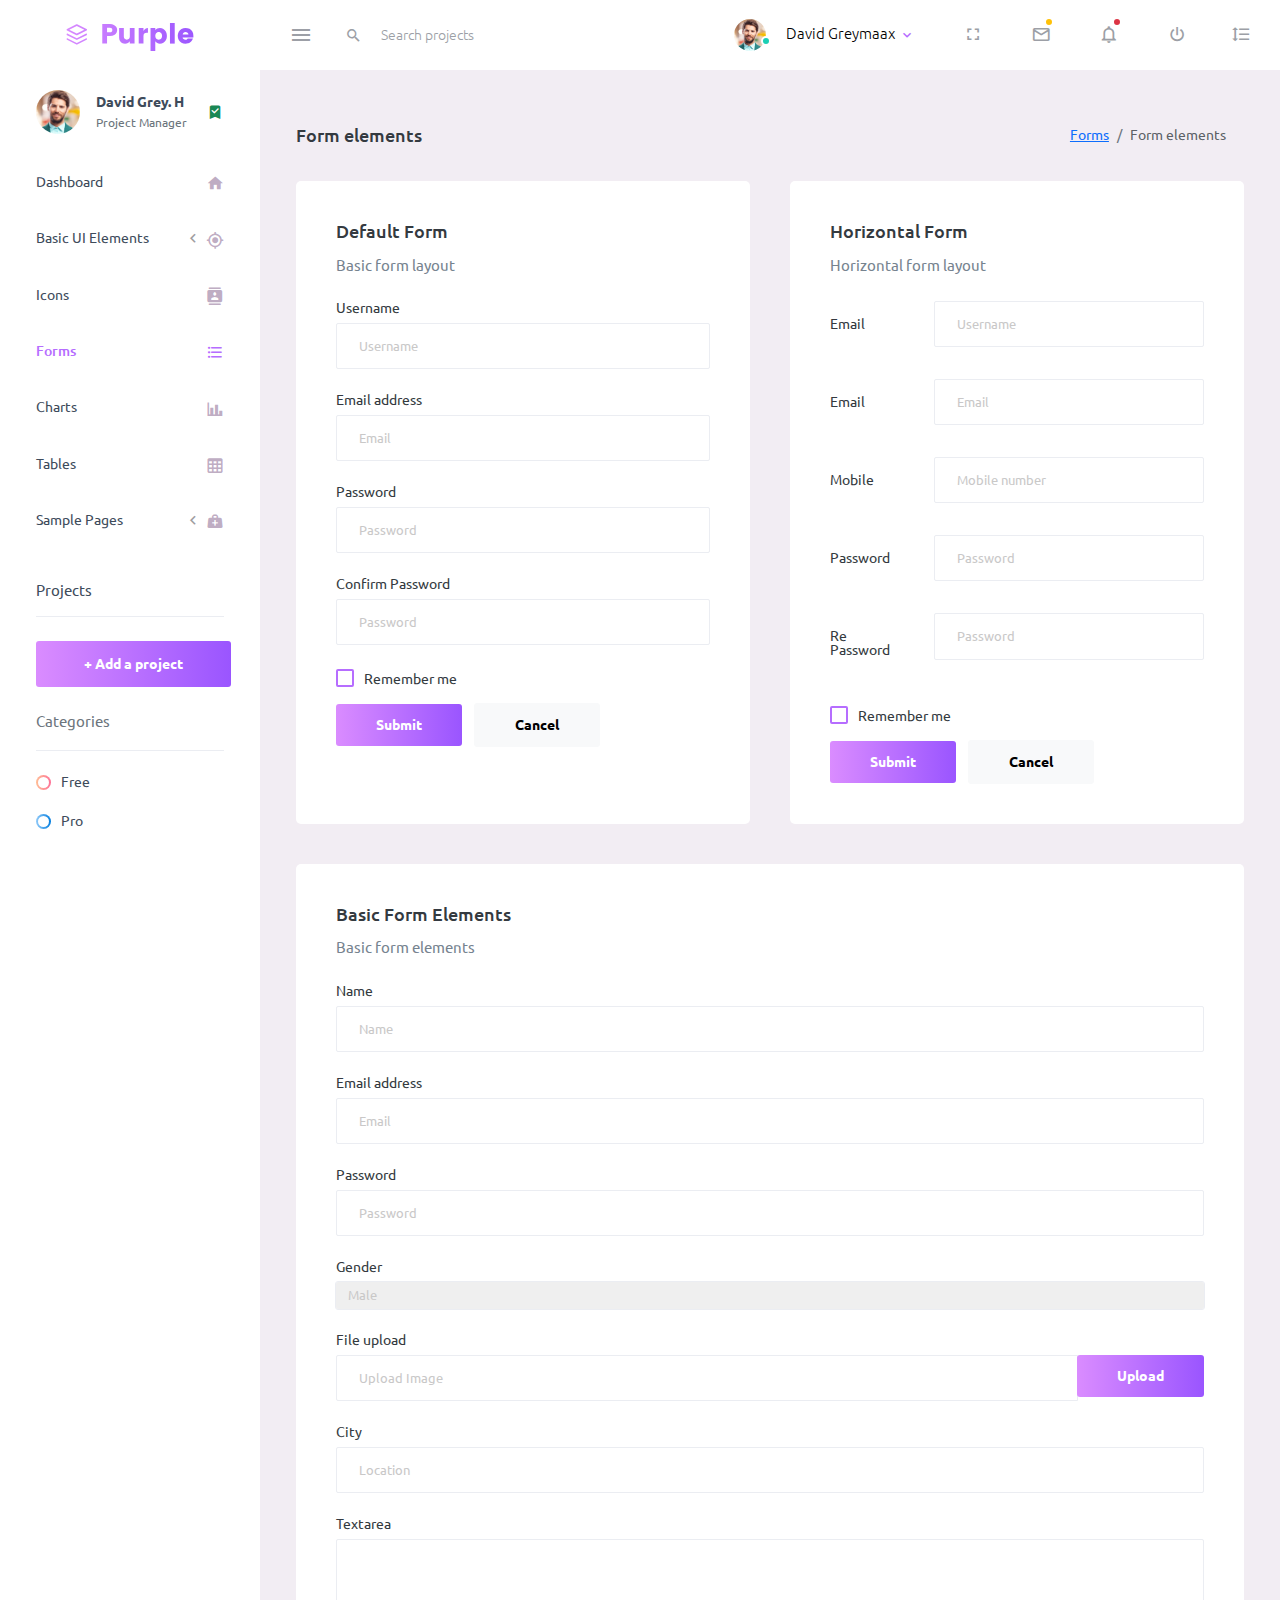
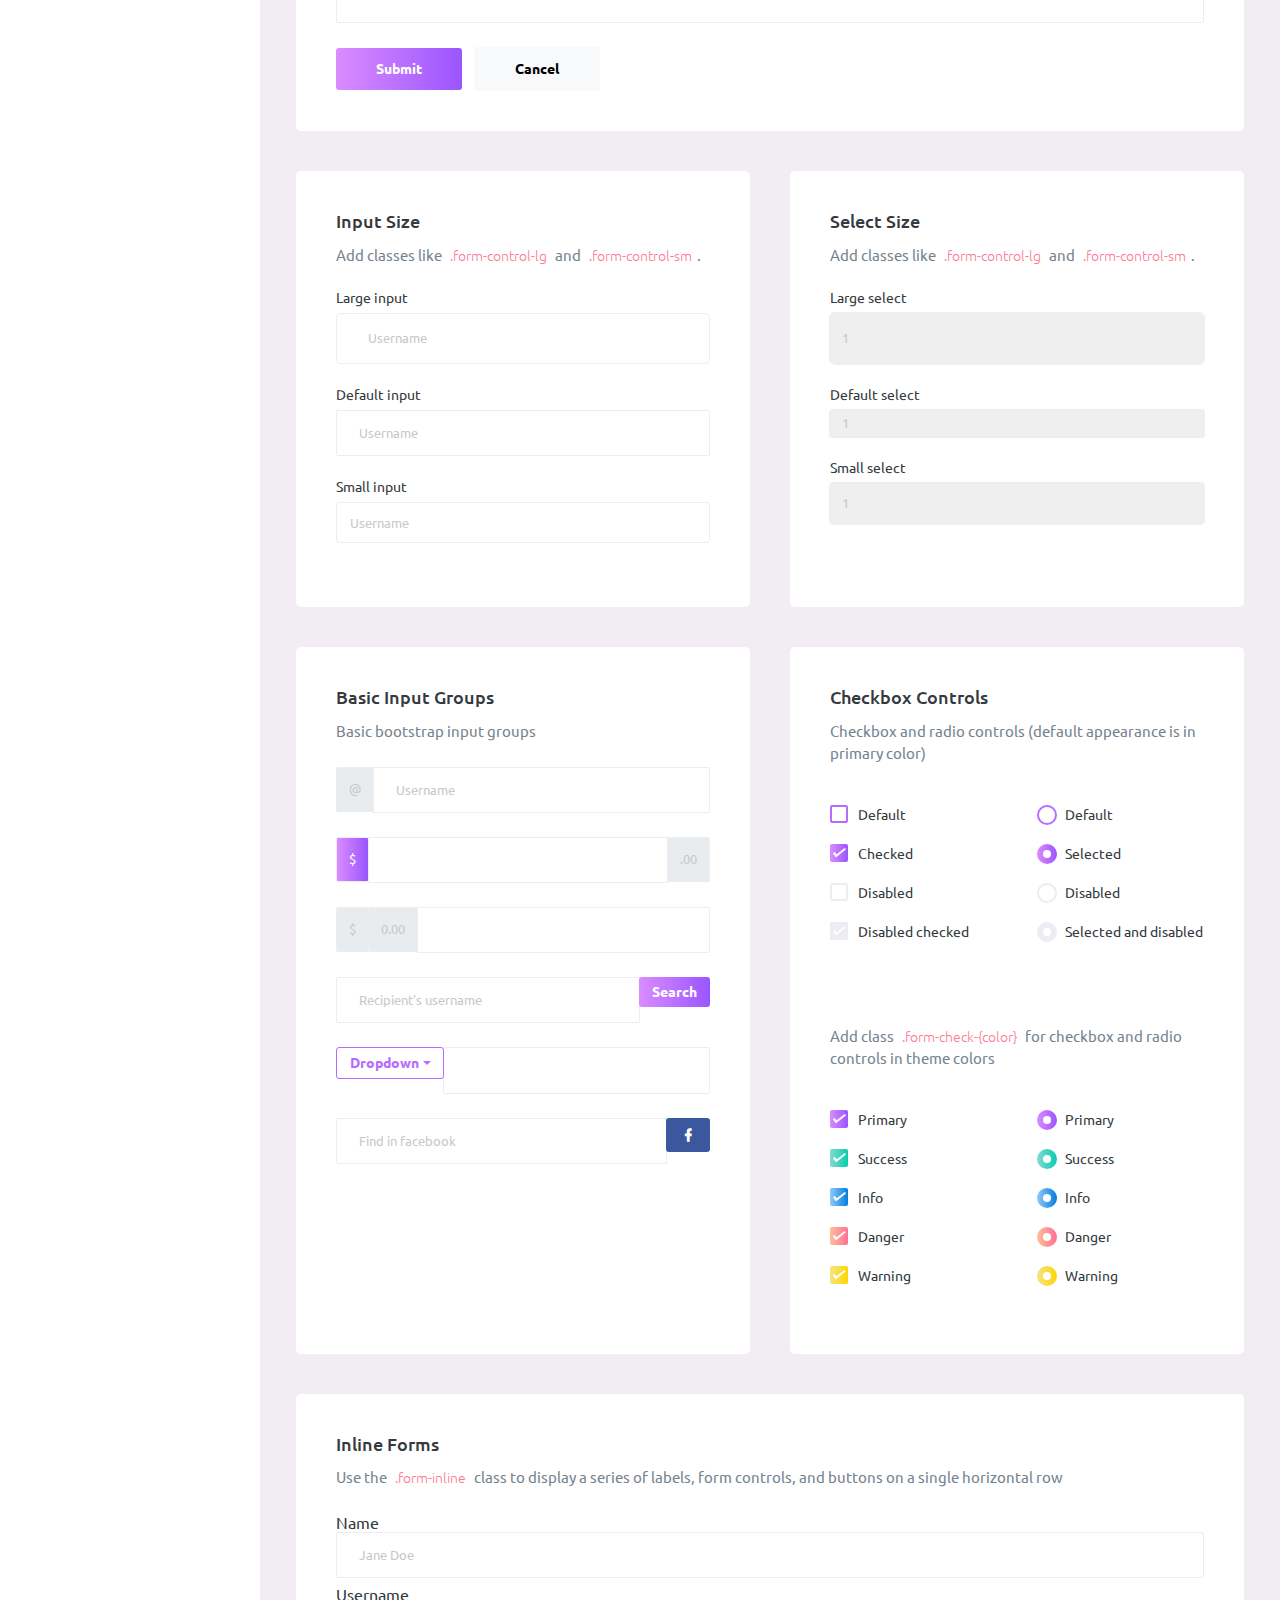
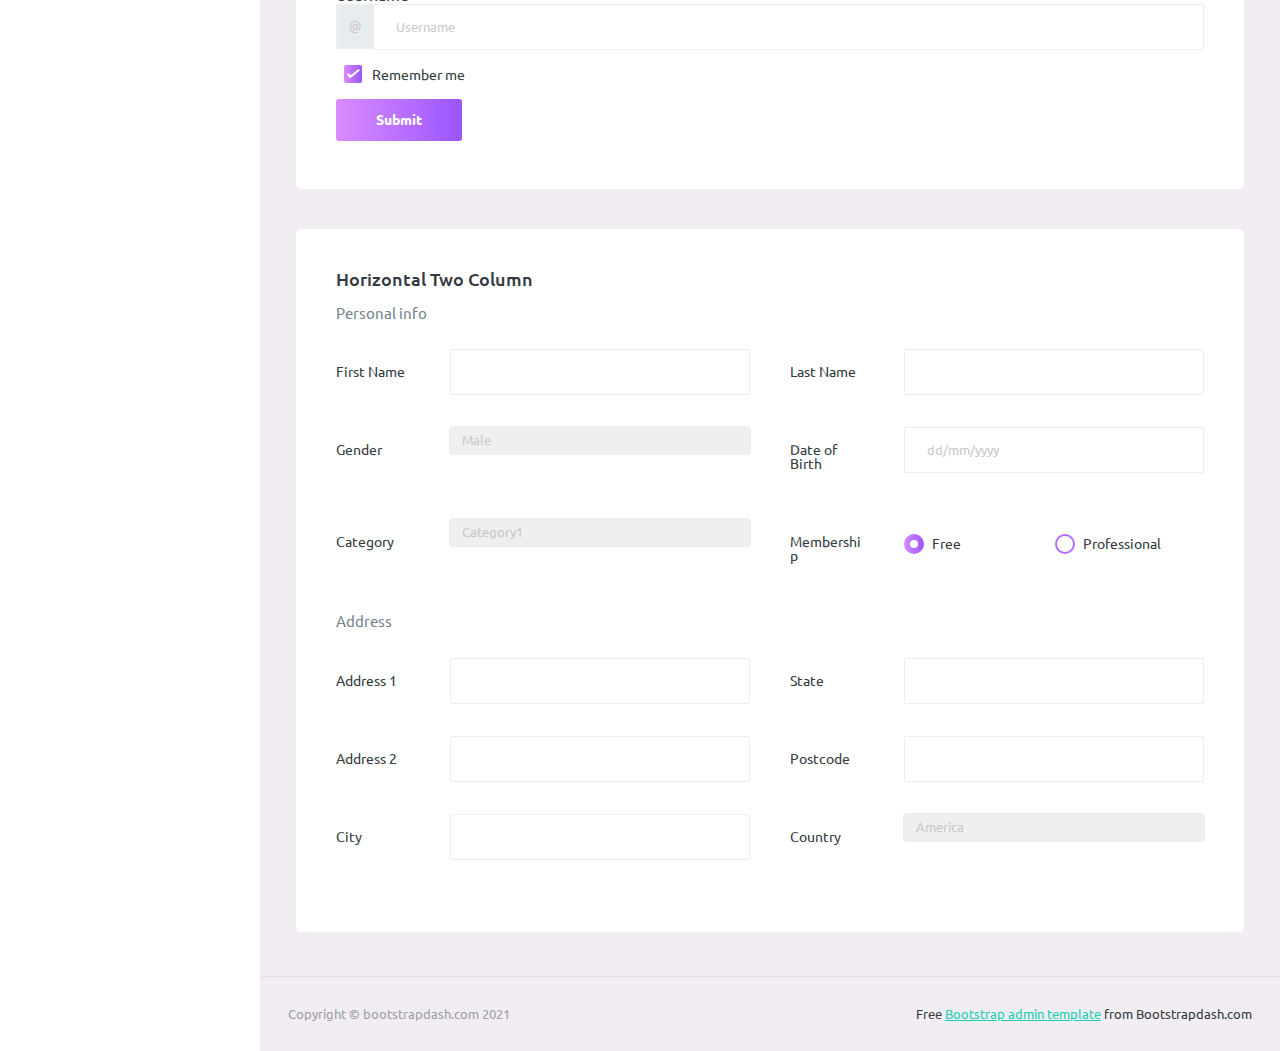
<file: pages/forms/basic_elements.html>
<!DOCTYPE html>
<html lang="en">
  <head>
    <!-- Required meta tags -->
    <meta charset="utf-8">
    <meta name="viewport" content="width=device-width, initial-scale=1, shrink-to-fit=no">
    <title>Purple Admin</title>
    <!-- plugins:css -->
    <link rel="stylesheet" href="../../assets/vendors/mdi/css/materialdesignicons.min.css">
    <link rel="stylesheet" href="../../assets/vendors/css/vendor.bundle.base.css">
    <!-- endinject -->
    <!-- Plugin css for this page -->
    <!-- End plugin css for this page -->
    <!-- inject:css -->
    <!-- endinject -->
    <!-- Layout styles -->
    <link rel="stylesheet" href="../../assets/css/style.css">
    <!-- End layout styles -->
    <link rel="shortcut icon" href="../../assets/images/favicon.ico" />
  </head>
  <body>
    <div class="container-scroller">
      <!-- partial:../../partials/_navbar.html -->
      <nav class="navbar default-layout-navbar col-lg-12 col-12 p-0 fixed-top d-flex flex-row">
        <div class="text-center navbar-brand-wrapper d-flex align-items-center justify-content-center">
          <a class="navbar-brand brand-logo" href="../../index.html"><img src="../../assets/images/logo.svg" alt="logo" /></a>
          <a class="navbar-brand brand-logo-mini" href="../../index.html"><img src="../../assets/images/logo-mini.svg" alt="logo" /></a>
        </div>
        <div class="navbar-menu-wrapper d-flex align-items-stretch">
          <button class="navbar-toggler navbar-toggler align-self-center" type="button" data-toggle="minimize">
            <span class="mdi mdi-menu"></span>
          </button>
          <div class="search-field d-none d-md-block">
            <form class="d-flex align-items-center h-100" action="#">
              <div class="input-group">
                <div class="input-group-prepend bg-transparent">
                  <i class="input-group-text border-0 mdi mdi-magnify"></i>
                </div>
                <input type="text" class="form-control bg-transparent border-0" placeholder="Search projects">
              </div>
            </form>
          </div>
          <ul class="navbar-nav navbar-nav-right">
            <li class="nav-item nav-profile dropdown">
              <a class="nav-link dropdown-toggle" id="profileDropdown" href="#" data-bs-toggle="dropdown" aria-expanded="false">
                <div class="nav-profile-img">
                  <img src="../../assets/images/faces/face1.jpg" alt="image">
                  <span class="availability-status online"></span>
                </div>
                <div class="nav-profile-text">
                  <p class="mb-1 text-black">David Greymaax</p>
                </div>
              </a>
              <div class="dropdown-menu navbar-dropdown" aria-labelledby="profileDropdown">
                <a class="dropdown-item" href="#">
                  <i class="mdi mdi-cached me-2 text-success"></i> Activity Log </a>
                <div class="dropdown-divider"></div>
                <a class="dropdown-item" href="#">
                  <i class="mdi mdi-logout me-2 text-primary"></i> Signout </a>
              </div>
            </li>
            <li class="nav-item d-none d-lg-block full-screen-link">
              <a class="nav-link">
                <i class="mdi mdi-fullscreen" id="fullscreen-button"></i>
              </a>
            </li>
            <li class="nav-item dropdown">
              <a class="nav-link count-indicator dropdown-toggle" id="messageDropdown" href="#" data-bs-toggle="dropdown" aria-expanded="false">
                <i class="mdi mdi-email-outline"></i>
                <span class="count-symbol bg-warning"></span>
              </a>
              <div class="dropdown-menu dropdown-menu-right navbar-dropdown preview-list" aria-labelledby="messageDropdown">
                <h6 class="p-3 mb-0">Messages</h6>
                <div class="dropdown-divider"></div>
                <a class="dropdown-item preview-item">
                  <div class="preview-thumbnail">
                    <img src="../../assets/images/faces/face4.jpg" alt="image" class="profile-pic">
                  </div>
                  <div class="preview-item-content d-flex align-items-start flex-column justify-content-center">
                    <h6 class="preview-subject ellipsis mb-1 font-weight-normal">Mark send you a message</h6>
                    <p class="text-gray mb-0"> 1 Minutes ago </p>
                  </div>
                </a>
                <div class="dropdown-divider"></div>
                <a class="dropdown-item preview-item">
                  <div class="preview-thumbnail">
                    <img src="../../assets/images/faces/face2.jpg" alt="image" class="profile-pic">
                  </div>
                  <div class="preview-item-content d-flex align-items-start flex-column justify-content-center">
                    <h6 class="preview-subject ellipsis mb-1 font-weight-normal">Cregh send you a message</h6>
                    <p class="text-gray mb-0"> 15 Minutes ago </p>
                  </div>
                </a>
                <div class="dropdown-divider"></div>
                <a class="dropdown-item preview-item">
                  <div class="preview-thumbnail">
                    <img src="../../assets/images/faces/face3.jpg" alt="image" class="profile-pic">
                  </div>
                  <div class="preview-item-content d-flex align-items-start flex-column justify-content-center">
                    <h6 class="preview-subject ellipsis mb-1 font-weight-normal">Profile picture updated</h6>
                    <p class="text-gray mb-0"> 18 Minutes ago </p>
                  </div>
                </a>
                <div class="dropdown-divider"></div>
                <h6 class="p-3 mb-0 text-center">4 new messages</h6>
              </div>
            </li>
            <li class="nav-item dropdown">
              <a class="nav-link count-indicator dropdown-toggle" id="notificationDropdown" href="#" data-bs-toggle="dropdown">
                <i class="mdi mdi-bell-outline"></i>
                <span class="count-symbol bg-danger"></span>
              </a>
              <div class="dropdown-menu dropdown-menu-right navbar-dropdown preview-list" aria-labelledby="notificationDropdown">
                <h6 class="p-3 mb-0">Notifications</h6>
                <div class="dropdown-divider"></div>
                <a class="dropdown-item preview-item">
                  <div class="preview-thumbnail">
                    <div class="preview-icon bg-success">
                      <i class="mdi mdi-calendar"></i>
                    </div>
                  </div>
                  <div class="preview-item-content d-flex align-items-start flex-column justify-content-center">
                    <h6 class="preview-subject font-weight-normal mb-1">Event today</h6>
                    <p class="text-gray ellipsis mb-0"> Just a reminder that you have an event today </p>
                  </div>
                </a>
                <div class="dropdown-divider"></div>
                <a class="dropdown-item preview-item">
                  <div class="preview-thumbnail">
                    <div class="preview-icon bg-warning">
                      <i class="mdi mdi-settings"></i>
                    </div>
                  </div>
                  <div class="preview-item-content d-flex align-items-start flex-column justify-content-center">
                    <h6 class="preview-subject font-weight-normal mb-1">Settings</h6>
                    <p class="text-gray ellipsis mb-0"> Update dashboard </p>
                  </div>
                </a>
                <div class="dropdown-divider"></div>
                <a class="dropdown-item preview-item">
                  <div class="preview-thumbnail">
                    <div class="preview-icon bg-info">
                      <i class="mdi mdi-link-variant"></i>
                    </div>
                  </div>
                  <div class="preview-item-content d-flex align-items-start flex-column justify-content-center">
                    <h6 class="preview-subject font-weight-normal mb-1">Launch Admin</h6>
                    <p class="text-gray ellipsis mb-0"> New admin wow! </p>
                  </div>
                </a>
                <div class="dropdown-divider"></div>
                <h6 class="p-3 mb-0 text-center">See all notifications</h6>
              </div>
            </li>
            <li class="nav-item nav-logout d-none d-lg-block">
              <a class="nav-link" href="#">
                <i class="mdi mdi-power"></i>
              </a>
            </li>
            <li class="nav-item nav-settings d-none d-lg-block">
              <a class="nav-link" href="#">
                <i class="mdi mdi-format-line-spacing"></i>
              </a>
            </li>
          </ul>
          <button class="navbar-toggler navbar-toggler-right d-lg-none align-self-center" type="button" data-toggle="offcanvas">
            <span class="mdi mdi-menu"></span>
          </button>
        </div>
      </nav>
      <!-- partial -->
      <div class="container-fluid page-body-wrapper">
        <!-- partial:../../partials/_sidebar.html -->
        <nav class="sidebar sidebar-offcanvas" id="sidebar">
          <ul class="nav">
            <li class="nav-item nav-profile">
              <a href="#" class="nav-link">
                <div class="nav-profile-image">
                  <img src="../../assets/images/faces/face1.jpg" alt="profile">
                  <span class="login-status online"></span>
                  <!--change to offline or busy as needed-->
                </div>
                <div class="nav-profile-text d-flex flex-column">
                  <span class="font-weight-bold mb-2">David Grey. H</span>
                  <span class="text-secondary text-small">Project Manager</span>
                </div>
                <i class="mdi mdi-bookmark-check text-success nav-profile-badge"></i>
              </a>
            </li>
            <li class="nav-item">
              <a class="nav-link" href="../../index.html">
                <span class="menu-title">Dashboard</span>
                <i class="mdi mdi-home menu-icon"></i>
              </a>
            </li>
            <li class="nav-item">
              <a class="nav-link" data-bs-toggle="collapse" href="#ui-basic" aria-expanded="false" aria-controls="ui-basic">
                <span class="menu-title">Basic UI Elements</span>
                <i class="menu-arrow"></i>
                <i class="mdi mdi-crosshairs-gps menu-icon"></i>
              </a>
              <div class="collapse" id="ui-basic">
                <ul class="nav flex-column sub-menu">
                  <li class="nav-item"> <a class="nav-link" href="../../pages/ui-features/buttons.html">Buttons</a></li>
                  <li class="nav-item"> <a class="nav-link" href="../../pages/ui-features/typography.html">Typography</a></li>
                </ul>
              </div>
            </li>
            <li class="nav-item">
              <a class="nav-link" href="../../pages/icons/mdi.html">
                <span class="menu-title">Icons</span>
                <i class="mdi mdi-contacts menu-icon"></i>
              </a>
            </li>
            <li class="nav-item">
              <a class="nav-link" href="../../pages/forms/basic_elements.html">
                <span class="menu-title">Forms</span>
                <i class="mdi mdi-format-list-bulleted menu-icon"></i>
              </a>
            </li>
            <li class="nav-item">
              <a class="nav-link" href="../../pages/charts/chartjs.html">
                <span class="menu-title">Charts</span>
                <i class="mdi mdi-chart-bar menu-icon"></i>
              </a>
            </li>
            <li class="nav-item">
              <a class="nav-link" href="../../pages/tables/basic-table.html">
                <span class="menu-title">Tables</span>
                <i class="mdi mdi-table-large menu-icon"></i>
              </a>
            </li>
            <li class="nav-item">
              <a class="nav-link" data-bs-toggle="collapse" href="#general-pages" aria-expanded="false" aria-controls="general-pages">
                <span class="menu-title">Sample Pages</span>
                <i class="menu-arrow"></i>
                <i class="mdi mdi-medical-bag menu-icon"></i>
              </a>
              <div class="collapse" id="general-pages">
                <ul class="nav flex-column sub-menu">
                  <li class="nav-item"> <a class="nav-link" href="../../pages/samples/blank-page.html"> Blank Page </a></li>
                  <li class="nav-item"> <a class="nav-link" href="../../pages/samples/login.html"> Login </a></li>
                  <li class="nav-item"> <a class="nav-link" href="../../pages/samples/register.html"> Register </a></li>
                  <li class="nav-item"> <a class="nav-link" href="../../pages/samples/error-404.html"> 404 </a></li>
                  <li class="nav-item"> <a class="nav-link" href="../../pages/samples/error-500.html"> 500 </a></li>
                </ul>
              </div>
            </li>
            <li class="nav-item sidebar-actions">
              <span class="nav-link">
                <div class="border-bottom">
                  <h6 class="font-weight-normal mb-3">Projects</h6>
                </div>
                <button class="btn btn-block btn-lg btn-gradient-primary mt-4">+ Add a project</button>
                <div class="mt-4">
                  <div class="border-bottom">
                    <p class="text-secondary">Categories</p>
                  </div>
                  <ul class="gradient-bullet-list mt-4">
                    <li>Free</li>
                    <li>Pro</li>
                  </ul>
                </div>
              </span>
            </li>
          </ul>
        </nav>
        <!-- partial -->
        <div class="main-panel">
          <div class="content-wrapper">
            <div class="page-header">
              <h3 class="page-title"> Form elements </h3>
              <nav aria-label="breadcrumb">
                <ol class="breadcrumb">
                  <li class="breadcrumb-item"><a href="#">Forms</a></li>
                  <li class="breadcrumb-item active" aria-current="page">Form elements</li>
                </ol>
              </nav>
            </div>
            <div class="row">
              <div class="col-md-6 grid-margin stretch-card">
                <div class="card">
                  <div class="card-body">
                    <h4 class="card-title">Default form</h4>
                    <p class="card-description"> Basic form layout </p>
                    <form class="forms-sample">
                      <div class="form-group">
                        <label for="exampleInputUsername1">Username</label>
                        <input type="text" class="form-control" id="exampleInputUsername1" placeholder="Username">
                      </div>
                      <div class="form-group">
                        <label for="exampleInputEmail1">Email address</label>
                        <input type="email" class="form-control" id="exampleInputEmail1" placeholder="Email">
                      </div>
                      <div class="form-group">
                        <label for="exampleInputPassword1">Password</label>
                        <input type="password" class="form-control" id="exampleInputPassword1" placeholder="Password">
                      </div>
                      <div class="form-group">
                        <label for="exampleInputConfirmPassword1">Confirm Password</label>
                        <input type="password" class="form-control" id="exampleInputConfirmPassword1" placeholder="Password">
                      </div>
                      <div class="form-check form-check-flat form-check-primary">
                        <label class="form-check-label">
                          <input type="checkbox" class="form-check-input"> Remember me </label>
                      </div>
                      <button type="submit" class="btn btn-gradient-primary me-2">Submit</button>
                      <button class="btn btn-light">Cancel</button>
                    </form>
                  </div>
                </div>
              </div>
              <div class="col-md-6 grid-margin stretch-card">
                <div class="card">
                  <div class="card-body">
                    <h4 class="card-title">Horizontal Form</h4>
                    <p class="card-description"> Horizontal form layout </p>
                    <form class="forms-sample">
                      <div class="form-group row">
                        <label for="exampleInputUsername2" class="col-sm-3 col-form-label">Email</label>
                        <div class="col-sm-9">
                          <input type="text" class="form-control" id="exampleInputUsername2" placeholder="Username">
                        </div>
                      </div>
                      <div class="form-group row">
                        <label for="exampleInputEmail2" class="col-sm-3 col-form-label">Email</label>
                        <div class="col-sm-9">
                          <input type="email" class="form-control" id="exampleInputEmail2" placeholder="Email">
                        </div>
                      </div>
                      <div class="form-group row">
                        <label for="exampleInputMobile" class="col-sm-3 col-form-label">Mobile</label>
                        <div class="col-sm-9">
                          <input type="text" class="form-control" id="exampleInputMobile" placeholder="Mobile number">
                        </div>
                      </div>
                      <div class="form-group row">
                        <label for="exampleInputPassword2" class="col-sm-3 col-form-label">Password</label>
                        <div class="col-sm-9">
                          <input type="password" class="form-control" id="exampleInputPassword2" placeholder="Password">
                        </div>
                      </div>
                      <div class="form-group row">
                        <label for="exampleInputConfirmPassword2" class="col-sm-3 col-form-label">Re Password</label>
                        <div class="col-sm-9">
                          <input type="password" class="form-control" id="exampleInputConfirmPassword2" placeholder="Password">
                        </div>
                      </div>
                      <div class="form-check form-check-flat form-check-primary">
                        <label class="form-check-label">
                          <input type="checkbox" class="form-check-input"> Remember me </label>
                      </div>
                      <button type="submit" class="btn btn-gradient-primary me-2">Submit</button>
                      <button class="btn btn-light">Cancel</button>
                    </form>
                  </div>
                </div>
              </div>
              <div class="col-12 grid-margin stretch-card">
                <div class="card">
                  <div class="card-body">
                    <h4 class="card-title">Basic form elements</h4>
                    <p class="card-description"> Basic form elements </p>
                    <form class="forms-sample">
                      <div class="form-group">
                        <label for="exampleInputName1">Name</label>
                        <input type="text" class="form-control" id="exampleInputName1" placeholder="Name">
                      </div>
                      <div class="form-group">
                        <label for="exampleInputEmail3">Email address</label>
                        <input type="email" class="form-control" id="exampleInputEmail3" placeholder="Email">
                      </div>
                      <div class="form-group">
                        <label for="exampleInputPassword4">Password</label>
                        <input type="password" class="form-control" id="exampleInputPassword4" placeholder="Password">
                      </div>
                      <div class="form-group">
                        <label for="exampleSelectGender">Gender</label>
                        <select class="form-control" id="exampleSelectGender">
                          <option>Male</option>
                          <option>Female</option>
                        </select>
                      </div>
                      <div class="form-group">
                        <label>File upload</label>
                        <input type="file" name="img[]" class="file-upload-default">
                        <div class="input-group col-xs-12">
                          <input type="text" class="form-control file-upload-info" disabled placeholder="Upload Image">
                          <span class="input-group-append">
                            <button class="file-upload-browse btn btn-gradient-primary" type="button">Upload</button>
                          </span>
                        </div>
                      </div>
                      <div class="form-group">
                        <label for="exampleInputCity1">City</label>
                        <input type="text" class="form-control" id="exampleInputCity1" placeholder="Location">
                      </div>
                      <div class="form-group">
                        <label for="exampleTextarea1">Textarea</label>
                        <textarea class="form-control" id="exampleTextarea1" rows="4"></textarea>
                      </div>
                      <button type="submit" class="btn btn-gradient-primary me-2">Submit</button>
                      <button class="btn btn-light">Cancel</button>
                    </form>
                  </div>
                </div>
              </div>
              <div class="col-md-6 grid-margin stretch-card">
                <div class="card">
                  <div class="card-body">
                    <h4 class="card-title">Input size</h4>
                    <p class="card-description"> Add classes like <code>.form-control-lg</code> and <code>.form-control-sm</code>. </p>
                    <div class="form-group">
                      <label>Large input</label>
                      <input type="text" class="form-control form-control-lg" placeholder="Username" aria-label="Username">
                    </div>
                    <div class="form-group">
                      <label>Default input</label>
                      <input type="text" class="form-control" placeholder="Username" aria-label="Username">
                    </div>
                    <div class="form-group">
                      <label>Small input</label>
                      <input type="text" class="form-control form-control-sm" placeholder="Username" aria-label="Username">
                    </div>
                  </div>
                </div>
              </div>
              <div class="col-md-6 grid-margin stretch-card">
                <div class="card">
                  <div class="card-body">
                    <h4 class="card-title">Select size</h4>
                    <p class="card-description"> Add classes like <code>.form-control-lg</code> and <code>.form-control-sm</code>. </p>
                    <div class="form-group">
                      <label for="exampleFormControlSelect1">Large select</label>
                      <select class="form-control form-control-lg" id="exampleFormControlSelect1">
                        <option>1</option>
                        <option>2</option>
                        <option>3</option>
                        <option>4</option>
                        <option>5</option>
                      </select>
                    </div>
                    <div class="form-group">
                      <label for="exampleFormControlSelect2">Default select</label>
                      <select class="form-control" id="exampleFormControlSelect2">
                        <option>1</option>
                        <option>2</option>
                        <option>3</option>
                        <option>4</option>
                        <option>5</option>
                      </select>
                    </div>
                    <div class="form-group">
                      <label for="exampleFormControlSelect3">Small select</label>
                      <select class="form-control form-control-sm" id="exampleFormControlSelect3">
                        <option>1</option>
                        <option>2</option>
                        <option>3</option>
                        <option>4</option>
                        <option>5</option>
                      </select>
                    </div>
                  </div>
                </div>
              </div>
              <div class="col-md-6 grid-margin stretch-card">
                <div class="card">
                  <div class="card-body">
                    <h4 class="card-title">Basic input groups</h4>
                    <p class="card-description"> Basic bootstrap input groups </p>
                    <div class="form-group">
                      <div class="input-group">
                        <div class="input-group-prepend">
                          <span class="input-group-text">@</span>
                        </div>
                        <input type="text" class="form-control" placeholder="Username" aria-label="Username" aria-describedby="basic-addon1">
                      </div>
                    </div>
                    <div class="form-group">
                      <div class="input-group">
                        <div class="input-group-prepend">
                          <span class="input-group-text bg-gradient-primary text-white">$</span>
                        </div>
                        <input type="text" class="form-control" aria-label="Amount (to the nearest dollar)">
                        <div class="input-group-append">
                          <span class="input-group-text">.00</span>
                        </div>
                      </div>
                    </div>
                    <div class="form-group">
                      <div class="input-group">
                        <div class="input-group-prepend">
                          <span class="input-group-text">$</span>
                        </div>
                        <div class="input-group-prepend">
                          <span class="input-group-text">0.00</span>
                        </div>
                        <input type="text" class="form-control" aria-label="Amount (to the nearest dollar)">
                      </div>
                    </div>
                    <div class="form-group">
                      <div class="input-group">
                        <input type="text" class="form-control" placeholder="Recipient's username" aria-label="Recipient's username" aria-describedby="basic-addon2">
                        <div class="input-group-append">
                          <button class="btn btn-sm btn-gradient-primary" type="button">Search</button>
                        </div>
                      </div>
                    </div>
                    <div class="form-group">
                      <div class="input-group">
                        <div class="input-group-prepend">
                          <button class="btn btn-sm btn-outline-primary dropdown-toggle" type="button" data-bs-toggle="dropdown" aria-haspopup="true" aria-expanded="false">Dropdown</button>
                          <div class="dropdown-menu">
                            <a class="dropdown-item" href="#">Action</a>
                            <a class="dropdown-item" href="#">Another action</a>
                            <a class="dropdown-item" href="#">Something else here</a>
                            <div role="separator" class="dropdown-divider"></div>
                            <a class="dropdown-item" href="#">Separated link</a>
                          </div>
                        </div>
                        <input type="text" class="form-control" aria-label="Text input with dropdown button">
                      </div>
                    </div>
                    <div class="form-group">
                      <div class="input-group">
                        <input type="text" class="form-control" placeholder="Find in facebook" aria-label="Recipient's username" aria-describedby="basic-addon2">
                        <div class="input-group-append">
                          <button class="btn btn-sm btn-facebook" type="button">
                            <i class="mdi mdi-facebook"></i>
                          </button>
                        </div>
                      </div>
                    </div>
                  </div>
                </div>
              </div>
              <div class="col-md-6 grid-margin stretch-card">
                <div class="card">
                  <div class="card-body">
                    <h4 class="card-title">Checkbox Controls</h4>
                    <p class="card-description">Checkbox and radio controls (default appearance is in primary color)</p>
                    <form>
                      <div class="row">
                        <div class="col-md-6">
                          <div class="form-group">
                            <div class="form-check">
                              <label class="form-check-label">
                                <input type="checkbox" class="form-check-input"> Default </label>
                            </div>
                            <div class="form-check">
                              <label class="form-check-label">
                                <input type="checkbox" class="form-check-input" checked> Checked </label>
                            </div>
                            <div class="form-check">
                              <label class="form-check-label">
                                <input type="checkbox" class="form-check-input" disabled> Disabled </label>
                            </div>
                            <div class="form-check">
                              <label class="form-check-label">
                                <input type="checkbox" class="form-check-input" disabled checked> Disabled checked </label>
                            </div>
                          </div>
                        </div>
                        <div class="col-md-6">
                          <div class="form-group">
                            <div class="form-check">
                              <label class="form-check-label">
                                <input type="radio" class="form-check-input" name="optionsRadios" id="optionsRadios1" value=""> Default </label>
                            </div>
                            <div class="form-check">
                              <label class="form-check-label">
                                <input type="radio" class="form-check-input" name="optionsRadios" id="optionsRadios2" value="option2" checked> Selected </label>
                            </div>
                            <div class="form-check">
                              <label class="form-check-label">
                                <input type="radio" class="form-check-input" name="optionsRadios2" id="optionsRadios3" value="option3" disabled> Disabled </label>
                            </div>
                            <div class="form-check">
                              <label class="form-check-label">
                                <input type="radio" class="form-check-input" name="optionsRadio2" id="optionsRadios4" value="option4" disabled checked> Selected and disabled </label>
                            </div>
                          </div>
                        </div>
                      </div>
                    </form>
                  </div>
                  <div class="card-body">
                    <p class="card-description">Add class <code>.form-check-{color}</code> for checkbox and radio controls in theme colors</p>
                    <form>
                      <div class="row">
                        <div class="col-md-6">
                          <div class="form-group">
                            <div class="form-check form-check-primary">
                              <label class="form-check-label">
                                <input type="checkbox" class="form-check-input" checked> Primary </label>
                            </div>
                            <div class="form-check form-check-success">
                              <label class="form-check-label">
                                <input type="checkbox" class="form-check-input" checked> Success </label>
                            </div>
                            <div class="form-check form-check-info">
                              <label class="form-check-label">
                                <input type="checkbox" class="form-check-input" checked> Info </label>
                            </div>
                            <div class="form-check form-check-danger">
                              <label class="form-check-label">
                                <input type="checkbox" class="form-check-input" checked> Danger </label>
                            </div>
                            <div class="form-check form-check-warning">
                              <label class="form-check-label">
                                <input type="checkbox" class="form-check-input" checked> Warning </label>
                            </div>
                          </div>
                        </div>
                        <div class="col-md-6">
                          <div class="form-group">
                            <div class="form-check form-check-primary">
                              <label class="form-check-label">
                                <input type="radio" class="form-check-input" name="ExampleRadio1" id="ExampleRadio1" checked> Primary </label>
                            </div>
                            <div class="form-check form-check-success">
                              <label class="form-check-label">
                                <input type="radio" class="form-check-input" name="ExampleRadio2" id="ExampleRadio2" checked> Success </label>
                            </div>
                            <div class="form-check form-check-info">
                              <label class="form-check-label">
                                <input type="radio" class="form-check-input" name="ExampleRadio3" id="ExampleRadio3" checked> Info </label>
                            </div>
                            <div class="form-check form-check-danger">
                              <label class="form-check-label">
                                <input type="radio" class="form-check-input" name="ExampleRadio4" id="ExampleRadio4" checked> Danger </label>
                            </div>
                            <div class="form-check form-check-warning">
                              <label class="form-check-label">
                                <input type="radio" class="form-check-input" name="ExampleRadio5" id="ExampleRadio5" checked> Warning </label>
                            </div>
                          </div>
                        </div>
                      </div>
                    </form>
                  </div>
                </div>
              </div>
              <div class="col-12 grid-margin stretch-card">
                <div class="card">
                  <div class="card-body">
                    <h4 class="card-title">Inline forms</h4>
                    <p class="card-description"> Use the <code>.form-inline</code> class to display a series of labels, form controls, and buttons on a single horizontal row </p>
                    <form class="form-inline">
                      <label class="sr-only" for="inlineFormInputName2">Name</label>
                      <input type="text" class="form-control mb-2 mr-sm-2" id="inlineFormInputName2" placeholder="Jane Doe">
                      <label class="sr-only" for="inlineFormInputGroupUsername2">Username</label>
                      <div class="input-group mb-2 mr-sm-2">
                        <div class="input-group-prepend">
                          <div class="input-group-text">@</div>
                        </div>
                        <input type="text" class="form-control" id="inlineFormInputGroupUsername2" placeholder="Username">
                      </div>
                      <div class="form-check mx-sm-2">
                        <label class="form-check-label">
                          <input type="checkbox" class="form-check-input" checked> Remember me </label>
                      </div>
                      <button type="submit" class="btn btn-gradient-primary mb-2">Submit</button>
                    </form>
                  </div>
                </div>
              </div>
              <div class="col-12">
                <div class="card">
                  <div class="card-body">
                    <h4 class="card-title">Horizontal Two column</h4>
                    <form class="form-sample">
                      <p class="card-description"> Personal info </p>
                      <div class="row">
                        <div class="col-md-6">
                          <div class="form-group row">
                            <label class="col-sm-3 col-form-label">First Name</label>
                            <div class="col-sm-9">
                              <input type="text" class="form-control" />
                            </div>
                          </div>
                        </div>
                        <div class="col-md-6">
                          <div class="form-group row">
                            <label class="col-sm-3 col-form-label">Last Name</label>
                            <div class="col-sm-9">
                              <input type="text" class="form-control" />
                            </div>
                          </div>
                        </div>
                      </div>
                      <div class="row">
                        <div class="col-md-6">
                          <div class="form-group row">
                            <label class="col-sm-3 col-form-label">Gender</label>
                            <div class="col-sm-9">
                              <select class="form-control">
                                <option>Male</option>
                                <option>Female</option>
                              </select>
                            </div>
                          </div>
                        </div>
                        <div class="col-md-6">
                          <div class="form-group row">
                            <label class="col-sm-3 col-form-label">Date of Birth</label>
                            <div class="col-sm-9">
                              <input class="form-control" placeholder="dd/mm/yyyy" />
                            </div>
                          </div>
                        </div>
                      </div>
                      <div class="row">
                        <div class="col-md-6">
                          <div class="form-group row">
                            <label class="col-sm-3 col-form-label">Category</label>
                            <div class="col-sm-9">
                              <select class="form-control">
                                <option>Category1</option>
                                <option>Category2</option>
                                <option>Category3</option>
                                <option>Category4</option>
                              </select>
                            </div>
                          </div>
                        </div>
                        <div class="col-md-6">
                          <div class="form-group row">
                            <label class="col-sm-3 col-form-label">Membership</label>
                            <div class="col-sm-4">
                              <div class="form-check">
                                <label class="form-check-label">
                                  <input type="radio" class="form-check-input" name="membershipRadios" id="membershipRadios1" value="" checked> Free </label>
                              </div>
                            </div>
                            <div class="col-sm-5">
                              <div class="form-check">
                                <label class="form-check-label">
                                  <input type="radio" class="form-check-input" name="membershipRadios" id="membershipRadios2" value="option2"> Professional </label>
                              </div>
                            </div>
                          </div>
                        </div>
                      </div>
                      <p class="card-description"> Address </p>
                      <div class="row">
                        <div class="col-md-6">
                          <div class="form-group row">
                            <label class="col-sm-3 col-form-label">Address 1</label>
                            <div class="col-sm-9">
                              <input type="text" class="form-control" />
                            </div>
                          </div>
                        </div>
                        <div class="col-md-6">
                          <div class="form-group row">
                            <label class="col-sm-3 col-form-label">State</label>
                            <div class="col-sm-9">
                              <input type="text" class="form-control" />
                            </div>
                          </div>
                        </div>
                      </div>
                      <div class="row">
                        <div class="col-md-6">
                          <div class="form-group row">
                            <label class="col-sm-3 col-form-label">Address 2</label>
                            <div class="col-sm-9">
                              <input type="text" class="form-control" />
                            </div>
                          </div>
                        </div>
                        <div class="col-md-6">
                          <div class="form-group row">
                            <label class="col-sm-3 col-form-label">Postcode</label>
                            <div class="col-sm-9">
                              <input type="text" class="form-control" />
                            </div>
                          </div>
                        </div>
                      </div>
                      <div class="row">
                        <div class="col-md-6">
                          <div class="form-group row">
                            <label class="col-sm-3 col-form-label">City</label>
                            <div class="col-sm-9">
                              <input type="text" class="form-control" />
                            </div>
                          </div>
                        </div>
                        <div class="col-md-6">
                          <div class="form-group row">
                            <label class="col-sm-3 col-form-label">Country</label>
                            <div class="col-sm-9">
                              <select class="form-control">
                                <option>America</option>
                                <option>Italy</option>
                                <option>Russia</option>
                                <option>Britain</option>
                              </select>
                            </div>
                          </div>
                        </div>
                      </div>
                    </form>
                  </div>
                </div>
              </div>
            </div>
          </div>
          <!-- content-wrapper ends -->
          <!-- partial:../../partials/_footer.html -->
          <footer class="footer">
            <div class="container-fluid d-flex justify-content-between">
              <span class="text-muted d-block text-center text-sm-start d-sm-inline-block">Copyright © bootstrapdash.com 2021</span>
              <span class="float-none float-sm-end mt-1 mt-sm-0 text-end"> Free <a href="https://www.bootstrapdash.com/bootstrap-admin-template/" target="_blank">Bootstrap admin template</a> from Bootstrapdash.com</span>
            </div>
          </footer>
          <!-- partial -->
        </div>
        <!-- main-panel ends -->
      </div>
      <!-- page-body-wrapper ends -->
    </div>
    <!-- container-scroller -->
    <!-- plugins:js -->
    <script src="../../assets/vendors/js/vendor.bundle.base.js"></script>
    <!-- endinject -->
    <!-- Plugin js for this page -->
    <!-- End plugin js for this page -->
    <!-- inject:js -->
    <script src="../../assets/js/off-canvas.js"></script>
    <script src="../../assets/js/hoverable-collapse.js"></script>
    <script src="../../assets/js/misc.js"></script>
    <!-- endinject -->
    <!-- Custom js for this page -->
    <script src="../../assets/js/file-upload.js"></script>
    <!-- End custom js for this page -->
  </body>
</html>
</file>
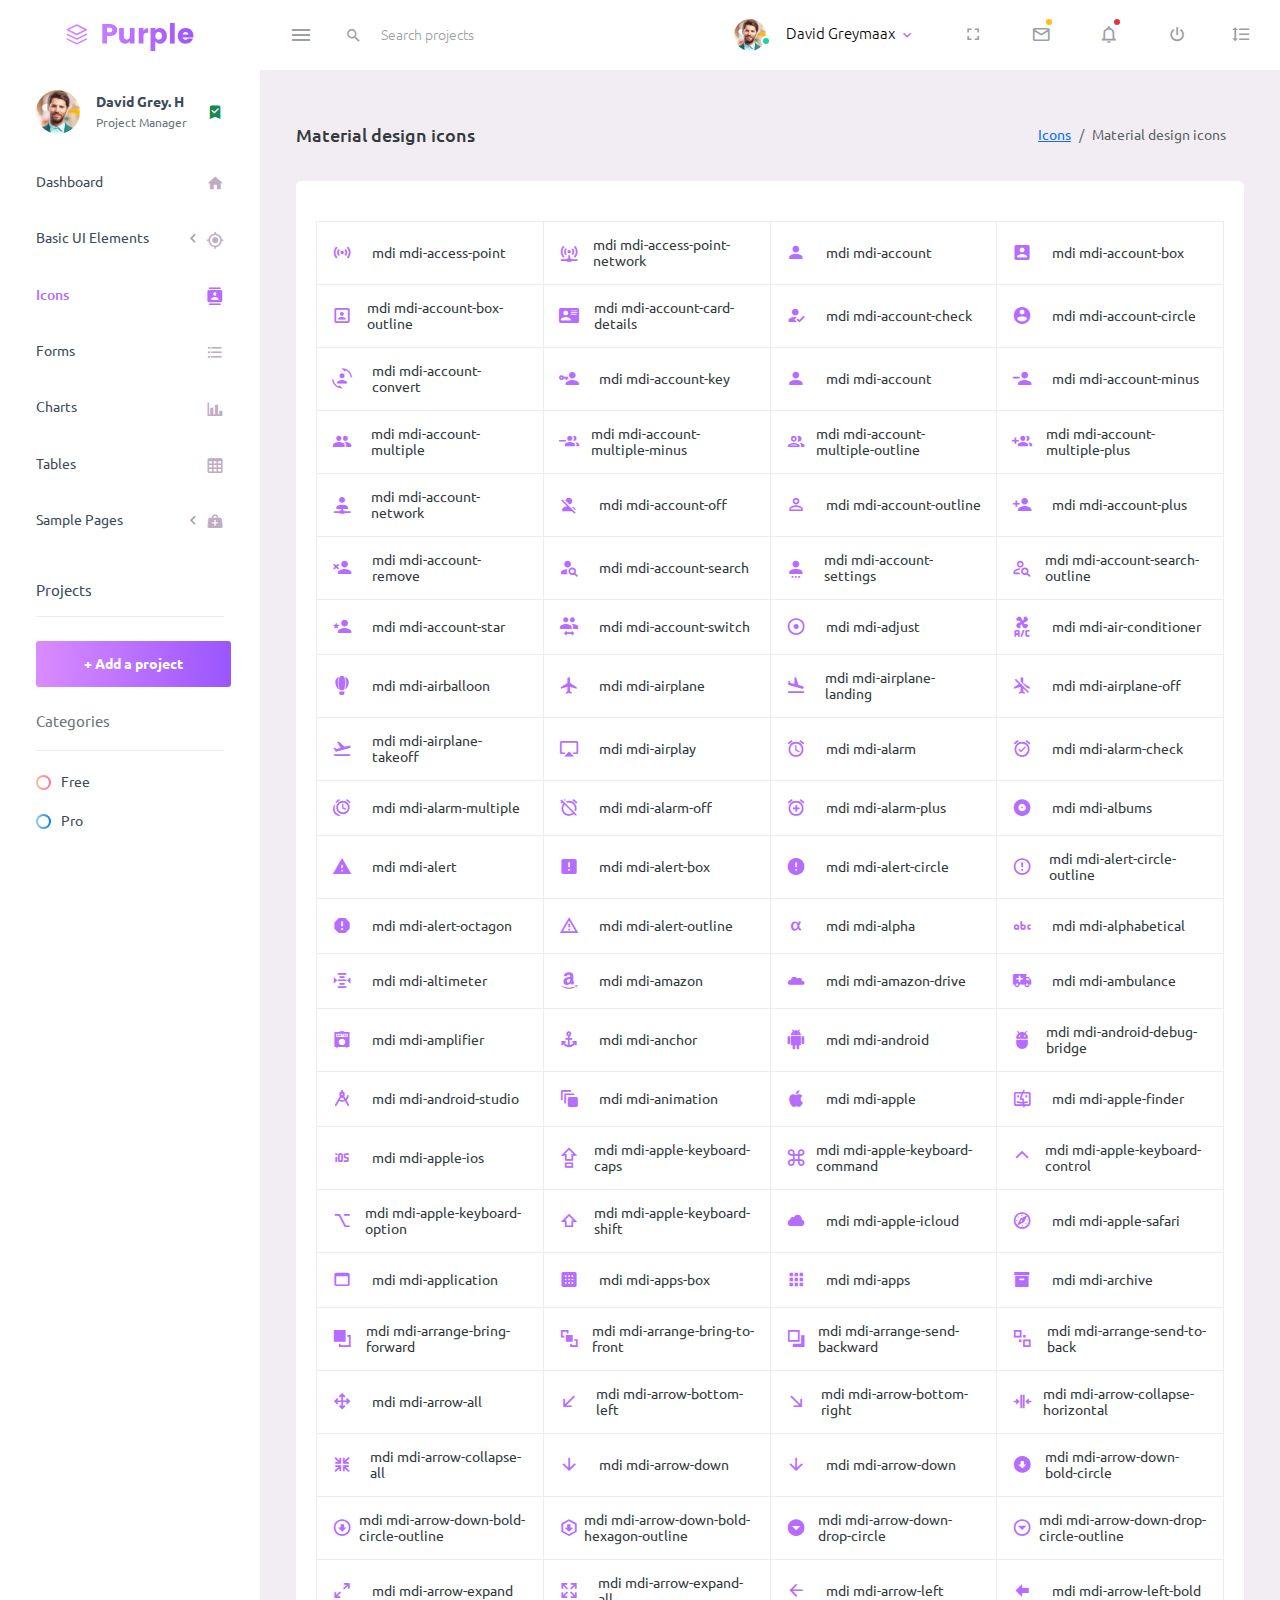
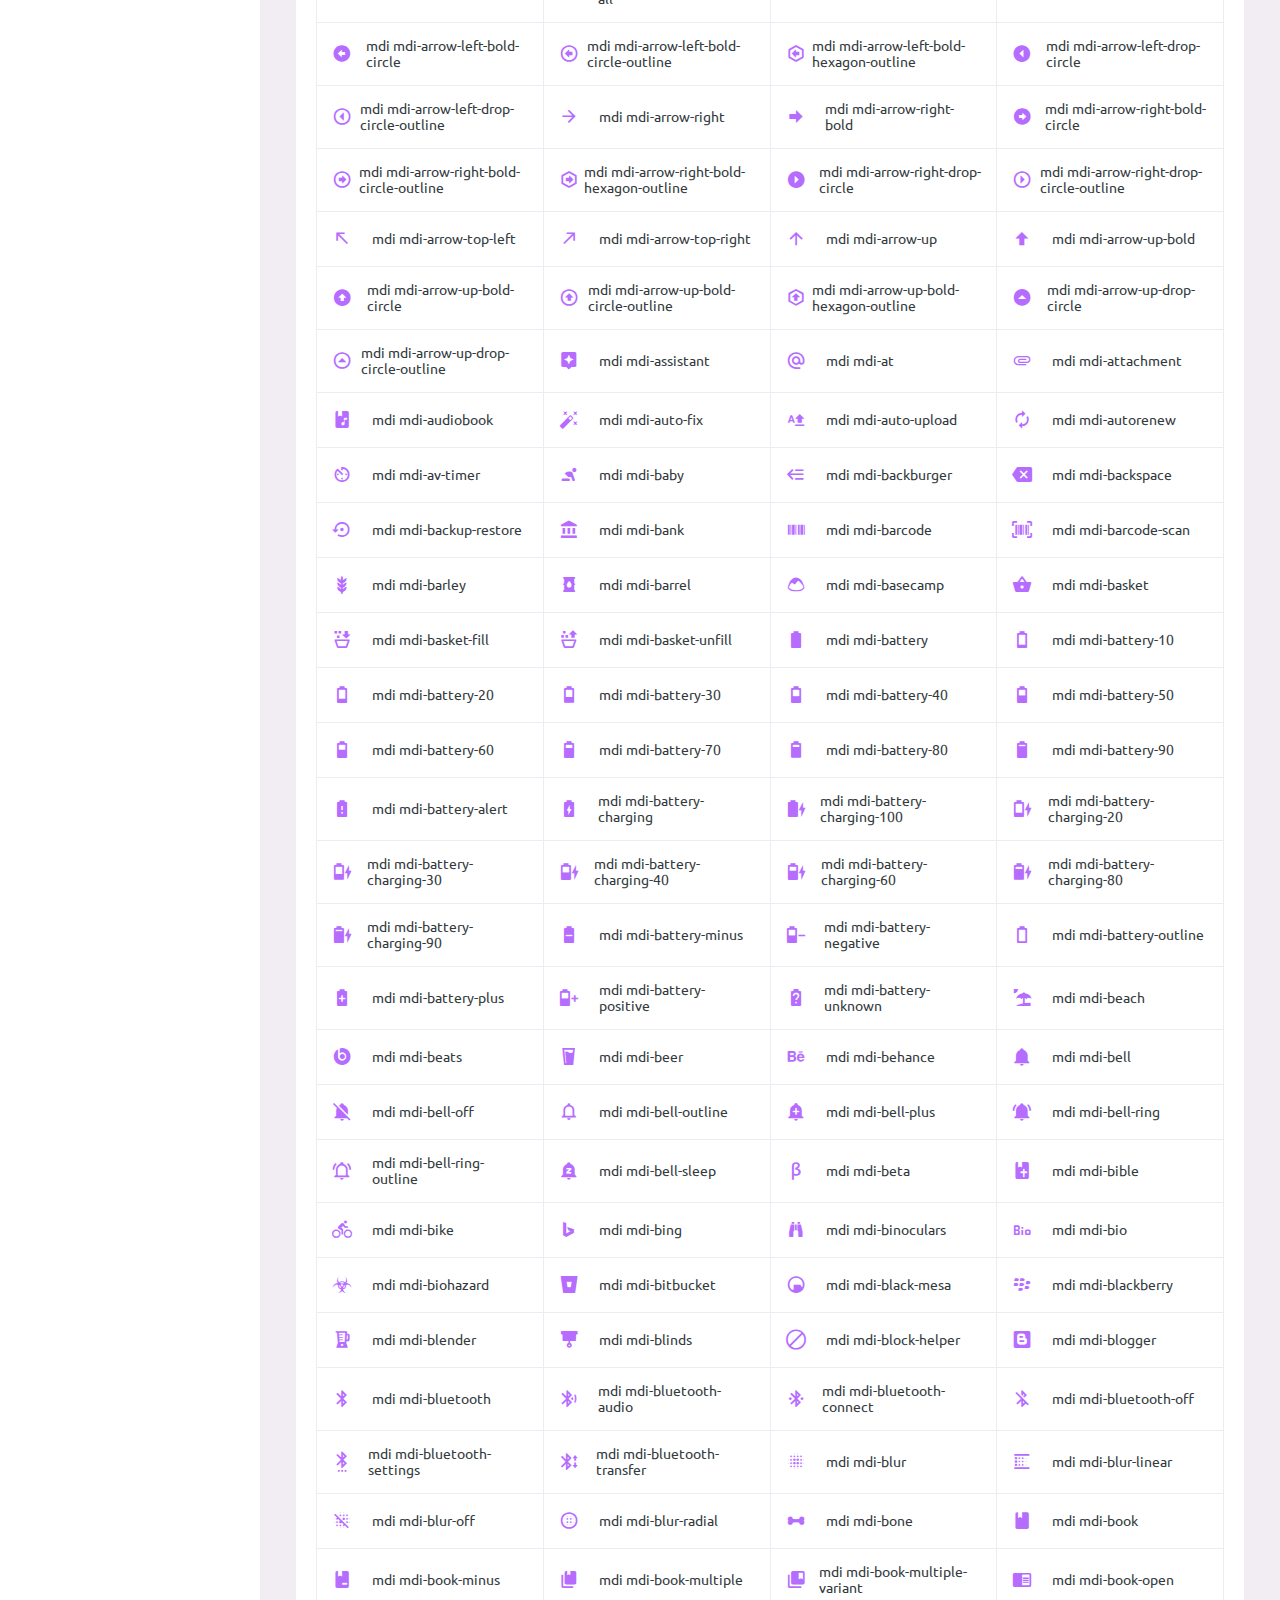
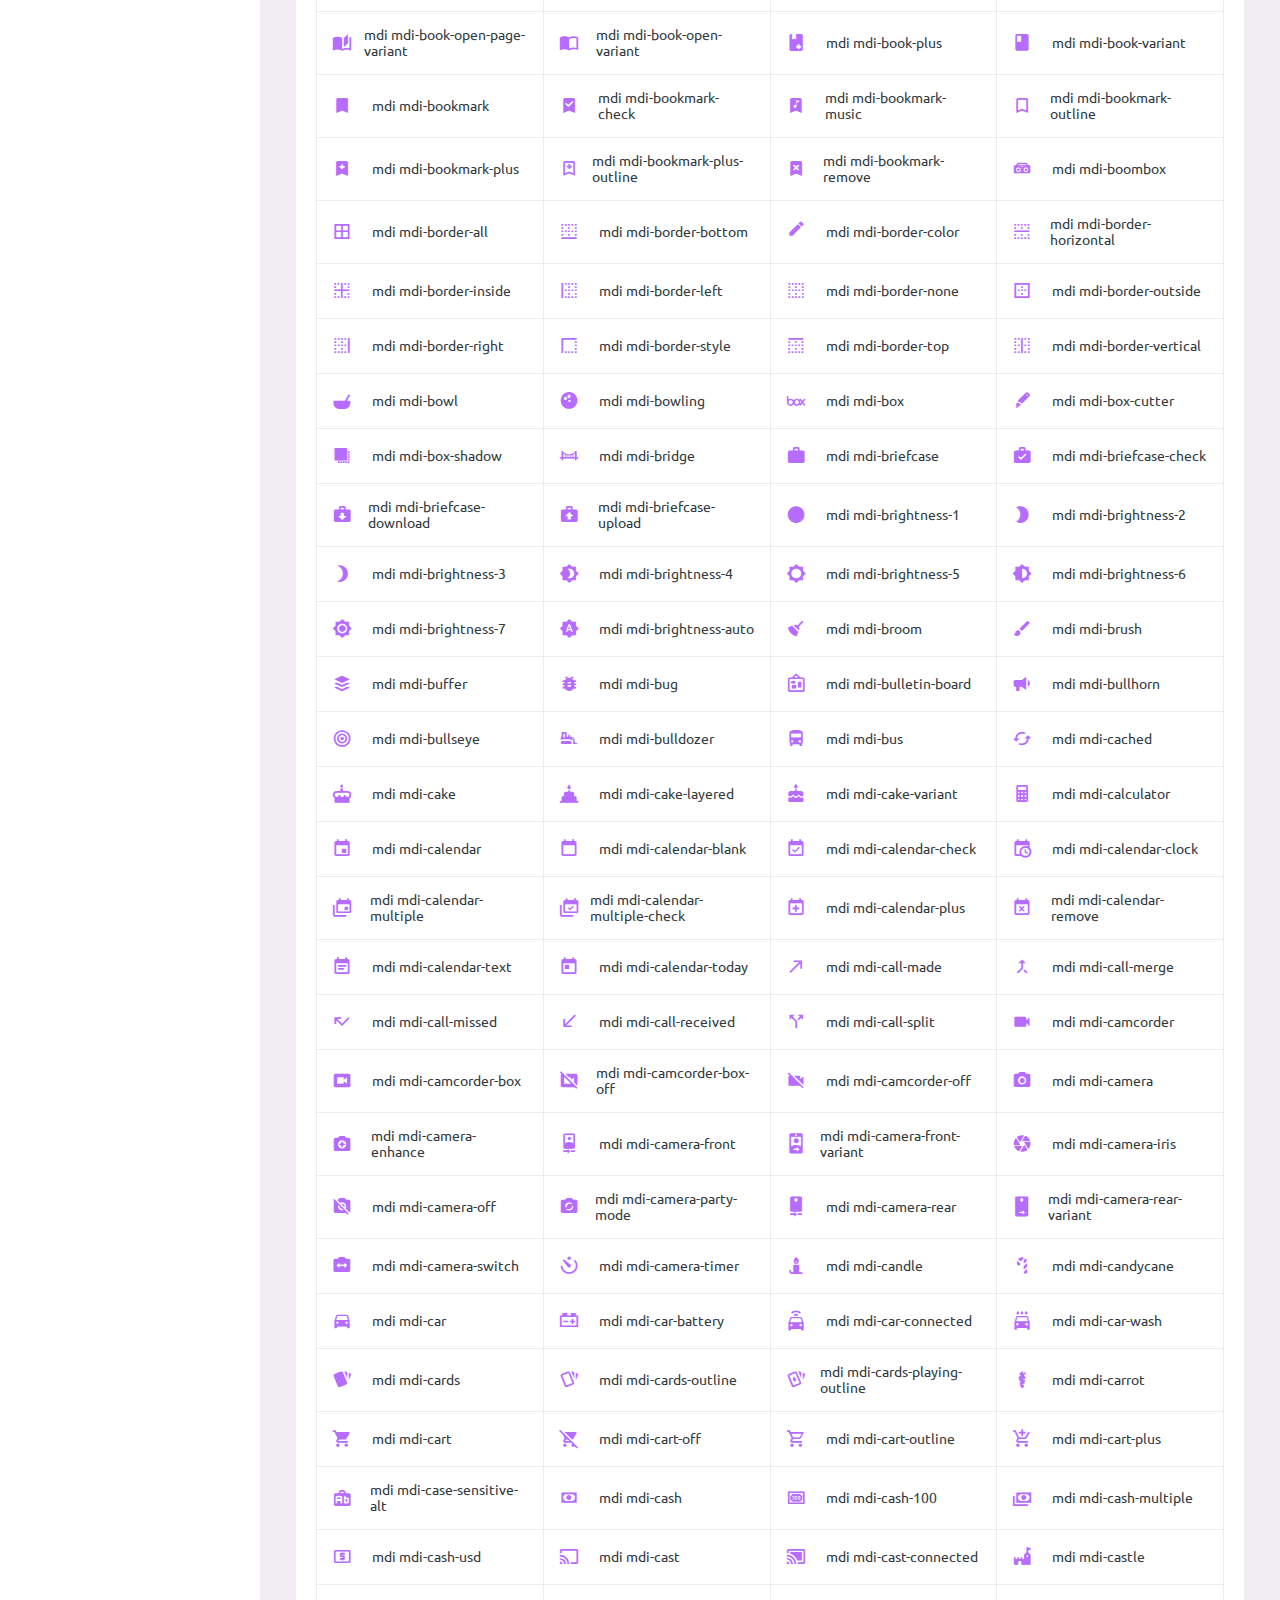
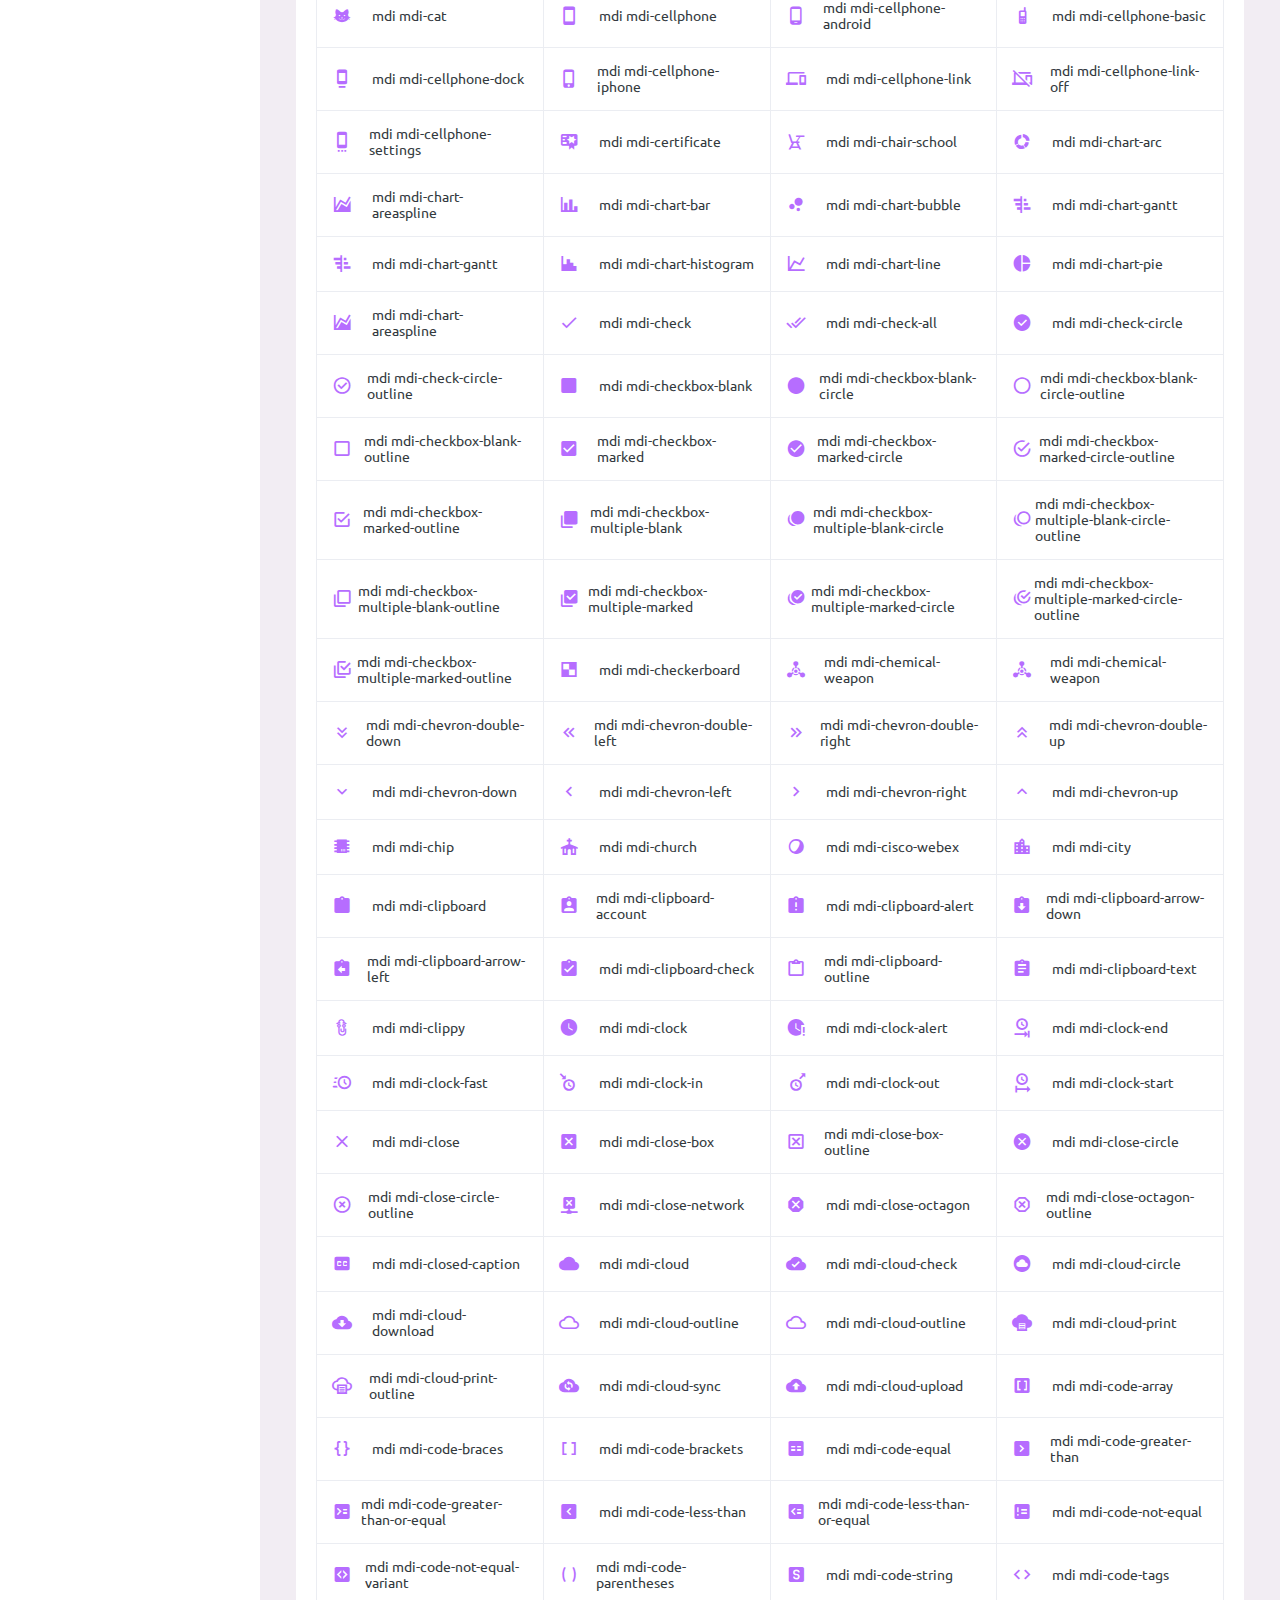
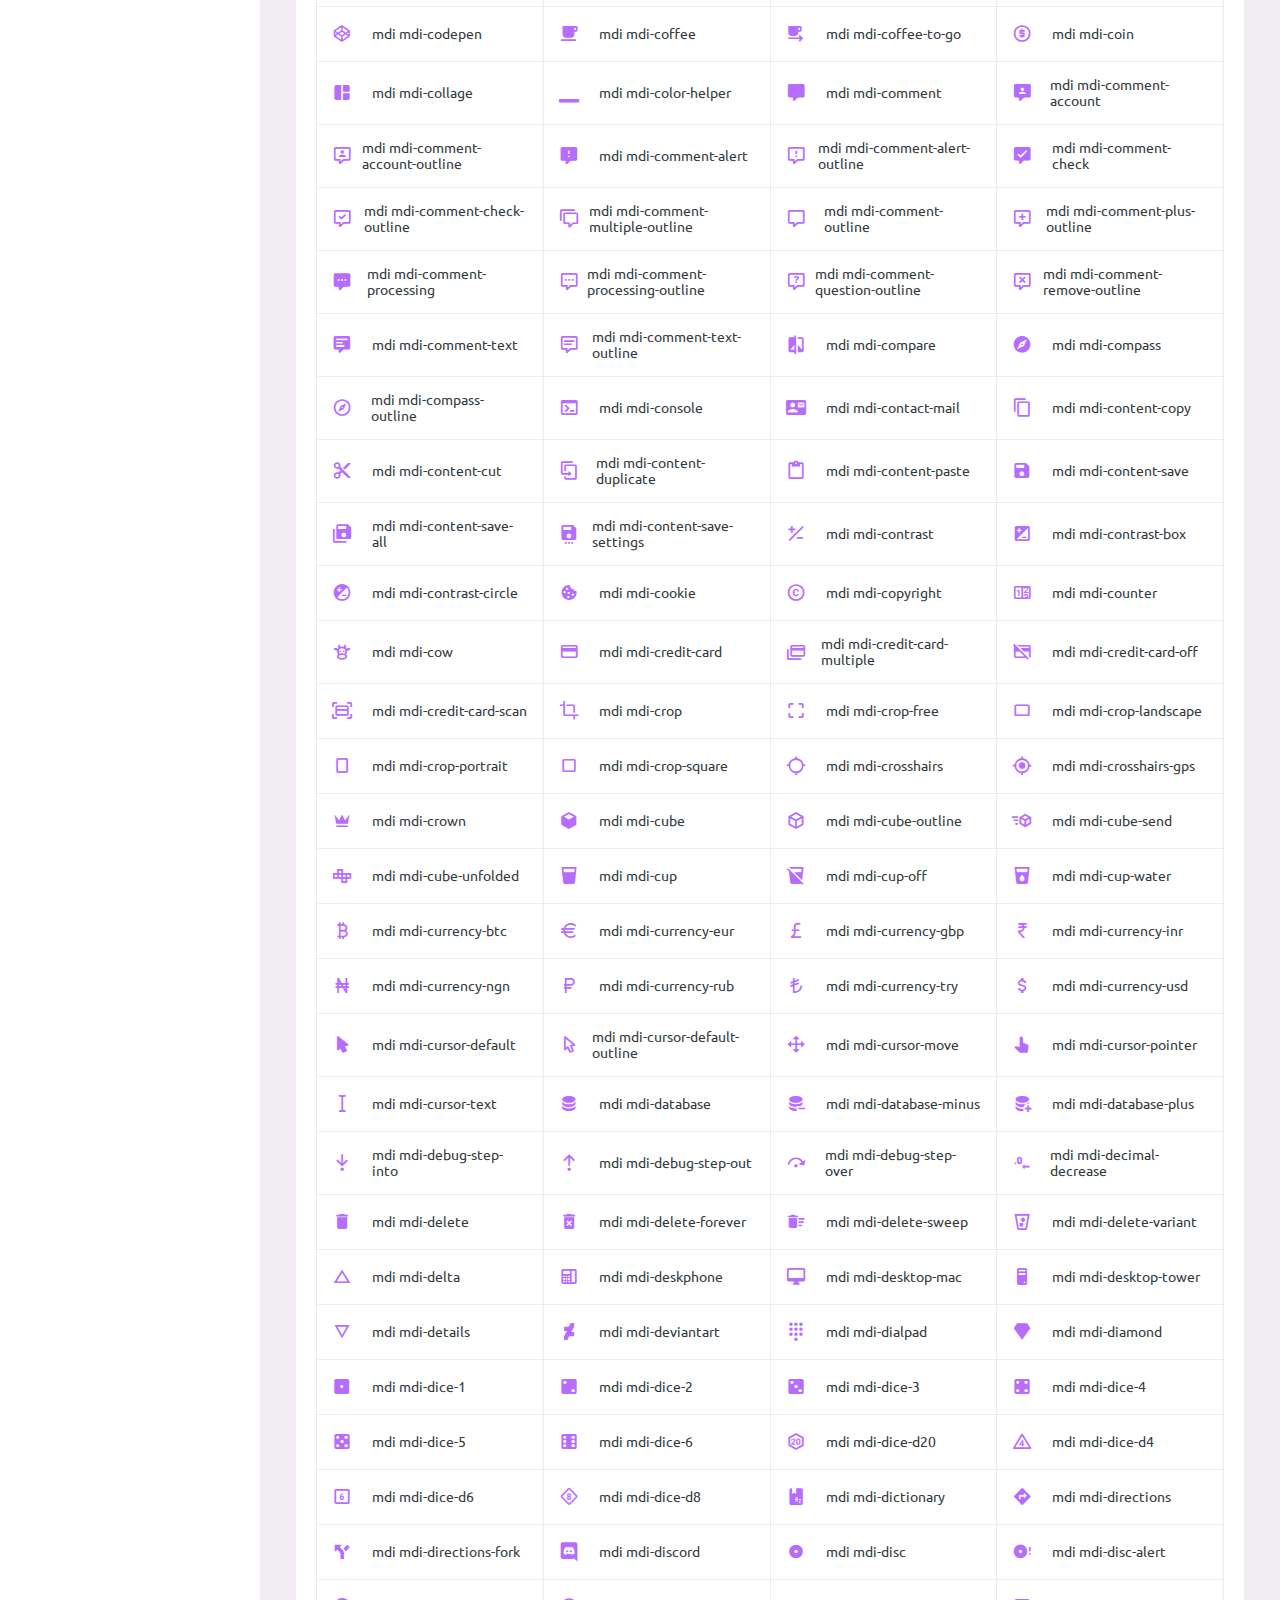
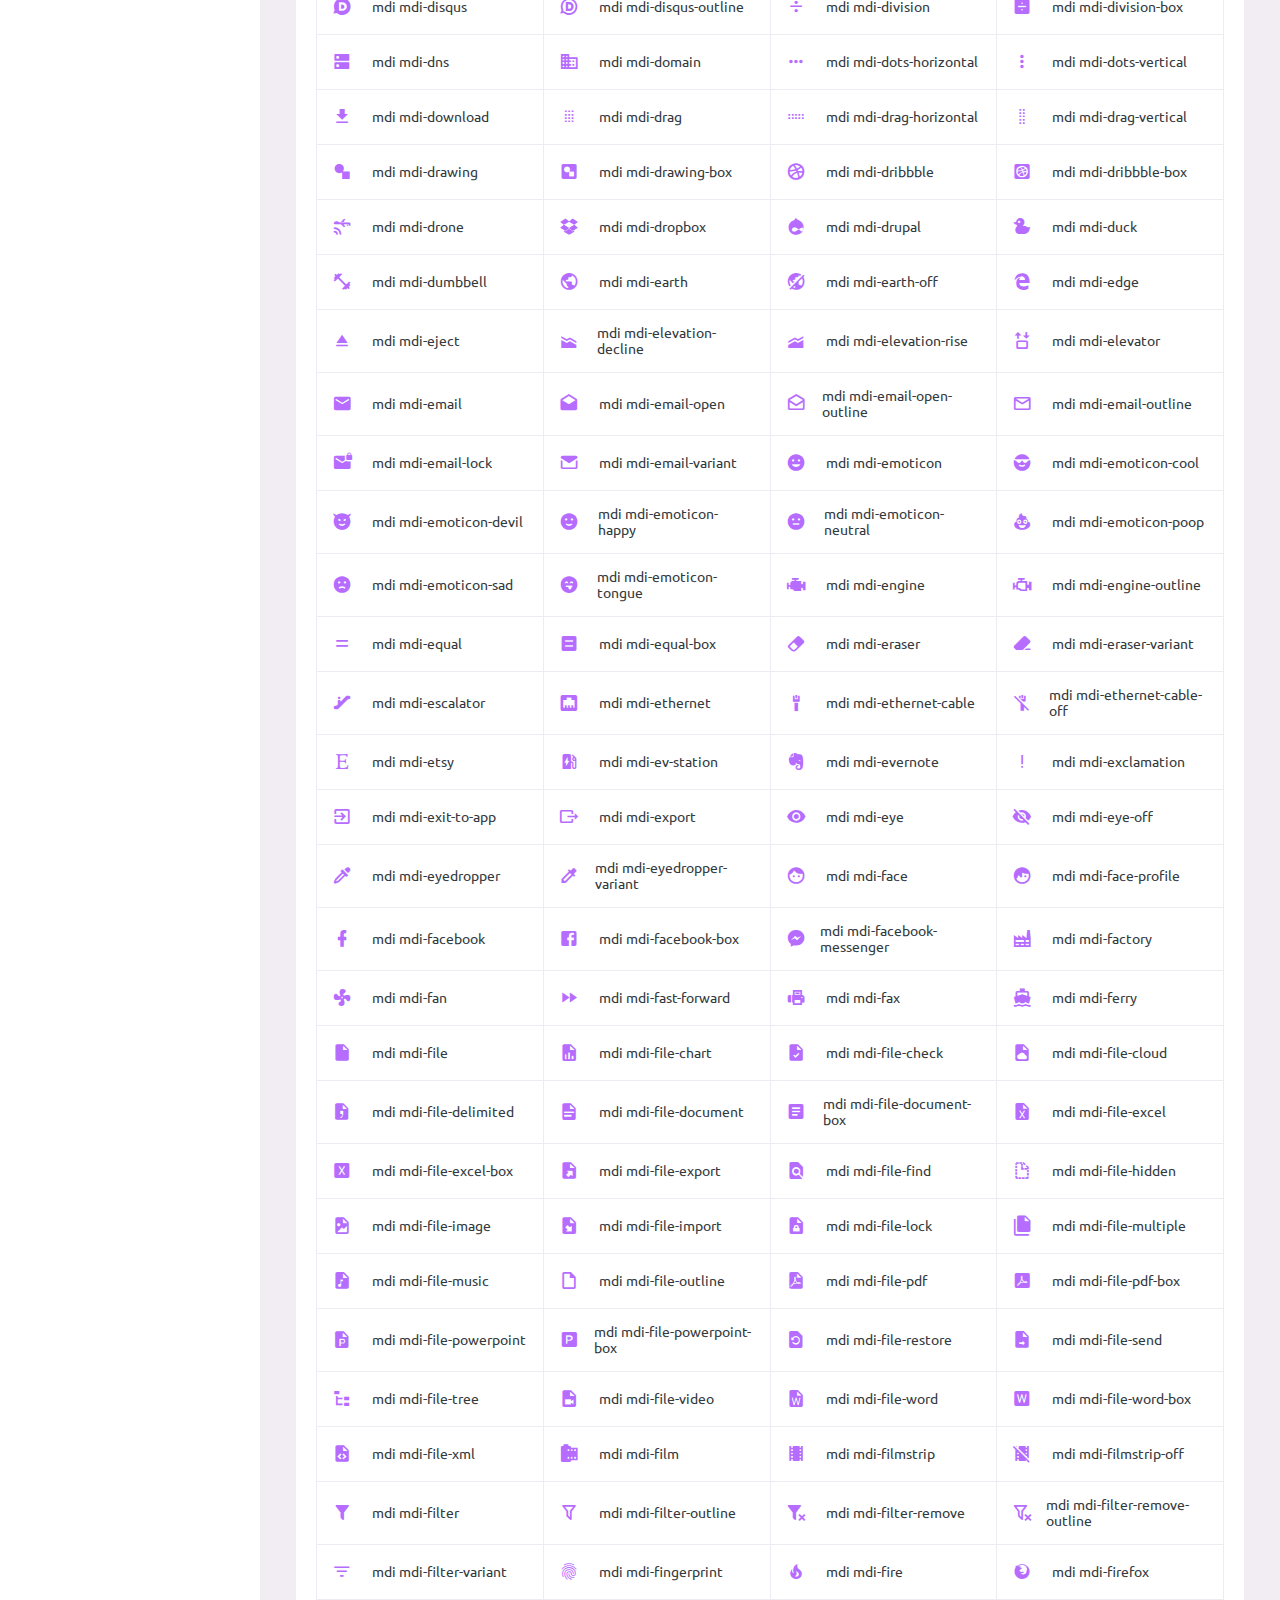
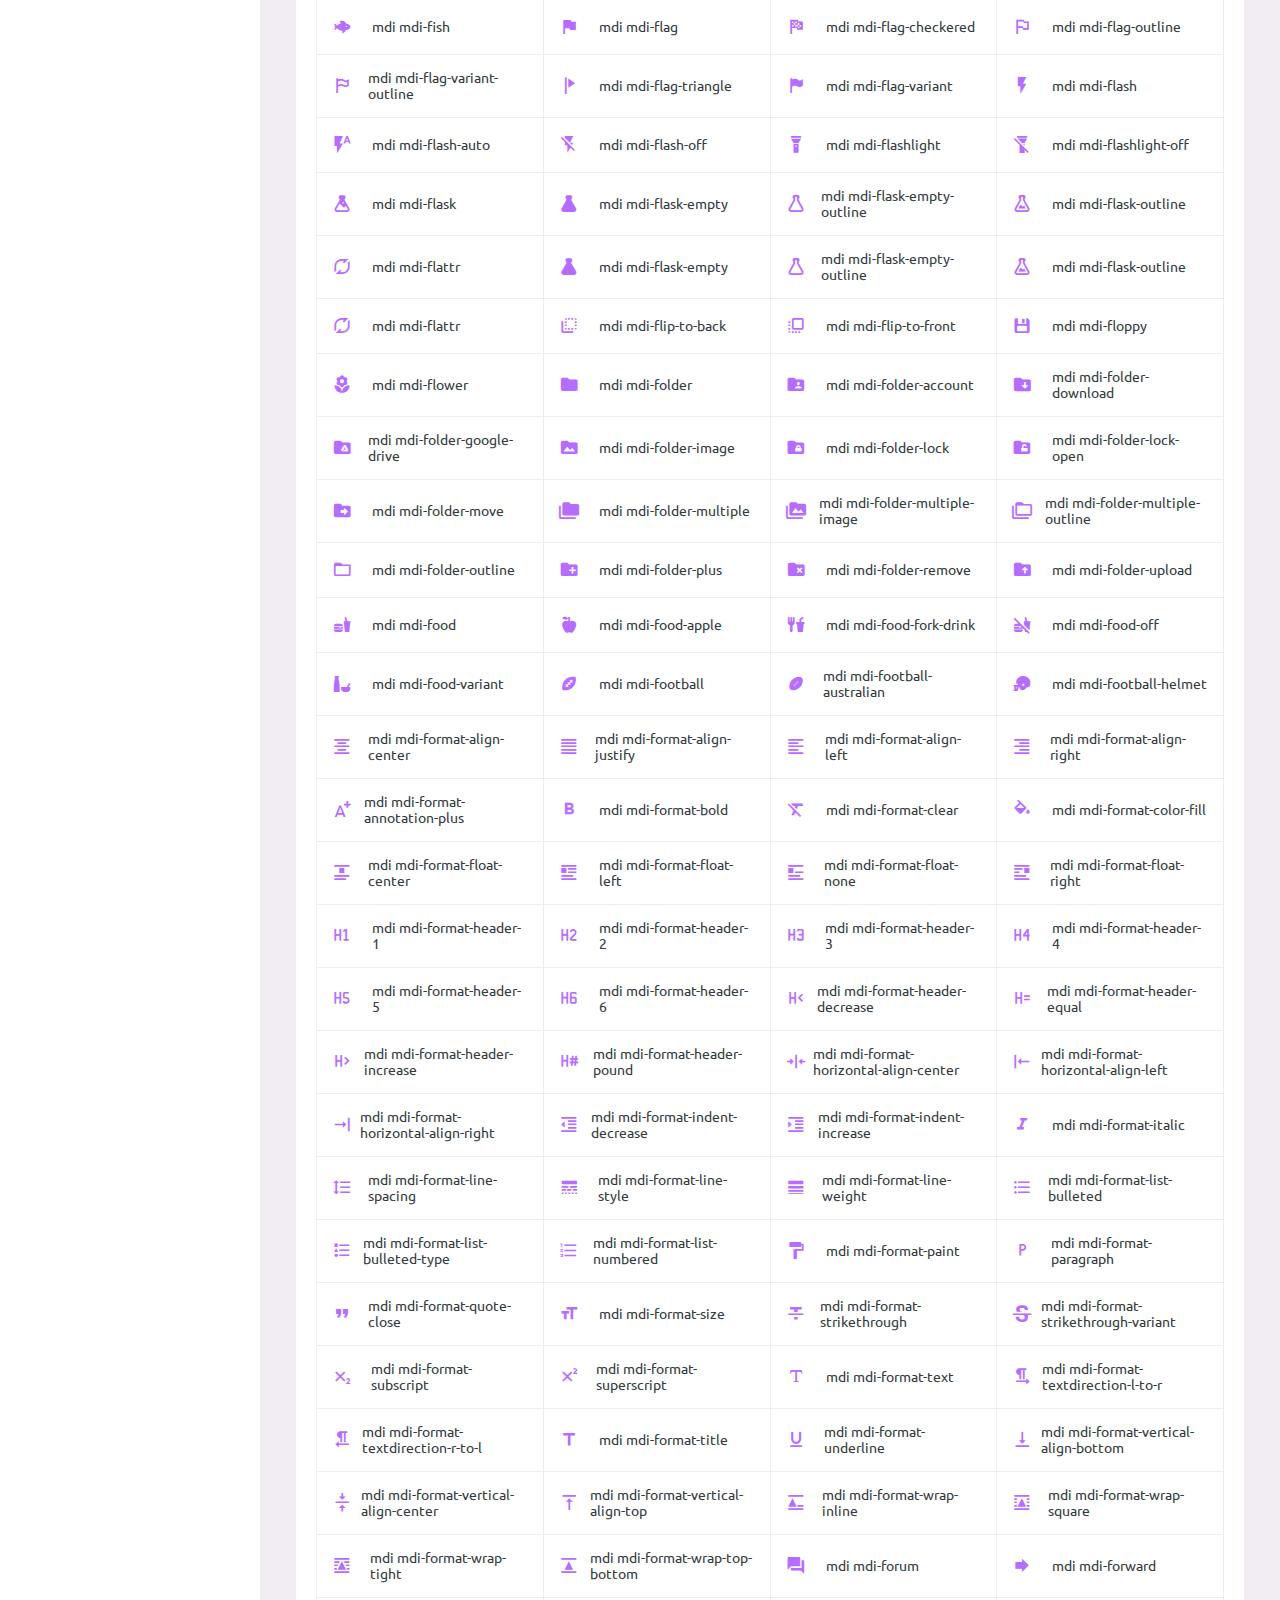
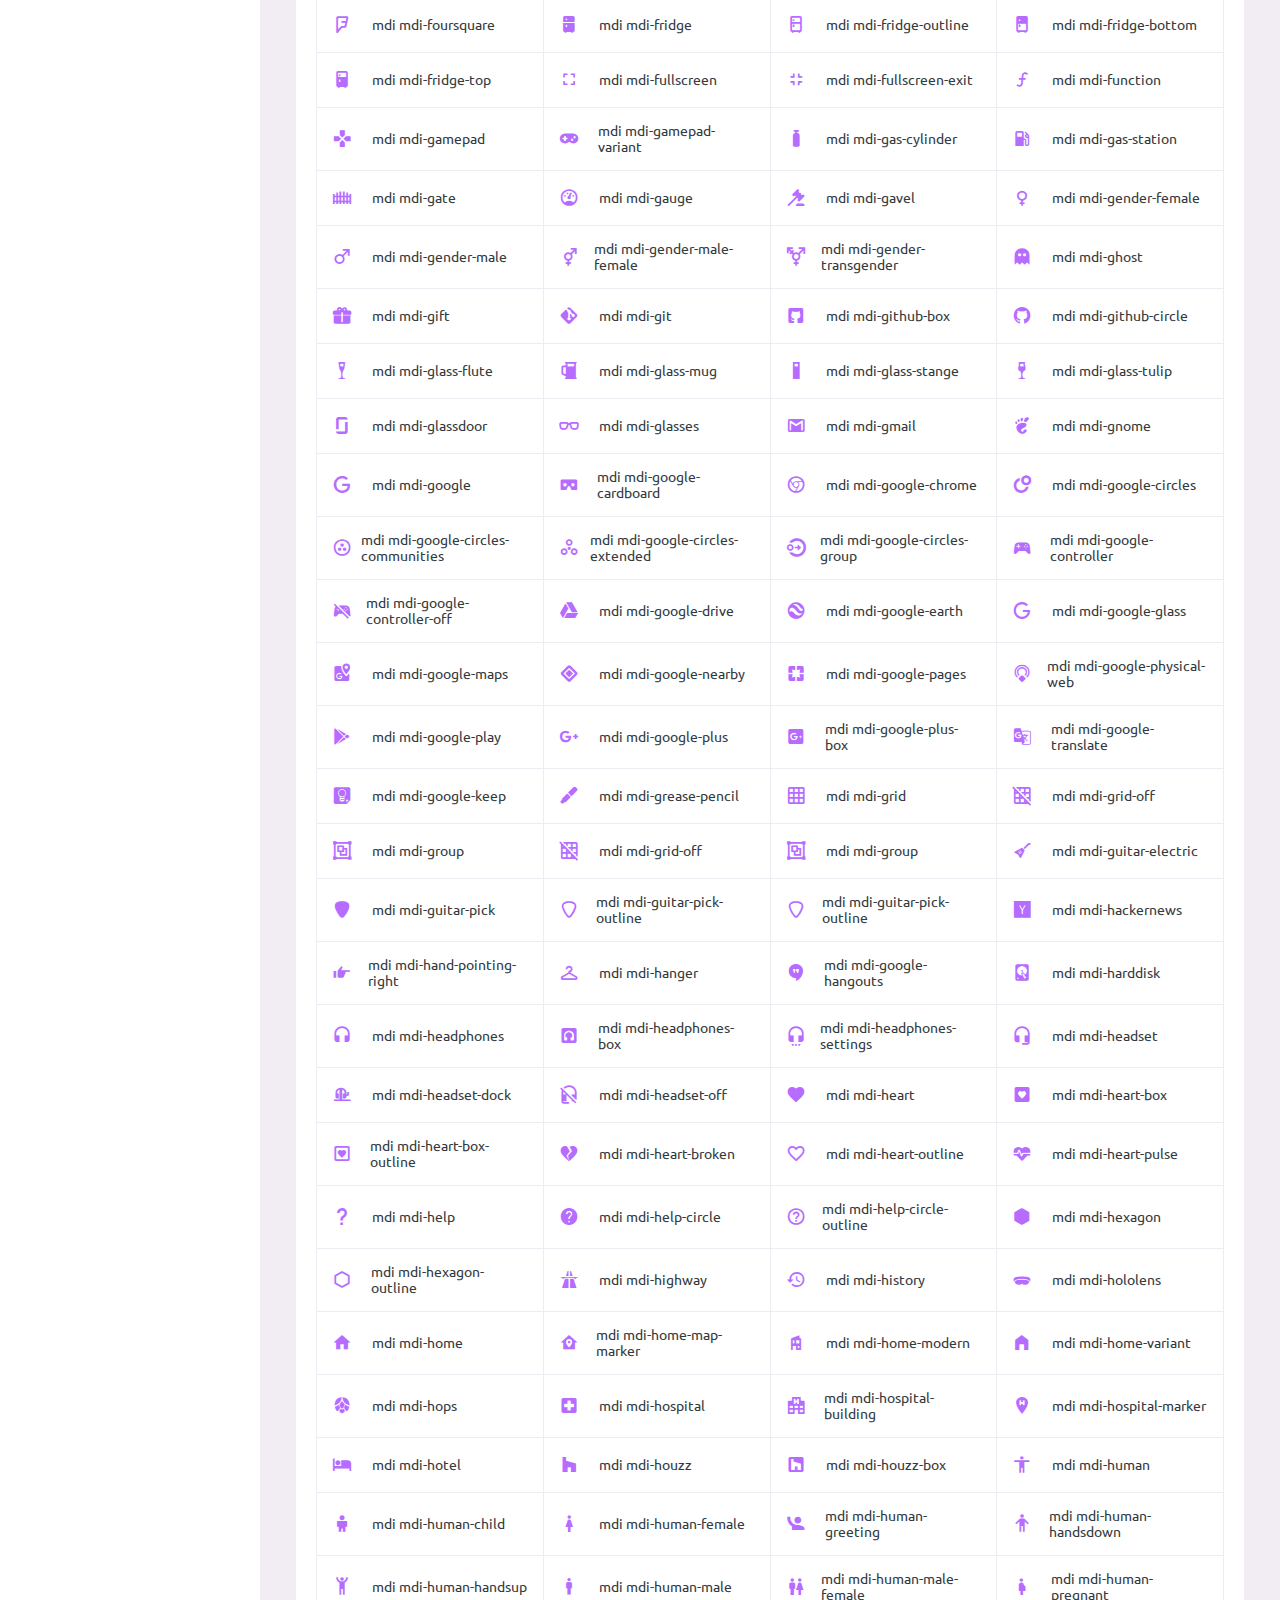
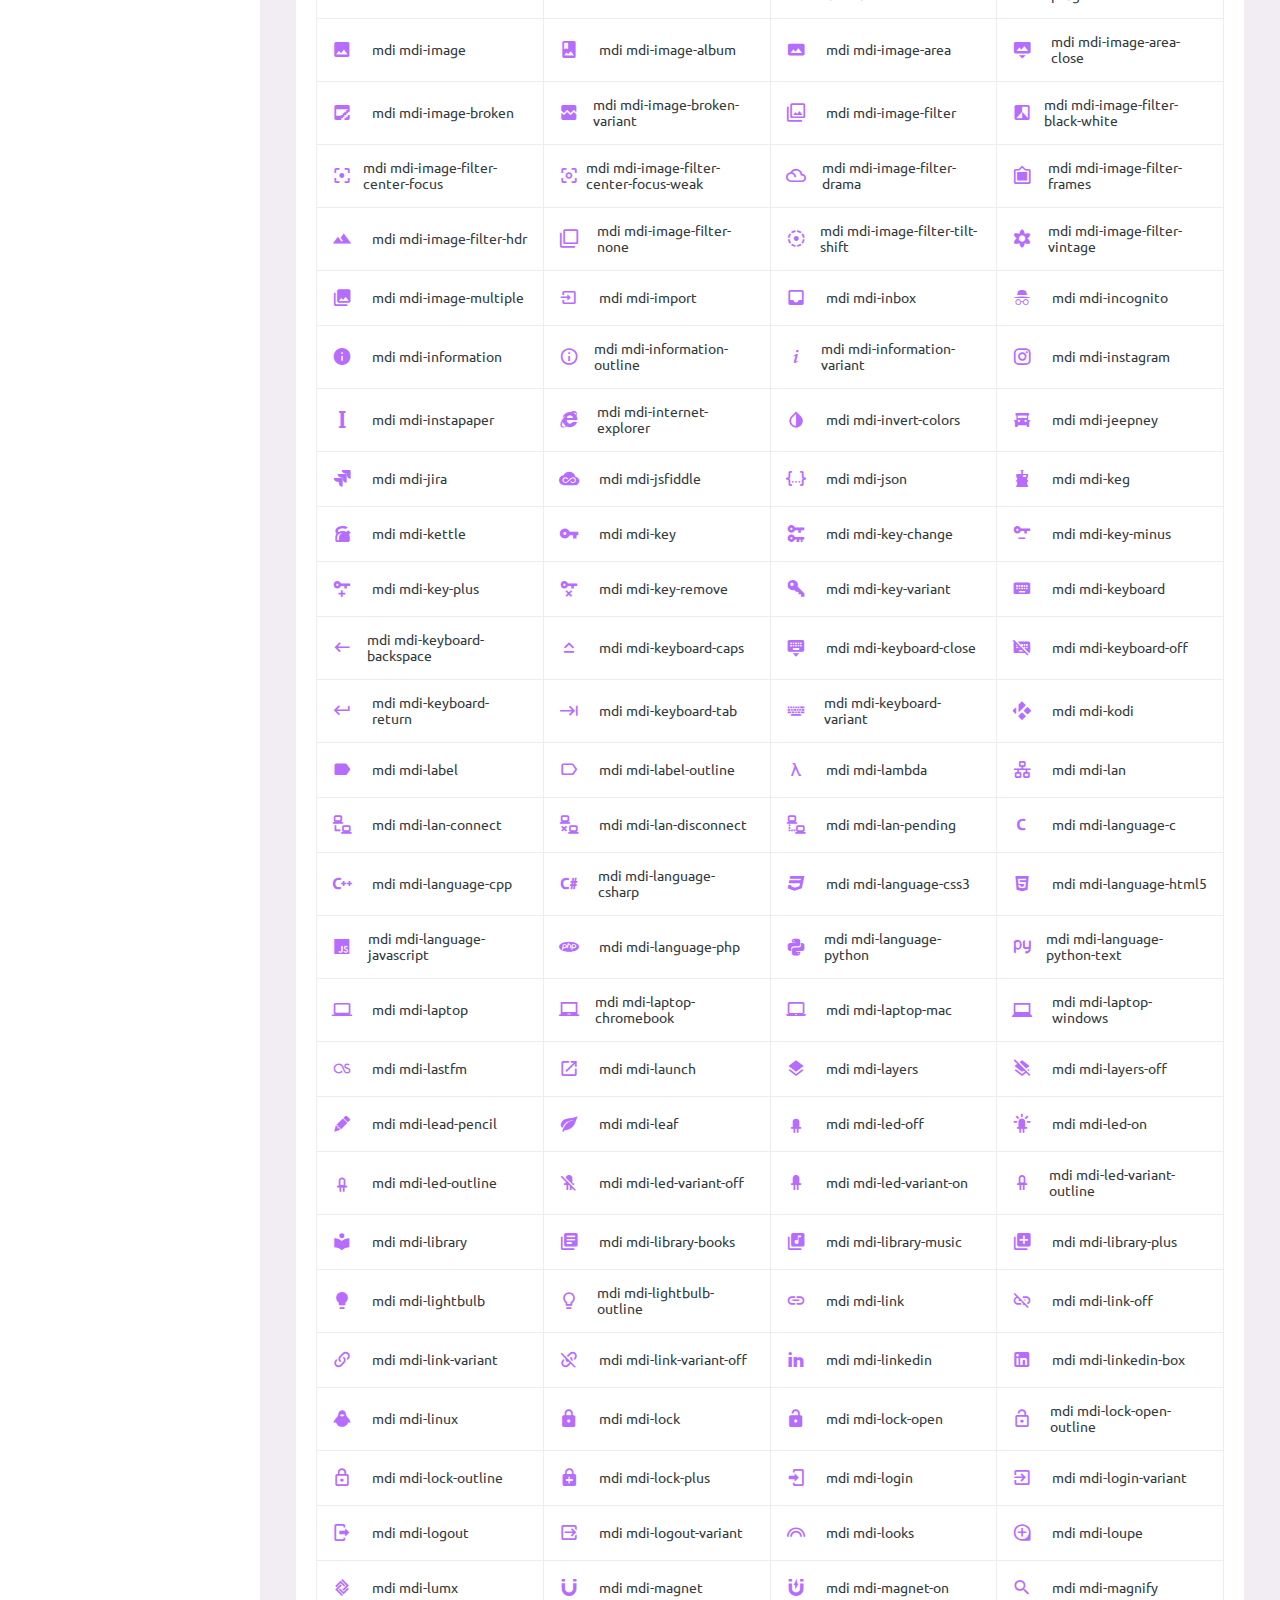
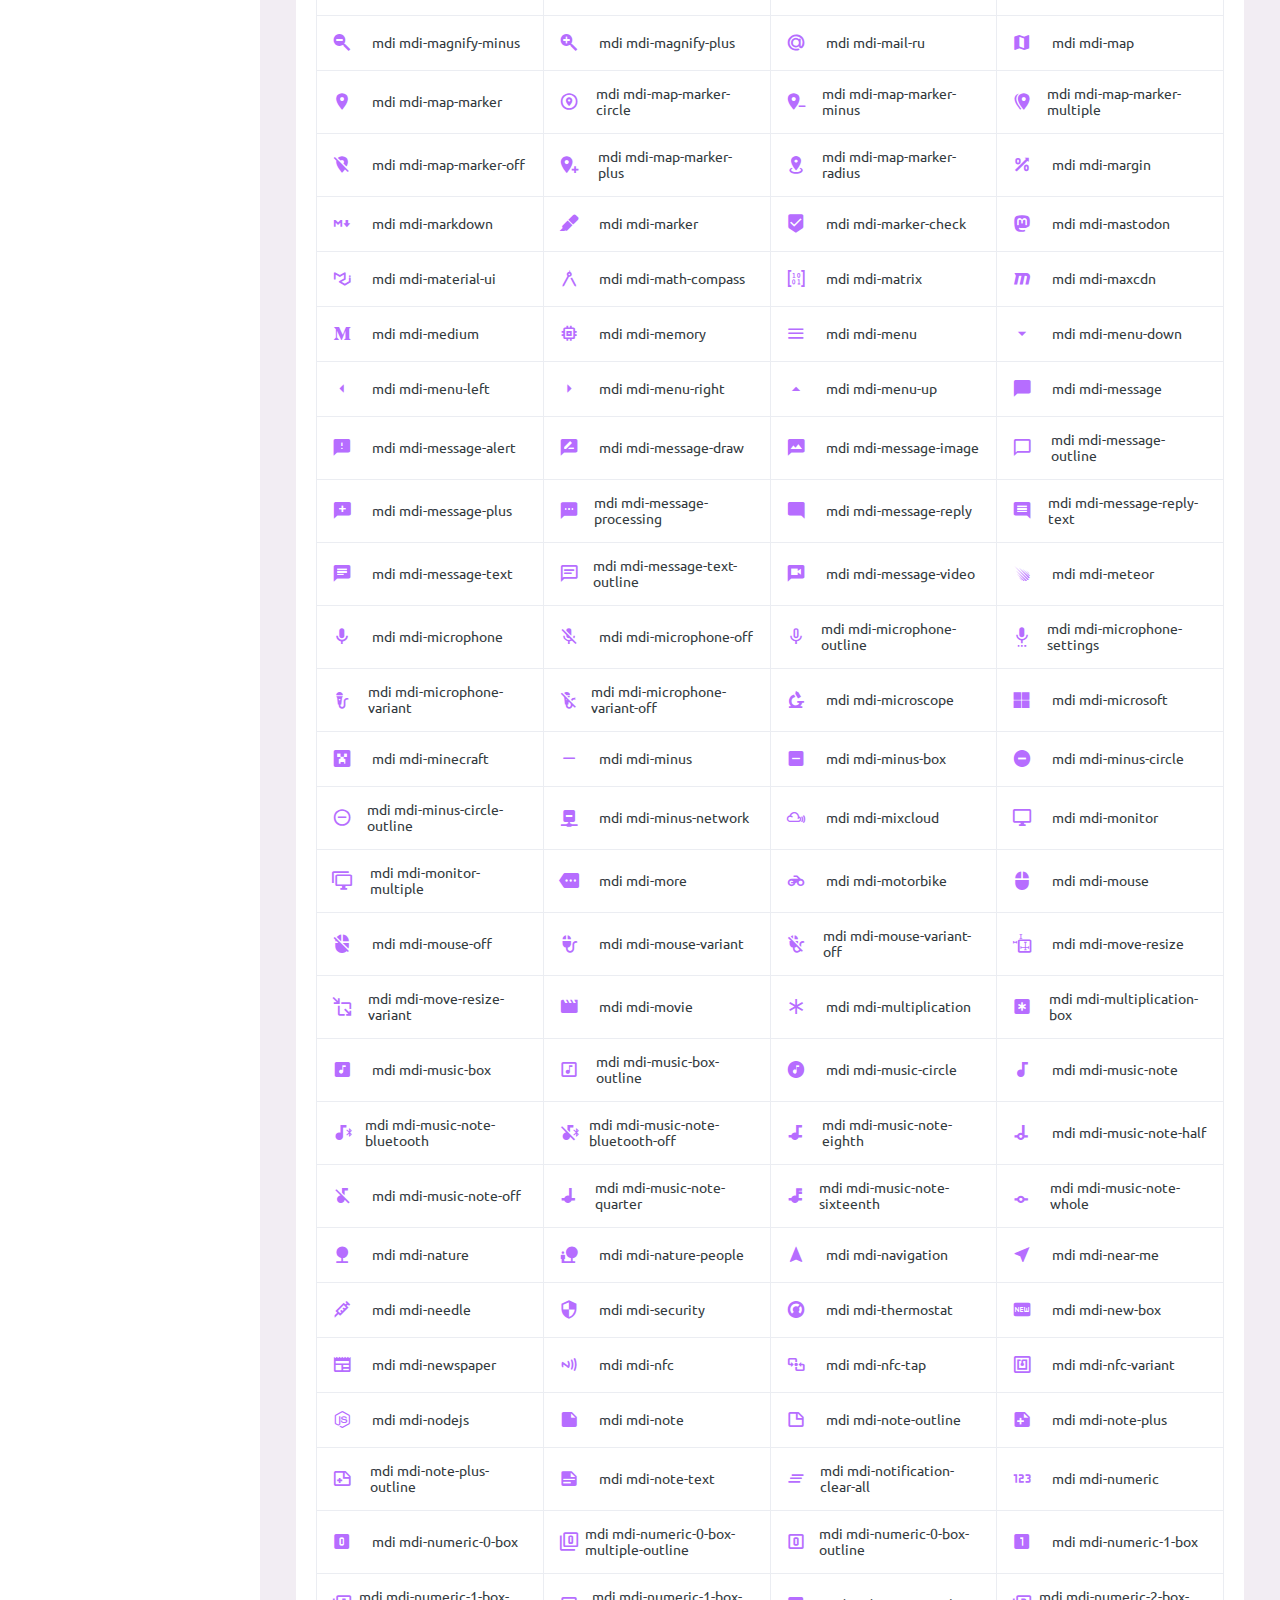
<file: pages/icons/mdi.html>
<!DOCTYPE html>
<html lang="en">
  <head>
    <!-- Required meta tags -->
    <meta charset="utf-8">
    <meta name="viewport" content="width=device-width, initial-scale=1, shrink-to-fit=no">
    <title>Purple Admin</title>
    <!-- plugins:css -->
    <link rel="stylesheet" href="../../assets/vendors/mdi/css/materialdesignicons.min.css">
    <link rel="stylesheet" href="../../assets/vendors/css/vendor.bundle.base.css">
    <!-- endinject -->
    <!-- Plugin css for this page -->
    <!-- End Plugin css for this page -->
    <!-- inject:css -->
    <!-- endinject -->
    <!-- Layout styles -->
    <link rel="stylesheet" href="../../assets/css/style.css">
    <!-- End layout styles -->
    <link rel="shortcut icon" href="../../assets/images/favicon.ico" />
  </head>
  <body>
    <div class=" container-scroller">
      <!-- partial:../../partials/_navbar.html -->
      <nav class="navbar default-layout-navbar col-lg-12 col-12 p-0 fixed-top d-flex flex-row">
        <div class="text-center navbar-brand-wrapper d-flex align-items-center justify-content-center">
          <a class="navbar-brand brand-logo" href="../../index.html"><img src="../../assets/images/logo.svg" alt="logo" /></a>
          <a class="navbar-brand brand-logo-mini" href="../../index.html"><img src="../../assets/images/logo-mini.svg" alt="logo" /></a>
        </div>
        <div class="navbar-menu-wrapper d-flex align-items-stretch">
          <button class="navbar-toggler navbar-toggler align-self-center" type="button" data-toggle="minimize">
            <span class="mdi mdi-menu"></span>
          </button>
          <div class="search-field d-none d-md-block">
            <form class="d-flex align-items-center h-100" action="#">
              <div class="input-group">
                <div class="input-group-prepend bg-transparent">
                  <i class="input-group-text border-0 mdi mdi-magnify"></i>
                </div>
                <input type="text" class="form-control bg-transparent border-0" placeholder="Search projects">
              </div>
            </form>
          </div>
          <ul class="navbar-nav navbar-nav-right">
            <li class="nav-item nav-profile dropdown">
              <a class="nav-link dropdown-toggle" id="profileDropdown" href="#" data-bs-toggle="dropdown" aria-expanded="false">
                <div class="nav-profile-img">
                  <img src="../../assets/images/faces/face1.jpg" alt="image">
                  <span class="availability-status online"></span>
                </div>
                <div class="nav-profile-text">
                  <p class="mb-1 text-black">David Greymaax</p>
                </div>
              </a>
              <div class="dropdown-menu navbar-dropdown" aria-labelledby="profileDropdown">
                <a class="dropdown-item" href="#">
                  <i class="mdi mdi-cached me-2 text-success"></i> Activity Log </a>
                <div class="dropdown-divider"></div>
                <a class="dropdown-item" href="#">
                  <i class="mdi mdi-logout me-2 text-primary"></i> Signout </a>
              </div>
            </li>
            <li class="nav-item d-none d-lg-block full-screen-link">
              <a class="nav-link">
                <i class="mdi mdi-fullscreen" id="fullscreen-button"></i>
              </a>
            </li>
            <li class="nav-item dropdown">
              <a class="nav-link count-indicator dropdown-toggle" id="messageDropdown" href="#" data-bs-toggle="dropdown" aria-expanded="false">
                <i class="mdi mdi-email-outline"></i>
                <span class="count-symbol bg-warning"></span>
              </a>
              <div class="dropdown-menu dropdown-menu-right navbar-dropdown preview-list" aria-labelledby="messageDropdown">
                <h6 class="p-3 mb-0">Messages</h6>
                <div class="dropdown-divider"></div>
                <a class="dropdown-item preview-item">
                  <div class="preview-thumbnail">
                    <img src="../../assets/images/faces/face4.jpg" alt="image" class="profile-pic">
                  </div>
                  <div class="preview-item-content d-flex align-items-start flex-column justify-content-center">
                    <h6 class="preview-subject ellipsis mb-1 font-weight-normal">Mark send you a message</h6>
                    <p class="text-gray mb-0"> 1 Minutes ago </p>
                  </div>
                </a>
                <div class="dropdown-divider"></div>
                <a class="dropdown-item preview-item">
                  <div class="preview-thumbnail">
                    <img src="../../assets/images/faces/face2.jpg" alt="image" class="profile-pic">
                  </div>
                  <div class="preview-item-content d-flex align-items-start flex-column justify-content-center">
                    <h6 class="preview-subject ellipsis mb-1 font-weight-normal">Cregh send you a message</h6>
                    <p class="text-gray mb-0"> 15 Minutes ago </p>
                  </div>
                </a>
                <div class="dropdown-divider"></div>
                <a class="dropdown-item preview-item">
                  <div class="preview-thumbnail">
                    <img src="../../assets/images/faces/face3.jpg" alt="image" class="profile-pic">
                  </div>
                  <div class="preview-item-content d-flex align-items-start flex-column justify-content-center">
                    <h6 class="preview-subject ellipsis mb-1 font-weight-normal">Profile picture updated</h6>
                    <p class="text-gray mb-0"> 18 Minutes ago </p>
                  </div>
                </a>
                <div class="dropdown-divider"></div>
                <h6 class="p-3 mb-0 text-center">4 new messages</h6>
              </div>
            </li>
            <li class="nav-item dropdown">
              <a class="nav-link count-indicator dropdown-toggle" id="notificationDropdown" href="#" data-bs-toggle="dropdown">
                <i class="mdi mdi-bell-outline"></i>
                <span class="count-symbol bg-danger"></span>
              </a>
              <div class="dropdown-menu dropdown-menu-right navbar-dropdown preview-list" aria-labelledby="notificationDropdown">
                <h6 class="p-3 mb-0">Notifications</h6>
                <div class="dropdown-divider"></div>
                <a class="dropdown-item preview-item">
                  <div class="preview-thumbnail">
                    <div class="preview-icon bg-success">
                      <i class="mdi mdi-calendar"></i>
                    </div>
                  </div>
                  <div class="preview-item-content d-flex align-items-start flex-column justify-content-center">
                    <h6 class="preview-subject font-weight-normal mb-1">Event today</h6>
                    <p class="text-gray ellipsis mb-0"> Just a reminder that you have an event today </p>
                  </div>
                </a>
                <div class="dropdown-divider"></div>
                <a class="dropdown-item preview-item">
                  <div class="preview-thumbnail">
                    <div class="preview-icon bg-warning">
                      <i class="mdi mdi-settings"></i>
                    </div>
                  </div>
                  <div class="preview-item-content d-flex align-items-start flex-column justify-content-center">
                    <h6 class="preview-subject font-weight-normal mb-1">Settings</h6>
                    <p class="text-gray ellipsis mb-0"> Update dashboard </p>
                  </div>
                </a>
                <div class="dropdown-divider"></div>
                <a class="dropdown-item preview-item">
                  <div class="preview-thumbnail">
                    <div class="preview-icon bg-info">
                      <i class="mdi mdi-link-variant"></i>
                    </div>
                  </div>
                  <div class="preview-item-content d-flex align-items-start flex-column justify-content-center">
                    <h6 class="preview-subject font-weight-normal mb-1">Launch Admin</h6>
                    <p class="text-gray ellipsis mb-0"> New admin wow! </p>
                  </div>
                </a>
                <div class="dropdown-divider"></div>
                <h6 class="p-3 mb-0 text-center">See all notifications</h6>
              </div>
            </li>
            <li class="nav-item nav-logout d-none d-lg-block">
              <a class="nav-link" href="#">
                <i class="mdi mdi-power"></i>
              </a>
            </li>
            <li class="nav-item nav-settings d-none d-lg-block">
              <a class="nav-link" href="#">
                <i class="mdi mdi-format-line-spacing"></i>
              </a>
            </li>
          </ul>
          <button class="navbar-toggler navbar-toggler-right d-lg-none align-self-center" type="button" data-toggle="offcanvas">
            <span class="mdi mdi-menu"></span>
          </button>
        </div>
      </nav>
      <!-- partial -->
      <div class="container-fluid page-body-wrapper">
        <!-- partial:../../partials/_sidebar.html -->
        <nav class="sidebar sidebar-offcanvas" id="sidebar">
          <ul class="nav">
            <li class="nav-item nav-profile">
              <a href="#" class="nav-link">
                <div class="nav-profile-image">
                  <img src="../../assets/images/faces/face1.jpg" alt="profile">
                  <span class="login-status online"></span>
                  <!--change to offline or busy as needed-->
                </div>
                <div class="nav-profile-text d-flex flex-column">
                  <span class="font-weight-bold mb-2">David Grey. H</span>
                  <span class="text-secondary text-small">Project Manager</span>
                </div>
                <i class="mdi mdi-bookmark-check text-success nav-profile-badge"></i>
              </a>
            </li>
            <li class="nav-item">
              <a class="nav-link" href="../../index.html">
                <span class="menu-title">Dashboard</span>
                <i class="mdi mdi-home menu-icon"></i>
              </a>
            </li>
            <li class="nav-item">
              <a class="nav-link" data-bs-toggle="collapse" href="#ui-basic" aria-expanded="false" aria-controls="ui-basic">
                <span class="menu-title">Basic UI Elements</span>
                <i class="menu-arrow"></i>
                <i class="mdi mdi-crosshairs-gps menu-icon"></i>
              </a>
              <div class="collapse" id="ui-basic">
                <ul class="nav flex-column sub-menu">
                  <li class="nav-item"> <a class="nav-link" href="../../pages/ui-features/buttons.html">Buttons</a></li>
                  <li class="nav-item"> <a class="nav-link" href="../../pages/ui-features/typography.html">Typography</a></li>
                </ul>
              </div>
            </li>
            <li class="nav-item">
              <a class="nav-link" href="../../pages/icons/mdi.html">
                <span class="menu-title">Icons</span>
                <i class="mdi mdi-contacts menu-icon"></i>
              </a>
            </li>
            <li class="nav-item">
              <a class="nav-link" href="../../pages/forms/basic_elements.html">
                <span class="menu-title">Forms</span>
                <i class="mdi mdi-format-list-bulleted menu-icon"></i>
              </a>
            </li>
            <li class="nav-item">
              <a class="nav-link" href="../../pages/charts/chartjs.html">
                <span class="menu-title">Charts</span>
                <i class="mdi mdi-chart-bar menu-icon"></i>
              </a>
            </li>
            <li class="nav-item">
              <a class="nav-link" href="../../pages/tables/basic-table.html">
                <span class="menu-title">Tables</span>
                <i class="mdi mdi-table-large menu-icon"></i>
              </a>
            </li>
            <li class="nav-item">
              <a class="nav-link" data-bs-toggle="collapse" href="#general-pages" aria-expanded="false" aria-controls="general-pages">
                <span class="menu-title">Sample Pages</span>
                <i class="menu-arrow"></i>
                <i class="mdi mdi-medical-bag menu-icon"></i>
              </a>
              <div class="collapse" id="general-pages">
                <ul class="nav flex-column sub-menu">
                  <li class="nav-item"> <a class="nav-link" href="../../pages/samples/blank-page.html"> Blank Page </a></li>
                  <li class="nav-item"> <a class="nav-link" href="../../pages/samples/login.html"> Login </a></li>
                  <li class="nav-item"> <a class="nav-link" href="../../pages/samples/register.html"> Register </a></li>
                  <li class="nav-item"> <a class="nav-link" href="../../pages/samples/error-404.html"> 404 </a></li>
                  <li class="nav-item"> <a class="nav-link" href="../../pages/samples/error-500.html"> 500 </a></li>
                </ul>
              </div>
            </li>
            <li class="nav-item sidebar-actions">
              <span class="nav-link">
                <div class="border-bottom">
                  <h6 class="font-weight-normal mb-3">Projects</h6>
                </div>
                <button class="btn btn-block btn-lg btn-gradient-primary mt-4">+ Add a project</button>
                <div class="mt-4">
                  <div class="border-bottom">
                    <p class="text-secondary">Categories</p>
                  </div>
                  <ul class="gradient-bullet-list mt-4">
                    <li>Free</li>
                    <li>Pro</li>
                  </ul>
                </div>
              </span>
            </li>
          </ul>
        </nav>
        <!-- partial -->
        <div class="main-panel">
          <div class="content-wrapper">
            <div class="page-header">
              <h3 class="page-title"> Material design icons </h3>
              <nav aria-label="breadcrumb">
                <ol class="breadcrumb">
                  <li class="breadcrumb-item"><a href="#">Icons</a></li>
                  <li class="breadcrumb-item active" aria-current="page">Material design icons</li>
                </ol>
              </nav>
            </div>
            <div class="row">
              <div class="col-lg-12 grid-margin">
                <div class="card">
                  <div class="card-body">
                    <div class="row icons-list">
                      <div class="col-sm-6 col-md-4 col-lg-3">
                        <i class="mdi mdi-access-point"></i> mdi mdi-access-point
                      </div>
                      <div class="col-sm-6 col-md-4 col-lg-3">
                        <i class="mdi mdi-access-point-network"></i> mdi mdi-access-point-network
                      </div>
                      <div class="col-sm-6 col-md-4 col-lg-3">
                        <i class="mdi mdi-account"></i> mdi mdi-account
                      </div>
                      <div class="col-sm-6 col-md-4 col-lg-3">
                        <i class="mdi mdi-account-box"></i> mdi mdi-account-box
                      </div>
                      <div class="col-sm-6 col-md-4 col-lg-3">
                        <i class="mdi mdi-account-box-outline"></i> mdi mdi-account-box-outline
                      </div>
                      <div class="col-sm-6 col-md-4 col-lg-3">
                        <i class="mdi mdi-account-card-details"></i> mdi mdi-account-card-details
                      </div>
                      <div class="col-sm-6 col-md-4 col-lg-3">
                        <i class="mdi mdi-account-check"></i> mdi mdi-account-check
                      </div>
                      <div class="col-sm-6 col-md-4 col-lg-3">
                        <i class="mdi mdi-account-circle"></i> mdi mdi-account-circle
                      </div>
                      <div class="col-sm-6 col-md-4 col-lg-3">
                        <i class="mdi mdi-account-convert"></i> mdi mdi-account-convert
                      </div>
                      <div class="col-sm-6 col-md-4 col-lg-3">
                        <i class="mdi mdi-account-key"></i> mdi mdi-account-key
                      </div>
                      <div class="col-sm-6 col-md-4 col-lg-3">
                        <i class="mdi mdi-account"></i> mdi mdi-account
                      </div>
                      <div class="col-sm-6 col-md-4 col-lg-3">
                        <i class="mdi mdi-account-minus"></i> mdi mdi-account-minus
                      </div>
                      <div class="col-sm-6 col-md-4 col-lg-3">
                        <i class="mdi mdi-account-multiple"></i> mdi mdi-account-multiple
                      </div>
                      <div class="col-sm-6 col-md-4 col-lg-3">
                        <i class="mdi mdi-account-multiple-minus"></i> mdi mdi-account-multiple-minus
                      </div>
                      <div class="col-sm-6 col-md-4 col-lg-3">
                        <i class="mdi mdi-account-multiple-outline"></i> mdi mdi-account-multiple-outline
                      </div>
                      <div class="col-sm-6 col-md-4 col-lg-3">
                        <i class="mdi mdi-account-multiple-plus"></i> mdi mdi-account-multiple-plus
                      </div>
                      <div class="col-sm-6 col-md-4 col-lg-3">
                        <i class="mdi mdi-account-network"></i> mdi mdi-account-network
                      </div>
                      <div class="col-sm-6 col-md-4 col-lg-3">
                        <i class="mdi mdi-account-off"></i> mdi mdi-account-off
                      </div>
                      <div class="col-sm-6 col-md-4 col-lg-3">
                        <i class="mdi mdi-account-outline"></i> mdi mdi-account-outline
                      </div>
                      <div class="col-sm-6 col-md-4 col-lg-3">
                        <i class="mdi mdi-account-plus"></i> mdi mdi-account-plus
                      </div>
                      <div class="col-sm-6 col-md-4 col-lg-3">
                        <i class="mdi mdi-account-remove"></i> mdi mdi-account-remove
                      </div>
                      <div class="col-sm-6 col-md-4 col-lg-3">
                        <i class="mdi mdi-account-search"></i> mdi mdi-account-search
                      </div>
                      <div class="col-sm-6 col-md-4 col-lg-3">
                        <i class="mdi mdi-account-settings"></i> mdi mdi-account-settings
                      </div>
                      <div class="col-sm-6 col-md-4 col-lg-3">
                        <i class="mdi mdi-account-search-outline"></i> mdi mdi-account-search-outline
                      </div>
                      <div class="col-sm-6 col-md-4 col-lg-3">
                        <i class="mdi mdi-account-star"></i> mdi mdi-account-star
                      </div>
                      <div class="col-sm-6 col-md-4 col-lg-3">
                        <i class="mdi mdi-account-switch"></i> mdi mdi-account-switch
                      </div>
                      <div class="col-sm-6 col-md-4 col-lg-3">
                        <i class="mdi mdi-adjust"></i> mdi mdi-adjust
                      </div>
                      <div class="col-sm-6 col-md-4 col-lg-3">
                        <i class="mdi mdi-air-conditioner"></i> mdi mdi-air-conditioner
                      </div>
                      <div class="col-sm-6 col-md-4 col-lg-3">
                        <i class="mdi mdi-airballoon"></i> mdi mdi-airballoon
                      </div>
                      <div class="col-sm-6 col-md-4 col-lg-3">
                        <i class="mdi mdi-airplane"></i> mdi mdi-airplane
                      </div>
                      <div class="col-sm-6 col-md-4 col-lg-3">
                        <i class="mdi mdi-airplane-landing"></i> mdi mdi-airplane-landing
                      </div>
                      <div class="col-sm-6 col-md-4 col-lg-3">
                        <i class="mdi mdi-airplane-off"></i> mdi mdi-airplane-off
                      </div>
                      <div class="col-sm-6 col-md-4 col-lg-3">
                        <i class="mdi mdi-airplane-takeoff"></i> mdi mdi-airplane-takeoff
                      </div>
                      <div class="col-sm-6 col-md-4 col-lg-3">
                        <i class="mdi mdi-airplay"></i> mdi mdi-airplay
                      </div>
                      <div class="col-sm-6 col-md-4 col-lg-3">
                        <i class="mdi mdi-alarm"></i> mdi mdi-alarm
                      </div>
                      <div class="col-sm-6 col-md-4 col-lg-3">
                        <i class="mdi mdi-alarm-check"></i> mdi mdi-alarm-check
                      </div>
                      <div class="col-sm-6 col-md-4 col-lg-3">
                        <i class="mdi mdi-alarm-multiple"></i> mdi mdi-alarm-multiple
                      </div>
                      <div class="col-sm-6 col-md-4 col-lg-3">
                        <i class="mdi mdi-alarm-off"></i> mdi mdi-alarm-off
                      </div>
                      <div class="col-sm-6 col-md-4 col-lg-3">
                        <i class="mdi mdi-alarm-plus"></i> mdi mdi-alarm-plus
                      </div>
                      <div class="col-sm-6 col-md-4 col-lg-3">
                        <i class="mdi mdi-album"></i> mdi mdi-albums
                      </div>
                      <div class="col-sm-6 col-md-4 col-lg-3">
                        <i class="mdi mdi-alert"></i> mdi mdi-alert
                      </div>
                      <div class="col-sm-6 col-md-4 col-lg-3">
                        <i class="mdi mdi-alert-box"></i> mdi mdi-alert-box
                      </div>
                      <div class="col-sm-6 col-md-4 col-lg-3">
                        <i class="mdi mdi-alert-circle"></i> mdi mdi-alert-circle
                      </div>
                      <div class="col-sm-6 col-md-4 col-lg-3">
                        <i class="mdi mdi-alert-circle-outline"></i> mdi mdi-alert-circle-outline
                      </div>
                      <div class="col-sm-6 col-md-4 col-lg-3">
                        <i class="mdi mdi-alert-octagon"></i> mdi mdi-alert-octagon
                      </div>
                      <div class="col-sm-6 col-md-4 col-lg-3">
                        <i class="mdi mdi-alert-outline"></i> mdi mdi-alert-outline
                      </div>
                      <div class="col-sm-6 col-md-4 col-lg-3">
                        <i class="mdi mdi-alpha"></i> mdi mdi-alpha
                      </div>
                      <div class="col-sm-6 col-md-4 col-lg-3">
                        <i class="mdi mdi-alphabetical"></i> mdi mdi-alphabetical
                      </div>
                      <div class="col-sm-6 col-md-4 col-lg-3">
                        <i class="mdi mdi-altimeter"></i> mdi mdi-altimeter
                      </div>
                      <div class="col-sm-6 col-md-4 col-lg-3">
                        <i class="mdi mdi-amazon"></i> mdi mdi-amazon
                      </div>
                      <div class="col-sm-6 col-md-4 col-lg-3">
                        <i class="mdi mdi-amazon-drive"></i> mdi mdi-amazon-drive
                      </div>
                      <div class="col-sm-6 col-md-4 col-lg-3">
                        <i class="mdi mdi-ambulance"></i> mdi mdi-ambulance
                      </div>
                      <div class="col-sm-6 col-md-4 col-lg-3">
                        <i class="mdi mdi-amplifier"></i> mdi mdi-amplifier
                      </div>
                      <div class="col-sm-6 col-md-4 col-lg-3">
                        <i class="mdi mdi-anchor"></i> mdi mdi-anchor
                      </div>
                      <div class="col-sm-6 col-md-4 col-lg-3">
                        <i class="mdi mdi-android"></i> mdi mdi-android
                      </div>
                      <div class="col-sm-6 col-md-4 col-lg-3">
                        <i class="mdi mdi-android-debug-bridge"></i> mdi mdi-android-debug-bridge
                      </div>
                      <div class="col-sm-6 col-md-4 col-lg-3">
                        <i class="mdi mdi-android-studio"></i> mdi mdi-android-studio
                      </div>
                      <div class="col-sm-6 col-md-4 col-lg-3">
                        <i class="mdi mdi-animation"></i> mdi mdi-animation
                      </div>
                      <div class="col-sm-6 col-md-4 col-lg-3">
                        <i class="mdi mdi-apple"></i> mdi mdi-apple
                      </div>
                      <div class="col-sm-6 col-md-4 col-lg-3">
                        <i class="mdi mdi-apple-finder"></i> mdi mdi-apple-finder
                      </div>
                      <div class="col-sm-6 col-md-4 col-lg-3">
                        <i class="mdi mdi-apple-ios"></i> mdi mdi-apple-ios
                      </div>
                      <div class="col-sm-6 col-md-4 col-lg-3">
                        <i class="mdi mdi-apple-keyboard-caps"></i> mdi mdi-apple-keyboard-caps
                      </div>
                      <div class="col-sm-6 col-md-4 col-lg-3">
                        <i class="mdi mdi-apple-keyboard-command"></i> mdi mdi-apple-keyboard-command
                      </div>
                      <div class="col-sm-6 col-md-4 col-lg-3">
                        <i class="mdi mdi-apple-keyboard-control"></i> mdi mdi-apple-keyboard-control
                      </div>
                      <div class="col-sm-6 col-md-4 col-lg-3">
                        <i class="mdi mdi-apple-keyboard-option"></i> mdi mdi-apple-keyboard-option
                      </div>
                      <div class="col-sm-6 col-md-4 col-lg-3">
                        <i class="mdi mdi-apple-keyboard-shift"></i> mdi mdi-apple-keyboard-shift
                      </div>
                      <div class="col-sm-6 col-md-4 col-lg-3">
                        <i class="mdi mdi-apple-icloud "></i> mdi mdi-apple-icloud
                      </div>
                      <div class="col-sm-6 col-md-4 col-lg-3">
                        <i class="mdi mdi-apple-safari"></i> mdi mdi-apple-safari
                      </div>
                      <div class="col-sm-6 col-md-4 col-lg-3">
                        <i class="mdi mdi-application"></i> mdi mdi-application
                      </div>
                      <div class="col-sm-6 col-md-4 col-lg-3">
                        <i class="mdi mdi-apps-box"></i> mdi mdi-apps-box
                      </div>
                      <div class="col-sm-6 col-md-4 col-lg-3">
                        <i class="mdi mdi-apps"></i> mdi mdi-apps
                      </div>
                      <div class="col-sm-6 col-md-4 col-lg-3">
                        <i class="mdi mdi-archive"></i> mdi mdi-archive
                      </div>
                      <div class="col-sm-6 col-md-4 col-lg-3">
                        <i class="mdi mdi-arrange-bring-forward"></i> mdi mdi-arrange-bring-forward
                      </div>
                      <div class="col-sm-6 col-md-4 col-lg-3">
                        <i class="mdi mdi-arrange-bring-to-front"></i> mdi mdi-arrange-bring-to-front
                      </div>
                      <div class="col-sm-6 col-md-4 col-lg-3">
                        <i class="mdi mdi-arrange-send-backward"></i> mdi mdi-arrange-send-backward
                      </div>
                      <div class="col-sm-6 col-md-4 col-lg-3">
                        <i class="mdi mdi-arrange-send-to-back"></i> mdi mdi-arrange-send-to-back
                      </div>
                      <div class="col-sm-6 col-md-4 col-lg-3">
                        <i class="mdi mdi-arrow-all"></i> mdi mdi-arrow-all
                      </div>
                      <div class="col-sm-6 col-md-4 col-lg-3">
                        <i class="mdi mdi-arrow-bottom-left"></i> mdi mdi-arrow-bottom-left
                      </div>
                      <div class="col-sm-6 col-md-4 col-lg-3">
                        <i class="mdi mdi-arrow-bottom-right"></i> mdi mdi-arrow-bottom-right
                      </div>
                      <div class="col-sm-6 col-md-4 col-lg-3">
                        <i class="mdi mdi-arrow-collapse-horizontal"></i> mdi mdi-arrow-collapse-horizontal
                      </div>
                      <div class="col-sm-6 col-md-4 col-lg-3">
                        <i class="mdi mdi-arrow-collapse-all"></i> mdi mdi-arrow-collapse-all
                      </div>
                      <div class="col-sm-6 col-md-4 col-lg-3">
                        <i class="mdi mdi-arrow-down"></i> mdi mdi-arrow-down
                      </div>
                      <div class="col-sm-6 col-md-4 col-lg-3">
                        <i class="mdi mdi-arrow-down"></i> mdi mdi-arrow-down
                      </div>
                      <div class="col-sm-6 col-md-4 col-lg-3">
                        <i class="mdi mdi-arrow-down-bold-circle"></i> mdi mdi-arrow-down-bold-circle
                      </div>
                      <div class="col-sm-6 col-md-4 col-lg-3">
                        <i class="mdi mdi-arrow-down-bold-circle-outline"></i> mdi mdi-arrow-down-bold-circle-outline
                      </div>
                      <div class="col-sm-6 col-md-4 col-lg-3">
                        <i class="mdi mdi-arrow-down-bold-hexagon-outline"></i> mdi mdi-arrow-down-bold-hexagon-outline
                      </div>
                      <div class="col-sm-6 col-md-4 col-lg-3">
                        <i class="mdi mdi-arrow-down-drop-circle"></i> mdi mdi-arrow-down-drop-circle
                      </div>
                      <div class="col-sm-6 col-md-4 col-lg-3">
                        <i class="mdi mdi-arrow-down-drop-circle-outline"></i> mdi mdi-arrow-down-drop-circle-outline
                      </div>
                      <div class="col-sm-6 col-md-4 col-lg-3">
                        <i class="mdi mdi-arrow-expand"></i> mdi mdi-arrow-expand
                      </div>
                      <div class="col-sm-6 col-md-4 col-lg-3">
                        <i class="mdi mdi-arrow-expand-all"></i> mdi mdi-arrow-expand-all
                      </div>
                      <div class="col-sm-6 col-md-4 col-lg-3">
                        <i class="mdi mdi-arrow-left"></i> mdi mdi-arrow-left
                      </div>
                      <div class="col-sm-6 col-md-4 col-lg-3">
                        <i class="mdi mdi-arrow-left-bold"></i> mdi mdi-arrow-left-bold
                      </div>
                      <div class="col-sm-6 col-md-4 col-lg-3">
                        <i class="mdi mdi-arrow-left-bold-circle"></i> mdi mdi-arrow-left-bold-circle
                      </div>
                      <div class="col-sm-6 col-md-4 col-lg-3">
                        <i class="mdi mdi-arrow-left-bold-circle-outline"></i> mdi mdi-arrow-left-bold-circle-outline
                      </div>
                      <div class="col-sm-6 col-md-4 col-lg-3">
                        <i class="mdi mdi-arrow-left-bold-hexagon-outline"></i> mdi mdi-arrow-left-bold-hexagon-outline
                      </div>
                      <div class="col-sm-6 col-md-4 col-lg-3">
                        <i class="mdi mdi-arrow-left-drop-circle"></i> mdi mdi-arrow-left-drop-circle
                      </div>
                      <div class="col-sm-6 col-md-4 col-lg-3">
                        <i class="mdi mdi-arrow-left-drop-circle-outline"></i> mdi mdi-arrow-left-drop-circle-outline
                      </div>
                      <div class="col-sm-6 col-md-4 col-lg-3">
                        <i class="mdi mdi-arrow-right"></i> mdi mdi-arrow-right
                      </div>
                      <div class="col-sm-6 col-md-4 col-lg-3">
                        <i class="mdi mdi-arrow-right-bold"></i> mdi mdi-arrow-right-bold
                      </div>
                      <div class="col-sm-6 col-md-4 col-lg-3">
                        <i class="mdi mdi-arrow-right-bold-circle"></i> mdi mdi-arrow-right-bold-circle
                      </div>
                      <div class="col-sm-6 col-md-4 col-lg-3">
                        <i class="mdi mdi-arrow-right-bold-circle-outline"></i> mdi mdi-arrow-right-bold-circle-outline
                      </div>
                      <div class="col-sm-6 col-md-4 col-lg-3">
                        <i class="mdi mdi-arrow-right-bold-hexagon-outline"></i> mdi mdi-arrow-right-bold-hexagon-outline
                      </div>
                      <div class="col-sm-6 col-md-4 col-lg-3">
                        <i class="mdi mdi-arrow-right-drop-circle"></i> mdi mdi-arrow-right-drop-circle
                      </div>
                      <div class="col-sm-6 col-md-4 col-lg-3">
                        <i class="mdi mdi-arrow-right-drop-circle-outline"></i> mdi mdi-arrow-right-drop-circle-outline
                      </div>
                      <div class="col-sm-6 col-md-4 col-lg-3">
                        <i class="mdi mdi-arrow-top-left"></i> mdi mdi-arrow-top-left
                      </div>
                      <div class="col-sm-6 col-md-4 col-lg-3">
                        <i class="mdi mdi-arrow-top-right"></i> mdi mdi-arrow-top-right
                      </div>
                      <div class="col-sm-6 col-md-4 col-lg-3">
                        <i class="mdi mdi-arrow-up"></i> mdi mdi-arrow-up
                      </div>
                      <div class="col-sm-6 col-md-4 col-lg-3">
                        <i class="mdi mdi-arrow-up-bold"></i> mdi mdi-arrow-up-bold
                      </div>
                      <div class="col-sm-6 col-md-4 col-lg-3">
                        <i class="mdi mdi-arrow-up-bold-circle"></i> mdi mdi-arrow-up-bold-circle
                      </div>
                      <div class="col-sm-6 col-md-4 col-lg-3">
                        <i class="mdi mdi-arrow-up-bold-circle-outline"></i> mdi mdi-arrow-up-bold-circle-outline
                      </div>
                      <div class="col-sm-6 col-md-4 col-lg-3">
                        <i class="mdi mdi-arrow-up-bold-hexagon-outline"></i> mdi mdi-arrow-up-bold-hexagon-outline
                      </div>
                      <div class="col-sm-6 col-md-4 col-lg-3">
                        <i class="mdi mdi-arrow-up-drop-circle"></i> mdi mdi-arrow-up-drop-circle
                      </div>
                      <div class="col-sm-6 col-md-4 col-lg-3">
                        <i class="mdi mdi-arrow-up-drop-circle-outline"></i> mdi mdi-arrow-up-drop-circle-outline
                      </div>
                      <div class="col-sm-6 col-md-4 col-lg-3">
                        <i class="mdi mdi-assistant"></i> mdi mdi-assistant
                      </div>
                      <div class="col-sm-6 col-md-4 col-lg-3">
                        <i class="mdi mdi-at"></i> mdi mdi-at
                      </div>
                      <div class="col-sm-6 col-md-4 col-lg-3">
                        <i class="mdi mdi-attachment"></i> mdi mdi-attachment
                      </div>
                      <div class="col-sm-6 col-md-4 col-lg-3">
                        <i class="mdi mdi-audiobook"></i> mdi mdi-audiobook
                      </div>
                      <div class="col-sm-6 col-md-4 col-lg-3">
                        <i class="mdi mdi-auto-fix"></i> mdi mdi-auto-fix
                      </div>
                      <div class="col-sm-6 col-md-4 col-lg-3">
                        <i class="mdi mdi-auto-upload"></i> mdi mdi-auto-upload
                      </div>
                      <div class="col-sm-6 col-md-4 col-lg-3">
                        <i class="mdi mdi-autorenew"></i> mdi mdi-autorenew
                      </div>
                      <div class="col-sm-6 col-md-4 col-lg-3">
                        <i class="mdi mdi-av-timer"></i> mdi mdi-av-timer
                      </div>
                      <div class="col-sm-6 col-md-4 col-lg-3">
                        <i class="mdi mdi-baby"></i> mdi mdi-baby
                      </div>
                      <div class="col-sm-6 col-md-4 col-lg-3">
                        <i class="mdi mdi-backburger"></i> mdi mdi-backburger
                      </div>
                      <div class="col-sm-6 col-md-4 col-lg-3">
                        <i class="mdi mdi-backspace"></i> mdi mdi-backspace
                      </div>
                      <div class="col-sm-6 col-md-4 col-lg-3">
                        <i class="mdi mdi-backup-restore"></i> mdi mdi-backup-restore
                      </div>
                      <div class="col-sm-6 col-md-4 col-lg-3">
                        <i class="mdi mdi-bank"></i> mdi mdi-bank
                      </div>
                      <div class="col-sm-6 col-md-4 col-lg-3">
                        <i class="mdi mdi-barcode"></i> mdi mdi-barcode
                      </div>
                      <div class="col-sm-6 col-md-4 col-lg-3">
                        <i class="mdi mdi-barcode-scan"></i> mdi mdi-barcode-scan
                      </div>
                      <div class="col-sm-6 col-md-4 col-lg-3">
                        <i class="mdi mdi-barley"></i> mdi mdi-barley
                      </div>
                      <div class="col-sm-6 col-md-4 col-lg-3">
                        <i class="mdi mdi-barrel"></i> mdi mdi-barrel
                      </div>
                      <div class="col-sm-6 col-md-4 col-lg-3">
                        <i class="mdi mdi-basecamp"></i> mdi mdi-basecamp
                      </div>
                      <div class="col-sm-6 col-md-4 col-lg-3">
                        <i class="mdi mdi-basket"></i> mdi mdi-basket
                      </div>
                      <div class="col-sm-6 col-md-4 col-lg-3">
                        <i class="mdi mdi-basket-fill"></i> mdi mdi-basket-fill
                      </div>
                      <div class="col-sm-6 col-md-4 col-lg-3">
                        <i class="mdi mdi-basket-unfill"></i> mdi mdi-basket-unfill
                      </div>
                      <div class="col-sm-6 col-md-4 col-lg-3">
                        <i class="mdi mdi-battery"></i> mdi mdi-battery
                      </div>
                      <div class="col-sm-6 col-md-4 col-lg-3">
                        <i class="mdi mdi-battery-10"></i> mdi mdi-battery-10
                      </div>
                      <div class="col-sm-6 col-md-4 col-lg-3">
                        <i class="mdi mdi-battery-20"></i> mdi mdi-battery-20
                      </div>
                      <div class="col-sm-6 col-md-4 col-lg-3">
                        <i class="mdi mdi-battery-30"></i> mdi mdi-battery-30
                      </div>
                      <div class="col-sm-6 col-md-4 col-lg-3">
                        <i class="mdi mdi-battery-40"></i> mdi mdi-battery-40
                      </div>
                      <div class="col-sm-6 col-md-4 col-lg-3">
                        <i class="mdi mdi-battery-50"></i> mdi mdi-battery-50
                      </div>
                      <div class="col-sm-6 col-md-4 col-lg-3">
                        <i class="mdi mdi-battery-60"></i> mdi mdi-battery-60
                      </div>
                      <div class="col-sm-6 col-md-4 col-lg-3">
                        <i class="mdi mdi-battery-70"></i> mdi mdi-battery-70
                      </div>
                      <div class="col-sm-6 col-md-4 col-lg-3">
                        <i class="mdi mdi-battery-80"></i> mdi mdi-battery-80
                      </div>
                      <div class="col-sm-6 col-md-4 col-lg-3">
                        <i class="mdi mdi-battery-90"></i> mdi mdi-battery-90
                      </div>
                      <div class="col-sm-6 col-md-4 col-lg-3">
                        <i class="mdi mdi-battery-alert"></i> mdi mdi-battery-alert
                      </div>
                      <div class="col-sm-6 col-md-4 col-lg-3">
                        <i class="mdi mdi-battery-charging"></i> mdi mdi-battery-charging
                      </div>
                      <div class="col-sm-6 col-md-4 col-lg-3">
                        <i class="mdi mdi-battery-charging-100"></i> mdi mdi-battery-charging-100
                      </div>
                      <div class="col-sm-6 col-md-4 col-lg-3">
                        <i class="mdi mdi-battery-charging-20"></i> mdi mdi-battery-charging-20
                      </div>
                      <div class="col-sm-6 col-md-4 col-lg-3">
                        <i class="mdi mdi-battery-charging-30"></i> mdi mdi-battery-charging-30
                      </div>
                      <div class="col-sm-6 col-md-4 col-lg-3">
                        <i class="mdi mdi-battery-charging-40"></i> mdi mdi-battery-charging-40
                      </div>
                      <div class="col-sm-6 col-md-4 col-lg-3">
                        <i class="mdi mdi-battery-charging-60"></i> mdi mdi-battery-charging-60
                      </div>
                      <div class="col-sm-6 col-md-4 col-lg-3">
                        <i class="mdi mdi-battery-charging-80"></i> mdi mdi-battery-charging-80
                      </div>
                      <div class="col-sm-6 col-md-4 col-lg-3">
                        <i class="mdi mdi-battery-charging-90"></i> mdi mdi-battery-charging-90
                      </div>
                      <div class="col-sm-6 col-md-4 col-lg-3">
                        <i class="mdi mdi-battery-minus"></i> mdi mdi-battery-minus
                      </div>
                      <div class="col-sm-6 col-md-4 col-lg-3">
                        <i class="mdi mdi-battery-negative"></i> mdi mdi-battery-negative
                      </div>
                      <div class="col-sm-6 col-md-4 col-lg-3">
                        <i class="mdi mdi-battery-outline"></i> mdi mdi-battery-outline
                      </div>
                      <div class="col-sm-6 col-md-4 col-lg-3">
                        <i class="mdi mdi-battery-plus"></i> mdi mdi-battery-plus
                      </div>
                      <div class="col-sm-6 col-md-4 col-lg-3">
                        <i class="mdi mdi-battery-positive"></i> mdi mdi-battery-positive
                      </div>
                      <div class="col-sm-6 col-md-4 col-lg-3">
                        <i class="mdi mdi-battery-unknown"></i> mdi mdi-battery-unknown
                      </div>
                      <div class="col-sm-6 col-md-4 col-lg-3">
                        <i class="mdi mdi-beach"></i> mdi mdi-beach
                      </div>
                      <div class="col-sm-6 col-md-4 col-lg-3">
                        <i class="mdi mdi-beats"></i> mdi mdi-beats
                      </div>
                      <div class="col-sm-6 col-md-4 col-lg-3">
                        <i class="mdi mdi-beer"></i> mdi mdi-beer
                      </div>
                      <div class="col-sm-6 col-md-4 col-lg-3">
                        <i class="mdi mdi-behance"></i> mdi mdi-behance
                      </div>
                      <div class="col-sm-6 col-md-4 col-lg-3">
                        <i class="mdi mdi-bell"></i> mdi mdi-bell
                      </div>
                      <div class="col-sm-6 col-md-4 col-lg-3">
                        <i class="mdi mdi-bell-off"></i> mdi mdi-bell-off
                      </div>
                      <div class="col-sm-6 col-md-4 col-lg-3">
                        <i class="mdi mdi-bell-outline"></i> mdi mdi-bell-outline
                      </div>
                      <div class="col-sm-6 col-md-4 col-lg-3">
                        <i class="mdi mdi-bell-plus"></i> mdi mdi-bell-plus
                      </div>
                      <div class="col-sm-6 col-md-4 col-lg-3">
                        <i class="mdi mdi-bell-ring"></i> mdi mdi-bell-ring
                      </div>
                      <div class="col-sm-6 col-md-4 col-lg-3">
                        <i class="mdi mdi-bell-ring-outline"></i> mdi mdi-bell-ring-outline
                      </div>
                      <div class="col-sm-6 col-md-4 col-lg-3">
                        <i class="mdi mdi-bell-sleep"></i> mdi mdi-bell-sleep
                      </div>
                      <div class="col-sm-6 col-md-4 col-lg-3">
                        <i class="mdi mdi-beta"></i> mdi mdi-beta
                      </div>
                      <div class="col-sm-6 col-md-4 col-lg-3">
                        <i class="mdi mdi-bible"></i> mdi mdi-bible
                      </div>
                      <div class="col-sm-6 col-md-4 col-lg-3">
                        <i class="mdi mdi-bike"></i> mdi mdi-bike
                      </div>
                      <div class="col-sm-6 col-md-4 col-lg-3">
                        <i class="mdi mdi-bing"></i> mdi mdi-bing
                      </div>
                      <div class="col-sm-6 col-md-4 col-lg-3">
                        <i class="mdi mdi-binoculars"></i> mdi mdi-binoculars
                      </div>
                      <div class="col-sm-6 col-md-4 col-lg-3">
                        <i class="mdi mdi-bio"></i> mdi mdi-bio
                      </div>
                      <div class="col-sm-6 col-md-4 col-lg-3">
                        <i class="mdi mdi-biohazard"></i> mdi mdi-biohazard
                      </div>
                      <div class="col-sm-6 col-md-4 col-lg-3">
                        <i class="mdi mdi-bitbucket"></i> mdi mdi-bitbucket
                      </div>
                      <div class="col-sm-6 col-md-4 col-lg-3">
                        <i class="mdi mdi-black-mesa"></i> mdi mdi-black-mesa
                      </div>
                      <div class="col-sm-6 col-md-4 col-lg-3">
                        <i class="mdi mdi-blackberry"></i> mdi mdi-blackberry
                      </div>
                      <div class="col-sm-6 col-md-4 col-lg-3">
                        <i class="mdi mdi-blender"></i> mdi mdi-blender
                      </div>
                      <div class="col-sm-6 col-md-4 col-lg-3">
                        <i class="mdi mdi-blinds"></i> mdi mdi-blinds
                      </div>
                      <div class="col-sm-6 col-md-4 col-lg-3">
                        <i class="mdi mdi-block-helper"></i> mdi mdi-block-helper
                      </div>
                      <div class="col-sm-6 col-md-4 col-lg-3">
                        <i class="mdi mdi-blogger"></i> mdi mdi-blogger
                      </div>
                      <div class="col-sm-6 col-md-4 col-lg-3">
                        <i class="mdi mdi-bluetooth"></i> mdi mdi-bluetooth
                      </div>
                      <div class="col-sm-6 col-md-4 col-lg-3">
                        <i class="mdi mdi-bluetooth-audio"></i> mdi mdi-bluetooth-audio
                      </div>
                      <div class="col-sm-6 col-md-4 col-lg-3">
                        <i class="mdi mdi-bluetooth-connect"></i> mdi mdi-bluetooth-connect
                      </div>
                      <div class="col-sm-6 col-md-4 col-lg-3">
                        <i class="mdi mdi-bluetooth-off"></i> mdi mdi-bluetooth-off
                      </div>
                      <div class="col-sm-6 col-md-4 col-lg-3">
                        <i class="mdi mdi-bluetooth-settings"></i> mdi mdi-bluetooth-settings
                      </div>
                      <div class="col-sm-6 col-md-4 col-lg-3">
                        <i class="mdi mdi-bluetooth-transfer"></i> mdi mdi-bluetooth-transfer
                      </div>
                      <div class="col-sm-6 col-md-4 col-lg-3">
                        <i class="mdi mdi-blur"></i> mdi mdi-blur
                      </div>
                      <div class="col-sm-6 col-md-4 col-lg-3">
                        <i class="mdi mdi-blur-linear"></i> mdi mdi-blur-linear
                      </div>
                      <div class="col-sm-6 col-md-4 col-lg-3">
                        <i class="mdi mdi-blur-off"></i> mdi mdi-blur-off
                      </div>
                      <div class="col-sm-6 col-md-4 col-lg-3">
                        <i class="mdi mdi-blur-radial"></i> mdi mdi-blur-radial
                      </div>
                      <div class="col-sm-6 col-md-4 col-lg-3">
                        <i class="mdi mdi-bone"></i> mdi mdi-bone
                      </div>
                      <div class="col-sm-6 col-md-4 col-lg-3">
                        <i class="mdi mdi-book"></i> mdi mdi-book
                      </div>
                      <div class="col-sm-6 col-md-4 col-lg-3">
                        <i class="mdi mdi-book-minus"></i> mdi mdi-book-minus
                      </div>
                      <div class="col-sm-6 col-md-4 col-lg-3">
                        <i class="mdi mdi-book-multiple"></i> mdi mdi-book-multiple
                      </div>
                      <div class="col-sm-6 col-md-4 col-lg-3">
                        <i class="mdi mdi-book-multiple-variant"></i> mdi mdi-book-multiple-variant
                      </div>
                      <div class="col-sm-6 col-md-4 col-lg-3">
                        <i class="mdi mdi-book-open"></i> mdi mdi-book-open
                      </div>
                      <div class="col-sm-6 col-md-4 col-lg-3">
                        <i class="mdi mdi-book-open-page-variant"></i> mdi mdi-book-open-page-variant
                      </div>
                      <div class="col-sm-6 col-md-4 col-lg-3">
                        <i class="mdi mdi-book-open-variant"></i> mdi mdi-book-open-variant
                      </div>
                      <div class="col-sm-6 col-md-4 col-lg-3">
                        <i class="mdi mdi-book-plus"></i> mdi mdi-book-plus
                      </div>
                      <div class="col-sm-6 col-md-4 col-lg-3">
                        <i class="mdi mdi-book-variant"></i> mdi mdi-book-variant
                      </div>
                      <div class="col-sm-6 col-md-4 col-lg-3">
                        <i class="mdi mdi-bookmark"></i> mdi mdi-bookmark
                      </div>
                      <div class="col-sm-6 col-md-4 col-lg-3">
                        <i class="mdi mdi-bookmark-check"></i> mdi mdi-bookmark-check
                      </div>
                      <div class="col-sm-6 col-md-4 col-lg-3">
                        <i class="mdi mdi-bookmark-music"></i> mdi mdi-bookmark-music
                      </div>
                      <div class="col-sm-6 col-md-4 col-lg-3">
                        <i class="mdi mdi-bookmark-outline"></i> mdi mdi-bookmark-outline
                      </div>
                      <div class="col-sm-6 col-md-4 col-lg-3">
                        <i class="mdi mdi-bookmark-plus"></i> mdi mdi-bookmark-plus
                      </div>
                      <div class="col-sm-6 col-md-4 col-lg-3">
                        <i class="mdi mdi-bookmark-plus-outline"></i> mdi mdi-bookmark-plus-outline
                      </div>
                      <div class="col-sm-6 col-md-4 col-lg-3">
                        <i class="mdi mdi-bookmark-remove"></i> mdi mdi-bookmark-remove
                      </div>
                      <div class="col-sm-6 col-md-4 col-lg-3">
                        <i class="mdi mdi-boombox"></i> mdi mdi-boombox
                      </div>
                      <div class="col-sm-6 col-md-4 col-lg-3">
                        <i class="mdi mdi-border-all"></i> mdi mdi-border-all
                      </div>
                      <div class="col-sm-6 col-md-4 col-lg-3">
                        <i class="mdi mdi-border-bottom"></i> mdi mdi-border-bottom
                      </div>
                      <div class="col-sm-6 col-md-4 col-lg-3">
                        <i class="mdi mdi-border-color"></i> mdi mdi-border-color
                      </div>
                      <div class="col-sm-6 col-md-4 col-lg-3">
                        <i class="mdi mdi-border-horizontal"></i> mdi mdi-border-horizontal
                      </div>
                      <div class="col-sm-6 col-md-4 col-lg-3">
                        <i class="mdi mdi-border-inside"></i> mdi mdi-border-inside
                      </div>
                      <div class="col-sm-6 col-md-4 col-lg-3">
                        <i class="mdi mdi-border-left"></i> mdi mdi-border-left
                      </div>
                      <div class="col-sm-6 col-md-4 col-lg-3">
                        <i class="mdi mdi-border-none"></i> mdi mdi-border-none
                      </div>
                      <div class="col-sm-6 col-md-4 col-lg-3">
                        <i class="mdi mdi-border-outside"></i> mdi mdi-border-outside
                      </div>
                      <div class="col-sm-6 col-md-4 col-lg-3">
                        <i class="mdi mdi-border-right"></i> mdi mdi-border-right
                      </div>
                      <div class="col-sm-6 col-md-4 col-lg-3">
                        <i class="mdi mdi-border-style"></i> mdi mdi-border-style
                      </div>
                      <div class="col-sm-6 col-md-4 col-lg-3">
                        <i class="mdi mdi-border-top"></i> mdi mdi-border-top
                      </div>
                      <div class="col-sm-6 col-md-4 col-lg-3">
                        <i class="mdi mdi-border-vertical"></i> mdi mdi-border-vertical
                      </div>
                      <div class="col-sm-6 col-md-4 col-lg-3">
                        <i class="mdi mdi-bowl"></i> mdi mdi-bowl
                      </div>
                      <div class="col-sm-6 col-md-4 col-lg-3">
                        <i class="mdi mdi-bowling"></i> mdi mdi-bowling
                      </div>
                      <div class="col-sm-6 col-md-4 col-lg-3">
                        <i class="mdi mdi-box"></i> mdi mdi-box
                      </div>
                      <div class="col-sm-6 col-md-4 col-lg-3">
                        <i class="mdi mdi-box-cutter"></i> mdi mdi-box-cutter
                      </div>
                      <div class="col-sm-6 col-md-4 col-lg-3">
                        <i class="mdi mdi-box-shadow"></i> mdi mdi-box-shadow
                      </div>
                      <div class="col-sm-6 col-md-4 col-lg-3">
                        <i class="mdi mdi-bridge"></i> mdi mdi-bridge
                      </div>
                      <div class="col-sm-6 col-md-4 col-lg-3">
                        <i class="mdi mdi-briefcase"></i> mdi mdi-briefcase
                      </div>
                      <div class="col-sm-6 col-md-4 col-lg-3">
                        <i class="mdi mdi-briefcase-check"></i> mdi mdi-briefcase-check
                      </div>
                      <div class="col-sm-6 col-md-4 col-lg-3">
                        <i class="mdi mdi-briefcase-download"></i> mdi mdi-briefcase-download
                      </div>
                      <div class="col-sm-6 col-md-4 col-lg-3">
                        <i class="mdi mdi-briefcase-upload"></i> mdi mdi-briefcase-upload
                      </div>
                      <div class="col-sm-6 col-md-4 col-lg-3">
                        <i class="mdi mdi-brightness-1"></i> mdi mdi-brightness-1
                      </div>
                      <div class="col-sm-6 col-md-4 col-lg-3">
                        <i class="mdi mdi-brightness-2"></i> mdi mdi-brightness-2
                      </div>
                      <div class="col-sm-6 col-md-4 col-lg-3">
                        <i class="mdi mdi-brightness-3"></i> mdi mdi-brightness-3
                      </div>
                      <div class="col-sm-6 col-md-4 col-lg-3">
                        <i class="mdi mdi-brightness-4"></i> mdi mdi-brightness-4
                      </div>
                      <div class="col-sm-6 col-md-4 col-lg-3">
                        <i class="mdi mdi-brightness-5"></i> mdi mdi-brightness-5
                      </div>
                      <div class="col-sm-6 col-md-4 col-lg-3">
                        <i class="mdi mdi-brightness-6"></i> mdi mdi-brightness-6
                      </div>
                      <div class="col-sm-6 col-md-4 col-lg-3">
                        <i class="mdi mdi-brightness-7"></i> mdi mdi-brightness-7
                      </div>
                      <div class="col-sm-6 col-md-4 col-lg-3">
                        <i class="mdi mdi-brightness-auto"></i> mdi mdi-brightness-auto
                      </div>
                      <div class="col-sm-6 col-md-4 col-lg-3">
                        <i class="mdi mdi-broom"></i> mdi mdi-broom
                      </div>
                      <div class="col-sm-6 col-md-4 col-lg-3">
                        <i class="mdi mdi-brush"></i> mdi mdi-brush
                      </div>
                      <div class="col-sm-6 col-md-4 col-lg-3">
                        <i class="mdi mdi-buffer"></i> mdi mdi-buffer
                      </div>
                      <div class="col-sm-6 col-md-4 col-lg-3">
                        <i class="mdi mdi-bug"></i> mdi mdi-bug
                      </div>
                      <div class="col-sm-6 col-md-4 col-lg-3">
                        <i class="mdi mdi-bulletin-board"></i> mdi mdi-bulletin-board
                      </div>
                      <div class="col-sm-6 col-md-4 col-lg-3">
                        <i class="mdi mdi-bullhorn"></i> mdi mdi-bullhorn
                      </div>
                      <div class="col-sm-6 col-md-4 col-lg-3">
                        <i class="mdi mdi-bullseye"></i> mdi mdi-bullseye
                      </div>
                      <div class="col-sm-6 col-md-4 col-lg-3">
                        <i class="mdi mdi-bulldozer"></i> mdi mdi-bulldozer
                      </div>
                      <div class="col-sm-6 col-md-4 col-lg-3">
                        <i class="mdi mdi-bus"></i> mdi mdi-bus
                      </div>
                      <div class="col-sm-6 col-md-4 col-lg-3">
                        <i class="mdi mdi-cached"></i> mdi mdi-cached
                      </div>
                      <div class="col-sm-6 col-md-4 col-lg-3">
                        <i class="mdi mdi-cake"></i> mdi mdi-cake
                      </div>
                      <div class="col-sm-6 col-md-4 col-lg-3">
                        <i class="mdi mdi-cake-layered"></i> mdi mdi-cake-layered
                      </div>
                      <div class="col-sm-6 col-md-4 col-lg-3">
                        <i class="mdi mdi-cake-variant"></i> mdi mdi-cake-variant
                      </div>
                      <div class="col-sm-6 col-md-4 col-lg-3">
                        <i class="mdi mdi-calculator"></i> mdi mdi-calculator
                      </div>
                      <div class="col-sm-6 col-md-4 col-lg-3">
                        <i class="mdi mdi-calendar"></i> mdi mdi-calendar
                      </div>
                      <div class="col-sm-6 col-md-4 col-lg-3">
                        <i class="mdi mdi-calendar-blank"></i> mdi mdi-calendar-blank
                      </div>
                      <div class="col-sm-6 col-md-4 col-lg-3">
                        <i class="mdi mdi-calendar-check"></i> mdi mdi-calendar-check
                      </div>
                      <div class="col-sm-6 col-md-4 col-lg-3">
                        <i class="mdi mdi-calendar-clock"></i> mdi mdi-calendar-clock
                      </div>
                      <div class="col-sm-6 col-md-4 col-lg-3">
                        <i class="mdi mdi-calendar-multiple"></i> mdi mdi-calendar-multiple
                      </div>
                      <div class="col-sm-6 col-md-4 col-lg-3">
                        <i class="mdi mdi-calendar-multiple-check"></i> mdi mdi-calendar-multiple-check
                      </div>
                      <div class="col-sm-6 col-md-4 col-lg-3">
                        <i class="mdi mdi-calendar-plus"></i> mdi mdi-calendar-plus
                      </div>
                      <div class="col-sm-6 col-md-4 col-lg-3">
                        <i class="mdi mdi-calendar-remove"></i> mdi mdi-calendar-remove
                      </div>
                      <div class="col-sm-6 col-md-4 col-lg-3">
                        <i class="mdi mdi-calendar-text"></i> mdi mdi-calendar-text
                      </div>
                      <div class="col-sm-6 col-md-4 col-lg-3">
                        <i class="mdi mdi-calendar-today"></i> mdi mdi-calendar-today
                      </div>
                      <div class="col-sm-6 col-md-4 col-lg-3">
                        <i class="mdi mdi-call-made"></i> mdi mdi-call-made
                      </div>
                      <div class="col-sm-6 col-md-4 col-lg-3">
                        <i class="mdi mdi-call-merge"></i> mdi mdi-call-merge
                      </div>
                      <div class="col-sm-6 col-md-4 col-lg-3">
                        <i class="mdi mdi-call-missed"></i> mdi mdi-call-missed
                      </div>
                      <div class="col-sm-6 col-md-4 col-lg-3">
                        <i class="mdi mdi-call-received"></i> mdi mdi-call-received
                      </div>
                      <div class="col-sm-6 col-md-4 col-lg-3">
                        <i class="mdi mdi-call-split"></i> mdi mdi-call-split
                      </div>
                      <div class="col-sm-6 col-md-4 col-lg-3">
                        <i class="mdi mdi-camcorder"></i> mdi mdi-camcorder
                      </div>
                      <div class="col-sm-6 col-md-4 col-lg-3">
                        <i class="mdi mdi-camcorder-box"></i> mdi mdi-camcorder-box
                      </div>
                      <div class="col-sm-6 col-md-4 col-lg-3">
                        <i class="mdi mdi-camcorder-box-off"></i> mdi mdi-camcorder-box-off
                      </div>
                      <div class="col-sm-6 col-md-4 col-lg-3">
                        <i class="mdi mdi-camcorder-off"></i> mdi mdi-camcorder-off
                      </div>
                      <div class="col-sm-6 col-md-4 col-lg-3">
                        <i class="mdi mdi-camera"></i> mdi mdi-camera
                      </div>
                      <div class="col-sm-6 col-md-4 col-lg-3">
                        <i class="mdi mdi-camera-enhance"></i> mdi mdi-camera-enhance
                      </div>
                      <div class="col-sm-6 col-md-4 col-lg-3">
                        <i class="mdi mdi-camera-front"></i> mdi mdi-camera-front
                      </div>
                      <div class="col-sm-6 col-md-4 col-lg-3">
                        <i class="mdi mdi-camera-front-variant"></i> mdi mdi-camera-front-variant
                      </div>
                      <div class="col-sm-6 col-md-4 col-lg-3">
                        <i class="mdi mdi-camera-iris"></i> mdi mdi-camera-iris
                      </div>
                      <div class="col-sm-6 col-md-4 col-lg-3">
                        <i class="mdi mdi-camera-off"></i> mdi mdi-camera-off
                      </div>
                      <div class="col-sm-6 col-md-4 col-lg-3">
                        <i class="mdi mdi-camera-party-mode"></i> mdi mdi-camera-party-mode
                      </div>
                      <div class="col-sm-6 col-md-4 col-lg-3">
                        <i class="mdi mdi-camera-rear"></i> mdi mdi-camera-rear
                      </div>
                      <div class="col-sm-6 col-md-4 col-lg-3">
                        <i class="mdi mdi-camera-rear-variant"></i> mdi mdi-camera-rear-variant
                      </div>
                      <div class="col-sm-6 col-md-4 col-lg-3">
                        <i class="mdi mdi-camera-switch"></i> mdi mdi-camera-switch
                      </div>
                      <div class="col-sm-6 col-md-4 col-lg-3">
                        <i class="mdi mdi-camera-timer"></i> mdi mdi-camera-timer
                      </div>
                      <div class="col-sm-6 col-md-4 col-lg-3">
                        <i class="mdi mdi-candle"></i> mdi mdi-candle
                      </div>
                      <div class="col-sm-6 col-md-4 col-lg-3">
                        <i class="mdi mdi-candycane"></i> mdi mdi-candycane
                      </div>
                      <div class="col-sm-6 col-md-4 col-lg-3">
                        <i class="mdi mdi-car"></i> mdi mdi-car
                      </div>
                      <div class="col-sm-6 col-md-4 col-lg-3">
                        <i class="mdi mdi-car-battery"></i> mdi mdi-car-battery
                      </div>
                      <div class="col-sm-6 col-md-4 col-lg-3">
                        <i class="mdi mdi-car-connected"></i> mdi mdi-car-connected
                      </div>
                      <div class="col-sm-6 col-md-4 col-lg-3">
                        <i class="mdi mdi-car-wash"></i> mdi mdi-car-wash
                      </div>
                      <div class="col-sm-6 col-md-4 col-lg-3">
                        <i class="mdi mdi-cards"></i> mdi mdi-cards
                      </div>
                      <div class="col-sm-6 col-md-4 col-lg-3">
                        <i class="mdi mdi-cards-outline"></i> mdi mdi-cards-outline
                      </div>
                      <div class="col-sm-6 col-md-4 col-lg-3">
                        <i class="mdi mdi-cards-playing-outline"></i> mdi mdi-cards-playing-outline
                      </div>
                      <div class="col-sm-6 col-md-4 col-lg-3">
                        <i class="mdi mdi-carrot"></i> mdi mdi-carrot
                      </div>
                      <div class="col-sm-6 col-md-4 col-lg-3">
                        <i class="mdi mdi-cart"></i> mdi mdi-cart
                      </div>
                      <div class="col-sm-6 col-md-4 col-lg-3">
                        <i class="mdi mdi-cart-off"></i> mdi mdi-cart-off
                      </div>
                      <div class="col-sm-6 col-md-4 col-lg-3">
                        <i class="mdi mdi-cart-outline"></i> mdi mdi-cart-outline
                      </div>
                      <div class="col-sm-6 col-md-4 col-lg-3">
                        <i class="mdi mdi-cart-plus"></i> mdi mdi-cart-plus
                      </div>
                      <div class="col-sm-6 col-md-4 col-lg-3">
                        <i class="mdi mdi-case-sensitive-alt"></i> mdi mdi-case-sensitive-alt
                      </div>
                      <div class="col-sm-6 col-md-4 col-lg-3">
                        <i class="mdi mdi-cash"></i> mdi mdi-cash
                      </div>
                      <div class="col-sm-6 col-md-4 col-lg-3">
                        <i class="mdi mdi-cash-100"></i> mdi mdi-cash-100
                      </div>
                      <div class="col-sm-6 col-md-4 col-lg-3">
                        <i class="mdi mdi-cash-multiple"></i> mdi mdi-cash-multiple
                      </div>
                      <div class="col-sm-6 col-md-4 col-lg-3">
                        <i class="mdi mdi-cash-usd"></i> mdi mdi-cash-usd
                      </div>
                      <div class="col-sm-6 col-md-4 col-lg-3">
                        <i class="mdi mdi-cast"></i> mdi mdi-cast
                      </div>
                      <div class="col-sm-6 col-md-4 col-lg-3">
                        <i class="mdi mdi-cast-connected"></i> mdi mdi-cast-connected
                      </div>
                      <div class="col-sm-6 col-md-4 col-lg-3">
                        <i class="mdi mdi-castle"></i> mdi mdi-castle
                      </div>
                      <div class="col-sm-6 col-md-4 col-lg-3">
                        <i class="mdi mdi-cat"></i> mdi mdi-cat
                      </div>
                      <div class="col-sm-6 col-md-4 col-lg-3">
                        <i class="mdi mdi-cellphone"></i> mdi mdi-cellphone
                      </div>
                      <div class="col-sm-6 col-md-4 col-lg-3">
                        <i class="mdi mdi-cellphone-android"></i> mdi mdi-cellphone-android
                      </div>
                      <div class="col-sm-6 col-md-4 col-lg-3">
                        <i class="mdi mdi-cellphone-basic"></i> mdi mdi-cellphone-basic
                      </div>
                      <div class="col-sm-6 col-md-4 col-lg-3">
                        <i class="mdi mdi-cellphone-dock"></i> mdi mdi-cellphone-dock
                      </div>
                      <div class="col-sm-6 col-md-4 col-lg-3">
                        <i class="mdi mdi-cellphone-iphone"></i> mdi mdi-cellphone-iphone
                      </div>
                      <div class="col-sm-6 col-md-4 col-lg-3">
                        <i class="mdi mdi-cellphone-link"></i> mdi mdi-cellphone-link
                      </div>
                      <div class="col-sm-6 col-md-4 col-lg-3">
                        <i class="mdi mdi-cellphone-link-off"></i> mdi mdi-cellphone-link-off
                      </div>
                      <div class="col-sm-6 col-md-4 col-lg-3">
                        <i class="mdi mdi-cellphone-settings"></i> mdi mdi-cellphone-settings
                      </div>
                      <div class="col-sm-6 col-md-4 col-lg-3">
                        <i class="mdi mdi-certificate"></i> mdi mdi-certificate
                      </div>
                      <div class="col-sm-6 col-md-4 col-lg-3">
                        <i class="mdi mdi-chair-school"></i> mdi mdi-chair-school
                      </div>
                      <div class="col-sm-6 col-md-4 col-lg-3">
                        <i class="mdi mdi-chart-arc"></i> mdi mdi-chart-arc
                      </div>
                      <div class="col-sm-6 col-md-4 col-lg-3">
                        <i class="mdi mdi-chart-areaspline"></i> mdi mdi-chart-areaspline
                      </div>
                      <div class="col-sm-6 col-md-4 col-lg-3">
                        <i class="mdi mdi-chart-bar"></i> mdi mdi-chart-bar
                      </div>
                      <div class="col-sm-6 col-md-4 col-lg-3">
                        <i class="mdi mdi-chart-bubble"></i> mdi mdi-chart-bubble
                      </div>
                      <div class="col-sm-6 col-md-4 col-lg-3">
                        <i class="mdi mdi-chart-gantt"></i> mdi mdi-chart-gantt
                      </div>
                      <div class="col-sm-6 col-md-4 col-lg-3">
                        <i class="mdi mdi-chart-gantt"></i> mdi mdi-chart-gantt
                      </div>
                      <div class="col-sm-6 col-md-4 col-lg-3">
                        <i class="mdi mdi-chart-histogram"></i> mdi mdi-chart-histogram
                      </div>
                      <div class="col-sm-6 col-md-4 col-lg-3">
                        <i class="mdi mdi-chart-line"></i> mdi mdi-chart-line
                      </div>
                      <div class="col-sm-6 col-md-4 col-lg-3">
                        <i class="mdi mdi-chart-pie"></i> mdi mdi-chart-pie
                      </div>
                      <div class="col-sm-6 col-md-4 col-lg-3">
                        <i class="mdi mdi-chart-areaspline"></i> mdi mdi-chart-areaspline
                      </div>
                      <div class="col-sm-6 col-md-4 col-lg-3">
                        <i class="mdi mdi-check"></i> mdi mdi-check
                      </div>
                      <div class="col-sm-6 col-md-4 col-lg-3">
                        <i class="mdi mdi-check-all"></i> mdi mdi-check-all
                      </div>
                      <div class="col-sm-6 col-md-4 col-lg-3">
                        <i class="mdi mdi-check-circle"></i> mdi mdi-check-circle
                      </div>
                      <div class="col-sm-6 col-md-4 col-lg-3">
                        <i class="mdi mdi-check-circle-outline"></i> mdi mdi-check-circle-outline
                      </div>
                      <div class="col-sm-6 col-md-4 col-lg-3">
                        <i class="mdi mdi-checkbox-blank"></i> mdi mdi-checkbox-blank
                      </div>
                      <div class="col-sm-6 col-md-4 col-lg-3">
                        <i class="mdi mdi-checkbox-blank-circle"></i> mdi mdi-checkbox-blank-circle
                      </div>
                      <div class="col-sm-6 col-md-4 col-lg-3">
                        <i class="mdi mdi-checkbox-blank-circle-outline"></i> mdi mdi-checkbox-blank-circle-outline
                      </div>
                      <div class="col-sm-6 col-md-4 col-lg-3">
                        <i class="mdi mdi-checkbox-blank-outline"></i> mdi mdi-checkbox-blank-outline
                      </div>
                      <div class="col-sm-6 col-md-4 col-lg-3">
                        <i class="mdi mdi-checkbox-marked"></i> mdi mdi-checkbox-marked
                      </div>
                      <div class="col-sm-6 col-md-4 col-lg-3">
                        <i class="mdi mdi-checkbox-marked-circle"></i> mdi mdi-checkbox-marked-circle
                      </div>
                      <div class="col-sm-6 col-md-4 col-lg-3">
                        <i class="mdi mdi-checkbox-marked-circle-outline"></i> mdi mdi-checkbox-marked-circle-outline
                      </div>
                      <div class="col-sm-6 col-md-4 col-lg-3">
                        <i class="mdi mdi-checkbox-marked-outline"></i> mdi mdi-checkbox-marked-outline
                      </div>
                      <div class="col-sm-6 col-md-4 col-lg-3">
                        <i class="mdi mdi-checkbox-multiple-blank"></i> mdi mdi-checkbox-multiple-blank
                      </div>
                      <div class="col-sm-6 col-md-4 col-lg-3">
                        <i class="mdi mdi-checkbox-multiple-blank-circle"></i> mdi mdi-checkbox-multiple-blank-circle
                      </div>
                      <div class="col-sm-6 col-md-4 col-lg-3">
                        <i class="mdi mdi-checkbox-multiple-blank-circle-outline"></i> mdi mdi-checkbox-multiple-blank-circle-outline
                      </div>
                      <div class="col-sm-6 col-md-4 col-lg-3">
                        <i class="mdi mdi-checkbox-multiple-blank-outline"></i> mdi mdi-checkbox-multiple-blank-outline
                      </div>
                      <div class="col-sm-6 col-md-4 col-lg-3">
                        <i class="mdi mdi-checkbox-multiple-marked"></i> mdi mdi-checkbox-multiple-marked
                      </div>
                      <div class="col-sm-6 col-md-4 col-lg-3">
                        <i class="mdi mdi-checkbox-multiple-marked-circle"></i> mdi mdi-checkbox-multiple-marked-circle
                      </div>
                      <div class="col-sm-6 col-md-4 col-lg-3">
                        <i class="mdi mdi-checkbox-multiple-marked-circle-outline"></i> mdi mdi-checkbox-multiple-marked-circle-outline
                      </div>
                      <div class="col-sm-6 col-md-4 col-lg-3">
                        <i class="mdi mdi-checkbox-multiple-marked-outline"></i> mdi mdi-checkbox-multiple-marked-outline
                      </div>
                      <div class="col-sm-6 col-md-4 col-lg-3">
                        <i class="mdi mdi-checkerboard"></i> mdi mdi-checkerboard
                      </div>
                      <div class="col-sm-6 col-md-4 col-lg-3">
                        <i class="mdi mdi-chemical-weapon"></i> mdi mdi-chemical-weapon
                      </div>
                      <div class="col-sm-6 col-md-4 col-lg-3">
                        <i class="mdi mdi-chemical-weapon"></i> mdi mdi-chemical-weapon
                      </div>
                      <div class="col-sm-6 col-md-4 col-lg-3">
                        <i class="mdi mdi-chevron-double-down"></i> mdi mdi-chevron-double-down
                      </div>
                      <div class="col-sm-6 col-md-4 col-lg-3">
                        <i class="mdi mdi-chevron-double-left"></i> mdi mdi-chevron-double-left
                      </div>
                      <div class="col-sm-6 col-md-4 col-lg-3">
                        <i class="mdi mdi-chevron-double-right"></i> mdi mdi-chevron-double-right
                      </div>
                      <div class="col-sm-6 col-md-4 col-lg-3">
                        <i class="mdi mdi-chevron-double-up"></i> mdi mdi-chevron-double-up
                      </div>
                      <div class="col-sm-6 col-md-4 col-lg-3">
                        <i class="mdi mdi-chevron-down"></i> mdi mdi-chevron-down
                      </div>
                      <div class="col-sm-6 col-md-4 col-lg-3">
                        <i class="mdi mdi-chevron-left"></i> mdi mdi-chevron-left
                      </div>
                      <div class="col-sm-6 col-md-4 col-lg-3">
                        <i class="mdi mdi-chevron-right"></i> mdi mdi-chevron-right
                      </div>
                      <div class="col-sm-6 col-md-4 col-lg-3">
                        <i class="mdi mdi-chevron-up"></i> mdi mdi-chevron-up
                      </div>
                      <div class="col-sm-6 col-md-4 col-lg-3">
                        <i class="mdi mdi-chip"></i> mdi mdi-chip
                      </div>
                      <div class="col-sm-6 col-md-4 col-lg-3">
                        <i class="mdi mdi-church"></i> mdi mdi-church
                      </div>
                      <div class="col-sm-6 col-md-4 col-lg-3">
                        <i class="mdi mdi-cisco-webex"></i> mdi mdi-cisco-webex
                      </div>
                      <div class="col-sm-6 col-md-4 col-lg-3">
                        <i class="mdi mdi-city"></i> mdi mdi-city
                      </div>
                      <div class="col-sm-6 col-md-4 col-lg-3">
                        <i class="mdi mdi-clipboard"></i> mdi mdi-clipboard
                      </div>
                      <div class="col-sm-6 col-md-4 col-lg-3">
                        <i class="mdi mdi-clipboard-account"></i> mdi mdi-clipboard-account
                      </div>
                      <div class="col-sm-6 col-md-4 col-lg-3">
                        <i class="mdi mdi-clipboard-alert"></i> mdi mdi-clipboard-alert
                      </div>
                      <div class="col-sm-6 col-md-4 col-lg-3">
                        <i class="mdi mdi-clipboard-arrow-down"></i> mdi mdi-clipboard-arrow-down
                      </div>
                      <div class="col-sm-6 col-md-4 col-lg-3">
                        <i class="mdi mdi-clipboard-arrow-left"></i> mdi mdi-clipboard-arrow-left
                      </div>
                      <div class="col-sm-6 col-md-4 col-lg-3">
                        <i class="mdi mdi-clipboard-check"></i> mdi mdi-clipboard-check
                      </div>
                      <div class="col-sm-6 col-md-4 col-lg-3">
                        <i class="mdi mdi-clipboard-outline"></i> mdi mdi-clipboard-outline
                      </div>
                      <div class="col-sm-6 col-md-4 col-lg-3">
                        <i class="mdi mdi-clipboard-text"></i> mdi mdi-clipboard-text
                      </div>
                      <div class="col-sm-6 col-md-4 col-lg-3">
                        <i class="mdi mdi-clippy"></i> mdi mdi-clippy
                      </div>
                      <div class="col-sm-6 col-md-4 col-lg-3">
                        <i class="mdi mdi-clock"></i> mdi mdi-clock
                      </div>
                      <div class="col-sm-6 col-md-4 col-lg-3">
                        <i class="mdi mdi-clock-alert"></i> mdi mdi-clock-alert
                      </div>
                      <div class="col-sm-6 col-md-4 col-lg-3">
                        <i class="mdi mdi-clock-end"></i> mdi mdi-clock-end
                      </div>
                      <div class="col-sm-6 col-md-4 col-lg-3">
                        <i class="mdi mdi-clock-fast"></i> mdi mdi-clock-fast
                      </div>
                      <div class="col-sm-6 col-md-4 col-lg-3">
                        <i class="mdi mdi-clock-in"></i> mdi mdi-clock-in
                      </div>
                      <div class="col-sm-6 col-md-4 col-lg-3">
                        <i class="mdi mdi-clock-out"></i> mdi mdi-clock-out
                      </div>
                      <div class="col-sm-6 col-md-4 col-lg-3">
                        <i class="mdi mdi-clock-start"></i> mdi mdi-clock-start
                      </div>
                      <div class="col-sm-6 col-md-4 col-lg-3">
                        <i class="mdi mdi-close"></i> mdi mdi-close
                      </div>
                      <div class="col-sm-6 col-md-4 col-lg-3">
                        <i class="mdi mdi-close-box"></i> mdi mdi-close-box
                      </div>
                      <div class="col-sm-6 col-md-4 col-lg-3">
                        <i class="mdi mdi-close-box-outline"></i> mdi mdi-close-box-outline
                      </div>
                      <div class="col-sm-6 col-md-4 col-lg-3">
                        <i class="mdi mdi-close-circle"></i> mdi mdi-close-circle
                      </div>
                      <div class="col-sm-6 col-md-4 col-lg-3">
                        <i class="mdi mdi-close-circle-outline"></i> mdi mdi-close-circle-outline
                      </div>
                      <div class="col-sm-6 col-md-4 col-lg-3">
                        <i class="mdi mdi-close-network"></i> mdi mdi-close-network
                      </div>
                      <div class="col-sm-6 col-md-4 col-lg-3">
                        <i class="mdi mdi-close-octagon"></i> mdi mdi-close-octagon
                      </div>
                      <div class="col-sm-6 col-md-4 col-lg-3">
                        <i class="mdi mdi-close-octagon-outline"></i> mdi mdi-close-octagon-outline
                      </div>
                      <div class="col-sm-6 col-md-4 col-lg-3">
                        <i class="mdi mdi-closed-caption"></i> mdi mdi-closed-caption
                      </div>
                      <div class="col-sm-6 col-md-4 col-lg-3">
                        <i class="mdi mdi-cloud"></i> mdi mdi-cloud
                      </div>
                      <div class="col-sm-6 col-md-4 col-lg-3">
                        <i class="mdi mdi-cloud-check"></i> mdi mdi-cloud-check
                      </div>
                      <div class="col-sm-6 col-md-4 col-lg-3">
                        <i class="mdi mdi-cloud-circle"></i> mdi mdi-cloud-circle
                      </div>
                      <div class="col-sm-6 col-md-4 col-lg-3">
                        <i class="mdi mdi-cloud-download"></i> mdi mdi-cloud-download
                      </div>
                      <div class="col-sm-6 col-md-4 col-lg-3">
                        <i class="mdi mdi-cloud-outline"></i> mdi mdi-cloud-outline
                      </div>
                      <div class="col-sm-6 col-md-4 col-lg-3">
                        <i class="mdi mdi-cloud-outline"></i> mdi mdi-cloud-outline
                      </div>
                      <div class="col-sm-6 col-md-4 col-lg-3">
                        <i class="mdi mdi-cloud-print"></i> mdi mdi-cloud-print
                      </div>
                      <div class="col-sm-6 col-md-4 col-lg-3">
                        <i class="mdi mdi-cloud-print-outline"></i> mdi mdi-cloud-print-outline
                      </div>
                      <div class="col-sm-6 col-md-4 col-lg-3">
                        <i class="mdi mdi-cloud-sync"></i> mdi mdi-cloud-sync
                      </div>
                      <div class="col-sm-6 col-md-4 col-lg-3">
                        <i class="mdi mdi-cloud-upload"></i> mdi mdi-cloud-upload
                      </div>
                      <div class="col-sm-6 col-md-4 col-lg-3">
                        <i class="mdi mdi-code-array"></i> mdi mdi-code-array
                      </div>
                      <div class="col-sm-6 col-md-4 col-lg-3">
                        <i class="mdi mdi-code-braces"></i> mdi mdi-code-braces
                      </div>
                      <div class="col-sm-6 col-md-4 col-lg-3">
                        <i class="mdi mdi-code-brackets"></i> mdi mdi-code-brackets
                      </div>
                      <div class="col-sm-6 col-md-4 col-lg-3">
                        <i class="mdi mdi-code-equal"></i> mdi mdi-code-equal
                      </div>
                      <div class="col-sm-6 col-md-4 col-lg-3">
                        <i class="mdi mdi-code-greater-than"></i> mdi mdi-code-greater-than
                      </div>
                      <div class="col-sm-6 col-md-4 col-lg-3">
                        <i class="mdi mdi-code-greater-than-or-equal"></i> mdi mdi-code-greater-than-or-equal
                      </div>
                      <div class="col-sm-6 col-md-4 col-lg-3">
                        <i class="mdi mdi-code-less-than"></i> mdi mdi-code-less-than
                      </div>
                      <div class="col-sm-6 col-md-4 col-lg-3">
                        <i class="mdi mdi-code-less-than-or-equal"></i> mdi mdi-code-less-than-or-equal
                      </div>
                      <div class="col-sm-6 col-md-4 col-lg-3">
                        <i class="mdi mdi-code-not-equal"></i> mdi mdi-code-not-equal
                      </div>
                      <div class="col-sm-6 col-md-4 col-lg-3">
                        <i class="mdi mdi-code-not-equal-variant"></i> mdi mdi-code-not-equal-variant
                      </div>
                      <div class="col-sm-6 col-md-4 col-lg-3">
                        <i class="mdi mdi-code-parentheses"></i> mdi mdi-code-parentheses
                      </div>
                      <div class="col-sm-6 col-md-4 col-lg-3">
                        <i class="mdi mdi-code-string"></i> mdi mdi-code-string
                      </div>
                      <div class="col-sm-6 col-md-4 col-lg-3">
                        <i class="mdi mdi-code-tags"></i> mdi mdi-code-tags
                      </div>
                      <div class="col-sm-6 col-md-4 col-lg-3">
                        <i class="mdi mdi-codepen"></i> mdi mdi-codepen
                      </div>
                      <div class="col-sm-6 col-md-4 col-lg-3">
                        <i class="mdi mdi-coffee"></i> mdi mdi-coffee
                      </div>
                      <div class="col-sm-6 col-md-4 col-lg-3">
                        <i class="mdi mdi-coffee-to-go"></i> mdi mdi-coffee-to-go
                      </div>
                      <div class="col-sm-6 col-md-4 col-lg-3">
                        <i class="mdi mdi-coin"></i> mdi mdi-coin
                      </div>
                      <div class="col-sm-6 col-md-4 col-lg-3">
                        <i class="mdi mdi-collage"></i> mdi mdi-collage
                      </div>
                      <div class="col-sm-6 col-md-4 col-lg-3">
                        <i class="mdi mdi-color-helper"></i> mdi mdi-color-helper
                      </div>
                      <div class="col-sm-6 col-md-4 col-lg-3">
                        <i class="mdi mdi-comment"></i> mdi mdi-comment
                      </div>
                      <div class="col-sm-6 col-md-4 col-lg-3">
                        <i class="mdi mdi-comment-account"></i> mdi mdi-comment-account
                      </div>
                      <div class="col-sm-6 col-md-4 col-lg-3">
                        <i class="mdi mdi-comment-account-outline"></i> mdi mdi-comment-account-outline
                      </div>
                      <div class="col-sm-6 col-md-4 col-lg-3">
                        <i class="mdi mdi-comment-alert"></i> mdi mdi-comment-alert
                      </div>
                      <div class="col-sm-6 col-md-4 col-lg-3">
                        <i class="mdi mdi-comment-alert-outline"></i> mdi mdi-comment-alert-outline
                      </div>
                      <div class="col-sm-6 col-md-4 col-lg-3">
                        <i class="mdi mdi-comment-check"></i> mdi mdi-comment-check
                      </div>
                      <div class="col-sm-6 col-md-4 col-lg-3">
                        <i class="mdi mdi-comment-check-outline"></i> mdi mdi-comment-check-outline
                      </div>
                      <div class="col-sm-6 col-md-4 col-lg-3">
                        <i class="mdi mdi-comment-multiple-outline"></i> mdi mdi-comment-multiple-outline
                      </div>
                      <div class="col-sm-6 col-md-4 col-lg-3">
                        <i class="mdi mdi-comment-outline"></i> mdi mdi-comment-outline
                      </div>
                      <div class="col-sm-6 col-md-4 col-lg-3">
                        <i class="mdi mdi-comment-plus-outline"></i> mdi mdi-comment-plus-outline
                      </div>
                      <div class="col-sm-6 col-md-4 col-lg-3">
                        <i class="mdi mdi-comment-processing"></i> mdi mdi-comment-processing
                      </div>
                      <div class="col-sm-6 col-md-4 col-lg-3">
                        <i class="mdi mdi-comment-processing-outline"></i> mdi mdi-comment-processing-outline
                      </div>
                      <div class="col-sm-6 col-md-4 col-lg-3">
                        <i class="mdi mdi-comment-question-outline"></i> mdi mdi-comment-question-outline
                      </div>
                      <div class="col-sm-6 col-md-4 col-lg-3">
                        <i class="mdi mdi-comment-remove-outline"></i> mdi mdi-comment-remove-outline
                      </div>
                      <div class="col-sm-6 col-md-4 col-lg-3">
                        <i class="mdi mdi-comment-text"></i> mdi mdi-comment-text
                      </div>
                      <div class="col-sm-6 col-md-4 col-lg-3">
                        <i class="mdi mdi-comment-text-outline"></i> mdi mdi-comment-text-outline
                      </div>
                      <div class="col-sm-6 col-md-4 col-lg-3">
                        <i class="mdi mdi-compare"></i> mdi mdi-compare
                      </div>
                      <div class="col-sm-6 col-md-4 col-lg-3">
                        <i class="mdi mdi-compass"></i> mdi mdi-compass
                      </div>
                      <div class="col-sm-6 col-md-4 col-lg-3">
                        <i class="mdi mdi-compass-outline"></i> mdi mdi-compass-outline
                      </div>
                      <div class="col-sm-6 col-md-4 col-lg-3">
                        <i class="mdi mdi-console"></i> mdi mdi-console
                      </div>
                      <div class="col-sm-6 col-md-4 col-lg-3">
                        <i class="mdi mdi-contact-mail"></i> mdi mdi-contact-mail
                      </div>
                      <div class="col-sm-6 col-md-4 col-lg-3">
                        <i class="mdi mdi-content-copy"></i> mdi mdi-content-copy
                      </div>
                      <div class="col-sm-6 col-md-4 col-lg-3">
                        <i class="mdi mdi-content-cut"></i> mdi mdi-content-cut
                      </div>
                      <div class="col-sm-6 col-md-4 col-lg-3">
                        <i class="mdi mdi-content-duplicate"></i> mdi mdi-content-duplicate
                      </div>
                      <div class="col-sm-6 col-md-4 col-lg-3">
                        <i class="mdi mdi-content-paste"></i> mdi mdi-content-paste
                      </div>
                      <div class="col-sm-6 col-md-4 col-lg-3">
                        <i class="mdi mdi-content-save"></i> mdi mdi-content-save
                      </div>
                      <div class="col-sm-6 col-md-4 col-lg-3">
                        <i class="mdi mdi-content-save-all"></i> mdi mdi-content-save-all
                      </div>
                      <div class="col-sm-6 col-md-4 col-lg-3">
                        <i class="mdi mdi-content-save-settings"></i> mdi mdi-content-save-settings
                      </div>
                      <div class="col-sm-6 col-md-4 col-lg-3">
                        <i class="mdi mdi-contrast"></i> mdi mdi-contrast
                      </div>
                      <div class="col-sm-6 col-md-4 col-lg-3">
                        <i class="mdi mdi-contrast-box"></i> mdi mdi-contrast-box
                      </div>
                      <div class="col-sm-6 col-md-4 col-lg-3">
                        <i class="mdi mdi-contrast-circle"></i> mdi mdi-contrast-circle
                      </div>
                      <div class="col-sm-6 col-md-4 col-lg-3">
                        <i class="mdi mdi-cookie"></i> mdi mdi-cookie
                      </div>
                      <div class="col-sm-6 col-md-4 col-lg-3">
                        <i class="mdi mdi-copyright"></i> mdi mdi-copyright
                      </div>
                      <div class="col-sm-6 col-md-4 col-lg-3">
                        <i class="mdi mdi-counter"></i> mdi mdi-counter
                      </div>
                      <div class="col-sm-6 col-md-4 col-lg-3">
                        <i class="mdi mdi-cow"></i> mdi mdi-cow
                      </div>
                      <div class="col-sm-6 col-md-4 col-lg-3">
                        <i class="mdi mdi-credit-card"></i> mdi mdi-credit-card
                      </div>
                      <div class="col-sm-6 col-md-4 col-lg-3">
                        <i class="mdi mdi-credit-card-multiple"></i> mdi mdi-credit-card-multiple
                      </div>
                      <div class="col-sm-6 col-md-4 col-lg-3">
                        <i class="mdi mdi-credit-card-off"></i> mdi mdi-credit-card-off
                      </div>
                      <div class="col-sm-6 col-md-4 col-lg-3">
                        <i class="mdi mdi-credit-card-scan"></i> mdi mdi-credit-card-scan
                      </div>
                      <div class="col-sm-6 col-md-4 col-lg-3">
                        <i class="mdi mdi-crop"></i> mdi mdi-crop
                      </div>
                      <div class="col-sm-6 col-md-4 col-lg-3">
                        <i class="mdi mdi-crop-free"></i> mdi mdi-crop-free
                      </div>
                      <div class="col-sm-6 col-md-4 col-lg-3">
                        <i class="mdi mdi-crop-landscape"></i> mdi mdi-crop-landscape
                      </div>
                      <div class="col-sm-6 col-md-4 col-lg-3">
                        <i class="mdi mdi-crop-portrait"></i> mdi mdi-crop-portrait
                      </div>
                      <div class="col-sm-6 col-md-4 col-lg-3">
                        <i class="mdi mdi-crop-square"></i> mdi mdi-crop-square
                      </div>
                      <div class="col-sm-6 col-md-4 col-lg-3">
                        <i class="mdi mdi-crosshairs"></i> mdi mdi-crosshairs
                      </div>
                      <div class="col-sm-6 col-md-4 col-lg-3">
                        <i class="mdi mdi-crosshairs-gps"></i> mdi mdi-crosshairs-gps
                      </div>
                      <div class="col-sm-6 col-md-4 col-lg-3">
                        <i class="mdi mdi-crown"></i> mdi mdi-crown
                      </div>
                      <div class="col-sm-6 col-md-4 col-lg-3">
                        <i class="mdi mdi-cube"></i> mdi mdi-cube
                      </div>
                      <div class="col-sm-6 col-md-4 col-lg-3">
                        <i class="mdi mdi-cube-outline"></i> mdi mdi-cube-outline
                      </div>
                      <div class="col-sm-6 col-md-4 col-lg-3">
                        <i class="mdi mdi-cube-send"></i> mdi mdi-cube-send
                      </div>
                      <div class="col-sm-6 col-md-4 col-lg-3">
                        <i class="mdi mdi-cube-unfolded"></i> mdi mdi-cube-unfolded
                      </div>
                      <div class="col-sm-6 col-md-4 col-lg-3">
                        <i class="mdi mdi-cup"></i> mdi mdi-cup
                      </div>
                      <div class="col-sm-6 col-md-4 col-lg-3">
                        <i class="mdi mdi-cup-off"></i> mdi mdi-cup-off
                      </div>
                      <div class="col-sm-6 col-md-4 col-lg-3">
                        <i class="mdi mdi-cup-water"></i> mdi mdi-cup-water
                      </div>
                      <div class="col-sm-6 col-md-4 col-lg-3">
                        <i class="mdi mdi-currency-btc"></i> mdi mdi-currency-btc
                      </div>
                      <div class="col-sm-6 col-md-4 col-lg-3">
                        <i class="mdi mdi-currency-eur"></i> mdi mdi-currency-eur
                      </div>
                      <div class="col-sm-6 col-md-4 col-lg-3">
                        <i class="mdi mdi-currency-gbp"></i> mdi mdi-currency-gbp
                      </div>
                      <div class="col-sm-6 col-md-4 col-lg-3">
                        <i class="mdi mdi-currency-inr"></i> mdi mdi-currency-inr
                      </div>
                      <div class="col-sm-6 col-md-4 col-lg-3">
                        <i class="mdi mdi-currency-ngn"></i> mdi mdi-currency-ngn
                      </div>
                      <div class="col-sm-6 col-md-4 col-lg-3">
                        <i class="mdi mdi-currency-rub"></i> mdi mdi-currency-rub
                      </div>
                      <div class="col-sm-6 col-md-4 col-lg-3">
                        <i class="mdi mdi-currency-try"></i> mdi mdi-currency-try
                      </div>
                      <div class="col-sm-6 col-md-4 col-lg-3">
                        <i class="mdi mdi-currency-usd"></i> mdi mdi-currency-usd
                      </div>
                      <div class="col-sm-6 col-md-4 col-lg-3">
                        <i class="mdi mdi-cursor-default"></i> mdi mdi-cursor-default
                      </div>
                      <div class="col-sm-6 col-md-4 col-lg-3">
                        <i class="mdi mdi-cursor-default-outline"></i> mdi mdi-cursor-default-outline
                      </div>
                      <div class="col-sm-6 col-md-4 col-lg-3">
                        <i class="mdi mdi-cursor-move"></i> mdi mdi-cursor-move
                      </div>
                      <div class="col-sm-6 col-md-4 col-lg-3">
                        <i class="mdi mdi-cursor-pointer"></i> mdi mdi-cursor-pointer
                      </div>
                      <div class="col-sm-6 col-md-4 col-lg-3">
                        <i class="mdi mdi-cursor-text"></i> mdi mdi-cursor-text
                      </div>
                      <div class="col-sm-6 col-md-4 col-lg-3">
                        <i class="mdi mdi-database"></i> mdi mdi-database
                      </div>
                      <div class="col-sm-6 col-md-4 col-lg-3">
                        <i class="mdi mdi-database-minus"></i> mdi mdi-database-minus
                      </div>
                      <div class="col-sm-6 col-md-4 col-lg-3">
                        <i class="mdi mdi-database-plus"></i> mdi mdi-database-plus
                      </div>
                      <div class="col-sm-6 col-md-4 col-lg-3">
                        <i class="mdi mdi-debug-step-into"></i> mdi mdi-debug-step-into
                      </div>
                      <div class="col-sm-6 col-md-4 col-lg-3">
                        <i class="mdi mdi-debug-step-out"></i> mdi mdi-debug-step-out
                      </div>
                      <div class="col-sm-6 col-md-4 col-lg-3">
                        <i class="mdi mdi-debug-step-over"></i> mdi mdi-debug-step-over
                      </div>
                      <div class="col-sm-6 col-md-4 col-lg-3">
                        <i class="mdi mdi-decimal-decrease"></i> mdi mdi-decimal-decrease
                      </div>
                      <div class="col-sm-6 col-md-4 col-lg-3">
                        <i class="mdi mdi-delete"></i> mdi mdi-delete
                      </div>
                      <div class="col-sm-6 col-md-4 col-lg-3">
                        <i class="mdi mdi-delete-forever"></i> mdi mdi-delete-forever
                      </div>
                      <div class="col-sm-6 col-md-4 col-lg-3">
                        <i class="mdi mdi-delete-sweep"></i> mdi mdi-delete-sweep
                      </div>
                      <div class="col-sm-6 col-md-4 col-lg-3">
                        <i class="mdi mdi-delete-variant"></i> mdi mdi-delete-variant
                      </div>
                      <div class="col-sm-6 col-md-4 col-lg-3">
                        <i class="mdi mdi-delta"></i> mdi mdi-delta
                      </div>
                      <div class="col-sm-6 col-md-4 col-lg-3">
                        <i class="mdi mdi-deskphone"></i> mdi mdi-deskphone
                      </div>
                      <div class="col-sm-6 col-md-4 col-lg-3">
                        <i class="mdi mdi-desktop-mac"></i> mdi mdi-desktop-mac
                      </div>
                      <div class="col-sm-6 col-md-4 col-lg-3">
                        <i class="mdi mdi-desktop-tower"></i> mdi mdi-desktop-tower
                      </div>
                      <div class="col-sm-6 col-md-4 col-lg-3">
                        <i class="mdi mdi-details"></i> mdi mdi-details
                      </div>
                      <div class="col-sm-6 col-md-4 col-lg-3">
                        <i class="mdi mdi-deviantart"></i> mdi mdi-deviantart
                      </div>
                      <div class="col-sm-6 col-md-4 col-lg-3">
                        <i class="mdi mdi-dialpad"></i> mdi mdi-dialpad
                      </div>
                      <div class="col-sm-6 col-md-4 col-lg-3">
                        <i class="mdi mdi-diamond"></i> mdi mdi-diamond
                      </div>
                      <div class="col-sm-6 col-md-4 col-lg-3">
                        <i class="mdi mdi-dice-1"></i> mdi mdi-dice-1
                      </div>
                      <div class="col-sm-6 col-md-4 col-lg-3">
                        <i class="mdi mdi-dice-2"></i> mdi mdi-dice-2
                      </div>
                      <div class="col-sm-6 col-md-4 col-lg-3">
                        <i class="mdi mdi-dice-3"></i> mdi mdi-dice-3
                      </div>
                      <div class="col-sm-6 col-md-4 col-lg-3">
                        <i class="mdi mdi-dice-4"></i> mdi mdi-dice-4
                      </div>
                      <div class="col-sm-6 col-md-4 col-lg-3">
                        <i class="mdi mdi-dice-5"></i> mdi mdi-dice-5
                      </div>
                      <div class="col-sm-6 col-md-4 col-lg-3">
                        <i class="mdi mdi-dice-6"></i> mdi mdi-dice-6
                      </div>
                      <div class="col-sm-6 col-md-4 col-lg-3">
                        <i class="mdi mdi-dice-d20"></i> mdi mdi-dice-d20
                      </div>
                      <div class="col-sm-6 col-md-4 col-lg-3">
                        <i class="mdi mdi-dice-d4"></i> mdi mdi-dice-d4
                      </div>
                      <div class="col-sm-6 col-md-4 col-lg-3">
                        <i class="mdi mdi-dice-d6"></i> mdi mdi-dice-d6
                      </div>
                      <div class="col-sm-6 col-md-4 col-lg-3">
                        <i class="mdi mdi-dice-d8"></i> mdi mdi-dice-d8
                      </div>
                      <div class="col-sm-6 col-md-4 col-lg-3">
                        <i class="mdi mdi-dictionary"></i> mdi mdi-dictionary
                      </div>
                      <div class="col-sm-6 col-md-4 col-lg-3">
                        <i class="mdi mdi-directions"></i> mdi mdi-directions
                      </div>
                      <div class="col-sm-6 col-md-4 col-lg-3">
                        <i class="mdi mdi-directions-fork"></i> mdi mdi-directions-fork
                      </div>
                      <div class="col-sm-6 col-md-4 col-lg-3">
                        <i class="mdi mdi-discord"></i> mdi mdi-discord
                      </div>
                      <div class="col-sm-6 col-md-4 col-lg-3">
                        <i class="mdi mdi-disc"></i> mdi mdi-disc
                      </div>
                      <div class="col-sm-6 col-md-4 col-lg-3">
                        <i class="mdi mdi-disc-alert"></i> mdi mdi-disc-alert
                      </div>
                      <div class="col-sm-6 col-md-4 col-lg-3">
                        <i class="mdi mdi-disqus"></i> mdi mdi-disqus
                      </div>
                      <div class="col-sm-6 col-md-4 col-lg-3">
                        <i class="mdi mdi-disqus-outline"></i> mdi mdi-disqus-outline
                      </div>
                      <div class="col-sm-6 col-md-4 col-lg-3">
                        <i class="mdi mdi-division"></i> mdi mdi-division
                      </div>
                      <div class="col-sm-6 col-md-4 col-lg-3">
                        <i class="mdi mdi-division-box"></i> mdi mdi-division-box
                      </div>
                      <div class="col-sm-6 col-md-4 col-lg-3">
                        <i class="mdi mdi-dns"></i> mdi mdi-dns
                      </div>
                      <div class="col-sm-6 col-md-4 col-lg-3">
                        <i class="mdi mdi-domain"></i> mdi mdi-domain
                      </div>
                      <div class="col-sm-6 col-md-4 col-lg-3">
                        <i class="mdi mdi-dots-horizontal"></i> mdi mdi-dots-horizontal
                      </div>
                      <div class="col-sm-6 col-md-4 col-lg-3">
                        <i class="mdi mdi-dots-vertical"></i> mdi mdi-dots-vertical
                      </div>
                      <div class="col-sm-6 col-md-4 col-lg-3">
                        <i class="mdi mdi-download"></i> mdi mdi-download
                      </div>
                      <div class="col-sm-6 col-md-4 col-lg-3">
                        <i class="mdi mdi-drag"></i> mdi mdi-drag
                      </div>
                      <div class="col-sm-6 col-md-4 col-lg-3">
                        <i class="mdi mdi-drag-horizontal"></i> mdi mdi-drag-horizontal
                      </div>
                      <div class="col-sm-6 col-md-4 col-lg-3">
                        <i class="mdi mdi-drag-vertical"></i> mdi mdi-drag-vertical
                      </div>
                      <div class="col-sm-6 col-md-4 col-lg-3">
                        <i class="mdi mdi-drawing"></i> mdi mdi-drawing
                      </div>
                      <div class="col-sm-6 col-md-4 col-lg-3">
                        <i class="mdi mdi-drawing-box"></i> mdi mdi-drawing-box
                      </div>
                      <div class="col-sm-6 col-md-4 col-lg-3">
                        <i class="mdi mdi-dribbble"></i> mdi mdi-dribbble
                      </div>
                      <div class="col-sm-6 col-md-4 col-lg-3">
                        <i class="mdi mdi-dribbble-box"></i> mdi mdi-dribbble-box
                      </div>
                      <div class="col-sm-6 col-md-4 col-lg-3">
                        <i class="mdi mdi-drone"></i> mdi mdi-drone
                      </div>
                      <div class="col-sm-6 col-md-4 col-lg-3">
                        <i class="mdi mdi-dropbox"></i> mdi mdi-dropbox
                      </div>
                      <div class="col-sm-6 col-md-4 col-lg-3">
                        <i class="mdi mdi-drupal"></i> mdi mdi-drupal
                      </div>
                      <div class="col-sm-6 col-md-4 col-lg-3">
                        <i class="mdi mdi-duck"></i> mdi mdi-duck
                      </div>
                      <div class="col-sm-6 col-md-4 col-lg-3">
                        <i class="mdi mdi-dumbbell"></i> mdi mdi-dumbbell
                      </div>
                      <div class="col-sm-6 col-md-4 col-lg-3">
                        <i class="mdi mdi-earth"></i> mdi mdi-earth
                      </div>
                      <div class="col-sm-6 col-md-4 col-lg-3">
                        <i class="mdi mdi-earth-off"></i> mdi mdi-earth-off
                      </div>
                      <div class="col-sm-6 col-md-4 col-lg-3">
                        <i class="mdi mdi-edge"></i> mdi mdi-edge
                      </div>
                      <div class="col-sm-6 col-md-4 col-lg-3">
                        <i class="mdi mdi-eject"></i> mdi mdi-eject
                      </div>
                      <div class="col-sm-6 col-md-4 col-lg-3">
                        <i class="mdi mdi-elevation-decline"></i> mdi mdi-elevation-decline
                      </div>
                      <div class="col-sm-6 col-md-4 col-lg-3">
                        <i class="mdi mdi-elevation-rise"></i> mdi mdi-elevation-rise
                      </div>
                      <div class="col-sm-6 col-md-4 col-lg-3">
                        <i class="mdi mdi-elevator"></i> mdi mdi-elevator
                      </div>
                      <div class="col-sm-6 col-md-4 col-lg-3">
                        <i class="mdi mdi-email"></i> mdi mdi-email
                      </div>
                      <div class="col-sm-6 col-md-4 col-lg-3">
                        <i class="mdi mdi-email-open"></i> mdi mdi-email-open
                      </div>
                      <div class="col-sm-6 col-md-4 col-lg-3">
                        <i class="mdi mdi-email-open-outline"></i> mdi mdi-email-open-outline
                      </div>
                      <div class="col-sm-6 col-md-4 col-lg-3">
                        <i class="mdi mdi-email-outline"></i> mdi mdi-email-outline
                      </div>
                      <div class="col-sm-6 col-md-4 col-lg-3">
                        <i class="mdi mdi-email-lock"></i> mdi mdi-email-lock
                      </div>
                      <div class="col-sm-6 col-md-4 col-lg-3">
                        <i class="mdi mdi-email-variant"></i> mdi mdi-email-variant
                      </div>
                      <div class="col-sm-6 col-md-4 col-lg-3">
                        <i class="mdi mdi-emoticon"></i> mdi mdi-emoticon
                      </div>
                      <div class="col-sm-6 col-md-4 col-lg-3">
                        <i class="mdi mdi-emoticon-cool"></i> mdi mdi-emoticon-cool
                      </div>
                      <div class="col-sm-6 col-md-4 col-lg-3">
                        <i class="mdi mdi-emoticon-devil"></i> mdi mdi-emoticon-devil
                      </div>
                      <div class="col-sm-6 col-md-4 col-lg-3">
                        <i class="mdi mdi-emoticon-happy"></i> mdi mdi-emoticon-happy
                      </div>
                      <div class="col-sm-6 col-md-4 col-lg-3">
                        <i class="mdi mdi-emoticon-neutral"></i> mdi mdi-emoticon-neutral
                      </div>
                      <div class="col-sm-6 col-md-4 col-lg-3">
                        <i class="mdi mdi-emoticon-poop"></i> mdi mdi-emoticon-poop
                      </div>
                      <div class="col-sm-6 col-md-4 col-lg-3">
                        <i class="mdi mdi-emoticon-sad"></i> mdi mdi-emoticon-sad
                      </div>
                      <div class="col-sm-6 col-md-4 col-lg-3">
                        <i class="mdi mdi-emoticon-tongue"></i> mdi mdi-emoticon-tongue
                      </div>
                      <div class="col-sm-6 col-md-4 col-lg-3">
                        <i class="mdi mdi-engine"></i> mdi mdi-engine
                      </div>
                      <div class="col-sm-6 col-md-4 col-lg-3">
                        <i class="mdi mdi-engine-outline"></i> mdi mdi-engine-outline
                      </div>
                      <div class="col-sm-6 col-md-4 col-lg-3">
                        <i class="mdi mdi-equal"></i> mdi mdi-equal
                      </div>
                      <div class="col-sm-6 col-md-4 col-lg-3">
                        <i class="mdi mdi-equal-box"></i> mdi mdi-equal-box
                      </div>
                      <div class="col-sm-6 col-md-4 col-lg-3">
                        <i class="mdi mdi-eraser"></i> mdi mdi-eraser
                      </div>
                      <div class="col-sm-6 col-md-4 col-lg-3">
                        <i class="mdi mdi-eraser-variant"></i> mdi mdi-eraser-variant
                      </div>
                      <div class="col-sm-6 col-md-4 col-lg-3">
                        <i class="mdi mdi-escalator"></i> mdi mdi-escalator
                      </div>
                      <div class="col-sm-6 col-md-4 col-lg-3">
                        <i class="mdi mdi-ethernet"></i> mdi mdi-ethernet
                      </div>
                      <div class="col-sm-6 col-md-4 col-lg-3">
                        <i class="mdi mdi-ethernet-cable"></i> mdi mdi-ethernet-cable
                      </div>
                      <div class="col-sm-6 col-md-4 col-lg-3">
                        <i class="mdi mdi-ethernet-cable-off"></i> mdi mdi-ethernet-cable-off
                      </div>
                      <div class="col-sm-6 col-md-4 col-lg-3">
                        <i class="mdi mdi-etsy"></i> mdi mdi-etsy
                      </div>
                      <div class="col-sm-6 col-md-4 col-lg-3">
                        <i class="mdi mdi-ev-station"></i> mdi mdi-ev-station
                      </div>
                      <div class="col-sm-6 col-md-4 col-lg-3">
                        <i class="mdi mdi-evernote"></i> mdi mdi-evernote
                      </div>
                      <div class="col-sm-6 col-md-4 col-lg-3">
                        <i class="mdi mdi-exclamation"></i> mdi mdi-exclamation
                      </div>
                      <div class="col-sm-6 col-md-4 col-lg-3">
                        <i class="mdi mdi-exit-to-app"></i> mdi mdi-exit-to-app
                      </div>
                      <div class="col-sm-6 col-md-4 col-lg-3">
                        <i class="mdi mdi-export"></i> mdi mdi-export
                      </div>
                      <div class="col-sm-6 col-md-4 col-lg-3">
                        <i class="mdi mdi-eye"></i> mdi mdi-eye
                      </div>
                      <div class="col-sm-6 col-md-4 col-lg-3">
                        <i class="mdi mdi-eye-off"></i> mdi mdi-eye-off
                      </div>
                      <div class="col-sm-6 col-md-4 col-lg-3">
                        <i class="mdi mdi-eyedropper"></i> mdi mdi-eyedropper
                      </div>
                      <div class="col-sm-6 col-md-4 col-lg-3">
                        <i class="mdi mdi-eyedropper-variant"></i> mdi mdi-eyedropper-variant
                      </div>
                      <div class="col-sm-6 col-md-4 col-lg-3">
                        <i class="mdi mdi-face"></i> mdi mdi-face
                      </div>
                      <div class="col-sm-6 col-md-4 col-lg-3">
                        <i class="mdi mdi-face-profile"></i> mdi mdi-face-profile
                      </div>
                      <div class="col-sm-6 col-md-4 col-lg-3">
                        <i class="mdi mdi-facebook"></i> mdi mdi-facebook
                      </div>
                      <div class="col-sm-6 col-md-4 col-lg-3">
                        <i class="mdi mdi-facebook-box"></i> mdi mdi-facebook-box
                      </div>
                      <div class="col-sm-6 col-md-4 col-lg-3">
                        <i class="mdi mdi-facebook-messenger"></i> mdi mdi-facebook-messenger
                      </div>
                      <div class="col-sm-6 col-md-4 col-lg-3">
                        <i class="mdi mdi-factory"></i> mdi mdi-factory
                      </div>
                      <div class="col-sm-6 col-md-4 col-lg-3">
                        <i class="mdi mdi-fan"></i> mdi mdi-fan
                      </div>
                      <div class="col-sm-6 col-md-4 col-lg-3">
                        <i class="mdi mdi-fast-forward"></i> mdi mdi-fast-forward
                      </div>
                      <div class="col-sm-6 col-md-4 col-lg-3">
                        <i class="mdi mdi-fax"></i> mdi mdi-fax
                      </div>
                      <div class="col-sm-6 col-md-4 col-lg-3">
                        <i class="mdi mdi-ferry"></i> mdi mdi-ferry
                      </div>
                      <div class="col-sm-6 col-md-4 col-lg-3">
                        <i class="mdi mdi-file"></i> mdi mdi-file
                      </div>
                      <div class="col-sm-6 col-md-4 col-lg-3">
                        <i class="mdi mdi-file-chart"></i> mdi mdi-file-chart
                      </div>
                      <div class="col-sm-6 col-md-4 col-lg-3">
                        <i class="mdi mdi-file-check"></i> mdi mdi-file-check
                      </div>
                      <div class="col-sm-6 col-md-4 col-lg-3">
                        <i class="mdi mdi-file-cloud"></i> mdi mdi-file-cloud
                      </div>
                      <div class="col-sm-6 col-md-4 col-lg-3">
                        <i class="mdi mdi-file-delimited"></i> mdi mdi-file-delimited
                      </div>
                      <div class="col-sm-6 col-md-4 col-lg-3">
                        <i class="mdi mdi-file-document"></i> mdi mdi-file-document
                      </div>
                      <div class="col-sm-6 col-md-4 col-lg-3">
                        <i class="mdi mdi-file-document-box"></i> mdi mdi-file-document-box
                      </div>
                      <div class="col-sm-6 col-md-4 col-lg-3">
                        <i class="mdi mdi-file-excel"></i> mdi mdi-file-excel
                      </div>
                      <div class="col-sm-6 col-md-4 col-lg-3">
                        <i class="mdi mdi-file-excel-box"></i> mdi mdi-file-excel-box
                      </div>
                      <div class="col-sm-6 col-md-4 col-lg-3">
                        <i class="mdi mdi-file-export"></i> mdi mdi-file-export
                      </div>
                      <div class="col-sm-6 col-md-4 col-lg-3">
                        <i class="mdi mdi-file-find"></i> mdi mdi-file-find
                      </div>
                      <div class="col-sm-6 col-md-4 col-lg-3">
                        <i class="mdi mdi-file-hidden"></i> mdi mdi-file-hidden
                      </div>
                      <div class="col-sm-6 col-md-4 col-lg-3">
                        <i class="mdi mdi-file-image"></i> mdi mdi-file-image
                      </div>
                      <div class="col-sm-6 col-md-4 col-lg-3">
                        <i class="mdi mdi-file-import"></i> mdi mdi-file-import
                      </div>
                      <div class="col-sm-6 col-md-4 col-lg-3">
                        <i class="mdi mdi-file-lock"></i> mdi mdi-file-lock
                      </div>
                      <div class="col-sm-6 col-md-4 col-lg-3">
                        <i class="mdi mdi-file-multiple"></i> mdi mdi-file-multiple
                      </div>
                      <div class="col-sm-6 col-md-4 col-lg-3">
                        <i class="mdi mdi-file-music"></i> mdi mdi-file-music
                      </div>
                      <div class="col-sm-6 col-md-4 col-lg-3">
                        <i class="mdi mdi-file-outline"></i> mdi mdi-file-outline
                      </div>
                      <div class="col-sm-6 col-md-4 col-lg-3">
                        <i class="mdi mdi-file-pdf"></i> mdi mdi-file-pdf
                      </div>
                      <div class="col-sm-6 col-md-4 col-lg-3">
                        <i class="mdi mdi-file-pdf-box"></i> mdi mdi-file-pdf-box
                      </div>
                      <div class="col-sm-6 col-md-4 col-lg-3">
                        <i class="mdi mdi-file-powerpoint"></i> mdi mdi-file-powerpoint
                      </div>
                      <div class="col-sm-6 col-md-4 col-lg-3">
                        <i class="mdi mdi-file-powerpoint-box"></i> mdi mdi-file-powerpoint-box
                      </div>
                      <div class="col-sm-6 col-md-4 col-lg-3">
                        <i class="mdi mdi-file-restore"></i> mdi mdi-file-restore
                      </div>
                      <div class="col-sm-6 col-md-4 col-lg-3">
                        <i class="mdi mdi-file-send"></i> mdi mdi-file-send
                      </div>
                      <div class="col-sm-6 col-md-4 col-lg-3">
                        <i class="mdi mdi-file-tree"></i> mdi mdi-file-tree
                      </div>
                      <div class="col-sm-6 col-md-4 col-lg-3">
                        <i class="mdi mdi-file-video"></i> mdi mdi-file-video
                      </div>
                      <div class="col-sm-6 col-md-4 col-lg-3">
                        <i class="mdi mdi-file-word"></i> mdi mdi-file-word
                      </div>
                      <div class="col-sm-6 col-md-4 col-lg-3">
                        <i class="mdi mdi-file-word-box"></i> mdi mdi-file-word-box
                      </div>
                      <div class="col-sm-6 col-md-4 col-lg-3">
                        <i class="mdi mdi-file-xml"></i> mdi mdi-file-xml
                      </div>
                      <div class="col-sm-6 col-md-4 col-lg-3">
                        <i class="mdi mdi-film"></i> mdi mdi-film
                      </div>
                      <div class="col-sm-6 col-md-4 col-lg-3">
                        <i class="mdi mdi-filmstrip"></i> mdi mdi-filmstrip
                      </div>
                      <div class="col-sm-6 col-md-4 col-lg-3">
                        <i class="mdi mdi-filmstrip-off"></i> mdi mdi-filmstrip-off
                      </div>
                      <div class="col-sm-6 col-md-4 col-lg-3">
                        <i class="mdi mdi-filter"></i> mdi mdi-filter
                      </div>
                      <div class="col-sm-6 col-md-4 col-lg-3">
                        <i class="mdi mdi-filter-outline"></i> mdi mdi-filter-outline
                      </div>
                      <div class="col-sm-6 col-md-4 col-lg-3">
                        <i class="mdi mdi-filter-remove"></i> mdi mdi-filter-remove
                      </div>
                      <div class="col-sm-6 col-md-4 col-lg-3">
                        <i class="mdi mdi-filter-remove-outline"></i> mdi mdi-filter-remove-outline
                      </div>
                      <div class="col-sm-6 col-md-4 col-lg-3">
                        <i class="mdi mdi-filter-variant"></i> mdi mdi-filter-variant
                      </div>
                      <div class="col-sm-6 col-md-4 col-lg-3">
                        <i class="mdi mdi-fingerprint"></i> mdi mdi-fingerprint
                      </div>
                      <div class="col-sm-6 col-md-4 col-lg-3">
                        <i class="mdi mdi-fire"></i> mdi mdi-fire
                      </div>
                      <div class="col-sm-6 col-md-4 col-lg-3">
                        <i class="mdi mdi-firefox"></i> mdi mdi-firefox
                      </div>
                      <div class="col-sm-6 col-md-4 col-lg-3">
                        <i class="mdi mdi-fish"></i> mdi mdi-fish
                      </div>
                      <div class="col-sm-6 col-md-4 col-lg-3">
                        <i class="mdi mdi-flag"></i> mdi mdi-flag
                      </div>
                      <div class="col-sm-6 col-md-4 col-lg-3">
                        <i class="mdi mdi-flag-checkered"></i> mdi mdi-flag-checkered
                      </div>
                      <div class="col-sm-6 col-md-4 col-lg-3">
                        <i class="mdi mdi-flag-outline"></i> mdi mdi-flag-outline
                      </div>
                      <div class="col-sm-6 col-md-4 col-lg-3">
                        <i class="mdi mdi-flag-variant-outline"></i> mdi mdi-flag-variant-outline
                      </div>
                      <div class="col-sm-6 col-md-4 col-lg-3">
                        <i class="mdi mdi-flag-triangle"></i> mdi mdi-flag-triangle
                      </div>
                      <div class="col-sm-6 col-md-4 col-lg-3">
                        <i class="mdi mdi-flag-variant"></i> mdi mdi-flag-variant
                      </div>
                      <div class="col-sm-6 col-md-4 col-lg-3">
                        <i class="mdi mdi-flash"></i> mdi mdi-flash
                      </div>
                      <div class="col-sm-6 col-md-4 col-lg-3">
                        <i class="mdi mdi-flash-auto"></i> mdi mdi-flash-auto
                      </div>
                      <div class="col-sm-6 col-md-4 col-lg-3">
                        <i class="mdi mdi-flash-off"></i> mdi mdi-flash-off
                      </div>
                      <div class="col-sm-6 col-md-4 col-lg-3">
                        <i class="mdi mdi-flashlight"></i> mdi mdi-flashlight
                      </div>
                      <div class="col-sm-6 col-md-4 col-lg-3">
                        <i class="mdi mdi-flashlight-off"></i> mdi mdi-flashlight-off
                      </div>
                      <div class="col-sm-6 col-md-4 col-lg-3">
                        <i class="mdi mdi-flask"></i> mdi mdi-flask
                      </div>
                      <div class="col-sm-6 col-md-4 col-lg-3">
                        <i class="mdi mdi-flask-empty"></i> mdi mdi-flask-empty
                      </div>
                      <div class="col-sm-6 col-md-4 col-lg-3">
                        <i class="mdi mdi-flask-empty-outline"></i> mdi mdi-flask-empty-outline
                      </div>
                      <div class="col-sm-6 col-md-4 col-lg-3">
                        <i class="mdi mdi-flask-outline"></i> mdi mdi-flask-outline
                      </div>
                      <div class="col-sm-6 col-md-4 col-lg-3">
                        <i class="mdi mdi-flattr"></i> mdi mdi-flattr
                      </div>
                      <div class="col-sm-6 col-md-4 col-lg-3">
                        <i class="mdi mdi-flask-empty"></i> mdi mdi-flask-empty
                      </div>
                      <div class="col-sm-6 col-md-4 col-lg-3">
                        <i class="mdi mdi-flask-empty-outline"></i> mdi mdi-flask-empty-outline
                      </div>
                      <div class="col-sm-6 col-md-4 col-lg-3">
                        <i class="mdi mdi-flask-outline"></i> mdi mdi-flask-outline
                      </div>
                      <div class="col-sm-6 col-md-4 col-lg-3">
                        <i class="mdi mdi-flattr"></i> mdi mdi-flattr
                      </div>
                      <div class="col-sm-6 col-md-4 col-lg-3">
                        <i class="mdi mdi-flip-to-back"></i> mdi mdi-flip-to-back
                      </div>
                      <div class="col-sm-6 col-md-4 col-lg-3">
                        <i class="mdi mdi-flip-to-front"></i> mdi mdi-flip-to-front
                      </div>
                      <div class="col-sm-6 col-md-4 col-lg-3">
                        <i class="mdi mdi-floppy"></i> mdi mdi-floppy
                      </div>
                      <div class="col-sm-6 col-md-4 col-lg-3">
                        <i class="mdi mdi-flower"></i> mdi mdi-flower
                      </div>
                      <div class="col-sm-6 col-md-4 col-lg-3">
                        <i class="mdi mdi-folder"></i> mdi mdi-folder
                      </div>
                      <div class="col-sm-6 col-md-4 col-lg-3">
                        <i class="mdi mdi-folder-account"></i> mdi mdi-folder-account
                      </div>
                      <div class="col-sm-6 col-md-4 col-lg-3">
                        <i class="mdi mdi-folder-download"></i> mdi mdi-folder-download
                      </div>
                      <div class="col-sm-6 col-md-4 col-lg-3">
                        <i class="mdi mdi-folder-google-drive"></i> mdi mdi-folder-google-drive
                      </div>
                      <div class="col-sm-6 col-md-4 col-lg-3">
                        <i class="mdi mdi-folder-image"></i> mdi mdi-folder-image
                      </div>
                      <div class="col-sm-6 col-md-4 col-lg-3">
                        <i class="mdi mdi-folder-lock"></i> mdi mdi-folder-lock
                      </div>
                      <div class="col-sm-6 col-md-4 col-lg-3">
                        <i class="mdi mdi-folder-lock-open"></i> mdi mdi-folder-lock-open
                      </div>
                      <div class="col-sm-6 col-md-4 col-lg-3">
                        <i class="mdi mdi-folder-move"></i> mdi mdi-folder-move
                      </div>
                      <div class="col-sm-6 col-md-4 col-lg-3">
                        <i class="mdi mdi-folder-multiple"></i> mdi mdi-folder-multiple
                      </div>
                      <div class="col-sm-6 col-md-4 col-lg-3">
                        <i class="mdi mdi-folder-multiple-image"></i> mdi mdi-folder-multiple-image
                      </div>
                      <div class="col-sm-6 col-md-4 col-lg-3">
                        <i class="mdi mdi-folder-multiple-outline"></i> mdi mdi-folder-multiple-outline
                      </div>
                      <div class="col-sm-6 col-md-4 col-lg-3">
                        <i class="mdi mdi-folder-outline"></i> mdi mdi-folder-outline
                      </div>
                      <div class="col-sm-6 col-md-4 col-lg-3">
                        <i class="mdi mdi-folder-plus"></i> mdi mdi-folder-plus
                      </div>
                      <div class="col-sm-6 col-md-4 col-lg-3">
                        <i class="mdi mdi-folder-remove"></i> mdi mdi-folder-remove
                      </div>
                      <div class="col-sm-6 col-md-4 col-lg-3">
                        <i class="mdi mdi-folder-upload"></i> mdi mdi-folder-upload
                      </div>
                      <div class="col-sm-6 col-md-4 col-lg-3">
                        <i class="mdi mdi-food"></i> mdi mdi-food
                      </div>
                      <div class="col-sm-6 col-md-4 col-lg-3">
                        <i class="mdi mdi-food-apple"></i> mdi mdi-food-apple
                      </div>
                      <div class="col-sm-6 col-md-4 col-lg-3">
                        <i class="mdi mdi-food-fork-drink"></i> mdi mdi-food-fork-drink
                      </div>
                      <div class="col-sm-6 col-md-4 col-lg-3">
                        <i class="mdi mdi-food-off"></i> mdi mdi-food-off
                      </div>
                      <div class="col-sm-6 col-md-4 col-lg-3">
                        <i class="mdi mdi-food-variant"></i> mdi mdi-food-variant
                      </div>
                      <div class="col-sm-6 col-md-4 col-lg-3">
                        <i class="mdi mdi-football"></i> mdi mdi-football
                      </div>
                      <div class="col-sm-6 col-md-4 col-lg-3">
                        <i class="mdi mdi-football-australian"></i> mdi mdi-football-australian
                      </div>
                      <div class="col-sm-6 col-md-4 col-lg-3">
                        <i class="mdi mdi-football-helmet"></i> mdi mdi-football-helmet
                      </div>
                      <div class="col-sm-6 col-md-4 col-lg-3">
                        <i class="mdi mdi-format-align-center"></i> mdi mdi-format-align-center
                      </div>
                      <div class="col-sm-6 col-md-4 col-lg-3">
                        <i class="mdi mdi-format-align-justify"></i> mdi mdi-format-align-justify
                      </div>
                      <div class="col-sm-6 col-md-4 col-lg-3">
                        <i class="mdi mdi-format-align-left"></i> mdi mdi-format-align-left
                      </div>
                      <div class="col-sm-6 col-md-4 col-lg-3">
                        <i class="mdi mdi-format-align-right"></i> mdi mdi-format-align-right
                      </div>
                      <div class="col-sm-6 col-md-4 col-lg-3">
                        <i class="mdi mdi-format-annotation-plus"></i> mdi mdi-format-annotation-plus
                      </div>
                      <div class="col-sm-6 col-md-4 col-lg-3">
                        <i class="mdi mdi-format-bold"></i> mdi mdi-format-bold
                      </div>
                      <div class="col-sm-6 col-md-4 col-lg-3">
                        <i class="mdi mdi-format-clear"></i> mdi mdi-format-clear
                      </div>
                      <div class="col-sm-6 col-md-4 col-lg-3">
                        <i class="mdi mdi-format-color-fill"></i> mdi mdi-format-color-fill
                      </div>
                      <div class="col-sm-6 col-md-4 col-lg-3">
                        <i class="mdi mdi-format-float-center"></i> mdi mdi-format-float-center
                      </div>
                      <div class="col-sm-6 col-md-4 col-lg-3">
                        <i class="mdi mdi-format-float-left"></i> mdi mdi-format-float-left
                      </div>
                      <div class="col-sm-6 col-md-4 col-lg-3">
                        <i class="mdi mdi-format-float-none"></i> mdi mdi-format-float-none
                      </div>
                      <div class="col-sm-6 col-md-4 col-lg-3">
                        <i class="mdi mdi-format-float-right"></i> mdi mdi-format-float-right
                      </div>
                      <div class="col-sm-6 col-md-4 col-lg-3">
                        <i class="mdi mdi-format-header-1"></i> mdi mdi-format-header-1
                      </div>
                      <div class="col-sm-6 col-md-4 col-lg-3">
                        <i class="mdi mdi-format-header-2"></i> mdi mdi-format-header-2
                      </div>
                      <div class="col-sm-6 col-md-4 col-lg-3">
                        <i class="mdi mdi-format-header-3"></i> mdi mdi-format-header-3
                      </div>
                      <div class="col-sm-6 col-md-4 col-lg-3">
                        <i class="mdi mdi-format-header-4"></i> mdi mdi-format-header-4
                      </div>
                      <div class="col-sm-6 col-md-4 col-lg-3">
                        <i class="mdi mdi-format-header-5"></i> mdi mdi-format-header-5
                      </div>
                      <div class="col-sm-6 col-md-4 col-lg-3">
                        <i class="mdi mdi-format-header-6"></i> mdi mdi-format-header-6
                      </div>
                      <div class="col-sm-6 col-md-4 col-lg-3">
                        <i class="mdi mdi-format-header-decrease"></i> mdi mdi-format-header-decrease
                      </div>
                      <div class="col-sm-6 col-md-4 col-lg-3">
                        <i class="mdi mdi-format-header-equal"></i> mdi mdi-format-header-equal
                      </div>
                      <div class="col-sm-6 col-md-4 col-lg-3">
                        <i class="mdi mdi-format-header-increase"></i> mdi mdi-format-header-increase
                      </div>
                      <div class="col-sm-6 col-md-4 col-lg-3">
                        <i class="mdi mdi-format-header-pound"></i> mdi mdi-format-header-pound
                      </div>
                      <div class="col-sm-6 col-md-4 col-lg-3">
                        <i class="mdi mdi-format-horizontal-align-center"></i> mdi mdi-format-horizontal-align-center
                      </div>
                      <div class="col-sm-6 col-md-4 col-lg-3">
                        <i class="mdi mdi-format-horizontal-align-left"></i> mdi mdi-format-horizontal-align-left
                      </div>
                      <div class="col-sm-6 col-md-4 col-lg-3">
                        <i class="mdi mdi-format-horizontal-align-right"></i> mdi mdi-format-horizontal-align-right
                      </div>
                      <div class="col-sm-6 col-md-4 col-lg-3">
                        <i class="mdi mdi-format-indent-decrease"></i> mdi mdi-format-indent-decrease
                      </div>
                      <div class="col-sm-6 col-md-4 col-lg-3">
                        <i class="mdi mdi-format-indent-increase"></i> mdi mdi-format-indent-increase
                      </div>
                      <div class="col-sm-6 col-md-4 col-lg-3">
                        <i class="mdi mdi-format-italic"></i> mdi mdi-format-italic
                      </div>
                      <div class="col-sm-6 col-md-4 col-lg-3">
                        <i class="mdi mdi-format-line-spacing"></i> mdi mdi-format-line-spacing
                      </div>
                      <div class="col-sm-6 col-md-4 col-lg-3">
                        <i class="mdi mdi-format-line-style"></i> mdi mdi-format-line-style
                      </div>
                      <div class="col-sm-6 col-md-4 col-lg-3">
                        <i class="mdi mdi-format-line-weight"></i> mdi mdi-format-line-weight
                      </div>
                      <div class="col-sm-6 col-md-4 col-lg-3">
                        <i class="mdi mdi-format-list-bulleted"></i> mdi mdi-format-list-bulleted
                      </div>
                      <div class="col-sm-6 col-md-4 col-lg-3">
                        <i class="mdi mdi-format-list-bulleted-type"></i> mdi mdi-format-list-bulleted-type
                      </div>
                      <div class="col-sm-6 col-md-4 col-lg-3">
                        <i class="mdi mdi-format-list-numbered"></i> mdi mdi-format-list-numbered
                      </div>
                      <div class="col-sm-6 col-md-4 col-lg-3">
                        <i class="mdi mdi-format-paint"></i> mdi mdi-format-paint
                      </div>
                      <div class="col-sm-6 col-md-4 col-lg-3">
                        <i class="mdi mdi-format-paragraph"></i> mdi mdi-format-paragraph
                      </div>
                      <div class="col-sm-6 col-md-4 col-lg-3">
                        <i class="mdi mdi-format-quote-close"></i> mdi mdi-format-quote-close
                      </div>
                      <div class="col-sm-6 col-md-4 col-lg-3">
                        <i class="mdi mdi-format-size"></i> mdi mdi-format-size
                      </div>
                      <div class="col-sm-6 col-md-4 col-lg-3">
                        <i class="mdi mdi-format-strikethrough"></i> mdi mdi-format-strikethrough
                      </div>
                      <div class="col-sm-6 col-md-4 col-lg-3">
                        <i class="mdi mdi-format-strikethrough-variant"></i> mdi mdi-format-strikethrough-variant
                      </div>
                      <div class="col-sm-6 col-md-4 col-lg-3">
                        <i class="mdi mdi-format-subscript"></i> mdi mdi-format-subscript
                      </div>
                      <div class="col-sm-6 col-md-4 col-lg-3">
                        <i class="mdi mdi-format-superscript"></i> mdi mdi-format-superscript
                      </div>
                      <div class="col-sm-6 col-md-4 col-lg-3">
                        <i class="mdi mdi-format-text"></i> mdi mdi-format-text
                      </div>
                      <div class="col-sm-6 col-md-4 col-lg-3">
                        <i class="mdi mdi-format-textdirection-l-to-r"></i> mdi mdi-format-textdirection-l-to-r
                      </div>
                      <div class="col-sm-6 col-md-4 col-lg-3">
                        <i class="mdi mdi-format-textdirection-r-to-l"></i> mdi mdi-format-textdirection-r-to-l
                      </div>
                      <div class="col-sm-6 col-md-4 col-lg-3">
                        <i class="mdi mdi-format-title"></i> mdi mdi-format-title
                      </div>
                      <div class="col-sm-6 col-md-4 col-lg-3">
                        <i class="mdi mdi-format-underline"></i> mdi mdi-format-underline
                      </div>
                      <div class="col-sm-6 col-md-4 col-lg-3">
                        <i class="mdi mdi-format-vertical-align-bottom"></i> mdi mdi-format-vertical-align-bottom
                      </div>
                      <div class="col-sm-6 col-md-4 col-lg-3">
                        <i class="mdi mdi-format-vertical-align-center"></i> mdi mdi-format-vertical-align-center
                      </div>
                      <div class="col-sm-6 col-md-4 col-lg-3">
                        <i class="mdi mdi-format-vertical-align-top"></i> mdi mdi-format-vertical-align-top
                      </div>
                      <div class="col-sm-6 col-md-4 col-lg-3">
                        <i class="mdi mdi-format-wrap-inline"></i> mdi mdi-format-wrap-inline
                      </div>
                      <div class="col-sm-6 col-md-4 col-lg-3">
                        <i class="mdi mdi-format-wrap-square"></i> mdi mdi-format-wrap-square
                      </div>
                      <div class="col-sm-6 col-md-4 col-lg-3">
                        <i class="mdi mdi-format-wrap-tight"></i> mdi mdi-format-wrap-tight
                      </div>
                      <div class="col-sm-6 col-md-4 col-lg-3">
                        <i class="mdi mdi-format-wrap-top-bottom"></i> mdi mdi-format-wrap-top-bottom
                      </div>
                      <div class="col-sm-6 col-md-4 col-lg-3">
                        <i class="mdi mdi-forum"></i> mdi mdi-forum
                      </div>
                      <div class="col-sm-6 col-md-4 col-lg-3">
                        <i class="mdi mdi-forward"></i> mdi mdi-forward
                      </div>
                      <div class="col-sm-6 col-md-4 col-lg-3">
                        <i class="mdi mdi-foursquare"></i> mdi mdi-foursquare
                      </div>
                      <div class="col-sm-6 col-md-4 col-lg-3">
                        <i class="mdi mdi-fridge"></i> mdi mdi-fridge
                      </div>
                      <div class="col-sm-6 col-md-4 col-lg-3">
                        <i class="mdi mdi-fridge-outline"></i> mdi mdi-fridge-outline
                      </div>
                      <div class="col-sm-6 col-md-4 col-lg-3">
                        <i class="mdi mdi-fridge-bottom"></i> mdi mdi-fridge-bottom
                      </div>
                      <div class="col-sm-6 col-md-4 col-lg-3">
                        <i class="mdi mdi-fridge-top"></i> mdi mdi-fridge-top
                      </div>
                      <div class="col-sm-6 col-md-4 col-lg-3">
                        <i class="mdi mdi-fullscreen"></i> mdi mdi-fullscreen
                      </div>
                      <div class="col-sm-6 col-md-4 col-lg-3">
                        <i class="mdi mdi-fullscreen-exit"></i> mdi mdi-fullscreen-exit
                      </div>
                      <div class="col-sm-6 col-md-4 col-lg-3">
                        <i class="mdi mdi-function"></i> mdi mdi-function
                      </div>
                      <div class="col-sm-6 col-md-4 col-lg-3">
                        <i class="mdi mdi-gamepad"></i> mdi mdi-gamepad
                      </div>
                      <div class="col-sm-6 col-md-4 col-lg-3">
                        <i class="mdi mdi-gamepad-variant"></i> mdi mdi-gamepad-variant
                      </div>
                      <div class="col-sm-6 col-md-4 col-lg-3">
                        <i class="mdi mdi-gas-cylinder"></i> mdi mdi-gas-cylinder
                      </div>
                      <div class="col-sm-6 col-md-4 col-lg-3">
                        <i class="mdi mdi-gas-station"></i> mdi mdi-gas-station
                      </div>
                      <div class="col-sm-6 col-md-4 col-lg-3">
                        <i class="mdi mdi-gate"></i> mdi mdi-gate
                      </div>
                      <div class="col-sm-6 col-md-4 col-lg-3">
                        <i class="mdi mdi-gauge"></i> mdi mdi-gauge
                      </div>
                      <div class="col-sm-6 col-md-4 col-lg-3">
                        <i class="mdi mdi-gavel"></i> mdi mdi-gavel
                      </div>
                      <div class="col-sm-6 col-md-4 col-lg-3">
                        <i class="mdi mdi-gender-female"></i> mdi mdi-gender-female
                      </div>
                      <div class="col-sm-6 col-md-4 col-lg-3">
                        <i class="mdi mdi-gender-male"></i> mdi mdi-gender-male
                      </div>
                      <div class="col-sm-6 col-md-4 col-lg-3">
                        <i class="mdi mdi-gender-male-female"></i> mdi mdi-gender-male-female
                      </div>
                      <div class="col-sm-6 col-md-4 col-lg-3">
                        <i class="mdi mdi-gender-transgender"></i> mdi mdi-gender-transgender
                      </div>
                      <div class="col-sm-6 col-md-4 col-lg-3">
                        <i class="mdi mdi-ghost"></i> mdi mdi-ghost
                      </div>
                      <div class="col-sm-6 col-md-4 col-lg-3">
                        <i class="mdi mdi-gift"></i> mdi mdi-gift
                      </div>
                      <div class="col-sm-6 col-md-4 col-lg-3">
                        <i class="mdi mdi-git"></i> mdi mdi-git
                      </div>
                      <div class="col-sm-6 col-md-4 col-lg-3">
                        <i class="mdi mdi-github-box"></i> mdi mdi-github-box
                      </div>
                      <div class="col-sm-6 col-md-4 col-lg-3">
                        <i class="mdi mdi-github-circle"></i> mdi mdi-github-circle
                      </div>
                      <div class="col-sm-6 col-md-4 col-lg-3">
                        <i class="mdi mdi-glass-flute"></i> mdi mdi-glass-flute
                      </div>
                      <div class="col-sm-6 col-md-4 col-lg-3">
                        <i class="mdi mdi-glass-mug"></i> mdi mdi-glass-mug
                      </div>
                      <div class="col-sm-6 col-md-4 col-lg-3">
                        <i class="mdi mdi-glass-stange"></i> mdi mdi-glass-stange
                      </div>
                      <div class="col-sm-6 col-md-4 col-lg-3">
                        <i class="mdi mdi-glass-tulip"></i> mdi mdi-glass-tulip
                      </div>
                      <div class="col-sm-6 col-md-4 col-lg-3">
                        <i class="mdi mdi-glassdoor"></i> mdi mdi-glassdoor
                      </div>
                      <div class="col-sm-6 col-md-4 col-lg-3">
                        <i class="mdi mdi-glasses"></i> mdi mdi-glasses
                      </div>
                      <div class="col-sm-6 col-md-4 col-lg-3">
                        <i class="mdi mdi-gmail"></i> mdi mdi-gmail
                      </div>
                      <div class="col-sm-6 col-md-4 col-lg-3">
                        <i class="mdi mdi-gnome"></i> mdi mdi-gnome
                      </div>
                      <div class="col-sm-6 col-md-4 col-lg-3">
                        <i class="mdi mdi-google"></i> mdi mdi-google
                      </div>
                      <div class="col-sm-6 col-md-4 col-lg-3">
                        <i class="mdi mdi-google-cardboard"></i> mdi mdi-google-cardboard
                      </div>
                      <div class="col-sm-6 col-md-4 col-lg-3">
                        <i class="mdi mdi-google-chrome"></i> mdi mdi-google-chrome
                      </div>
                      <div class="col-sm-6 col-md-4 col-lg-3">
                        <i class="mdi mdi-google-circles"></i> mdi mdi-google-circles
                      </div>
                      <div class="col-sm-6 col-md-4 col-lg-3">
                        <i class="mdi mdi-google-circles-communities"></i> mdi mdi-google-circles-communities
                      </div>
                      <div class="col-sm-6 col-md-4 col-lg-3">
                        <i class="mdi mdi-google-circles-extended"></i> mdi mdi-google-circles-extended
                      </div>
                      <div class="col-sm-6 col-md-4 col-lg-3">
                        <i class="mdi mdi-google-circles-group"></i> mdi mdi-google-circles-group
                      </div>
                      <div class="col-sm-6 col-md-4 col-lg-3">
                        <i class="mdi mdi-google-controller"></i> mdi mdi-google-controller
                      </div>
                      <div class="col-sm-6 col-md-4 col-lg-3">
                        <i class="mdi mdi-google-controller-off"></i> mdi mdi-google-controller-off
                      </div>
                      <div class="col-sm-6 col-md-4 col-lg-3">
                        <i class="mdi mdi-google-drive"></i> mdi mdi-google-drive
                      </div>
                      <div class="col-sm-6 col-md-4 col-lg-3">
                        <i class="mdi mdi-google-earth"></i> mdi mdi-google-earth
                      </div>
                      <div class="col-sm-6 col-md-4 col-lg-3">
                        <i class="mdi mdi-google-glass"></i> mdi mdi-google-glass
                      </div>
                      <div class="col-sm-6 col-md-4 col-lg-3">
                        <i class="mdi mdi-google-maps"></i> mdi mdi-google-maps
                      </div>
                      <div class="col-sm-6 col-md-4 col-lg-3">
                        <i class="mdi mdi-google-nearby"></i> mdi mdi-google-nearby
                      </div>
                      <div class="col-sm-6 col-md-4 col-lg-3">
                        <i class="mdi mdi-google-pages"></i> mdi mdi-google-pages
                      </div>
                      <div class="col-sm-6 col-md-4 col-lg-3">
                        <i class="mdi mdi-google-physical-web"></i> mdi mdi-google-physical-web
                      </div>
                      <div class="col-sm-6 col-md-4 col-lg-3">
                        <i class="mdi mdi-google-play"></i> mdi mdi-google-play
                      </div>
                      <div class="col-sm-6 col-md-4 col-lg-3">
                        <i class="mdi mdi-google-plus"></i> mdi mdi-google-plus
                      </div>
                      <div class="col-sm-6 col-md-4 col-lg-3">
                        <i class="mdi mdi-google-plus-box"></i> mdi mdi-google-plus-box
                      </div>
                      <div class="col-sm-6 col-md-4 col-lg-3">
                        <i class="mdi mdi-google-translate"></i> mdi mdi-google-translate
                      </div>
                      <div class="col-sm-6 col-md-4 col-lg-3">
                        <i class="mdi mdi-google-keep"></i> mdi mdi-google-keep
                      </div>
                      <div class="col-sm-6 col-md-4 col-lg-3">
                        <i class="mdi mdi-grease-pencil"></i> mdi mdi-grease-pencil
                      </div>
                      <div class="col-sm-6 col-md-4 col-lg-3">
                        <i class="mdi mdi-grid"></i> mdi mdi-grid
                      </div>
                      <div class="col-sm-6 col-md-4 col-lg-3">
                        <i class="mdi mdi-grid-off"></i> mdi mdi-grid-off
                      </div>
                      <div class="col-sm-6 col-md-4 col-lg-3">
                        <i class="mdi mdi-group"></i> mdi mdi-group
                      </div>
                      <div class="col-sm-6 col-md-4 col-lg-3">
                        <i class="mdi mdi-grid-off"></i> mdi mdi-grid-off
                      </div>
                      <div class="col-sm-6 col-md-4 col-lg-3">
                        <i class="mdi mdi-group"></i> mdi mdi-group
                      </div>
                      <div class="col-sm-6 col-md-4 col-lg-3">
                        <i class="mdi mdi-guitar-electric"></i> mdi mdi-guitar-electric
                      </div>
                      <div class="col-sm-6 col-md-4 col-lg-3">
                        <i class="mdi mdi-guitar-pick"></i> mdi mdi-guitar-pick
                      </div>
                      <div class="col-sm-6 col-md-4 col-lg-3">
                        <i class="mdi mdi-guitar-pick-outline"></i> mdi mdi-guitar-pick-outline
                      </div>
                      <div class="col-sm-6 col-md-4 col-lg-3">
                        <i class="mdi mdi-guitar-pick-outline"></i> mdi mdi-guitar-pick-outline
                      </div>
                      <div class="col-sm-6 col-md-4 col-lg-3">
                        <i class="mdi mdi-hackernews"></i> mdi mdi-hackernews
                      </div>
                      <div class="col-sm-6 col-md-4 col-lg-3">
                        <i class="mdi mdi-hand-pointing-right"></i> mdi mdi-hand-pointing-right
                      </div>
                      <div class="col-sm-6 col-md-4 col-lg-3">
                        <i class="mdi mdi-hanger"></i> mdi mdi-hanger
                      </div>
                      <div class="col-sm-6 col-md-4 col-lg-3">
                        <i class="mdi mdi-google-hangouts"></i> mdi mdi-google-hangouts
                      </div>
                      <div class="col-sm-6 col-md-4 col-lg-3">
                        <i class="mdi mdi-harddisk"></i> mdi mdi-harddisk
                      </div>
                      <div class="col-sm-6 col-md-4 col-lg-3">
                        <i class="mdi mdi-headphones"></i> mdi mdi-headphones
                      </div>
                      <div class="col-sm-6 col-md-4 col-lg-3">
                        <i class="mdi mdi-headphones-box"></i> mdi mdi-headphones-box
                      </div>
                      <div class="col-sm-6 col-md-4 col-lg-3">
                        <i class="mdi mdi-headphones-settings"></i> mdi mdi-headphones-settings
                      </div>
                      <div class="col-sm-6 col-md-4 col-lg-3">
                        <i class="mdi mdi-headset"></i> mdi mdi-headset
                      </div>
                      <div class="col-sm-6 col-md-4 col-lg-3">
                        <i class="mdi mdi-headset-dock"></i> mdi mdi-headset-dock
                      </div>
                      <div class="col-sm-6 col-md-4 col-lg-3">
                        <i class="mdi mdi-headset-off"></i> mdi mdi-headset-off
                      </div>
                      <div class="col-sm-6 col-md-4 col-lg-3">
                        <i class="mdi mdi-heart"></i> mdi mdi-heart
                      </div>
                      <div class="col-sm-6 col-md-4 col-lg-3">
                        <i class="mdi mdi-heart-box"></i> mdi mdi-heart-box
                      </div>
                      <div class="col-sm-6 col-md-4 col-lg-3">
                        <i class="mdi mdi-heart-box-outline"></i> mdi mdi-heart-box-outline
                      </div>
                      <div class="col-sm-6 col-md-4 col-lg-3">
                        <i class="mdi mdi-heart-broken"></i> mdi mdi-heart-broken
                      </div>
                      <div class="col-sm-6 col-md-4 col-lg-3">
                        <i class="mdi mdi-heart-outline"></i> mdi mdi-heart-outline
                      </div>
                      <div class="col-sm-6 col-md-4 col-lg-3">
                        <i class="mdi mdi-heart-pulse"></i> mdi mdi-heart-pulse
                      </div>
                      <div class="col-sm-6 col-md-4 col-lg-3">
                        <i class="mdi mdi-help"></i> mdi mdi-help
                      </div>
                      <div class="col-sm-6 col-md-4 col-lg-3">
                        <i class="mdi mdi-help-circle"></i> mdi mdi-help-circle
                      </div>
                      <div class="col-sm-6 col-md-4 col-lg-3">
                        <i class="mdi mdi-help-circle-outline"></i> mdi mdi-help-circle-outline
                      </div>
                      <div class="col-sm-6 col-md-4 col-lg-3">
                        <i class="mdi mdi-hexagon"></i> mdi mdi-hexagon
                      </div>
                      <div class="col-sm-6 col-md-4 col-lg-3">
                        <i class="mdi mdi-hexagon-outline"></i> mdi mdi-hexagon-outline
                      </div>
                      <div class="col-sm-6 col-md-4 col-lg-3">
                        <i class="mdi mdi-highway"></i> mdi mdi-highway
                      </div>
                      <div class="col-sm-6 col-md-4 col-lg-3">
                        <i class="mdi mdi-history"></i> mdi mdi-history
                      </div>
                      <div class="col-sm-6 col-md-4 col-lg-3">
                        <i class="mdi mdi-hololens"></i> mdi mdi-hololens
                      </div>
                      <div class="col-sm-6 col-md-4 col-lg-3">
                        <i class="mdi mdi-home"></i> mdi mdi-home
                      </div>
                      <div class="col-sm-6 col-md-4 col-lg-3">
                        <i class="mdi mdi-home-map-marker"></i> mdi mdi-home-map-marker
                      </div>
                      <div class="col-sm-6 col-md-4 col-lg-3">
                        <i class="mdi mdi-home-modern"></i> mdi mdi-home-modern
                      </div>
                      <div class="col-sm-6 col-md-4 col-lg-3">
                        <i class="mdi mdi-home-variant"></i> mdi mdi-home-variant
                      </div>
                      <div class="col-sm-6 col-md-4 col-lg-3">
                        <i class="mdi mdi-hops"></i> mdi mdi-hops
                      </div>
                      <div class="col-sm-6 col-md-4 col-lg-3">
                        <i class="mdi mdi-hospital"></i> mdi mdi-hospital
                      </div>
                      <div class="col-sm-6 col-md-4 col-lg-3">
                        <i class="mdi mdi-hospital-building"></i> mdi mdi-hospital-building
                      </div>
                      <div class="col-sm-6 col-md-4 col-lg-3">
                        <i class="mdi mdi-hospital-marker"></i> mdi mdi-hospital-marker
                      </div>
                      <div class="col-sm-6 col-md-4 col-lg-3">
                        <i class="mdi mdi-hotel"></i> mdi mdi-hotel
                      </div>
                      <div class="col-sm-6 col-md-4 col-lg-3">
                        <i class="mdi mdi-houzz"></i> mdi mdi-houzz
                      </div>
                      <div class="col-sm-6 col-md-4 col-lg-3">
                        <i class="mdi mdi-houzz-box"></i> mdi mdi-houzz-box
                      </div>
                      <div class="col-sm-6 col-md-4 col-lg-3">
                        <i class="mdi mdi-human"></i> mdi mdi-human
                      </div>
                      <div class="col-sm-6 col-md-4 col-lg-3">
                        <i class="mdi mdi-human-child"></i> mdi mdi-human-child
                      </div>
                      <div class="col-sm-6 col-md-4 col-lg-3">
                        <i class="mdi mdi-human-female"></i> mdi mdi-human-female
                      </div>
                      <div class="col-sm-6 col-md-4 col-lg-3">
                        <i class="mdi mdi-human-greeting"></i> mdi mdi-human-greeting
                      </div>
                      <div class="col-sm-6 col-md-4 col-lg-3">
                        <i class="mdi mdi-human-handsdown"></i> mdi mdi-human-handsdown
                      </div>
                      <div class="col-sm-6 col-md-4 col-lg-3">
                        <i class="mdi mdi-human-handsup"></i> mdi mdi-human-handsup
                      </div>
                      <div class="col-sm-6 col-md-4 col-lg-3">
                        <i class="mdi mdi-human-male"></i> mdi mdi-human-male
                      </div>
                      <div class="col-sm-6 col-md-4 col-lg-3">
                        <i class="mdi mdi-human-male-female"></i> mdi mdi-human-male-female
                      </div>
                      <div class="col-sm-6 col-md-4 col-lg-3">
                        <i class="mdi mdi-human-pregnant"></i> mdi mdi-human-pregnant
                      </div>
                      <div class="col-sm-6 col-md-4 col-lg-3">
                        <i class="mdi mdi-image"></i> mdi mdi-image
                      </div>
                      <div class="col-sm-6 col-md-4 col-lg-3">
                        <i class="mdi mdi-image-album"></i> mdi mdi-image-album
                      </div>
                      <div class="col-sm-6 col-md-4 col-lg-3">
                        <i class="mdi mdi-image-area"></i> mdi mdi-image-area
                      </div>
                      <div class="col-sm-6 col-md-4 col-lg-3">
                        <i class="mdi mdi-image-area-close"></i> mdi mdi-image-area-close
                      </div>
                      <div class="col-sm-6 col-md-4 col-lg-3">
                        <i class="mdi mdi-image-broken"></i> mdi mdi-image-broken
                      </div>
                      <div class="col-sm-6 col-md-4 col-lg-3">
                        <i class="mdi mdi-image-broken-variant"></i> mdi mdi-image-broken-variant
                      </div>
                      <div class="col-sm-6 col-md-4 col-lg-3">
                        <i class="mdi mdi-image-filter"></i> mdi mdi-image-filter
                      </div>
                      <div class="col-sm-6 col-md-4 col-lg-3">
                        <i class="mdi mdi-image-filter-black-white"></i> mdi mdi-image-filter-black-white
                      </div>
                      <div class="col-sm-6 col-md-4 col-lg-3">
                        <i class="mdi mdi-image-filter-center-focus"></i> mdi mdi-image-filter-center-focus
                      </div>
                      <div class="col-sm-6 col-md-4 col-lg-3">
                        <i class="mdi mdi-image-filter-center-focus-weak"></i> mdi mdi-image-filter-center-focus-weak
                      </div>
                      <div class="col-sm-6 col-md-4 col-lg-3">
                        <i class="mdi mdi-image-filter-drama"></i> mdi mdi-image-filter-drama
                      </div>
                      <div class="col-sm-6 col-md-4 col-lg-3">
                        <i class="mdi mdi-image-filter-frames"></i> mdi mdi-image-filter-frames
                      </div>
                      <div class="col-sm-6 col-md-4 col-lg-3">
                        <i class="mdi mdi-image-filter-hdr"></i> mdi mdi-image-filter-hdr
                      </div>
                      <div class="col-sm-6 col-md-4 col-lg-3">
                        <i class="mdi mdi-image-filter-none"></i> mdi mdi-image-filter-none
                      </div>
                      <div class="col-sm-6 col-md-4 col-lg-3">
                        <i class="mdi mdi-image-filter-tilt-shift"></i> mdi mdi-image-filter-tilt-shift
                      </div>
                      <div class="col-sm-6 col-md-4 col-lg-3">
                        <i class="mdi mdi-image-filter-vintage"></i> mdi mdi-image-filter-vintage
                      </div>
                      <div class="col-sm-6 col-md-4 col-lg-3">
                        <i class="mdi mdi-image-multiple"></i> mdi mdi-image-multiple
                      </div>
                      <div class="col-sm-6 col-md-4 col-lg-3">
                        <i class="mdi mdi-import"></i> mdi mdi-import
                      </div>
                      <div class="col-sm-6 col-md-4 col-lg-3">
                        <i class="mdi mdi-inbox"></i> mdi mdi-inbox
                      </div>
                      <div class="col-sm-6 col-md-4 col-lg-3">
                        <i class="mdi mdi-incognito"></i> mdi mdi-incognito
                      </div>
                      <div class="col-sm-6 col-md-4 col-lg-3">
                        <i class="mdi mdi-information"></i> mdi mdi-information
                      </div>
                      <div class="col-sm-6 col-md-4 col-lg-3">
                        <i class="mdi mdi-information-outline"></i> mdi mdi-information-outline
                      </div>
                      <div class="col-sm-6 col-md-4 col-lg-3">
                        <i class="mdi mdi-information-variant"></i> mdi mdi-information-variant
                      </div>
                      <div class="col-sm-6 col-md-4 col-lg-3">
                        <i class="mdi mdi-instagram"></i> mdi mdi-instagram
                      </div>
                      <div class="col-sm-6 col-md-4 col-lg-3">
                        <i class="mdi mdi-instapaper"></i> mdi mdi-instapaper
                      </div>
                      <div class="col-sm-6 col-md-4 col-lg-3">
                        <i class="mdi mdi-internet-explorer"></i> mdi mdi-internet-explorer
                      </div>
                      <div class="col-sm-6 col-md-4 col-lg-3">
                        <i class="mdi mdi-invert-colors"></i> mdi mdi-invert-colors
                      </div>
                      <div class="col-sm-6 col-md-4 col-lg-3">
                        <i class="mdi mdi-jeepney"></i> mdi mdi-jeepney
                      </div>
                      <div class="col-sm-6 col-md-4 col-lg-3">
                        <i class="mdi mdi-jira"></i> mdi mdi-jira
                      </div>
                      <div class="col-sm-6 col-md-4 col-lg-3">
                        <i class="mdi mdi-jsfiddle"></i> mdi mdi-jsfiddle
                      </div>
                      <div class="col-sm-6 col-md-4 col-lg-3">
                        <i class="mdi mdi-json"></i> mdi mdi-json
                      </div>
                      <div class="col-sm-6 col-md-4 col-lg-3">
                        <i class="mdi mdi-keg"></i> mdi mdi-keg
                      </div>
                      <div class="col-sm-6 col-md-4 col-lg-3">
                        <i class="mdi mdi-kettle"></i> mdi mdi-kettle
                      </div>
                      <div class="col-sm-6 col-md-4 col-lg-3">
                        <i class="mdi mdi-key"></i> mdi mdi-key
                      </div>
                      <div class="col-sm-6 col-md-4 col-lg-3">
                        <i class="mdi mdi-key-change"></i> mdi mdi-key-change
                      </div>
                      <div class="col-sm-6 col-md-4 col-lg-3">
                        <i class="mdi mdi-key-minus"></i> mdi mdi-key-minus
                      </div>
                      <div class="col-sm-6 col-md-4 col-lg-3">
                        <i class="mdi mdi-key-plus"></i> mdi mdi-key-plus
                      </div>
                      <div class="col-sm-6 col-md-4 col-lg-3">
                        <i class="mdi mdi-key-remove"></i> mdi mdi-key-remove
                      </div>
                      <div class="col-sm-6 col-md-4 col-lg-3">
                        <i class="mdi mdi-key-variant"></i> mdi mdi-key-variant
                      </div>
                      <div class="col-sm-6 col-md-4 col-lg-3">
                        <i class="mdi mdi-keyboard"></i> mdi mdi-keyboard
                      </div>
                      <div class="col-sm-6 col-md-4 col-lg-3">
                        <i class="mdi mdi-keyboard-backspace"></i> mdi mdi-keyboard-backspace
                      </div>
                      <div class="col-sm-6 col-md-4 col-lg-3">
                        <i class="mdi mdi-keyboard-caps"></i> mdi mdi-keyboard-caps
                      </div>
                      <div class="col-sm-6 col-md-4 col-lg-3">
                        <i class="mdi mdi-keyboard-close"></i> mdi mdi-keyboard-close
                      </div>
                      <div class="col-sm-6 col-md-4 col-lg-3">
                        <i class="mdi mdi-keyboard-off"></i> mdi mdi-keyboard-off
                      </div>
                      <div class="col-sm-6 col-md-4 col-lg-3">
                        <i class="mdi mdi-keyboard-return"></i> mdi mdi-keyboard-return
                      </div>
                      <div class="col-sm-6 col-md-4 col-lg-3">
                        <i class="mdi mdi-keyboard-tab"></i> mdi mdi-keyboard-tab
                      </div>
                      <div class="col-sm-6 col-md-4 col-lg-3">
                        <i class="mdi mdi-keyboard-variant"></i> mdi mdi-keyboard-variant
                      </div>
                      <div class="col-sm-6 col-md-4 col-lg-3">
                        <i class="mdi mdi-kodi"></i> mdi mdi-kodi
                      </div>
                      <div class="col-sm-6 col-md-4 col-lg-3">
                        <i class="mdi mdi-label"></i> mdi mdi-label
                      </div>
                      <div class="col-sm-6 col-md-4 col-lg-3">
                        <i class="mdi mdi-label-outline"></i> mdi mdi-label-outline
                      </div>
                      <div class="col-sm-6 col-md-4 col-lg-3">
                        <i class="mdi mdi-lambda"></i> mdi mdi-lambda
                      </div>
                      <div class="col-sm-6 col-md-4 col-lg-3">
                        <i class="mdi mdi-lan"></i> mdi mdi-lan
                      </div>
                      <div class="col-sm-6 col-md-4 col-lg-3">
                        <i class="mdi mdi-lan-connect"></i> mdi mdi-lan-connect
                      </div>
                      <div class="col-sm-6 col-md-4 col-lg-3">
                        <i class="mdi mdi-lan-disconnect"></i> mdi mdi-lan-disconnect
                      </div>
                      <div class="col-sm-6 col-md-4 col-lg-3">
                        <i class="mdi mdi-lan-pending"></i> mdi mdi-lan-pending
                      </div>
                      <div class="col-sm-6 col-md-4 col-lg-3">
                        <i class="mdi mdi-language-c"></i> mdi mdi-language-c
                      </div>
                      <div class="col-sm-6 col-md-4 col-lg-3">
                        <i class="mdi mdi-language-cpp"></i> mdi mdi-language-cpp
                      </div>
                      <div class="col-sm-6 col-md-4 col-lg-3">
                        <i class="mdi mdi-language-csharp"></i> mdi mdi-language-csharp
                      </div>
                      <div class="col-sm-6 col-md-4 col-lg-3">
                        <i class="mdi mdi-language-css3"></i> mdi mdi-language-css3
                      </div>
                      <div class="col-sm-6 col-md-4 col-lg-3">
                        <i class="mdi mdi-language-html5"></i> mdi mdi-language-html5
                      </div>
                      <div class="col-sm-6 col-md-4 col-lg-3">
                        <i class="mdi mdi-language-javascript"></i> mdi mdi-language-javascript
                      </div>
                      <div class="col-sm-6 col-md-4 col-lg-3">
                        <i class="mdi mdi-language-php"></i> mdi mdi-language-php
                      </div>
                      <div class="col-sm-6 col-md-4 col-lg-3">
                        <i class="mdi mdi-language-python"></i> mdi mdi-language-python
                      </div>
                      <div class="col-sm-6 col-md-4 col-lg-3">
                        <i class="mdi mdi-language-python-text"></i> mdi mdi-language-python-text
                      </div>
                      <div class="col-sm-6 col-md-4 col-lg-3">
                        <i class="mdi mdi-laptop"></i> mdi mdi-laptop
                      </div>
                      <div class="col-sm-6 col-md-4 col-lg-3">
                        <i class="mdi mdi-laptop-chromebook"></i> mdi mdi-laptop-chromebook
                      </div>
                      <div class="col-sm-6 col-md-4 col-lg-3">
                        <i class="mdi mdi-laptop-mac"></i> mdi mdi-laptop-mac
                      </div>
                      <div class="col-sm-6 col-md-4 col-lg-3">
                        <i class="mdi mdi-laptop-windows"></i> mdi mdi-laptop-windows
                      </div>
                      <div class="col-sm-6 col-md-4 col-lg-3">
                        <i class="mdi mdi-lastfm"></i> mdi mdi-lastfm
                      </div>
                      <div class="col-sm-6 col-md-4 col-lg-3">
                        <i class="mdi mdi-launch"></i> mdi mdi-launch
                      </div>
                      <div class="col-sm-6 col-md-4 col-lg-3">
                        <i class="mdi mdi-layers"></i> mdi mdi-layers
                      </div>
                      <div class="col-sm-6 col-md-4 col-lg-3">
                        <i class="mdi mdi-layers-off"></i> mdi mdi-layers-off
                      </div>
                      <div class="col-sm-6 col-md-4 col-lg-3">
                        <i class="mdi mdi-lead-pencil"></i> mdi mdi-lead-pencil
                      </div>
                      <div class="col-sm-6 col-md-4 col-lg-3">
                        <i class="mdi mdi-leaf"></i> mdi mdi-leaf
                      </div>
                      <div class="col-sm-6 col-md-4 col-lg-3">
                        <i class="mdi mdi-led-off"></i> mdi mdi-led-off
                      </div>
                      <div class="col-sm-6 col-md-4 col-lg-3">
                        <i class="mdi mdi-led-on"></i> mdi mdi-led-on
                      </div>
                      <div class="col-sm-6 col-md-4 col-lg-3">
                        <i class="mdi mdi-led-outline"></i> mdi mdi-led-outline
                      </div>
                      <div class="col-sm-6 col-md-4 col-lg-3">
                        <i class="mdi mdi-led-variant-off"></i> mdi mdi-led-variant-off
                      </div>
                      <div class="col-sm-6 col-md-4 col-lg-3">
                        <i class="mdi mdi-led-variant-on"></i> mdi mdi-led-variant-on
                      </div>
                      <div class="col-sm-6 col-md-4 col-lg-3">
                        <i class="mdi mdi-led-variant-outline"></i> mdi mdi-led-variant-outline
                      </div>
                      <div class="col-sm-6 col-md-4 col-lg-3">
                        <i class="mdi mdi-library"></i> mdi mdi-library
                      </div>
                      <div class="col-sm-6 col-md-4 col-lg-3">
                        <i class="mdi mdi-library-books"></i> mdi mdi-library-books
                      </div>
                      <div class="col-sm-6 col-md-4 col-lg-3">
                        <i class="mdi mdi-library-music"></i> mdi mdi-library-music
                      </div>
                      <div class="col-sm-6 col-md-4 col-lg-3">
                        <i class="mdi mdi-library-plus"></i> mdi mdi-library-plus
                      </div>
                      <div class="col-sm-6 col-md-4 col-lg-3">
                        <i class="mdi mdi-lightbulb"></i> mdi mdi-lightbulb
                      </div>
                      <div class="col-sm-6 col-md-4 col-lg-3">
                        <i class="mdi mdi-lightbulb-outline"></i> mdi mdi-lightbulb-outline
                      </div>
                      <div class="col-sm-6 col-md-4 col-lg-3">
                        <i class="mdi mdi-link"></i> mdi mdi-link
                      </div>
                      <div class="col-sm-6 col-md-4 col-lg-3">
                        <i class="mdi mdi-link-off"></i> mdi mdi-link-off
                      </div>
                      <div class="col-sm-6 col-md-4 col-lg-3">
                        <i class="mdi mdi-link-variant"></i> mdi mdi-link-variant
                      </div>
                      <div class="col-sm-6 col-md-4 col-lg-3">
                        <i class="mdi mdi-link-variant-off"></i> mdi mdi-link-variant-off
                      </div>
                      <div class="col-sm-6 col-md-4 col-lg-3">
                        <i class="mdi mdi-linkedin"></i> mdi mdi-linkedin
                      </div>
                      <div class="col-sm-6 col-md-4 col-lg-3">
                        <i class="mdi mdi-linkedin-box"></i> mdi mdi-linkedin-box
                      </div>
                      <div class="col-sm-6 col-md-4 col-lg-3">
                        <i class="mdi mdi-linux"></i> mdi mdi-linux
                      </div>
                      <div class="col-sm-6 col-md-4 col-lg-3">
                        <i class="mdi mdi-lock"></i> mdi mdi-lock
                      </div>
                      <div class="col-sm-6 col-md-4 col-lg-3">
                        <i class="mdi mdi-lock-open"></i> mdi mdi-lock-open
                      </div>
                      <div class="col-sm-6 col-md-4 col-lg-3">
                        <i class="mdi mdi-lock-open-outline"></i> mdi mdi-lock-open-outline
                      </div>
                      <div class="col-sm-6 col-md-4 col-lg-3">
                        <i class="mdi mdi-lock-outline"></i> mdi mdi-lock-outline
                      </div>
                      <div class="col-sm-6 col-md-4 col-lg-3">
                        <i class="mdi mdi-lock-plus"></i> mdi mdi-lock-plus
                      </div>
                      <div class="col-sm-6 col-md-4 col-lg-3">
                        <i class="mdi mdi-login"></i> mdi mdi-login
                      </div>
                      <div class="col-sm-6 col-md-4 col-lg-3">
                        <i class="mdi mdi-login-variant"></i> mdi mdi-login-variant
                      </div>
                      <div class="col-sm-6 col-md-4 col-lg-3">
                        <i class="mdi mdi-logout"></i> mdi mdi-logout
                      </div>
                      <div class="col-sm-6 col-md-4 col-lg-3">
                        <i class="mdi mdi-logout-variant"></i> mdi mdi-logout-variant
                      </div>
                      <div class="col-sm-6 col-md-4 col-lg-3">
                        <i class="mdi mdi-looks"></i> mdi mdi-looks
                      </div>
                      <div class="col-sm-6 col-md-4 col-lg-3">
                        <i class="mdi mdi-loupe"></i> mdi mdi-loupe
                      </div>
                      <div class="col-sm-6 col-md-4 col-lg-3">
                        <i class="mdi mdi-lumx"></i> mdi mdi-lumx
                      </div>
                      <div class="col-sm-6 col-md-4 col-lg-3">
                        <i class="mdi mdi-magnet"></i> mdi mdi-magnet
                      </div>
                      <div class="col-sm-6 col-md-4 col-lg-3">
                        <i class="mdi mdi-magnet-on"></i> mdi mdi-magnet-on
                      </div>
                      <div class="col-sm-6 col-md-4 col-lg-3">
                        <i class="mdi mdi-magnify"></i> mdi mdi-magnify
                      </div>
                      <div class="col-sm-6 col-md-4 col-lg-3">
                        <i class="mdi mdi-magnify-minus"></i> mdi mdi-magnify-minus
                      </div>
                      <div class="col-sm-6 col-md-4 col-lg-3">
                        <i class="mdi mdi-magnify-plus"></i> mdi mdi-magnify-plus
                      </div>
                      <div class="col-sm-6 col-md-4 col-lg-3">
                        <i class="mdi mdi-mail-ru"></i> mdi mdi-mail-ru
                      </div>
                      <div class="col-sm-6 col-md-4 col-lg-3">
                        <i class="mdi mdi-map"></i> mdi mdi-map
                      </div>
                      <div class="col-sm-6 col-md-4 col-lg-3">
                        <i class="mdi mdi-map-marker"></i> mdi mdi-map-marker
                      </div>
                      <div class="col-sm-6 col-md-4 col-lg-3">
                        <i class="mdi mdi-map-marker-circle"></i> mdi mdi-map-marker-circle
                      </div>
                      <div class="col-sm-6 col-md-4 col-lg-3">
                        <i class="mdi mdi-map-marker-minus"></i> mdi mdi-map-marker-minus
                      </div>
                      <div class="col-sm-6 col-md-4 col-lg-3">
                        <i class="mdi mdi-map-marker-multiple"></i> mdi mdi-map-marker-multiple
                      </div>
                      <div class="col-sm-6 col-md-4 col-lg-3">
                        <i class="mdi mdi-map-marker-off"></i> mdi mdi-map-marker-off
                      </div>
                      <div class="col-sm-6 col-md-4 col-lg-3">
                        <i class="mdi mdi-map-marker-plus"></i> mdi mdi-map-marker-plus
                      </div>
                      <div class="col-sm-6 col-md-4 col-lg-3">
                        <i class="mdi mdi-map-marker-radius"></i> mdi mdi-map-marker-radius
                      </div>
                      <div class="col-sm-6 col-md-4 col-lg-3">
                        <i class="mdi mdi-margin"></i> mdi mdi-margin
                      </div>
                      <div class="col-sm-6 col-md-4 col-lg-3">
                        <i class="mdi mdi-markdown"></i> mdi mdi-markdown
                      </div>
                      <div class="col-sm-6 col-md-4 col-lg-3">
                        <i class="mdi mdi-marker"></i> mdi mdi-marker
                      </div>
                      <div class="col-sm-6 col-md-4 col-lg-3">
                        <i class="mdi mdi-marker-check"></i> mdi mdi-marker-check
                      </div>
                      <div class="col-sm-6 col-md-4 col-lg-3">
                        <i class="mdi mdi-mastodon"></i> mdi mdi-mastodon
                      </div>
                      <div class="col-sm-6 col-md-4 col-lg-3">
                        <i class="mdi mdi-material-ui"></i> mdi mdi-material-ui
                      </div>
                      <div class="col-sm-6 col-md-4 col-lg-3">
                        <i class="mdi mdi-math-compass"></i> mdi mdi-math-compass
                      </div>
                      <div class="col-sm-6 col-md-4 col-lg-3">
                        <i class="mdi mdi-matrix"></i> mdi mdi-matrix
                      </div>
                      <div class="col-sm-6 col-md-4 col-lg-3">
                        <i class="mdi mdi-maxcdn"></i> mdi mdi-maxcdn
                      </div>
                      <div class="col-sm-6 col-md-4 col-lg-3">
                        <i class="mdi mdi-medium"></i> mdi mdi-medium
                      </div>
                      <div class="col-sm-6 col-md-4 col-lg-3">
                        <i class="mdi mdi-memory"></i> mdi mdi-memory
                      </div>
                      <div class="col-sm-6 col-md-4 col-lg-3">
                        <i class="mdi mdi-menu"></i> mdi mdi-menu
                      </div>
                      <div class="col-sm-6 col-md-4 col-lg-3">
                        <i class="mdi mdi-menu-down"></i> mdi mdi-menu-down
                      </div>
                      <div class="col-sm-6 col-md-4 col-lg-3">
                        <i class="mdi mdi-menu-left"></i> mdi mdi-menu-left
                      </div>
                      <div class="col-sm-6 col-md-4 col-lg-3">
                        <i class="mdi mdi-menu-right"></i> mdi mdi-menu-right
                      </div>
                      <div class="col-sm-6 col-md-4 col-lg-3">
                        <i class="mdi mdi-menu-up"></i> mdi mdi-menu-up
                      </div>
                      <div class="col-sm-6 col-md-4 col-lg-3">
                        <i class="mdi mdi-message"></i> mdi mdi-message
                      </div>
                      <div class="col-sm-6 col-md-4 col-lg-3">
                        <i class="mdi mdi-message-alert"></i> mdi mdi-message-alert
                      </div>
                      <div class="col-sm-6 col-md-4 col-lg-3">
                        <i class="mdi mdi-message-draw"></i> mdi mdi-message-draw
                      </div>
                      <div class="col-sm-6 col-md-4 col-lg-3">
                        <i class="mdi mdi-message-image"></i> mdi mdi-message-image
                      </div>
                      <div class="col-sm-6 col-md-4 col-lg-3">
                        <i class="mdi mdi-message-outline"></i> mdi mdi-message-outline
                      </div>
                      <div class="col-sm-6 col-md-4 col-lg-3">
                        <i class="mdi mdi-message-plus"></i> mdi mdi-message-plus
                      </div>
                      <div class="col-sm-6 col-md-4 col-lg-3">
                        <i class="mdi mdi-message-processing"></i> mdi mdi-message-processing
                      </div>
                      <div class="col-sm-6 col-md-4 col-lg-3">
                        <i class="mdi mdi-message-reply"></i> mdi mdi-message-reply
                      </div>
                      <div class="col-sm-6 col-md-4 col-lg-3">
                        <i class="mdi mdi-message-reply-text"></i> mdi mdi-message-reply-text
                      </div>
                      <div class="col-sm-6 col-md-4 col-lg-3">
                        <i class="mdi mdi-message-text"></i> mdi mdi-message-text
                      </div>
                      <div class="col-sm-6 col-md-4 col-lg-3">
                        <i class="mdi mdi-message-text-outline"></i> mdi mdi-message-text-outline
                      </div>
                      <div class="col-sm-6 col-md-4 col-lg-3">
                        <i class="mdi mdi-message-video"></i> mdi mdi-message-video
                      </div>
                      <div class="col-sm-6 col-md-4 col-lg-3">
                        <i class="mdi mdi-meteor"></i> mdi mdi-meteor
                      </div>
                      <div class="col-sm-6 col-md-4 col-lg-3">
                        <i class="mdi mdi-microphone"></i> mdi mdi-microphone
                      </div>
                      <div class="col-sm-6 col-md-4 col-lg-3">
                        <i class="mdi mdi-microphone-off"></i> mdi mdi-microphone-off
                      </div>
                      <div class="col-sm-6 col-md-4 col-lg-3">
                        <i class="mdi mdi-microphone-outline"></i> mdi mdi-microphone-outline
                      </div>
                      <div class="col-sm-6 col-md-4 col-lg-3">
                        <i class="mdi mdi-microphone-settings"></i> mdi mdi-microphone-settings
                      </div>
                      <div class="col-sm-6 col-md-4 col-lg-3">
                        <i class="mdi mdi-microphone-variant"></i> mdi mdi-microphone-variant
                      </div>
                      <div class="col-sm-6 col-md-4 col-lg-3">
                        <i class="mdi mdi-microphone-variant-off"></i> mdi mdi-microphone-variant-off
                      </div>
                      <div class="col-sm-6 col-md-4 col-lg-3">
                        <i class="mdi mdi-microscope"></i> mdi mdi-microscope
                      </div>
                      <div class="col-sm-6 col-md-4 col-lg-3">
                        <i class="mdi mdi-microsoft"></i> mdi mdi-microsoft
                      </div>
                      <div class="col-sm-6 col-md-4 col-lg-3">
                        <i class="mdi mdi-minecraft"></i> mdi mdi-minecraft
                      </div>
                      <div class="col-sm-6 col-md-4 col-lg-3">
                        <i class="mdi mdi-minus"></i> mdi mdi-minus
                      </div>
                      <div class="col-sm-6 col-md-4 col-lg-3">
                        <i class="mdi mdi-minus-box"></i> mdi mdi-minus-box
                      </div>
                      <div class="col-sm-6 col-md-4 col-lg-3">
                        <i class="mdi mdi-minus-circle"></i> mdi mdi-minus-circle
                      </div>
                      <div class="col-sm-6 col-md-4 col-lg-3">
                        <i class="mdi mdi-minus-circle-outline"></i> mdi mdi-minus-circle-outline
                      </div>
                      <div class="col-sm-6 col-md-4 col-lg-3">
                        <i class="mdi mdi-minus-network"></i> mdi mdi-minus-network
                      </div>
                      <div class="col-sm-6 col-md-4 col-lg-3">
                        <i class="mdi mdi-mixcloud"></i> mdi mdi-mixcloud
                      </div>
                      <div class="col-sm-6 col-md-4 col-lg-3">
                        <i class="mdi mdi-monitor"></i> mdi mdi-monitor
                      </div>
                      <div class="col-sm-6 col-md-4 col-lg-3">
                        <i class="mdi mdi-monitor-multiple"></i> mdi mdi-monitor-multiple
                      </div>
                      <div class="col-sm-6 col-md-4 col-lg-3">
                        <i class="mdi mdi-more"></i> mdi mdi-more
                      </div>
                      <div class="col-sm-6 col-md-4 col-lg-3">
                        <i class="mdi mdi-motorbike"></i> mdi mdi-motorbike
                      </div>
                      <div class="col-sm-6 col-md-4 col-lg-3">
                        <i class="mdi mdi-mouse"></i> mdi mdi-mouse
                      </div>
                      <div class="col-sm-6 col-md-4 col-lg-3">
                        <i class="mdi mdi-mouse-off"></i> mdi mdi-mouse-off
                      </div>
                      <div class="col-sm-6 col-md-4 col-lg-3">
                        <i class="mdi mdi-mouse-variant"></i> mdi mdi-mouse-variant
                      </div>
                      <div class="col-sm-6 col-md-4 col-lg-3">
                        <i class="mdi mdi-mouse-variant-off"></i> mdi mdi-mouse-variant-off
                      </div>
                      <div class="col-sm-6 col-md-4 col-lg-3">
                        <i class="mdi mdi-move-resize"></i> mdi mdi-move-resize
                      </div>
                      <div class="col-sm-6 col-md-4 col-lg-3">
                        <i class="mdi mdi-move-resize-variant"></i> mdi mdi-move-resize-variant
                      </div>
                      <div class="col-sm-6 col-md-4 col-lg-3">
                        <i class="mdi mdi-movie"></i> mdi mdi-movie
                      </div>
                      <div class="col-sm-6 col-md-4 col-lg-3">
                        <i class="mdi mdi-multiplication"></i> mdi mdi-multiplication
                      </div>
                      <div class="col-sm-6 col-md-4 col-lg-3">
                        <i class="mdi mdi-multiplication-box"></i> mdi mdi-multiplication-box
                      </div>
                      <div class="col-sm-6 col-md-4 col-lg-3">
                        <i class="mdi mdi-music-box"></i> mdi mdi-music-box
                      </div>
                      <div class="col-sm-6 col-md-4 col-lg-3">
                        <i class="mdi mdi-music-box-outline"></i> mdi mdi-music-box-outline
                      </div>
                      <div class="col-sm-6 col-md-4 col-lg-3">
                        <i class="mdi mdi-music-circle"></i> mdi mdi-music-circle
                      </div>
                      <div class="col-sm-6 col-md-4 col-lg-3">
                        <i class="mdi mdi-music-note"></i> mdi mdi-music-note
                      </div>
                      <div class="col-sm-6 col-md-4 col-lg-3">
                        <i class="mdi mdi-music-note-bluetooth"></i> mdi mdi-music-note-bluetooth
                      </div>
                      <div class="col-sm-6 col-md-4 col-lg-3">
                        <i class="mdi mdi-music-note-bluetooth-off"></i> mdi mdi-music-note-bluetooth-off
                      </div>
                      <div class="col-sm-6 col-md-4 col-lg-3">
                        <i class="mdi mdi-music-note-eighth"></i> mdi mdi-music-note-eighth
                      </div>
                      <div class="col-sm-6 col-md-4 col-lg-3">
                        <i class="mdi mdi-music-note-half"></i> mdi mdi-music-note-half
                      </div>
                      <div class="col-sm-6 col-md-4 col-lg-3">
                        <i class="mdi mdi-music-note-off"></i> mdi mdi-music-note-off
                      </div>
                      <div class="col-sm-6 col-md-4 col-lg-3">
                        <i class="mdi mdi-music-note-quarter"></i> mdi mdi-music-note-quarter
                      </div>
                      <div class="col-sm-6 col-md-4 col-lg-3">
                        <i class="mdi mdi-music-note-sixteenth"></i> mdi mdi-music-note-sixteenth
                      </div>
                      <div class="col-sm-6 col-md-4 col-lg-3">
                        <i class="mdi mdi-music-note-whole"></i> mdi mdi-music-note-whole
                      </div>
                      <div class="col-sm-6 col-md-4 col-lg-3">
                        <i class="mdi mdi-nature"></i> mdi mdi-nature
                      </div>
                      <div class="col-sm-6 col-md-4 col-lg-3">
                        <i class="mdi mdi-nature-people"></i> mdi mdi-nature-people
                      </div>
                      <div class="col-sm-6 col-md-4 col-lg-3">
                        <i class="mdi mdi-navigation"></i> mdi mdi-navigation
                      </div>
                      <div class="col-sm-6 col-md-4 col-lg-3">
                        <i class="mdi mdi-near-me"></i> mdi mdi-near-me
                      </div>
                      <div class="col-sm-6 col-md-4 col-lg-3">
                        <i class="mdi mdi-needle"></i> mdi mdi-needle
                      </div>
                      <div class="col-sm-6 col-md-4 col-lg-3">
                        <i class="mdi mdi-security"></i> mdi mdi-security
                      </div>
                      <div class="col-sm-6 col-md-4 col-lg-3">
                        <i class="mdi mdi-thermostat"></i> mdi mdi-thermostat
                      </div>
                      <div class="col-sm-6 col-md-4 col-lg-3">
                        <i class="mdi mdi-new-box"></i> mdi mdi-new-box
                      </div>
                      <div class="col-sm-6 col-md-4 col-lg-3">
                        <i class="mdi mdi-newspaper"></i> mdi mdi-newspaper
                      </div>
                      <div class="col-sm-6 col-md-4 col-lg-3">
                        <i class="mdi mdi-nfc"></i> mdi mdi-nfc
                      </div>
                      <div class="col-sm-6 col-md-4 col-lg-3">
                        <i class="mdi mdi-nfc-tap"></i> mdi mdi-nfc-tap
                      </div>
                      <div class="col-sm-6 col-md-4 col-lg-3">
                        <i class="mdi mdi-nfc-variant"></i> mdi mdi-nfc-variant
                      </div>
                      <div class="col-sm-6 col-md-4 col-lg-3">
                        <i class="mdi mdi-nodejs"></i> mdi mdi-nodejs
                      </div>
                      <div class="col-sm-6 col-md-4 col-lg-3">
                        <i class="mdi mdi-note"></i> mdi mdi-note
                      </div>
                      <div class="col-sm-6 col-md-4 col-lg-3">
                        <i class="mdi mdi-note-outline"></i> mdi mdi-note-outline
                      </div>
                      <div class="col-sm-6 col-md-4 col-lg-3">
                        <i class="mdi mdi-note-plus"></i> mdi mdi-note-plus
                      </div>
                      <div class="col-sm-6 col-md-4 col-lg-3">
                        <i class="mdi mdi-note-plus-outline"></i> mdi mdi-note-plus-outline
                      </div>
                      <div class="col-sm-6 col-md-4 col-lg-3">
                        <i class="mdi mdi-note-text"></i> mdi mdi-note-text
                      </div>
                      <div class="col-sm-6 col-md-4 col-lg-3">
                        <i class="mdi mdi-notification-clear-all"></i> mdi mdi-notification-clear-all
                      </div>
                      <div class="col-sm-6 col-md-4 col-lg-3">
                        <i class="mdi mdi-numeric"></i> mdi mdi-numeric
                      </div>
                      <div class="col-sm-6 col-md-4 col-lg-3">
                        <i class="mdi mdi-numeric-0-box"></i> mdi mdi-numeric-0-box
                      </div>
                      <div class="col-sm-6 col-md-4 col-lg-3">
                        <i class="mdi mdi-numeric-0-box-multiple-outline"></i> mdi mdi-numeric-0-box-multiple-outline
                      </div>
                      <div class="col-sm-6 col-md-4 col-lg-3">
                        <i class="mdi mdi-numeric-0-box-outline"></i> mdi mdi-numeric-0-box-outline
                      </div>
                      <div class="col-sm-6 col-md-4 col-lg-3">
                        <i class="mdi mdi-numeric-1-box"></i> mdi mdi-numeric-1-box
                      </div>
                      <div class="col-sm-6 col-md-4 col-lg-3">
                        <i class="mdi mdi-numeric-1-box-multiple-outline"></i> mdi mdi-numeric-1-box-multiple-outline
                      </div>
                      <div class="col-sm-6 col-md-4 col-lg-3">
                        <i class="mdi mdi-numeric-1-box-outline"></i> mdi mdi-numeric-1-box-outline
                      </div>
                      <div class="col-sm-6 col-md-4 col-lg-3">
                        <i class="mdi mdi-numeric-2-box"></i> mdi mdi-numeric-2-box
                      </div>
                      <div class="col-sm-6 col-md-4 col-lg-3">
                        <i class="mdi mdi-numeric-2-box-multiple-outline"></i> mdi mdi-numeric-2-box-multiple-outline
                      </div>
                      <div class="col-sm-6 col-md-4 col-lg-3">
                        <i class="mdi mdi-numeric-2-box-outline"></i> mdi mdi-numeric-2-box-outline
                      </div>
                      <div class="col-sm-6 col-md-4 col-lg-3">
                        <i class="mdi mdi-numeric-3-box"></i> mdi mdi-numeric-3-box
                      </div>
                      <div class="col-sm-6 col-md-4 col-lg-3">
                        <i class="mdi mdi-numeric-3-box-multiple-outline"></i> mdi mdi-numeric-3-box-multiple-outline
                      </div>
                      <div class="col-sm-6 col-md-4 col-lg-3">
                        <i class="mdi mdi-numeric-3-box-outline"></i> mdi mdi-numeric-3-box-outline
                      </div>
                      <div class="col-sm-6 col-md-4 col-lg-3">
                        <i class="mdi mdi-numeric-4-box"></i> mdi mdi-numeric-4-box
                      </div>
                      <div class="col-sm-6 col-md-4 col-lg-3">
                        <i class="mdi mdi-numeric-4-box-multiple-outline"></i> mdi mdi-numeric-4-box-multiple-outline
                      </div>
                      <div class="col-sm-6 col-md-4 col-lg-3">
                        <i class="mdi mdi-numeric-4-box-outline"></i> mdi mdi-numeric-4-box-outline
                      </div>
                      <div class="col-sm-6 col-md-4 col-lg-3">
                        <i class="mdi mdi-numeric-5-box"></i> mdi mdi-numeric-5-box
                      </div>
                      <div class="col-sm-6 col-md-4 col-lg-3">
                        <i class="mdi mdi-numeric-5-box-multiple-outline"></i> mdi mdi-numeric-5-box-multiple-outline
                      </div>
                      <div class="col-sm-6 col-md-4 col-lg-3">
                        <i class="mdi mdi-numeric-5-box-outline"></i> mdi mdi-numeric-5-box-outline
                      </div>
                      <div class="col-sm-6 col-md-4 col-lg-3">
                        <i class="mdi mdi-numeric-6-box"></i> mdi mdi-numeric-6-box
                      </div>
                      <div class="col-sm-6 col-md-4 col-lg-3">
                        <i class="mdi mdi-numeric-6-box-multiple-outline"></i> mdi mdi-numeric-6-box-multiple-outline
                      </div>
                      <div class="col-sm-6 col-md-4 col-lg-3">
                        <i class="mdi mdi-numeric-6-box-outline"></i> mdi mdi-numeric-6-box-outline
                      </div>
                      <div class="col-sm-6 col-md-4 col-lg-3">
                        <i class="mdi mdi-numeric-7-box"></i> mdi mdi-numeric-7-box
                      </div>
                      <div class="col-sm-6 col-md-4 col-lg-3">
                        <i class="mdi mdi-numeric-7-box-multiple-outline"></i> mdi mdi-numeric-7-box-multiple-outline
                      </div>
                      <div class="col-sm-6 col-md-4 col-lg-3">
                        <i class="mdi mdi-numeric-7-box-outline"></i> mdi mdi-numeric-7-box-outline
                      </div>
                      <div class="col-sm-6 col-md-4 col-lg-3">
                        <i class="mdi mdi-numeric-8-box"></i> mdi mdi-numeric-8-box
                      </div>
                      <div class="col-sm-6 col-md-4 col-lg-3">
                        <i class="mdi mdi-numeric-8-box-multiple-outline"></i> mdi mdi-numeric-8-box-multiple-outline
                      </div>
                      <div class="col-sm-6 col-md-4 col-lg-3">
                        <i class="mdi mdi-numeric-8-box-outline"></i> mdi mdi-numeric-8-box-outline
                      </div>
                      <div class="col-sm-6 col-md-4 col-lg-3">
                        <i class="mdi mdi-numeric-9-box"></i> mdi mdi-numeric-9-box
                      </div>
                      <div class="col-sm-6 col-md-4 col-lg-3">
                        <i class="mdi mdi-numeric-9-box-multiple-outline"></i> mdi mdi-numeric-9-box-multiple-outline
                      </div>
                      <div class="col-sm-6 col-md-4 col-lg-3">
                        <i class="mdi mdi-numeric-9-box-outline"></i> mdi mdi-numeric-9-box-outline
                      </div>
                      <div class="col-sm-6 col-md-4 col-lg-3">
                        <i class="mdi mdi-numeric-9-plus-box"></i> mdi mdi-numeric-9-plus-box
                      </div>
                      <div class="col-sm-6 col-md-4 col-lg-3">
                        <i class="mdi mdi-numeric-9-plus-box-multiple-outline"></i> mdi mdi-numeric-9-plus-box-multiple-outline
                      </div>
                      <div class="col-sm-6 col-md-4 col-lg-3">
                        <i class="mdi mdi-numeric-9-plus-box-outline"></i> mdi mdi-numeric-9-plus-box-outline
                      </div>
                      <div class="col-sm-6 col-md-4 col-lg-3">
                        <i class="mdi mdi-nutrition"></i> mdi mdi-nutrition
                      </div>
                      <div class="col-sm-6 col-md-4 col-lg-3">
                        <i class="mdi mdi-octagon"></i> mdi mdi-octagon
                      </div>
                      <div class="col-sm-6 col-md-4 col-lg-3">
                        <i class="mdi mdi-octagon-outline"></i> mdi mdi-octagon-outline
                      </div>
                      <div class="col-sm-6 col-md-4 col-lg-3">
                        <i class="mdi mdi-odnoklassniki"></i> mdi mdi-odnoklassniki
                      </div>
                      <div class="col-sm-6 col-md-4 col-lg-3">
                        <i class="mdi mdi-office"></i> mdi mdi-office
                      </div>
                      <div class="col-sm-6 col-md-4 col-lg-3">
                        <i class="mdi mdi-oil"></i> mdi mdi-oil
                      </div>
                      <div class="col-sm-6 col-md-4 col-lg-3">
                        <i class="mdi mdi-oil-temperature"></i> mdi mdi-oil-temperature
                      </div>
                      <div class="col-sm-6 col-md-4 col-lg-3">
                        <i class="mdi mdi-omega"></i> mdi mdi-omega
                      </div>
                      <div class="col-sm-6 col-md-4 col-lg-3">
                        <i class="mdi mdi-onedrive"></i> mdi mdi-onedrive
                      </div>
                      <div class="col-sm-6 col-md-4 col-lg-3">
                        <i class="mdi mdi-opacity"></i> mdi mdi-opacity
                      </div>
                      <div class="col-sm-6 col-md-4 col-lg-3">
                        <i class="mdi mdi-open-in-app"></i> mdi mdi-open-in-app
                      </div>
                      <div class="col-sm-6 col-md-4 col-lg-3">
                        <i class="mdi mdi-open-in-new"></i> mdi mdi-open-in-new
                      </div>
                      <div class="col-sm-6 col-md-4 col-lg-3">
                        <i class="mdi mdi-openid"></i> mdi mdi-openid
                      </div>
                      <div class="col-sm-6 col-md-4 col-lg-3">
                        <i class="mdi mdi-opera"></i> mdi mdi-opera
                      </div>
                      <div class="col-sm-6 col-md-4 col-lg-3">
                        <i class="mdi mdi-ornament"></i> mdi mdi-ornament
                      </div>
                      <div class="col-sm-6 col-md-4 col-lg-3">
                        <i class="mdi mdi-ornament-variant"></i> mdi mdi-ornament-variant
                      </div>
                      <div class="col-sm-6 col-md-4 col-lg-3">
                        <i class="mdi mdi-outlook"></i> mdi mdi-outlook
                      </div>
                      <div class="col-sm-6 col-md-4 col-lg-3">
                        <i class="mdi mdi-owl"></i> mdi mdi-owl
                      </div>
                      <div class="col-sm-6 col-md-4 col-lg-3">
                        <i class="mdi mdi-package"></i> mdi mdi-package
                      </div>
                      <div class="col-sm-6 col-md-4 col-lg-3">
                        <i class="mdi mdi-package-down"></i> mdi mdi-package-down
                      </div>
                      <div class="col-sm-6 col-md-4 col-lg-3">
                        <i class="mdi mdi-package-up"></i> mdi mdi-package-up
                      </div>
                      <div class="col-sm-6 col-md-4 col-lg-3">
                        <i class="mdi mdi-package-variant"></i> mdi mdi-package-variant
                      </div>
                      <div class="col-sm-6 col-md-4 col-lg-3">
                        <i class="mdi mdi-package-variant-closed"></i> mdi mdi-package-variant-closed
                      </div>
                      <div class="col-sm-6 col-md-4 col-lg-3">
                        <i class="mdi mdi-page-first"></i> mdi mdi-page-first
                      </div>
                      <div class="col-sm-6 col-md-4 col-lg-3">
                        <i class="mdi mdi-page-last"></i> mdi mdi-page-last
                      </div>
                      <div class="col-sm-6 col-md-4 col-lg-3">
                        <i class="mdi mdi-palette"></i> mdi mdi-palette
                      </div>
                      <div class="col-sm-6 col-md-4 col-lg-3">
                        <i class="mdi mdi-palette-advanced"></i> mdi mdi-palette-advanced
                      </div>
                      <div class="col-sm-6 col-md-4 col-lg-3">
                        <i class="mdi mdi-panda"></i> mdi mdi-panda
                      </div>
                      <div class="col-sm-6 col-md-4 col-lg-3">
                        <i class="mdi mdi-pandora"></i> mdi mdi-pandora
                      </div>
                      <div class="col-sm-6 col-md-4 col-lg-3">
                        <i class="mdi mdi-panorama"></i> mdi mdi-panorama
                      </div>
                      <div class="col-sm-6 col-md-4 col-lg-3">
                        <i class="mdi mdi-panorama-fisheye"></i> mdi mdi-panorama-fisheye
                      </div>
                      <div class="col-sm-6 col-md-4 col-lg-3">
                        <i class="mdi mdi-panorama-horizontal"></i> mdi mdi-panorama-horizontal
                      </div>
                      <div class="col-sm-6 col-md-4 col-lg-3">
                        <i class="mdi mdi-panorama-vertical"></i> mdi mdi-panorama-vertical
                      </div>
                      <div class="col-sm-6 col-md-4 col-lg-3">
                        <i class="mdi mdi-panorama-wide-angle"></i> mdi mdi-panorama-wide-angle
                      </div>
                      <div class="col-sm-6 col-md-4 col-lg-3">
                        <i class="mdi mdi-paper-cut-vertical"></i> mdi mdi-paper-cut-vertical
                      </div>
                      <div class="col-sm-6 col-md-4 col-lg-3">
                        <i class="mdi mdi-paperclip"></i> mdi mdi-paperclip
                      </div>
                      <div class="col-sm-6 col-md-4 col-lg-3">
                        <i class="mdi mdi-parking"></i> mdi mdi-parking
                      </div>
                      <div class="col-sm-6 col-md-4 col-lg-3">
                        <i class="mdi mdi-pause"></i> mdi mdi-pause
                      </div>
                      <div class="col-sm-6 col-md-4 col-lg-3">
                        <i class="mdi mdi-pause-circle"></i> mdi mdi-pause-circle
                      </div>
                      <div class="col-sm-6 col-md-4 col-lg-3">
                        <i class="mdi mdi-pause-circle-outline"></i> mdi mdi-pause-circle-outline
                      </div>
                      <div class="col-sm-6 col-md-4 col-lg-3">
                        <i class="mdi mdi-pause-octagon"></i> mdi mdi-pause-octagon
                      </div>
                      <div class="col-sm-6 col-md-4 col-lg-3">
                        <i class="mdi mdi-pause-octagon-outline"></i> mdi mdi-pause-octagon-outline
                      </div>
                      <div class="col-sm-6 col-md-4 col-lg-3">
                        <i class="mdi mdi-paw"></i> mdi mdi-paw
                      </div>
                      <div class="col-sm-6 col-md-4 col-lg-3">
                        <i class="mdi mdi-paw-off"></i> mdi mdi-paw-off
                      </div>
                      <div class="col-sm-6 col-md-4 col-lg-3">
                        <i class="mdi mdi-pen"></i> mdi mdi-pen
                      </div>
                      <div class="col-sm-6 col-md-4 col-lg-3">
                        <i class="mdi mdi-pencil"></i> mdi mdi-pencil
                      </div>
                      <div class="col-sm-6 col-md-4 col-lg-3">
                        <i class="mdi mdi-pencil-box"></i> mdi mdi-pencil-box
                      </div>
                      <div class="col-sm-6 col-md-4 col-lg-3">
                        <i class="mdi mdi-pencil-box-outline"></i> mdi mdi-pencil-box-outline
                      </div>
                      <div class="col-sm-6 col-md-4 col-lg-3">
                        <i class="mdi mdi-pencil-lock"></i> mdi mdi-pencil-lock
                      </div>
                      <div class="col-sm-6 col-md-4 col-lg-3">
                        <i class="mdi mdi-pencil-off"></i> mdi mdi-pencil-off
                      </div>
                      <div class="col-sm-6 col-md-4 col-lg-3">
                        <i class="mdi mdi-percent"></i> mdi mdi-percent
                      </div>
                      <div class="col-sm-6 col-md-4 col-lg-3">
                        <i class="mdi mdi-pharmacy"></i> mdi mdi-pharmacy
                      </div>
                      <div class="col-sm-6 col-md-4 col-lg-3">
                        <i class="mdi mdi-phone"></i> mdi mdi-phone
                      </div>
                      <div class="col-sm-6 col-md-4 col-lg-3">
                        <i class="mdi mdi-phone-bluetooth"></i> mdi mdi-phone-bluetooth
                      </div>
                      <div class="col-sm-6 col-md-4 col-lg-3">
                        <i class="mdi mdi-phone-classic"></i> mdi mdi-phone-classic
                      </div>
                      <div class="col-sm-6 col-md-4 col-lg-3">
                        <i class="mdi mdi-phone-forward"></i> mdi mdi-phone-forward
                      </div>
                      <div class="col-sm-6 col-md-4 col-lg-3">
                        <i class="mdi mdi-phone-hangup"></i> mdi mdi-phone-hangup
                      </div>
                      <div class="col-sm-6 col-md-4 col-lg-3">
                        <i class="mdi mdi-phone-in-talk"></i> mdi mdi-phone-in-talk
                      </div>
                      <div class="col-sm-6 col-md-4 col-lg-3">
                        <i class="mdi mdi-phone-incoming"></i> mdi mdi-phone-incoming
                      </div>
                      <div class="col-sm-6 col-md-4 col-lg-3">
                        <i class="mdi mdi-lock-smart"></i> mdi mdi-lock-smart
                      </div>
                      <div class="col-sm-6 col-md-4 col-lg-3">
                        <i class="mdi mdi-phone-log"></i> mdi mdi-phone-log
                      </div>
                      <div class="col-sm-6 col-md-4 col-lg-3">
                        <i class="mdi mdi-phone-minus"></i> mdi mdi-phone-minus
                      </div>
                      <div class="col-sm-6 col-md-4 col-lg-3">
                        <i class="mdi mdi-phone-missed"></i> mdi mdi-phone-missed
                      </div>
                      <div class="col-sm-6 col-md-4 col-lg-3">
                        <i class="mdi mdi-phone-outgoing"></i> mdi mdi-phone-outgoing
                      </div>
                      <div class="col-sm-6 col-md-4 col-lg-3">
                        <i class="mdi mdi-phone-paused"></i> mdi mdi-phone-paused
                      </div>
                      <div class="col-sm-6 col-md-4 col-lg-3">
                        <i class="mdi mdi-phone-plus"></i> mdi mdi-phone-plus
                      </div>
                      <div class="col-sm-6 col-md-4 col-lg-3">
                        <i class="mdi mdi-phone-settings"></i> mdi mdi-phone-settings
                      </div>
                      <div class="col-sm-6 col-md-4 col-lg-3">
                        <i class="mdi mdi-phone-voip"></i> mdi mdi-phone-voip
                      </div>
                      <div class="col-sm-6 col-md-4 col-lg-3">
                        <i class="mdi mdi-pi"></i> mdi mdi-pi
                      </div>
                      <div class="col-sm-6 col-md-4 col-lg-3">
                        <i class="mdi mdi-pi-box"></i> mdi mdi-pi-box
                      </div>
                      <div class="col-sm-6 col-md-4 col-lg-3">
                        <i class="mdi mdi-pig"></i> mdi mdi-pig
                      </div>
                      <div class="col-sm-6 col-md-4 col-lg-3">
                        <i class="mdi mdi-pill"></i> mdi mdi-pill
                      </div>
                      <div class="col-sm-6 col-md-4 col-lg-3">
                        <i class="mdi mdi-pin"></i> mdi mdi-pin
                      </div>
                      <div class="col-sm-6 col-md-4 col-lg-3">
                        <i class="mdi mdi-pin-off"></i> mdi mdi-pin-off
                      </div>
                      <div class="col-sm-6 col-md-4 col-lg-3">
                        <i class="mdi mdi-pine-tree"></i> mdi mdi-pine-tree
                      </div>
                      <div class="col-sm-6 col-md-4 col-lg-3">
                        <i class="mdi mdi-pine-tree-box"></i> mdi mdi-pine-tree-box
                      </div>
                      <div class="col-sm-6 col-md-4 col-lg-3">
                        <i class="mdi mdi-pinterest"></i> mdi mdi-pinterest
                      </div>
                      <div class="col-sm-6 col-md-4 col-lg-3">
                        <i class="mdi mdi-pinterest-box"></i> mdi mdi-pinterest-box
                      </div>
                      <div class="col-sm-6 col-md-4 col-lg-3">
                        <i class="mdi mdi-pizza"></i> mdi mdi-pizza
                      </div>
                      <div class="col-sm-6 col-md-4 col-lg-3">
                        <i class="mdi mdi-play"></i> mdi mdi-play
                      </div>
                      <div class="col-sm-6 col-md-4 col-lg-3">
                        <i class="mdi mdi-play-box-outline"></i> mdi mdi-play-box-outline
                      </div>
                      <div class="col-sm-6 col-md-4 col-lg-3">
                        <i class="mdi mdi-play-circle"></i> mdi mdi-play-circle
                      </div>
                      <div class="col-sm-6 col-md-4 col-lg-3">
                        <i class="mdi mdi-play-circle-outline"></i> mdi mdi-play-circle-outline
                      </div>
                      <div class="col-sm-6 col-md-4 col-lg-3">
                        <i class="mdi mdi-play-pause"></i> mdi mdi-play-pause
                      </div>
                      <div class="col-sm-6 col-md-4 col-lg-3">
                        <i class="mdi mdi-play-protected-content"></i> mdi mdi-play-protected-content
                      </div>
                      <div class="col-sm-6 col-md-4 col-lg-3">
                        <i class="mdi mdi-playlist-check"></i> mdi mdi-playlist-check
                      </div>
                      <div class="col-sm-6 col-md-4 col-lg-3">
                        <i class="mdi mdi-playlist-minus"></i> mdi mdi-playlist-minus
                      </div>
                      <div class="col-sm-6 col-md-4 col-lg-3">
                        <i class="mdi mdi-playlist-play"></i> mdi mdi-playlist-play
                      </div>
                      <div class="col-sm-6 col-md-4 col-lg-3">
                        <i class="mdi mdi-playlist-plus"></i> mdi mdi-playlist-plus
                      </div>
                      <div class="col-sm-6 col-md-4 col-lg-3">
                        <i class="mdi mdi-playlist-remove"></i> mdi mdi-playlist-remove
                      </div>
                      <div class="col-sm-6 col-md-4 col-lg-3">
                        <i class="mdi mdi-playstation"></i> mdi mdi-playstation
                      </div>
                      <div class="col-sm-6 col-md-4 col-lg-3">
                        <i class="mdi mdi-plus"></i> mdi mdi-plus
                      </div>
                      <div class="col-sm-6 col-md-4 col-lg-3">
                        <i class="mdi mdi-plus-box"></i> mdi mdi-plus-box
                      </div>
                      <div class="col-sm-6 col-md-4 col-lg-3">
                        <i class="mdi mdi-plus-circle"></i> mdi mdi-plus-circle
                      </div>
                      <div class="col-sm-6 col-md-4 col-lg-3">
                        <i class="mdi mdi-plus-circle-multiple-outline"></i> mdi mdi-plus-circle-multiple-outline
                      </div>
                      <div class="col-sm-6 col-md-4 col-lg-3">
                        <i class="mdi mdi-plus-circle-outline"></i> mdi mdi-plus-circle-outline
                      </div>
                      <div class="col-sm-6 col-md-4 col-lg-3">
                        <i class="mdi mdi-plus-network"></i> mdi mdi-plus-network
                      </div>
                      <div class="col-sm-6 col-md-4 col-lg-3">
                        <i class="mdi mdi-plus-one"></i> mdi mdi-plus-one
                      </div>
                      <div class="col-sm-6 col-md-4 col-lg-3">
                        <i class="mdi mdi-pocket"></i> mdi mdi-pocket
                      </div>
                      <div class="col-sm-6 col-md-4 col-lg-3">
                        <i class="mdi mdi-pokeball"></i> mdi mdi-pokeball
                      </div>
                      <div class="col-sm-6 col-md-4 col-lg-3">
                        <i class="mdi mdi-polaroid"></i> mdi mdi-polaroid
                      </div>
                      <div class="col-sm-6 col-md-4 col-lg-3">
                        <i class="mdi mdi-poll"></i> mdi mdi-poll
                      </div>
                      <div class="col-sm-6 col-md-4 col-lg-3">
                        <i class="mdi mdi-poll-box"></i> mdi mdi-poll-box
                      </div>
                      <div class="col-sm-6 col-md-4 col-lg-3">
                        <i class="mdi mdi-polymer"></i> mdi mdi-polymer
                      </div>
                      <div class="col-sm-6 col-md-4 col-lg-3">
                        <i class="mdi mdi-pool"></i> mdi mdi-pool
                      </div>
                      <div class="col-sm-6 col-md-4 col-lg-3">
                        <i class="mdi mdi-popcorn"></i> mdi mdi-popcorn
                      </div>
                      <div class="col-sm-6 col-md-4 col-lg-3">
                        <i class="mdi mdi-pot"></i> mdi mdi-pot
                      </div>
                      <div class="col-sm-6 col-md-4 col-lg-3">
                        <i class="mdi mdi-pot-mix"></i> mdi mdi-pot-mix
                      </div>
                      <div class="col-sm-6 col-md-4 col-lg-3">
                        <i class="mdi mdi-pound"></i> mdi mdi-pound
                      </div>
                      <div class="col-sm-6 col-md-4 col-lg-3">
                        <i class="mdi mdi-pound-box"></i> mdi mdi-pound-box
                      </div>
                      <div class="col-sm-6 col-md-4 col-lg-3">
                        <i class="mdi mdi-power"></i> mdi mdi-power
                      </div>
                      <div class="col-sm-6 col-md-4 col-lg-3">
                        <i class="mdi mdi-power-settings"></i> mdi mdi-power-settings
                      </div>
                      <div class="col-sm-6 col-md-4 col-lg-3">
                        <i class="mdi mdi-power-socket"></i> mdi mdi-power-socket
                      </div>
                      <div class="col-sm-6 col-md-4 col-lg-3">
                        <i class="mdi mdi-presentation"></i> mdi mdi-presentation
                      </div>
                      <div class="col-sm-6 col-md-4 col-lg-3">
                        <i class="mdi mdi-presentation-play"></i> mdi mdi-presentation-play
                      </div>
                      <div class="col-sm-6 col-md-4 col-lg-3">
                        <i class="mdi mdi-printer"></i> mdi mdi-printer
                      </div>
                      <div class="col-sm-6 col-md-4 col-lg-3">
                        <i class="mdi mdi-printer-3d"></i> mdi mdi-printer-3d
                      </div>
                      <div class="col-sm-6 col-md-4 col-lg-3">
                        <i class="mdi mdi-printer-alert"></i> mdi mdi-printer-alert
                      </div>
                      <div class="col-sm-6 col-md-4 col-lg-3">
                        <i class="mdi mdi-priority-high"></i> mdi mdi-priority-high
                      </div>
                      <div class="col-sm-6 col-md-4 col-lg-3">
                        <i class="mdi mdi-priority-low"></i> mdi mdi-priority-low
                      </div>
                      <div class="col-sm-6 col-md-4 col-lg-3">
                        <i class="mdi mdi-professional-hexagon"></i> mdi mdi-professional-hexagon
                      </div>
                      <div class="col-sm-6 col-md-4 col-lg-3">
                        <i class="mdi mdi-projector"></i> mdi mdi-projector
                      </div>
                      <div class="col-sm-6 col-md-4 col-lg-3">
                        <i class="mdi mdi-projector-screen"></i> mdi mdi-projector-screen
                      </div>
                      <div class="col-sm-6 col-md-4 col-lg-3">
                        <i class="mdi mdi-pulse"></i> mdi mdi-pulse
                      </div>
                      <div class="col-sm-6 col-md-4 col-lg-3">
                        <i class="mdi mdi-puzzle"></i> mdi mdi-puzzle
                      </div>
                      <div class="col-sm-6 col-md-4 col-lg-3">
                        <i class="mdi mdi-qqchat"></i> mdi mdi-qqchat
                      </div>
                      <div class="col-sm-6 col-md-4 col-lg-3">
                        <i class="mdi mdi-qrcode"></i> mdi mdi-qrcode
                      </div>
                      <div class="col-sm-6 col-md-4 col-lg-3">
                        <i class="mdi mdi-qrcode-scan"></i> mdi mdi-qrcode-scan
                      </div>
                      <div class="col-sm-6 col-md-4 col-lg-3">
                        <i class="mdi mdi-quadcopter"></i> mdi mdi-quadcopter
                      </div>
                      <div class="col-sm-6 col-md-4 col-lg-3">
                        <i class="mdi mdi-quality-high"></i> mdi mdi-quality-high
                      </div>
                      <div class="col-sm-6 col-md-4 col-lg-3">
                        <i class="mdi mdi-quicktime"></i> mdi mdi-quicktime
                      </div>
                      <div class="col-sm-6 col-md-4 col-lg-3">
                        <i class="mdi mdi-radar"></i> mdi mdi-radar
                      </div>
                      <div class="col-sm-6 col-md-4 col-lg-3">
                        <i class="mdi mdi-radiator"></i> mdi mdi-radiator
                      </div>
                      <div class="col-sm-6 col-md-4 col-lg-3">
                        <i class="mdi mdi-radio"></i> mdi mdi-radio
                      </div>
                      <div class="col-sm-6 col-md-4 col-lg-3">
                        <i class="mdi mdi-radio-handheld"></i> mdi mdi-radio-handheld
                      </div>
                      <div class="col-sm-6 col-md-4 col-lg-3">
                        <i class="mdi mdi-radio-tower"></i> mdi mdi-radio-tower
                      </div>
                      <div class="col-sm-6 col-md-4 col-lg-3">
                        <i class="mdi mdi-radioactive"></i> mdi mdi-radioactive
                      </div>
                      <div class="col-sm-6 col-md-4 col-lg-3">
                        <i class="mdi mdi-radiobox-blank"></i> mdi mdi-radiobox-blank
                      </div>
                      <div class="col-sm-6 col-md-4 col-lg-3">
                        <i class="mdi mdi-radiobox-marked"></i> mdi mdi-radiobox-marked
                      </div>
                      <div class="col-sm-6 col-md-4 col-lg-3">
                        <i class="mdi mdi-raspberry-pi"></i> mdi mdi-raspberry-pi
                      </div>
                      <div class="col-sm-6 col-md-4 col-lg-3">
                        <i class="mdi mdi-ray-end"></i> mdi mdi-ray-end
                      </div>
                      <div class="col-sm-6 col-md-4 col-lg-3">
                        <i class="mdi mdi-ray-end-arrow"></i> mdi mdi-ray-end-arrow
                      </div>
                      <div class="col-sm-6 col-md-4 col-lg-3">
                        <i class="mdi mdi-ray-start-end"></i> mdi mdi-ray-start-end
                      </div>
                      <div class="col-sm-6 col-md-4 col-lg-3">
                        <i class="mdi mdi-ray-vertex"></i> mdi mdi-ray-vertex
                      </div>
                      <div class="col-sm-6 col-md-4 col-lg-3">
                        <i class="mdi mdi-radio-am"></i> mdi mdi-radio-am
                      </div>
                      <div class="col-sm-6 col-md-4 col-lg-3">
                        <i class="mdi mdi-read"></i> mdi mdi-read
                      </div>
                      <div class="col-sm-6 col-md-4 col-lg-3">
                        <i class="mdi mdi-react"></i> mdi mdi-react
                      </div>
                      <div class="col-sm-6 col-md-4 col-lg-3">
                        <i class="mdi mdi-receipt"></i> mdi mdi-receipt
                      </div>
                      <div class="col-sm-6 col-md-4 col-lg-3">
                        <i class="mdi mdi-record"></i> mdi mdi-record
                      </div>
                      <div class="col-sm-6 col-md-4 col-lg-3">
                        <i class="mdi mdi-record-rec"></i> mdi mdi-record-rec
                      </div>
                      <div class="col-sm-6 col-md-4 col-lg-3">
                        <i class="mdi mdi-recycle"></i> mdi mdi-recycle
                      </div>
                      <div class="col-sm-6 col-md-4 col-lg-3">
                        <i class="mdi mdi-reddit"></i> mdi mdi-reddit
                      </div>
                      <div class="col-sm-6 col-md-4 col-lg-3">
                        <i class="mdi mdi-redo"></i> mdi mdi-redo
                      </div>
                      <div class="col-sm-6 col-md-4 col-lg-3">
                        <i class="mdi mdi-redo-variant"></i> mdi mdi-redo-variant
                      </div>
                      <div class="col-sm-6 col-md-4 col-lg-3">
                        <i class="mdi mdi-refresh"></i> mdi mdi-refresh
                      </div>
                      <div class="col-sm-6 col-md-4 col-lg-3">
                        <i class="mdi mdi-regex"></i> mdi mdi-regex
                      </div>
                      <div class="col-sm-6 col-md-4 col-lg-3">
                        <i class="mdi mdi-relative-scale"></i> mdi mdi-relative-scale
                      </div>
                      <div class="col-sm-6 col-md-4 col-lg-3">
                        <i class="mdi mdi-reload"></i> mdi mdi-reload
                      </div>
                      <div class="col-sm-6 col-md-4 col-lg-3">
                        <i class="mdi mdi-remote"></i> mdi mdi-remote
                      </div>
                      <div class="col-sm-6 col-md-4 col-lg-3">
                        <i class="mdi mdi-rename-box"></i> mdi mdi-rename-box
                      </div>
                      <div class="col-sm-6 col-md-4 col-lg-3">
                        <i class="mdi mdi-repeat"></i> mdi mdi-repeat
                      </div>
                      <div class="col-sm-6 col-md-4 col-lg-3">
                        <i class="mdi mdi-repeat-off"></i> mdi mdi-repeat-off
                      </div>
                      <div class="col-sm-6 col-md-4 col-lg-3">
                        <i class="mdi mdi-repeat-once"></i> mdi mdi-repeat-once
                      </div>
                      <div class="col-sm-6 col-md-4 col-lg-3">
                        <i class="mdi mdi-replay"></i> mdi mdi-replay
                      </div>
                      <div class="col-sm-6 col-md-4 col-lg-3">
                        <i class="mdi mdi-reply"></i> mdi mdi-reply
                      </div>
                      <div class="col-sm-6 col-md-4 col-lg-3">
                        <i class="mdi mdi-reply-all"></i> mdi mdi-reply-all
                      </div>
                      <div class="col-sm-6 col-md-4 col-lg-3">
                        <i class="mdi mdi-reproduction"></i> mdi mdi-reproduction
                      </div>
                      <div class="col-sm-6 col-md-4 col-lg-3">
                        <i class="mdi mdi-resize-bottom-right"></i> mdi mdi-resize-bottom-right
                      </div>
                      <div class="col-sm-6 col-md-4 col-lg-3">
                        <i class="mdi mdi-responsive"></i> mdi mdi-responsive
                      </div>
                      <div class="col-sm-6 col-md-4 col-lg-3">
                        <i class="mdi mdi-rewind"></i> mdi mdi-rewind
                      </div>
                      <div class="col-sm-6 col-md-4 col-lg-3">
                        <i class="mdi mdi-ribbon"></i> mdi mdi-ribbon
                      </div>
                      <div class="col-sm-6 col-md-4 col-lg-3">
                        <i class="mdi mdi-road"></i> mdi mdi-road
                      </div>
                      <div class="col-sm-6 col-md-4 col-lg-3">
                        <i class="mdi mdi-road-variant"></i> mdi mdi-road-variant
                      </div>
                      <div class="col-sm-6 col-md-4 col-lg-3">
                        <i class="mdi mdi-rocket"></i> mdi mdi-rocket
                      </div>
                      <div class="col-sm-6 col-md-4 col-lg-3">
                        <i class="mdi mdi-rotate-3d"></i> mdi mdi-rotate-3d
                      </div>
                      <div class="col-sm-6 col-md-4 col-lg-3">
                        <i class="mdi mdi-rotate-left"></i> mdi mdi-rotate-left
                      </div>
                      <div class="col-sm-6 col-md-4 col-lg-3">
                        <i class="mdi mdi-rotate-left-variant"></i> mdi mdi-rotate-left-variant
                      </div>
                      <div class="col-sm-6 col-md-4 col-lg-3">
                        <i class="mdi mdi-rotate-right"></i> mdi mdi-rotate-right
                      </div>
                      <div class="col-sm-6 col-md-4 col-lg-3">
                        <i class="mdi mdi-rotate-right-variant"></i> mdi mdi-rotate-right-variant
                      </div>
                      <div class="col-sm-6 col-md-4 col-lg-3">
                        <i class="mdi mdi-rounded-corner"></i> mdi mdi-rounded-corner
                      </div>
                      <div class="col-sm-6 col-md-4 col-lg-3">
                        <i class="mdi mdi-router-wireless"></i> mdi mdi-router-wireless
                      </div>
                      <div class="col-sm-6 col-md-4 col-lg-3">
                        <i class="mdi mdi-routes"></i> mdi mdi-routes
                      </div>
                      <div class="col-sm-6 col-md-4 col-lg-3">
                        <i class="mdi mdi-rowing"></i> mdi mdi-rowing
                      </div>
                      <div class="col-sm-6 col-md-4 col-lg-3">
                        <i class="mdi mdi-rss"></i> mdi mdi-rss
                      </div>
                      <div class="col-sm-6 col-md-4 col-lg-3">
                        <i class="mdi mdi-rss-box"></i> mdi mdi-rss-box
                      </div>
                      <div class="col-sm-6 col-md-4 col-lg-3">
                        <i class="mdi mdi-ruler"></i> mdi mdi-ruler
                      </div>
                      <div class="col-sm-6 col-md-4 col-lg-3">
                        <i class="mdi mdi-run"></i> mdi mdi-run
                      </div>
                      <div class="col-sm-6 col-md-4 col-lg-3">
                        <i class="mdi mdi-sale"></i> mdi mdi-sale
                      </div>
                      <div class="col-sm-6 col-md-4 col-lg-3">
                        <i class="mdi mdi-satellite"></i> mdi mdi-satellite
                      </div>
                      <div class="col-sm-6 col-md-4 col-lg-3">
                        <i class="mdi mdi-satellite-variant"></i> mdi mdi-satellite-variant
                      </div>
                      <div class="col-sm-6 col-md-4 col-lg-3">
                        <i class="mdi mdi-saxophone"></i> mdi mdi-saxophone
                      </div>
                      <div class="col-sm-6 col-md-4 col-lg-3">
                        <i class="mdi mdi-scale"></i> mdi mdi-scale
                      </div>
                      <div class="col-sm-6 col-md-4 col-lg-3">
                        <i class="mdi mdi-scale-balance"></i> mdi mdi-scale-balance
                      </div>
                      <div class="col-sm-6 col-md-4 col-lg-3">
                        <i class="mdi mdi-scale-bathroom"></i> mdi mdi-scale-bathroom
                      </div>
                      <div class="col-sm-6 col-md-4 col-lg-3">
                        <i class="mdi mdi-school"></i> mdi mdi-school
                      </div>
                      <div class="col-sm-6 col-md-4 col-lg-3">
                        <i class="mdi mdi-screen-rotation"></i> mdi mdi-screen-rotation
                      </div>
                      <div class="col-sm-6 col-md-4 col-lg-3">
                        <i class="mdi mdi-screen-rotation-lock"></i> mdi mdi-screen-rotation-lock
                      </div>
                      <div class="col-sm-6 col-md-4 col-lg-3">
                        <i class="mdi mdi-screwdriver"></i> mdi mdi-screwdriver
                      </div>
                      <div class="col-sm-6 col-md-4 col-lg-3">
                        <i class="mdi mdi-script"></i> mdi mdi-script
                      </div>
                      <div class="col-sm-6 col-md-4 col-lg-3">
                        <i class="mdi mdi-sd"></i> mdi mdi-sd
                      </div>
                      <div class="col-sm-6 col-md-4 col-lg-3">
                        <i class="mdi mdi-seal"></i> mdi mdi-seal
                      </div>
                      <div class="col-sm-6 col-md-4 col-lg-3">
                        <i class="mdi mdi-seat-flat"></i> mdi mdi-seat-flat
                      </div>
                      <div class="col-sm-6 col-md-4 col-lg-3">
                        <i class="mdi mdi-seat-flat-angled"></i> mdi mdi-seat-flat-angled
                      </div>
                      <div class="col-sm-6 col-md-4 col-lg-3">
                        <i class="mdi mdi-seat-individual-suite"></i> mdi mdi-seat-individual-suite
                      </div>
                      <div class="col-sm-6 col-md-4 col-lg-3">
                        <i class="mdi mdi-seat-legroom-extra"></i> mdi mdi-seat-legroom-extra
                      </div>
                      <div class="col-sm-6 col-md-4 col-lg-3">
                        <i class="mdi mdi-seat-legroom-normal"></i> mdi mdi-seat-legroom-normal
                      </div>
                      <div class="col-sm-6 col-md-4 col-lg-3">
                        <i class="mdi mdi-seat-legroom-reduced"></i> mdi mdi-seat-legroom-reduced
                      </div>
                      <div class="col-sm-6 col-md-4 col-lg-3">
                        <i class="mdi mdi-seat-recline-extra"></i> mdi mdi-seat-recline-extra
                      </div>
                      <div class="col-sm-6 col-md-4 col-lg-3">
                        <i class="mdi mdi-seat-recline-normal"></i> mdi mdi-seat-recline-normal
                      </div>
                      <div class="col-sm-6 col-md-4 col-lg-3">
                        <i class="mdi mdi-security"></i> mdi mdi-security
                      </div>
                      <div class="col-sm-6 col-md-4 col-lg-3">
                        <i class="mdi mdi-security-network"></i> mdi mdi-security-network
                      </div>
                      <div class="col-sm-6 col-md-4 col-lg-3">
                        <i class="mdi mdi-select"></i> mdi mdi-select
                      </div>
                      <div class="col-sm-6 col-md-4 col-lg-3">
                        <i class="mdi mdi-select-all"></i> mdi mdi-select-all
                      </div>
                      <div class="col-sm-6 col-md-4 col-lg-3">
                        <i class="mdi mdi-select-inverse"></i> mdi mdi-select-inverse
                      </div>
                      <div class="col-sm-6 col-md-4 col-lg-3">
                        <i class="mdi mdi-select-off"></i> mdi mdi-select-off
                      </div>
                      <div class="col-sm-6 col-md-4 col-lg-3">
                        <i class="mdi mdi-selection"></i> mdi mdi-selection
                      </div>
                      <div class="col-sm-6 col-md-4 col-lg-3">
                        <i class="mdi mdi-send"></i> mdi mdi-send
                      </div>
                      <div class="col-sm-6 col-md-4 col-lg-3">
                        <i class="mdi mdi-serial-port"></i> mdi mdi-serial-port
                      </div>
                      <div class="col-sm-6 col-md-4 col-lg-3">
                        <i class="mdi mdi-server"></i> mdi mdi-server
                      </div>
                      <div class="col-sm-6 col-md-4 col-lg-3">
                        <i class="mdi mdi-server-minus"></i> mdi mdi-server-minus
                      </div>
                      <div class="col-sm-6 col-md-4 col-lg-3">
                        <i class="mdi mdi-server-network"></i> mdi mdi-server-network
                      </div>
                      <div class="col-sm-6 col-md-4 col-lg-3">
                        <i class="mdi mdi-server-network-off"></i> mdi mdi-server-network-off
                      </div>
                      <div class="col-sm-6 col-md-4 col-lg-3">
                        <i class="mdi mdi-server-off"></i> mdi mdi-server-off
                      </div>
                      <div class="col-sm-6 col-md-4 col-lg-3">
                        <i class="mdi mdi-server-plus"></i> mdi mdi-server-plus
                      </div>
                      <div class="col-sm-6 col-md-4 col-lg-3">
                        <i class="mdi mdi-server-remove"></i> mdi mdi-server-remove
                      </div>
                      <div class="col-sm-6 col-md-4 col-lg-3">
                        <i class="mdi mdi-server-security"></i> mdi mdi-server-security
                      </div>
                      <div class="col-sm-6 col-md-4 col-lg-3">
                        <i class="mdi mdi-settings"></i> mdi mdi-settings
                      </div>
                      <div class="col-sm-6 col-md-4 col-lg-3">
                        <i class="mdi mdi-settings-box"></i> mdi mdi-settings-box
                      </div>
                      <div class="col-sm-6 col-md-4 col-lg-3">
                        <i class="mdi mdi-shape-circle-plus"></i> mdi mdi-shape-circle-plus
                      </div>
                      <div class="col-sm-6 col-md-4 col-lg-3">
                        <i class="mdi mdi-shape-plus"></i> mdi mdi-shape-plus
                      </div>
                      <div class="col-sm-6 col-md-4 col-lg-3">
                        <i class="mdi mdi-shape-polygon-plus"></i> mdi mdi-shape-polygon-plus
                      </div>
                      <div class="col-sm-6 col-md-4 col-lg-3">
                        <i class="mdi mdi-shape-rectangle-plus"></i> mdi mdi-shape-rectangle-plus
                      </div>
                      <div class="col-sm-6 col-md-4 col-lg-3">
                        <i class="mdi mdi-shape-square-plus"></i> mdi mdi-shape-square-plus
                      </div>
                      <div class="col-sm-6 col-md-4 col-lg-3">
                        <i class="mdi mdi-share"></i> mdi mdi-share
                      </div>
                      <div class="col-sm-6 col-md-4 col-lg-3">
                        <i class="mdi mdi-share-variant"></i> mdi mdi-share-variant
                      </div>
                      <div class="col-sm-6 col-md-4 col-lg-3">
                        <i class="mdi mdi-shield"></i> mdi mdi-shield
                      </div>
                      <div class="col-sm-6 col-md-4 col-lg-3">
                        <i class="mdi mdi-shield-outline"></i> mdi mdi-shield-outline
                      </div>
                      <div class="col-sm-6 col-md-4 col-lg-3">
                        <i class="mdi mdi-shopping"></i> mdi mdi-shopping
                      </div>
                      <div class="col-sm-6 col-md-4 col-lg-3">
                        <i class="mdi mdi-shopping-music"></i> mdi mdi-shopping-music
                      </div>
                      <div class="col-sm-6 col-md-4 col-lg-3">
                        <i class="mdi mdi-shredder"></i> mdi mdi-shredder
                      </div>
                      <div class="col-sm-6 col-md-4 col-lg-3">
                        <i class="mdi mdi-shuffle"></i> mdi mdi-shuffle
                      </div>
                      <div class="col-sm-6 col-md-4 col-lg-3">
                        <i class="mdi mdi-shuffle-disabled"></i> mdi mdi-shuffle-disabled
                      </div>
                      <div class="col-sm-6 col-md-4 col-lg-3">
                        <i class="mdi mdi-shuffle-variant"></i> mdi mdi-shuffle-variant
                      </div>
                      <div class="col-sm-6 col-md-4 col-lg-3">
                        <i class="mdi mdi-sigma"></i> mdi mdi-sigma
                      </div>
                      <div class="col-sm-6 col-md-4 col-lg-3">
                        <i class="mdi mdi-sigma-lower"></i> mdi mdi-sigma-lower
                      </div>
                      <div class="col-sm-6 col-md-4 col-lg-3">
                        <i class="mdi mdi-sign-caution"></i> mdi mdi-sign-caution
                      </div>
                      <div class="col-sm-6 col-md-4 col-lg-3">
                        <i class="mdi mdi-signal"></i> mdi mdi-signal
                      </div>
                      <div class="col-sm-6 col-md-4 col-lg-3">
                        <i class="mdi mdi-signal-variant"></i> mdi mdi-signal-variant
                      </div>
                      <div class="col-sm-6 col-md-4 col-lg-3">
                        <i class="mdi mdi-silverware"></i> mdi mdi-silverware
                      </div>
                      <div class="col-sm-6 col-md-4 col-lg-3">
                        <i class="mdi mdi-silverware-fork"></i> mdi mdi-silverware-fork
                      </div>
                      <div class="col-sm-6 col-md-4 col-lg-3">
                        <i class="mdi mdi-silverware-spoon"></i> mdi mdi-silverware-spoon
                      </div>
                      <div class="col-sm-6 col-md-4 col-lg-3">
                        <i class="mdi mdi-silverware-variant"></i> mdi mdi-silverware-variant
                      </div>
                      <div class="col-sm-6 col-md-4 col-lg-3">
                        <i class="mdi mdi-sim"></i> mdi mdi-sim
                      </div>
                      <div class="col-sm-6 col-md-4 col-lg-3">
                        <i class="mdi mdi-sim-alert"></i> mdi mdi-sim-alert
                      </div>
                      <div class="col-sm-6 col-md-4 col-lg-3">
                        <i class="mdi mdi-sim-off"></i> mdi mdi-sim-off
                      </div>
                      <div class="col-sm-6 col-md-4 col-lg-3">
                        <i class="mdi mdi-sitemap"></i> mdi mdi-sitemap
                      </div>
                      <div class="col-sm-6 col-md-4 col-lg-3">
                        <i class="mdi mdi-skip-backward"></i> mdi mdi-skip-backward
                      </div>
                      <div class="col-sm-6 col-md-4 col-lg-3">
                        <i class="mdi mdi-skip-forward"></i> mdi mdi-skip-forward
                      </div>
                      <div class="col-sm-6 col-md-4 col-lg-3">
                        <i class="mdi mdi-skip-next"></i> mdi mdi-skip-next
                      </div>
                      <div class="col-sm-6 col-md-4 col-lg-3">
                        <i class="mdi mdi-skip-next-circle"></i> mdi mdi-skip-next-circle
                      </div>
                      <div class="col-sm-6 col-md-4 col-lg-3">
                        <i class="mdi mdi-skip-next-circle-outline"></i> mdi mdi-skip-next-circle-outline
                      </div>
                      <div class="col-sm-6 col-md-4 col-lg-3">
                        <i class="mdi mdi-skip-previous"></i> mdi mdi-skip-previous
                      </div>
                      <div class="col-sm-6 col-md-4 col-lg-3">
                        <i class="mdi mdi-skip-previous-circle"></i> mdi mdi-skip-previous-circle
                      </div>
                      <div class="col-sm-6 col-md-4 col-lg-3">
                        <i class="mdi mdi-skip-previous-circle-outline"></i> mdi mdi-skip-previous-circle-outline
                      </div>
                      <div class="col-sm-6 col-md-4 col-lg-3">
                        <i class="mdi mdi-skype"></i> mdi mdi-skype
                      </div>
                      <div class="col-sm-6 col-md-4 col-lg-3">
                        <i class="mdi mdi-skype-business"></i> mdi mdi-skype-business
                      </div>
                      <div class="col-sm-6 col-md-4 col-lg-3">
                        <i class="mdi mdi-slack"></i> mdi mdi-slack
                      </div>
                      <div class="col-sm-6 col-md-4 col-lg-3">
                        <i class="mdi mdi-sleep"></i> mdi mdi-sleep
                      </div>
                      <div class="col-sm-6 col-md-4 col-lg-3">
                        <i class="mdi mdi-sleep-off"></i> mdi mdi-sleep-off
                      </div>
                      <div class="col-sm-6 col-md-4 col-lg-3">
                        <i class="mdi mdi-smoking"></i> mdi mdi-smoking
                      </div>
                      <div class="col-sm-6 col-md-4 col-lg-3">
                        <i class="mdi mdi-smoking-off"></i> mdi mdi-smoking-off
                      </div>
                      <div class="col-sm-6 col-md-4 col-lg-3">
                        <i class="mdi mdi-snapchat"></i> mdi mdi-snapchat
                      </div>
                      <div class="col-sm-6 col-md-4 col-lg-3">
                        <i class="mdi mdi-snowman"></i> mdi mdi-snowman
                      </div>
                      <div class="col-sm-6 col-md-4 col-lg-3">
                        <i class="mdi mdi-soccer"></i> mdi mdi-soccer
                      </div>
                      <div class="col-sm-6 col-md-4 col-lg-3">
                        <i class="mdi mdi-sofa"></i> mdi mdi-sofa
                      </div>
                      <div class="col-sm-6 col-md-4 col-lg-3">
                        <i class="mdi mdi-sort"></i> mdi mdi-sort
                      </div>
                      <div class="col-sm-6 col-md-4 col-lg-3">
                        <i class="mdi mdi-sort-alphabetical"></i> mdi mdi-sort-alphabetical
                      </div>
                      <div class="col-sm-6 col-md-4 col-lg-3">
                        <i class="mdi mdi-sort-ascending"></i> mdi mdi-sort-ascending
                      </div>
                      <div class="col-sm-6 col-md-4 col-lg-3">
                        <i class="mdi mdi-sort-descending"></i> mdi mdi-sort-descending
                      </div>
                      <div class="col-sm-6 col-md-4 col-lg-3">
                        <i class="mdi mdi-sort-numeric"></i> mdi mdi-sort-numeric
                      </div>
                      <div class="col-sm-6 col-md-4 col-lg-3">
                        <i class="mdi mdi-sort-variant"></i> mdi mdi-sort-variant
                      </div>
                      <div class="col-sm-6 col-md-4 col-lg-3">
                        <i class="mdi mdi-soundcloud"></i> mdi mdi-soundcloud
                      </div>
                      <div class="col-sm-6 col-md-4 col-lg-3">
                        <i class="mdi mdi-source-branch"></i> mdi mdi-source-branch
                      </div>
                      <div class="col-sm-6 col-md-4 col-lg-3">
                        <i class="mdi mdi-source-fork"></i> mdi mdi-source-fork
                      </div>
                      <div class="col-sm-6 col-md-4 col-lg-3">
                        <i class="mdi mdi-source-merge"></i> mdi mdi-source-merge
                      </div>
                      <div class="col-sm-6 col-md-4 col-lg-3">
                        <i class="mdi mdi-source-pull"></i> mdi mdi-source-pull
                      </div>
                      <div class="col-sm-6 col-md-4 col-lg-3">
                        <i class="mdi mdi-speaker"></i> mdi mdi-speaker
                      </div>
                      <div class="col-sm-6 col-md-4 col-lg-3">
                        <i class="mdi mdi-speaker-off"></i> mdi mdi-speaker-off
                      </div>
                      <div class="col-sm-6 col-md-4 col-lg-3">
                        <i class="mdi mdi-speedometer"></i> mdi mdi-speedometer
                      </div>
                      <div class="col-sm-6 col-md-4 col-lg-3">
                        <i class="mdi mdi-spellcheck"></i> mdi mdi-spellcheck
                      </div>
                      <div class="col-sm-6 col-md-4 col-lg-3">
                        <i class="mdi mdi-spotify"></i> mdi mdi-spotify
                      </div>
                      <div class="col-sm-6 col-md-4 col-lg-3">
                        <i class="mdi mdi-spotlight"></i> mdi mdi-spotlight
                      </div>
                      <div class="col-sm-6 col-md-4 col-lg-3">
                        <i class="mdi mdi-spotlight-beam"></i> mdi mdi-spotlight-beam
                      </div>
                      <div class="col-sm-6 col-md-4 col-lg-3">
                        <i class="mdi mdi-spray"></i> mdi mdi-spray
                      </div>
                      <div class="col-sm-6 col-md-4 col-lg-3">
                        <i class="mdi mdi-square-inc"></i> mdi mdi-square-inc
                      </div>
                      <div class="col-sm-6 col-md-4 col-lg-3">
                        <i class="mdi mdi-square-inc-cash"></i> mdi mdi-square-inc-cash
                      </div>
                      <div class="col-sm-6 col-md-4 col-lg-3">
                        <i class="mdi mdi-stack-exchange"></i> mdi mdi-stack-exchange
                      </div>
                      <div class="col-sm-6 col-md-4 col-lg-3">
                        <i class="mdi mdi-stack-overflow"></i> mdi mdi-stack-overflow
                      </div>
                      <div class="col-sm-6 col-md-4 col-lg-3">
                        <i class="mdi mdi-stairs"></i> mdi mdi-stairs
                      </div>
                      <div class="col-sm-6 col-md-4 col-lg-3">
                        <i class="mdi mdi-star"></i> mdi mdi-star
                      </div>
                      <div class="col-sm-6 col-md-4 col-lg-3">
                        <i class="mdi mdi-star-circle"></i> mdi mdi-star-circle
                      </div>
                      <div class="col-sm-6 col-md-4 col-lg-3">
                        <i class="mdi mdi-star-half"></i> mdi mdi-star-half
                      </div>
                      <div class="col-sm-6 col-md-4 col-lg-3">
                        <i class="mdi mdi-star-off"></i> mdi mdi-star-off
                      </div>
                      <div class="col-sm-6 col-md-4 col-lg-3">
                        <i class="mdi mdi-star-outline"></i> mdi mdi-star-outline
                      </div>
                      <div class="col-sm-6 col-md-4 col-lg-3">
                        <i class="mdi mdi-steam"></i> mdi mdi-steam
                      </div>
                      <div class="col-sm-6 col-md-4 col-lg-3">
                        <i class="mdi mdi-steering"></i> mdi mdi-steering
                      </div>
                      <div class="col-sm-6 col-md-4 col-lg-3">
                        <i class="mdi mdi-step-backward"></i> mdi mdi-step-backward
                      </div>
                      <div class="col-sm-6 col-md-4 col-lg-3">
                        <i class="mdi mdi-step-backward-2"></i> mdi mdi-step-backward-2
                      </div>
                      <div class="col-sm-6 col-md-4 col-lg-3">
                        <i class="mdi mdi-step-forward"></i> mdi mdi-step-forward
                      </div>
                      <div class="col-sm-6 col-md-4 col-lg-3">
                        <i class="mdi mdi-step-forward-2"></i> mdi mdi-step-forward-2
                      </div>
                      <div class="col-sm-6 col-md-4 col-lg-3">
                        <i class="mdi mdi-stethoscope"></i> mdi mdi-stethoscope
                      </div>
                      <div class="col-sm-6 col-md-4 col-lg-3">
                        <i class="mdi mdi-sticker"></i> mdi mdi-sticker
                      </div>
                      <div class="col-sm-6 col-md-4 col-lg-3">
                        <i class="mdi mdi-stocking"></i> mdi mdi-stocking
                      </div>
                      <div class="col-sm-6 col-md-4 col-lg-3">
                        <i class="mdi mdi-stop"></i> mdi mdi-stop
                      </div>
                      <div class="col-sm-6 col-md-4 col-lg-3">
                        <i class="mdi mdi-stop-circle"></i> mdi mdi-stop-circle
                      </div>
                      <div class="col-sm-6 col-md-4 col-lg-3">
                        <i class="mdi mdi-stop-circle-outline"></i> mdi mdi-stop-circle-outline
                      </div>
                      <div class="col-sm-6 col-md-4 col-lg-3">
                        <i class="mdi mdi-store"></i> mdi mdi-store
                      </div>
                      <div class="col-sm-6 col-md-4 col-lg-3">
                        <i class="mdi mdi-store-24-hour"></i> mdi mdi-store-24-hour
                      </div>
                      <div class="col-sm-6 col-md-4 col-lg-3">
                        <i class="mdi mdi-stove"></i> mdi mdi-stove
                      </div>
                      <div class="col-sm-6 col-md-4 col-lg-3">
                        <i class="mdi mdi-subdirectory-arrow-left"></i> mdi mdi-subdirectory-arrow-left
                      </div>
                      <div class="col-sm-6 col-md-4 col-lg-3">
                        <i class="mdi mdi-subdirectory-arrow-right"></i> mdi mdi-subdirectory-arrow-right
                      </div>
                      <div class="col-sm-6 col-md-4 col-lg-3">
                        <i class="mdi mdi-subway"></i> mdi mdi-subway
                      </div>
                      <div class="col-sm-6 col-md-4 col-lg-3">
                        <i class="mdi mdi-sunglasses"></i> mdi mdi-sunglasses
                      </div>
                      <div class="col-sm-6 col-md-4 col-lg-3">
                        <i class="mdi mdi-surround-sound"></i> mdi mdi-surround-sound
                      </div>
                      <div class="col-sm-6 col-md-4 col-lg-3">
                        <i class="mdi mdi-swap-horizontal"></i> mdi mdi-swap-horizontal
                      </div>
                      <div class="col-sm-6 col-md-4 col-lg-3">
                        <i class="mdi mdi-swap-vertical"></i> mdi mdi-swap-vertical
                      </div>
                      <div class="col-sm-6 col-md-4 col-lg-3">
                        <i class="mdi mdi-swim"></i> mdi mdi-swim
                      </div>
                      <div class="col-sm-6 col-md-4 col-lg-3">
                        <i class="mdi mdi-switch"></i> mdi mdi-switch
                      </div>
                      <div class="col-sm-6 col-md-4 col-lg-3">
                        <i class="mdi mdi-sword"></i> mdi mdi-sword
                      </div>
                      <div class="col-sm-6 col-md-4 col-lg-3">
                        <i class="mdi mdi-sync"></i> mdi mdi-sync
                      </div>
                      <div class="col-sm-6 col-md-4 col-lg-3">
                        <i class="mdi mdi-sync-alert"></i> mdi mdi-sync-alert
                      </div>
                      <div class="col-sm-6 col-md-4 col-lg-3">
                        <i class="mdi mdi-sync-off"></i> mdi mdi-sync-off
                      </div>
                      <div class="col-sm-6 col-md-4 col-lg-3">
                        <i class="mdi mdi-tab"></i> mdi mdi-tab
                      </div>
                      <div class="col-sm-6 col-md-4 col-lg-3">
                        <i class="mdi mdi-tab-unselected"></i> mdi mdi-tab-unselected
                      </div>
                      <div class="col-sm-6 col-md-4 col-lg-3">
                        <i class="mdi mdi-table"></i> mdi mdi-table
                      </div>
                      <div class="col-sm-6 col-md-4 col-lg-3">
                        <i class="mdi mdi-table-column-plus-after"></i> mdi mdi-table-column-plus-after
                      </div>
                      <div class="col-sm-6 col-md-4 col-lg-3">
                        <i class="mdi mdi-table-column-plus-before"></i> mdi mdi-table-column-plus-before
                      </div>
                      <div class="col-sm-6 col-md-4 col-lg-3">
                        <i class="mdi mdi-table-column-remove"></i> mdi mdi-table-column-remove
                      </div>
                      <div class="col-sm-6 col-md-4 col-lg-3">
                        <i class="mdi mdi-table-column-width"></i> mdi mdi-table-column-width
                      </div>
                      <div class="col-sm-6 col-md-4 col-lg-3">
                        <i class="mdi mdi-table-edit"></i> mdi mdi-table-edit
                      </div>
                      <div class="col-sm-6 col-md-4 col-lg-3">
                        <i class="mdi mdi-table-large"></i> mdi mdi-table-large
                      </div>
                      <div class="col-sm-6 col-md-4 col-lg-3">
                        <i class="mdi mdi-table-row-height"></i> mdi mdi-table-row-height
                      </div>
                      <div class="col-sm-6 col-md-4 col-lg-3">
                        <i class="mdi mdi-table-row-plus-after"></i> mdi mdi-table-row-plus-after
                      </div>
                      <div class="col-sm-6 col-md-4 col-lg-3">
                        <i class="mdi mdi-table-row-plus-before"></i> mdi mdi-table-row-plus-before
                      </div>
                      <div class="col-sm-6 col-md-4 col-lg-3">
                        <i class="mdi mdi-table-row-remove"></i> mdi mdi-table-row-remove
                      </div>
                      <div class="col-sm-6 col-md-4 col-lg-3">
                        <i class="mdi mdi-tablet"></i> mdi mdi-tablet
                      </div>
                      <div class="col-sm-6 col-md-4 col-lg-3">
                        <i class="mdi mdi-tablet-android"></i> mdi mdi-tablet-android
                      </div>
                      <div class="col-sm-6 col-md-4 col-lg-3">
                        <i class="mdi mdi-tablet-ipad"></i> mdi mdi-tablet-ipad
                      </div>
                      <div class="col-sm-6 col-md-4 col-lg-3">
                        <i class="mdi mdi-tag"></i> mdi mdi-tag
                      </div>
                      <div class="col-sm-6 col-md-4 col-lg-3">
                        <i class="mdi mdi-tag-faces"></i> mdi mdi-tag-faces
                      </div>
                      <div class="col-sm-6 col-md-4 col-lg-3">
                        <i class="mdi mdi-tag-multiple"></i> mdi mdi-tag-multiple
                      </div>
                      <div class="col-sm-6 col-md-4 col-lg-3">
                        <i class="mdi mdi-tag-outline"></i> mdi mdi-tag-outline
                      </div>
                      <div class="col-sm-6 col-md-4 col-lg-3">
                        <i class="mdi mdi-tag-text-outline"></i> mdi mdi-tag-text-outline
                      </div>
                      <div class="col-sm-6 col-md-4 col-lg-3">
                        <i class="mdi mdi-target"></i> mdi mdi-target
                      </div>
                      <div class="col-sm-6 col-md-4 col-lg-3">
                        <i class="mdi mdi-taxi"></i> mdi mdi-taxi
                      </div>
                      <div class="col-sm-6 col-md-4 col-lg-3">
                        <i class="mdi mdi-teamviewer"></i> mdi mdi-teamviewer
                      </div>
                      <div class="col-sm-6 col-md-4 col-lg-3">
                        <i class="mdi mdi-telegram"></i> mdi mdi-telegram
                      </div>
                      <div class="col-sm-6 col-md-4 col-lg-3">
                        <i class="mdi mdi-television"></i> mdi mdi-television
                      </div>
                      <div class="col-sm-6 col-md-4 col-lg-3">
                        <i class="mdi mdi-television-guide"></i> mdi mdi-television-guide
                      </div>
                      <div class="col-sm-6 col-md-4 col-lg-3">
                        <i class="mdi mdi-temperature-celsius"></i> mdi mdi-temperature-celsius
                      </div>
                      <div class="col-sm-6 col-md-4 col-lg-3">
                        <i class="mdi mdi-temperature-fahrenheit"></i> mdi mdi-temperature-fahrenheit
                      </div>
                      <div class="col-sm-6 col-md-4 col-lg-3">
                        <i class="mdi mdi-temperature-kelvin"></i> mdi mdi-temperature-kelvin
                      </div>
                      <div class="col-sm-6 col-md-4 col-lg-3">
                        <i class="mdi mdi-tennis"></i> mdi mdi-tennis
                      </div>
                      <div class="col-sm-6 col-md-4 col-lg-3">
                        <i class="mdi mdi-tent"></i> mdi mdi-tent
                      </div>
                      <div class="col-sm-6 col-md-4 col-lg-3">
                        <i class="mdi mdi-terrain"></i> mdi mdi-terrain
                      </div>
                      <div class="col-sm-6 col-md-4 col-lg-3">
                        <i class="mdi mdi-test-tube"></i> mdi mdi-test-tube
                      </div>
                      <div class="col-sm-6 col-md-4 col-lg-3">
                        <i class="mdi mdi-text-shadow"></i> mdi mdi-text-shadow
                      </div>
                      <div class="col-sm-6 col-md-4 col-lg-3">
                        <i class="mdi mdi-text-to-speech"></i> mdi mdi-text-to-speech
                      </div>
                      <div class="col-sm-6 col-md-4 col-lg-3">
                        <i class="mdi mdi-text-to-speech-off"></i> mdi mdi-text-to-speech-off
                      </div>
                      <div class="col-sm-6 col-md-4 col-lg-3">
                        <i class="mdi mdi-textbox"></i> mdi mdi-textbox
                      </div>
                      <div class="col-sm-6 col-md-4 col-lg-3">
                        <i class="mdi mdi-texture"></i> mdi mdi-texture
                      </div>
                      <div class="col-sm-6 col-md-4 col-lg-3">
                        <i class="mdi mdi-theater"></i> mdi mdi-theater
                      </div>
                      <div class="col-sm-6 col-md-4 col-lg-3">
                        <i class="mdi mdi-theme-light-dark"></i> mdi mdi-theme-light-dark
                      </div>
                      <div class="col-sm-6 col-md-4 col-lg-3">
                        <i class="mdi mdi-thermometer"></i> mdi mdi-thermometer
                      </div>
                      <div class="col-sm-6 col-md-4 col-lg-3">
                        <i class="mdi mdi-thermometer-lines"></i> mdi mdi-thermometer-lines
                      </div>
                      <div class="col-sm-6 col-md-4 col-lg-3">
                        <i class="mdi mdi-thumb-down"></i> mdi mdi-thumb-down
                      </div>
                      <div class="col-sm-6 col-md-4 col-lg-3">
                        <i class="mdi mdi-thumb-down-outline"></i> mdi mdi-thumb-down-outline
                      </div>
                      <div class="col-sm-6 col-md-4 col-lg-3">
                        <i class="mdi mdi-thumb-up"></i> mdi mdi-thumb-up
                      </div>
                      <div class="col-sm-6 col-md-4 col-lg-3">
                        <i class="mdi mdi-thumb-up-outline"></i> mdi mdi-thumb-up-outline
                      </div>
                      <div class="col-sm-6 col-md-4 col-lg-3">
                        <i class="mdi mdi-thumbs-up-down"></i> mdi mdi-thumbs-up-down
                      </div>
                      <div class="col-sm-6 col-md-4 col-lg-3">
                        <i class="mdi mdi-ticket"></i> mdi mdi-ticket
                      </div>
                      <div class="col-sm-6 col-md-4 col-lg-3">
                        <i class="mdi mdi-ticket-account"></i> mdi mdi-ticket-account
                      </div>
                      <div class="col-sm-6 col-md-4 col-lg-3">
                        <i class="mdi mdi-ticket-confirmation"></i> mdi mdi-ticket-confirmation
                      </div>
                      <div class="col-sm-6 col-md-4 col-lg-3">
                        <i class="mdi mdi-tie"></i> mdi mdi-tie
                      </div>
                      <div class="col-sm-6 col-md-4 col-lg-3">
                        <i class="mdi mdi-timelapse"></i> mdi mdi-timelapse
                      </div>
                      <div class="col-sm-6 col-md-4 col-lg-3">
                        <i class="mdi mdi-timer"></i> mdi mdi-timer
                      </div>
                      <div class="col-sm-6 col-md-4 col-lg-3">
                        <i class="mdi mdi-timer-10"></i> mdi mdi-timer-10
                      </div>
                      <div class="col-sm-6 col-md-4 col-lg-3">
                        <i class="mdi mdi-timer-3"></i> mdi mdi-timer-3
                      </div>
                      <div class="col-sm-6 col-md-4 col-lg-3">
                        <i class="mdi mdi-timer-off"></i> mdi mdi-timer-off
                      </div>
                      <div class="col-sm-6 col-md-4 col-lg-3">
                        <i class="mdi mdi-timer-sand"></i> mdi mdi-timer-sand
                      </div>
                      <div class="col-sm-6 col-md-4 col-lg-3">
                        <i class="mdi mdi-timetable"></i> mdi mdi-timetable
                      </div>
                      <div class="col-sm-6 col-md-4 col-lg-3">
                        <i class="mdi mdi-toggle-switch"></i> mdi mdi-toggle-switch
                      </div>
                      <div class="col-sm-6 col-md-4 col-lg-3">
                        <i class="mdi mdi-toggle-switch-off"></i> mdi mdi-toggle-switch-off
                      </div>
                      <div class="col-sm-6 col-md-4 col-lg-3">
                        <i class="mdi mdi-tooltip"></i> mdi mdi-tooltip
                      </div>
                      <div class="col-sm-6 col-md-4 col-lg-3">
                        <i class="mdi mdi-tooltip-edit"></i> mdi mdi-tooltip-edit
                      </div>
                      <div class="col-sm-6 col-md-4 col-lg-3">
                        <i class="mdi mdi-tooltip-image"></i> mdi mdi-tooltip-image
                      </div>
                      <div class="col-sm-6 col-md-4 col-lg-3">
                        <i class="mdi mdi-tooltip-outline"></i> mdi mdi-tooltip-outline
                      </div>
                      <div class="col-sm-6 col-md-4 col-lg-3">
                        <i class="mdi mdi-tooltip-plus-outline"></i> mdi mdi-tooltip-plus-outline
                      </div>
                      <div class="col-sm-6 col-md-4 col-lg-3">
                        <i class="mdi mdi-tooltip-text"></i> mdi mdi-tooltip-text
                      </div>
                      <div class="col-sm-6 col-md-4 col-lg-3">
                        <i class="mdi mdi-tooth"></i> mdi mdi-tooth
                      </div>
                      <div class="col-sm-6 col-md-4 col-lg-3">
                        <i class="mdi mdi-tor"></i> mdi mdi-tor
                      </div>
                      <div class="col-sm-6 col-md-4 col-lg-3">
                        <i class="mdi mdi-traffic-light"></i> mdi mdi-traffic-light
                      </div>
                      <div class="col-sm-6 col-md-4 col-lg-3">
                        <i class="mdi mdi-train"></i> mdi mdi-train
                      </div>
                      <div class="col-sm-6 col-md-4 col-lg-3">
                        <i class="mdi mdi-tram"></i> mdi mdi-tram
                      </div>
                      <div class="col-sm-6 col-md-4 col-lg-3">
                        <i class="mdi mdi-transcribe"></i> mdi mdi-transcribe
                      </div>
                      <div class="col-sm-6 col-md-4 col-lg-3">
                        <i class="mdi mdi-transcribe-close"></i> mdi mdi-transcribe-close
                      </div>
                      <div class="col-sm-6 col-md-4 col-lg-3">
                        <i class="mdi mdi-transfer-right"></i> mdi mdi-transfer-right
                      </div>
                      <div class="col-sm-6 col-md-4 col-lg-3">
                        <i class="mdi mdi-translate"></i> mdi mdi-translate
                      </div>
                      <div class="col-sm-6 col-md-4 col-lg-3">
                        <i class="mdi mdi-tree"></i> mdi mdi-tree
                      </div>
                      <div class="col-sm-6 col-md-4 col-lg-3">
                        <i class="mdi mdi-trello"></i> mdi mdi-trello
                      </div>
                      <div class="col-sm-6 col-md-4 col-lg-3">
                        <i class="mdi mdi-trending-down"></i> mdi mdi-trending-down
                      </div>
                      <div class="col-sm-6 col-md-4 col-lg-3">
                        <i class="mdi mdi-trending-neutral"></i> mdi mdi-trending-neutral
                      </div>
                      <div class="col-sm-6 col-md-4 col-lg-3">
                        <i class="mdi mdi-trending-up"></i> mdi mdi-trending-up
                      </div>
                      <div class="col-sm-6 col-md-4 col-lg-3">
                        <i class="mdi mdi-triangle"></i> mdi mdi-triangle
                      </div>
                      <div class="col-sm-6 col-md-4 col-lg-3">
                        <i class="mdi mdi-triangle-outline"></i> mdi mdi-triangle-outline
                      </div>
                      <div class="col-sm-6 col-md-4 col-lg-3">
                        <i class="mdi mdi-trophy"></i> mdi mdi-trophy
                      </div>
                      <div class="col-sm-6 col-md-4 col-lg-3">
                        <i class="mdi mdi-trophy-award"></i> mdi mdi-trophy-award
                      </div>
                      <div class="col-sm-6 col-md-4 col-lg-3">
                        <i class="mdi mdi-trophy-outline"></i> mdi mdi-trophy-outline
                      </div>
                      <div class="col-sm-6 col-md-4 col-lg-3">
                        <i class="mdi mdi-trophy-variant"></i> mdi mdi-trophy-variant
                      </div>
                      <div class="col-sm-6 col-md-4 col-lg-3">
                        <i class="mdi mdi-trophy-variant-outline"></i> mdi mdi-trophy-variant-outline
                      </div>
                      <div class="col-sm-6 col-md-4 col-lg-3">
                        <i class="mdi mdi-truck"></i> mdi mdi-truck
                      </div>
                      <div class="col-sm-6 col-md-4 col-lg-3">
                        <i class="mdi mdi-truck-delivery"></i> mdi mdi-truck-delivery
                      </div>
                      <div class="col-sm-6 col-md-4 col-lg-3">
                        <i class="mdi mdi-tshirt-crew"></i> mdi mdi-tshirt-crew
                      </div>
                      <div class="col-sm-6 col-md-4 col-lg-3">
                        <i class="mdi mdi-tshirt-v"></i> mdi mdi-tshirt-v
                      </div>
                      <div class="col-sm-6 col-md-4 col-lg-3">
                        <i class="mdi mdi-tumblr"></i> mdi mdi-tumblr
                      </div>
                      <div class="col-sm-6 col-md-4 col-lg-3">
                        <i class="mdi mdi-tumblr-reblog"></i> mdi mdi-tumblr-reblog
                      </div>
                      <div class="col-sm-6 col-md-4 col-lg-3">
                        <i class="mdi mdi-tune"></i> mdi mdi-tune
                      </div>
                      <div class="col-sm-6 col-md-4 col-lg-3">
                        <i class="mdi mdi-tune-vertical"></i> mdi mdi-tune-vertical
                      </div>
                      <div class="col-sm-6 col-md-4 col-lg-3">
                        <i class="mdi mdi-twitch"></i> mdi mdi-twitch
                      </div>
                      <div class="col-sm-6 col-md-4 col-lg-3">
                        <i class="mdi mdi-twitter"></i> mdi mdi-twitter
                      </div>
                      <div class="col-sm-6 col-md-4 col-lg-3">
                        <i class="mdi mdi-twitter-box"></i> mdi mdi-twitter-box
                      </div>
                      <div class="col-sm-6 col-md-4 col-lg-3">
                        <i class="mdi mdi-twitter-circle"></i> mdi mdi-twitter-circle
                      </div>
                      <div class="col-sm-6 col-md-4 col-lg-3">
                        <i class="mdi mdi-twitter-retweet"></i> mdi mdi-twitter-retweet
                      </div>
                      <div class="col-sm-6 col-md-4 col-lg-3">
                        <i class="mdi mdi-ubuntu"></i> mdi mdi-ubuntu
                      </div>
                      <div class="col-sm-6 col-md-4 col-lg-3">
                        <i class="mdi mdi-umbraco"></i> mdi mdi-umbraco
                      </div>
                      <div class="col-sm-6 col-md-4 col-lg-3">
                        <i class="mdi mdi-umbrella"></i> mdi mdi-umbrella
                      </div>
                      <div class="col-sm-6 col-md-4 col-lg-3">
                        <i class="mdi mdi-umbrella-outline"></i> mdi mdi-umbrella-outline
                      </div>
                      <div class="col-sm-6 col-md-4 col-lg-3">
                        <i class="mdi mdi-undo"></i> mdi mdi-undo
                      </div>
                      <div class="col-sm-6 col-md-4 col-lg-3">
                        <i class="mdi mdi-undo-variant"></i> mdi mdi-undo-variant
                      </div>
                      <div class="col-sm-6 col-md-4 col-lg-3">
                        <i class="mdi mdi-unfold-less-horizontal"></i> mdi mdi-unfold-less-horizontal
                      </div>
                      <div class="col-sm-6 col-md-4 col-lg-3">
                        <i class="mdi mdi-unfold-more-vertical"></i> mdi mdi-unfold-more-vertical
                      </div>
                      <div class="col-sm-6 col-md-4 col-lg-3">
                        <i class="mdi mdi-ungroup"></i> mdi mdi-ungroup
                      </div>
                      <div class="col-sm-6 col-md-4 col-lg-3">
                        <i class="mdi mdi-untappd"></i> mdi mdi-untappd
                      </div>
                      <div class="col-sm-6 col-md-4 col-lg-3">
                        <i class="mdi mdi-upload"></i> mdi mdi-upload
                      </div>
                      <div class="col-sm-6 col-md-4 col-lg-3">
                        <i class="mdi mdi-usb"></i> mdi mdi-usb
                      </div>
                      <div class="col-sm-6 col-md-4 col-lg-3">
                        <i class="mdi mdi-vector-arrange-above"></i> mdi mdi-vector-arrange-above
                      </div>
                      <div class="col-sm-6 col-md-4 col-lg-3">
                        <i class="mdi mdi-vector-arrange-below "></i> mdi mdi-vector-arrange-below
                      </div>
                      <div class="col-sm-6 col-md-4 col-lg-3">
                        <i class="mdi mdi-vector-circle"></i> mdi mdi-vector-circle
                      </div>
                      <div class="col-sm-6 col-md-4 col-lg-3">
                        <i class="mdi mdi-vector-circle-variant"></i> mdi mdi-vector-circle-variant
                      </div>
                      <div class="col-sm-6 col-md-4 col-lg-3">
                        <i class="mdi mdi-vector-combine"></i> mdi mdi-vector-combine
                      </div>
                      <div class="col-sm-6 col-md-4 col-lg-3">
                        <i class="mdi mdi-vector-curve"></i> mdi mdi-vector-curve
                      </div>
                      <div class="col-sm-6 col-md-4 col-lg-3">
                        <i class="mdi mdi-vector-difference"></i> mdi mdi-vector-difference
                      </div>
                      <div class="col-sm-6 col-md-4 col-lg-3">
                        <i class="mdi mdi-vector-difference-ab"></i> mdi mdi-vector-difference-ab
                      </div>
                      <div class="col-sm-6 col-md-4 col-lg-3">
                        <i class="mdi mdi-vector-difference-ba"></i> mdi mdi-vector-difference-ba
                      </div>
                      <div class="col-sm-6 col-md-4 col-lg-3">
                        <i class="mdi mdi-vector-intersection"></i> mdi mdi-vector-intersection
                      </div>
                      <div class="col-sm-6 col-md-4 col-lg-3">
                        <i class="mdi mdi-vector-line"></i> mdi mdi-vector-line
                      </div>
                      <div class="col-sm-6 col-md-4 col-lg-3">
                        <i class="mdi mdi-vector-point"></i> mdi mdi-vector-point
                      </div>
                      <div class="col-sm-6 col-md-4 col-lg-3">
                        <i class="mdi mdi-vector-polygon"></i> mdi mdi-vector-polygon
                      </div>
                      <div class="col-sm-6 col-md-4 col-lg-3">
                        <i class="mdi mdi-vector-polyline "></i> mdi mdi-vector-polyline
                      </div>
                      <div class="col-sm-6 col-md-4 col-lg-3">
                        <i class="mdi mdi-vector-rectangle"></i> mdi mdi-vector-rectangle
                      </div>
                      <div class="col-sm-6 col-md-4 col-lg-3">
                        <i class="mdi mdi-vector-selection "></i> mdi mdi-vector-selection
                      </div>
                      <div class="col-sm-6 col-md-4 col-lg-3">
                        <i class="mdi mdi-vector-square"></i> mdi mdi-vector-square
                      </div>
                      <div class="col-sm-6 col-md-4 col-lg-3">
                        <i class="mdi mdi-vector-triangle"></i> mdi mdi-vector-triangle
                      </div>
                      <div class="col-sm-6 col-md-4 col-lg-3">
                        <i class="mdi mdi-vector-union"></i> mdi mdi-vector-union
                      </div>
                      <div class="col-sm-6 col-md-4 col-lg-3">
                        <i class="mdi mdi-check-decagram"></i> mdi mdi-check-decagram
                      </div>
                      <div class="col-sm-6 col-md-4 col-lg-3">
                        <i class="mdi mdi-vibrate "></i> mdi mdi-vibrate
                      </div>
                      <div class="col-sm-6 col-md-4 col-lg-3">
                        <i class="mdi mdi-video"></i> mdi mdi-video
                      </div>
                      <div class="col-sm-6 col-md-4 col-lg-3">
                        <i class="mdi mdi-video-off"></i> mdi mdi-video-off
                      </div>
                      <div class="col-sm-6 col-md-4 col-lg-3">
                        <i class="mdi mdi-video-switch"></i> mdi mdi-video-switch
                      </div>
                      <div class="col-sm-6 col-md-4 col-lg-3">
                        <i class="mdi mdi-view-agenda"></i> mdi mdi-view-agenda
                      </div>
                      <div class="col-sm-6 col-md-4 col-lg-3">
                        <i class="mdi mdi-view-array"></i> mdi mdi-view-array
                      </div>
                      <div class="col-sm-6 col-md-4 col-lg-3">
                        <i class="mdi mdi-view-carousel"></i> mdi mdi-view-carousel
                      </div>
                      <div class="col-sm-6 col-md-4 col-lg-3">
                        <i class="mdi mdi-view-column"></i> mdi mdi-view-column
                      </div>
                      <div class="col-sm-6 col-md-4 col-lg-3">
                        <i class="mdi mdi-view-dashboard"></i> mdi mdi-view-dashboard
                      </div>
                      <div class="col-sm-6 col-md-4 col-lg-3">
                        <i class="mdi mdi-view-day"></i> mdi mdi-view-day
                      </div>
                      <div class="col-sm-6 col-md-4 col-lg-3">
                        <i class="mdi mdi-view-grid"></i> mdi mdi-view-grid
                      </div>
                      <div class="col-sm-6 col-md-4 col-lg-3">
                        <i class="mdi mdi-view-headline"></i> mdi mdi-view-headline
                      </div>
                      <div class="col-sm-6 col-md-4 col-lg-3">
                        <i class="mdi mdi-view-list"></i> mdi mdi-view-list
                      </div>
                      <div class="col-sm-6 col-md-4 col-lg-3">
                        <i class="mdi mdi-view-module"></i> mdi mdi-view-module
                      </div>
                      <div class="col-sm-6 col-md-4 col-lg-3">
                        <i class="mdi mdi-view-quilt"></i> mdi mdi-view-quilt
                      </div>
                      <div class="col-sm-6 col-md-4 col-lg-3">
                        <i class="mdi mdi-view-stream"></i> mdi mdi-view-stream
                      </div>
                      <div class="col-sm-6 col-md-4 col-lg-3">
                        <i class="mdi mdi-view-week"></i> mdi mdi-view-week
                      </div>
                      <div class="col-sm-6 col-md-4 col-lg-3">
                        <i class="mdi mdi-vimeo "></i> mdi mdi-vimeo
                      </div>
                      <div class="col-sm-6 col-md-4 col-lg-3">
                        <i class="mdi mdi-glass-wine"></i> mdi mdi-glass-wine
                      </div>
                      <div class="col-sm-6 col-md-4 col-lg-3">
                        <i class="mdi mdi-violin"></i> mdi mdi-violin
                      </div>
                      <div class="col-sm-6 col-md-4 col-lg-3">
                        <i class="mdi mdi-visual-studio"></i> mdi mdi-visual-studio
                      </div>
                      <div class="col-sm-6 col-md-4 col-lg-3">
                        <i class="mdi mdi-vk"></i> mdi mdi-vk
                      </div>
                      <div class="col-sm-6 col-md-4 col-lg-3">
                        <i class="mdi mdi-vk-box"></i> mdi mdi-vk-box
                      </div>
                      <div class="col-sm-6 col-md-4 col-lg-3">
                        <i class="mdi mdi-vk-circle"></i> mdi mdi-vk-circle
                      </div>
                      <div class="col-sm-6 col-md-4 col-lg-3">
                        <i class="mdi mdi-vlc"></i> mdi mdi-vlc
                      </div>
                      <div class="col-sm-6 col-md-4 col-lg-3">
                        <i class="mdi mdi-voice"></i> mdi mdi-voice
                      </div>
                      <div class="col-sm-6 col-md-4 col-lg-3">
                        <i class="mdi mdi-voicemail"></i> mdi mdi-voicemail
                      </div>
                      <div class="col-sm-6 col-md-4 col-lg-3">
                        <i class="mdi mdi-volume-high"></i> mdi mdi-volume-high
                      </div>
                      <div class="col-sm-6 col-md-4 col-lg-3">
                        <i class="mdi mdi-volume-low"></i> mdi mdi-volume-low
                      </div>
                      <div class="col-sm-6 col-md-4 col-lg-3">
                        <i class="mdi mdi-volume-medium"></i> mdi mdi-volume-medium
                      </div>
                      <div class="col-sm-6 col-md-4 col-lg-3">
                        <i class="mdi mdi-volume-off"></i> mdi mdi-volume-off
                      </div>
                      <div class="col-sm-6 col-md-4 col-lg-3">
                        <i class="mdi mdi-vpn"></i> mdi mdi-vpn
                      </div>
                      <div class="col-sm-6 col-md-4 col-lg-3">
                        <i class="mdi mdi-walk"></i> mdi mdi-walk
                      </div>
                      <div class="col-sm-6 col-md-4 col-lg-3">
                        <i class="mdi mdi-wallet"></i> mdi mdi-wallet
                      </div>
                      <div class="col-sm-6 col-md-4 col-lg-3">
                        <i class="mdi mdi-wallet-giftcard"></i> mdi mdi-wallet-giftcard
                      </div>
                      <div class="col-sm-6 col-md-4 col-lg-3">
                        <i class="mdi mdi-wallet-membership"></i> mdi mdi-wallet-membership
                      </div>
                      <div class="col-sm-6 col-md-4 col-lg-3">
                        <i class="mdi mdi-wallet-travel"></i> mdi mdi-wallet-travel
                      </div>
                      <div class="col-sm-6 col-md-4 col-lg-3">
                        <i class="mdi mdi-wan"></i> mdi mdi-wan
                      </div>
                      <div class="col-sm-6 col-md-4 col-lg-3">
                        <i class="mdi mdi-watch"></i> mdi mdi-watch
                      </div>
                      <div class="col-sm-6 col-md-4 col-lg-3">
                        <i class="mdi mdi-watch-export"></i> mdi mdi-watch-export
                      </div>
                      <div class="col-sm-6 col-md-4 col-lg-3">
                        <i class="mdi mdi-watch-import"></i> mdi mdi-watch-import
                      </div>
                      <div class="col-sm-6 col-md-4 col-lg-3">
                        <i class="mdi mdi-water"></i> mdi mdi-water
                      </div>
                      <div class="col-sm-6 col-md-4 col-lg-3">
                        <i class="mdi mdi-water-off"></i> mdi mdi-water-off
                      </div>
                      <div class="col-sm-6 col-md-4 col-lg-3">
                        <i class="mdi mdi-water-percent"></i> mdi mdi-water-percent
                      </div>
                      <div class="col-sm-6 col-md-4 col-lg-3">
                        <i class="mdi mdi-water-pump"></i> mdi mdi-water-pump
                      </div>
                      <div class="col-sm-6 col-md-4 col-lg-3">
                        <i class="mdi mdi-watermark"></i> mdi mdi-watermark
                      </div>
                      <div class="col-sm-6 col-md-4 col-lg-3">
                        <i class="mdi mdi-weather-cloudy"></i> mdi mdi-weather-cloudy
                      </div>
                      <div class="col-sm-6 col-md-4 col-lg-3">
                        <i class="mdi mdi-weather-fog"></i> mdi mdi-weather-fog
                      </div>
                      <div class="col-sm-6 col-md-4 col-lg-3">
                        <i class="mdi mdi-weather-hail"></i> mdi mdi-weather-hail
                      </div>
                      <div class="col-sm-6 col-md-4 col-lg-3">
                        <i class="mdi mdi-weather-lightning"></i> mdi mdi-weather-lightning
                      </div>
                      <div class="col-sm-6 col-md-4 col-lg-3">
                        <i class="mdi mdi-weather-night"></i> mdi mdi-weather-night
                      </div>
                      <div class="col-sm-6 col-md-4 col-lg-3">
                        <i class="mdi mdi-weather-partlycloudy"></i> mdi mdi-weather-partlycloudy
                      </div>
                      <div class="col-sm-6 col-md-4 col-lg-3">
                        <i class="mdi mdi-weather-pouring"></i> mdi mdi-weather-pouring
                      </div>
                      <div class="col-sm-6 col-md-4 col-lg-3">
                        <i class="mdi mdi-weather-rainy"></i> mdi mdi-weather-rainy
                      </div>
                      <div class="col-sm-6 col-md-4 col-lg-3">
                        <i class="mdi mdi-weather-snowy"></i> mdi mdi-weather-snowy
                      </div>
                      <div class="col-sm-6 col-md-4 col-lg-3">
                        <i class="mdi mdi-weather-sunny"></i> mdi mdi-weather-sunny
                      </div>
                      <div class="col-sm-6 col-md-4 col-lg-3">
                        <i class="mdi mdi-weather-sunset "></i> mdi mdi-weather-sunset
                      </div>
                      <div class="col-sm-6 col-md-4 col-lg-3">
                        <i class="mdi mdi-weather-sunset-down"></i> mdi mdi-weather-sunset-down
                      </div>
                      <div class="col-sm-6 col-md-4 col-lg-3">
                        <i class="mdi mdi-weather-sunset-up"></i> mdi mdi-weather-sunset-up
                      </div>
                      <div class="col-sm-6 col-md-4 col-lg-3">
                        <i class="mdi mdi-weather-windy"></i> mdi mdi-weather-windy
                      </div>
                      <div class="col-sm-6 col-md-4 col-lg-3">
                        <i class="mdi mdi-weather-windy-variant"></i> mdi mdi-weather-windy-variant
                      </div>
                      <div class="col-sm-6 col-md-4 col-lg-3">
                        <i class="mdi mdi-web"></i> mdi mdi-web
                      </div>
                      <div class="col-sm-6 col-md-4 col-lg-3">
                        <i class="mdi mdi-webcam"></i> mdi mdi-webcam
                      </div>
                      <div class="col-sm-6 col-md-4 col-lg-3">
                        <i class="mdi mdi-webhook"></i> mdi mdi-webhook
                      </div>
                      <div class="col-sm-6 col-md-4 col-lg-3">
                        <i class="mdi mdi-wechat"></i> mdi mdi-wechat
                      </div>
                      <div class="col-sm-6 col-md-4 col-lg-3">
                        <i class="mdi mdi-weight"></i> mdi mdi-weight
                      </div>
                      <div class="col-sm-6 col-md-4 col-lg-3">
                        <i class="mdi mdi-weight-kilogram"></i> mdi mdi-weight-kilogrammdi-whatsapp
                      </div>
                      <div class="col-sm-6 col-md-4 col-lg-3">
                        <i class="mdi mdi-whatsapp"></i> mdi mdi-whatsapp
                      </div>
                      <div class="col-sm-6 col-md-4 col-lg-3">
                        <i class="mdi mdi-wheelchair-accessibility "></i> mdi mdi-wheelchair-accessibility
                      </div>
                      <div class="col-sm-6 col-md-4 col-lg-3">
                        <i class="mdi mdi-white-balance-auto"></i> mdi mdi-white-balance-auto
                      </div>
                      <div class="col-sm-6 col-md-4 col-lg-3">
                        <i class="mdi mdi-white-balance-incandescent "></i> mdi mdi-white-balance-incandescent
                      </div>
                      <div class="col-sm-6 col-md-4 col-lg-3">
                        <i class="mdi mdi-white-balance-iridescent"></i> mdi mdi-white-balance-iridescent
                      </div>
                      <div class="col-sm-6 col-md-4 col-lg-3">
                        <i class="mdi mdi-white-balance-sunny"></i> mdi mdi-white-balance-sunny
                      </div>
                      <div class="col-sm-6 col-md-4 col-lg-3">
                        <i class="mdi mdi-wifi"></i> mdi mdi-wifi
                      </div>
                      <div class="col-sm-6 col-md-4 col-lg-3">
                        <i class="mdi mdi-wifi-off"></i> mdi mdi-wifi-off
                      </div>
                      <div class="col-sm-6 col-md-4 col-lg-3">
                        <i class="mdi mdi-wii"></i> mdi mdi-wii
                      </div>
                      <div class="col-sm-6 col-md-4 col-lg-3">
                        <i class="mdi mdi-wikipedia"></i> mdi mdi-wikipedia
                      </div>
                      <div class="col-sm-6 col-md-4 col-lg-3">
                        <i class="mdi mdi-window-close"></i> mdi mdi-window-close
                      </div>
                      <div class="col-sm-6 col-md-4 col-lg-3">
                        <i class="mdi mdi-window-closed"></i> mdi mdi-window-closed
                      </div>
                      <div class="col-sm-6 col-md-4 col-lg-3">
                        <i class="mdi mdi-window-maximize"></i> mdi mdi-window-maximize
                      </div>
                      <div class="col-sm-6 col-md-4 col-lg-3">
                        <i class="mdi mdi-window-minimize"></i> mdi mdi-window-minimize
                      </div>
                      <div class="col-sm-6 col-md-4 col-lg-3">
                        <i class="mdi mdi-window-open"></i> mdi mdi-window-open
                      </div>
                      <div class="col-sm-6 col-md-4 col-lg-3">
                        <i class="mdi mdi-window-restore"></i> mdi mdi-window-restore
                      </div>
                      <div class="col-sm-6 col-md-4 col-lg-3">
                        <i class="mdi mdi-windows"></i> mdi mdi-windows
                      </div>
                      <div class="col-sm-6 col-md-4 col-lg-3">
                        <i class="mdi mdi-wordpress"></i> mdi mdi-wordpress
                      </div>
                      <div class="col-sm-6 col-md-4 col-lg-3">
                        <i class="mdi mdi-worker"></i> mdi mdi-worker
                      </div>
                      <div class="col-sm-6 col-md-4 col-lg-3">
                        <i class="mdi mdi-wrap "></i> mdi mdi-wrap
                      </div>
                      <div class="col-sm-6 col-md-4 col-lg-3">
                        <i class="mdi mdi-wrench"></i> mdi mdi-wrench
                      </div>
                      <div class="col-sm-6 col-md-4 col-lg-3">
                        <i class="mdi mdi-wunderlist"></i> mdi mdi-wunderlist
                      </div>
                      <div class="col-sm-6 col-md-4 col-lg-3">
                        <i class="mdi mdi-xaml"></i> mdi mdi-xaml
                      </div>
                      <div class="col-sm-6 col-md-4 col-lg-3">
                        <i class="mdi mdi-xbox"></i> mdi mdi-xbox
                      </div>
                      <div class="col-sm-6 col-md-4 col-lg-3">
                        <i class="mdi mdi-xbox-controller"></i> mdi mdi-xbox-controller
                      </div>
                      <div class="col-sm-6 col-md-4 col-lg-3">
                        <i class="mdi mdi-xbox-controller-off"></i> mdi mdi-xbox-controller-off
                      </div>
                      <div class="col-sm-6 col-md-4 col-lg-3">
                        <i class="mdi mdi-xda"></i> mdi mdi-xda
                      </div>
                      <div class="col-sm-6 col-md-4 col-lg-3">
                        <i class="mdi mdi-xing"></i> mdi mdi-xing
                      </div>
                      <div class="col-sm-6 col-md-4 col-lg-3">
                        <i class="mdi mdi-xing-box"></i> mdi mdi-xing-box
                      </div>
                      <div class="col-sm-6 col-md-4 col-lg-3">
                        <i class="mdi mdi-xing-circle"></i> mdi mdi-xing-circle
                      </div>
                      <div class="col-sm-6 col-md-4 col-lg-3">
                        <i class="mdi mdi-xml"></i> mdi mdi-xml
                      </div>
                      <div class="col-sm-6 col-md-4 col-lg-3">
                        <i class="mdi mdi-yeast"></i> mdi mdi-yeast
                      </div>
                      <div class="col-sm-6 col-md-4 col-lg-3">
                        <i class="mdi mdi-yelp"></i> mdi mdi-yelp
                      </div>
                      <div class="col-sm-6 col-md-4 col-lg-3">
                        <i class="mdi mdi-youtube"></i> mdi mdi-youtube
                      </div>
                      <div class="col-sm-6 col-md-4 col-lg-3">
                        <i class="mdi mdi-zip-box"></i> mdi mdi-zip-box
                      </div>
                    </div>
                  </div>
                </div>
              </div>
            </div>
          </div>
          <!-- partial:../../partials/_footer.html -->
          <footer class="footer">
            <div class="container-fluid d-flex justify-content-between">
              <span class="text-muted d-block text-center text-sm-start d-sm-inline-block">Copyright © bootstrapdash.com 2021</span>
              <span class="float-none float-sm-end mt-1 mt-sm-0 text-end"> Free <a href="https://www.bootstrapdash.com/bootstrap-admin-template/" target="_blank">Bootstrap admin template</a> from Bootstrapdash.com</span>
            </div>
          </footer>
          <!-- partial -->
        </div>
      </div>
    </div>
    <!-- plugins:js -->
    <script src="../../assets/vendors/js/vendor.bundle.base.js"></script>
    <!-- endinject -->
    <!-- Plugin js for this page -->
    <!-- End plugin js for this page -->
    <!-- inject:js -->
    <script src="../../assets/js/off-canvas.js"></script>
    <script src="../../assets/js/hoverable-collapse.js"></script>
    <script src="../../assets/js/misc.js"></script>
    <!-- endinject -->
    <!-- Custom js for this page -->
    <!-- End custom js for this page -->
  </body>
</html>
</file>
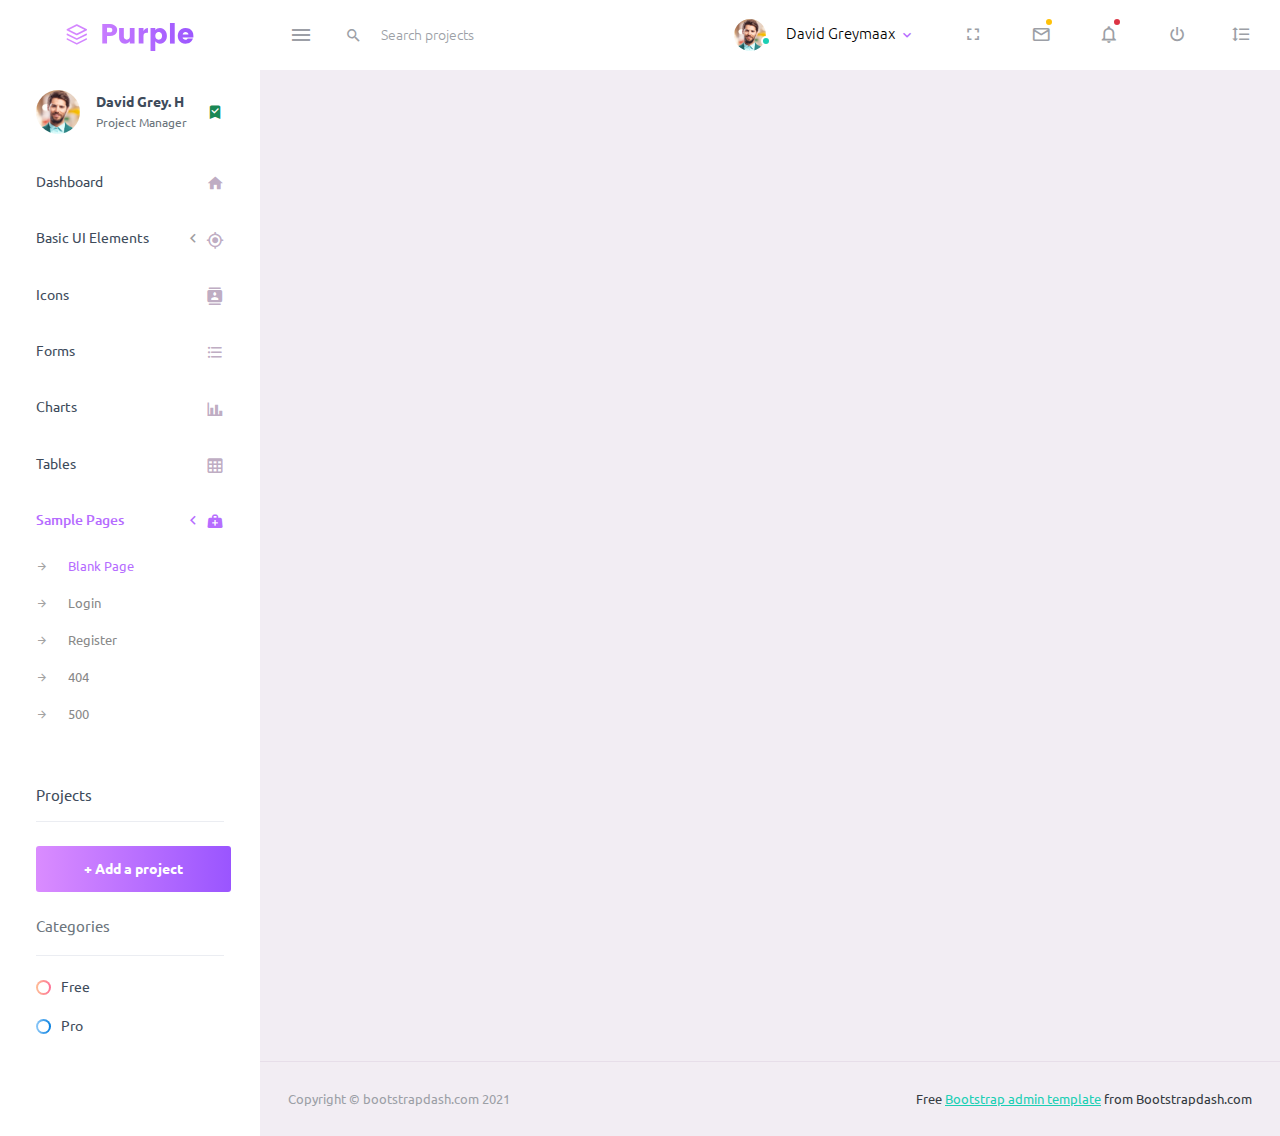
<file: pages/samples/blank-page.html>
<!DOCTYPE html>
<html lang="en">
  <head>
    <!-- Required meta tags -->
    <meta charset="utf-8">
    <meta name="viewport" content="width=device-width, initial-scale=1, shrink-to-fit=no">
    <title>Purple Admin</title>
    <!-- plugins:css -->
    <link rel="stylesheet" href="../../assets/vendors/mdi/css/materialdesignicons.min.css">
    <link rel="stylesheet" href="../../assets/vendors/css/vendor.bundle.base.css">
    <!-- endinject -->
    <!-- Plugin css for this page -->
    <!-- End plugin css for this page -->
    <!-- inject:css -->
    <!-- endinject -->
    <!-- Layout styles -->
    <link rel="stylesheet" href="../../assets/css/style.css">
    <!-- End layout styles -->
    <link rel="shortcut icon" href="../../assets/images/favicon.ico" />
  </head>
  <body>
    <div class="container-scroller">
      <!-- partial:../../partials/_navbar.html -->
      <nav class="navbar default-layout-navbar col-lg-12 col-12 p-0 fixed-top d-flex flex-row">
        <div class="text-center navbar-brand-wrapper d-flex align-items-center justify-content-center">
          <a class="navbar-brand brand-logo" href="../../index.html"><img src="../../assets/images/logo.svg" alt="logo" /></a>
          <a class="navbar-brand brand-logo-mini" href="../../index.html"><img src="../../assets/images/logo-mini.svg" alt="logo" /></a>
        </div>
        <div class="navbar-menu-wrapper d-flex align-items-stretch">
          <button class="navbar-toggler navbar-toggler align-self-center" type="button" data-toggle="minimize">
            <span class="mdi mdi-menu"></span>
          </button>
          <div class="search-field d-none d-md-block">
            <form class="d-flex align-items-center h-100" action="#">
              <div class="input-group">
                <div class="input-group-prepend bg-transparent">
                  <i class="input-group-text border-0 mdi mdi-magnify"></i>
                </div>
                <input type="text" class="form-control bg-transparent border-0" placeholder="Search projects">
              </div>
            </form>
          </div>
          <ul class="navbar-nav navbar-nav-right">
            <li class="nav-item nav-profile dropdown">
              <a class="nav-link dropdown-toggle" id="profileDropdown" href="#" data-bs-toggle="dropdown" aria-expanded="false">
                <div class="nav-profile-img">
                  <img src="../../assets/images/faces/face1.jpg" alt="image">
                  <span class="availability-status online"></span>
                </div>
                <div class="nav-profile-text">
                  <p class="mb-1 text-black">David Greymaax</p>
                </div>
              </a>
              <div class="dropdown-menu navbar-dropdown" aria-labelledby="profileDropdown">
                <a class="dropdown-item" href="#">
                  <i class="mdi mdi-cached me-2 text-success"></i> Activity Log </a>
                <div class="dropdown-divider"></div>
                <a class="dropdown-item" href="#">
                  <i class="mdi mdi-logout me-2 text-primary"></i> Signout </a>
              </div>
            </li>
            <li class="nav-item d-none d-lg-block full-screen-link">
              <a class="nav-link">
                <i class="mdi mdi-fullscreen" id="fullscreen-button"></i>
              </a>
            </li>
            <li class="nav-item dropdown">
              <a class="nav-link count-indicator dropdown-toggle" id="messageDropdown" href="#" data-bs-toggle="dropdown" aria-expanded="false">
                <i class="mdi mdi-email-outline"></i>
                <span class="count-symbol bg-warning"></span>
              </a>
              <div class="dropdown-menu dropdown-menu-right navbar-dropdown preview-list" aria-labelledby="messageDropdown">
                <h6 class="p-3 mb-0">Messages</h6>
                <div class="dropdown-divider"></div>
                <a class="dropdown-item preview-item">
                  <div class="preview-thumbnail">
                    <img src="../../assets/images/faces/face4.jpg" alt="image" class="profile-pic">
                  </div>
                  <div class="preview-item-content d-flex align-items-start flex-column justify-content-center">
                    <h6 class="preview-subject ellipsis mb-1 font-weight-normal">Mark send you a message</h6>
                    <p class="text-gray mb-0"> 1 Minutes ago </p>
                  </div>
                </a>
                <div class="dropdown-divider"></div>
                <a class="dropdown-item preview-item">
                  <div class="preview-thumbnail">
                    <img src="../../assets/images/faces/face2.jpg" alt="image" class="profile-pic">
                  </div>
                  <div class="preview-item-content d-flex align-items-start flex-column justify-content-center">
                    <h6 class="preview-subject ellipsis mb-1 font-weight-normal">Cregh send you a message</h6>
                    <p class="text-gray mb-0"> 15 Minutes ago </p>
                  </div>
                </a>
                <div class="dropdown-divider"></div>
                <a class="dropdown-item preview-item">
                  <div class="preview-thumbnail">
                    <img src="../../assets/images/faces/face3.jpg" alt="image" class="profile-pic">
                  </div>
                  <div class="preview-item-content d-flex align-items-start flex-column justify-content-center">
                    <h6 class="preview-subject ellipsis mb-1 font-weight-normal">Profile picture updated</h6>
                    <p class="text-gray mb-0"> 18 Minutes ago </p>
                  </div>
                </a>
                <div class="dropdown-divider"></div>
                <h6 class="p-3 mb-0 text-center">4 new messages</h6>
              </div>
            </li>
            <li class="nav-item dropdown">
              <a class="nav-link count-indicator dropdown-toggle" id="notificationDropdown" href="#" data-bs-toggle="dropdown">
                <i class="mdi mdi-bell-outline"></i>
                <span class="count-symbol bg-danger"></span>
              </a>
              <div class="dropdown-menu dropdown-menu-right navbar-dropdown preview-list" aria-labelledby="notificationDropdown">
                <h6 class="p-3 mb-0">Notifications</h6>
                <div class="dropdown-divider"></div>
                <a class="dropdown-item preview-item">
                  <div class="preview-thumbnail">
                    <div class="preview-icon bg-success">
                      <i class="mdi mdi-calendar"></i>
                    </div>
                  </div>
                  <div class="preview-item-content d-flex align-items-start flex-column justify-content-center">
                    <h6 class="preview-subject font-weight-normal mb-1">Event today</h6>
                    <p class="text-gray ellipsis mb-0"> Just a reminder that you have an event today </p>
                  </div>
                </a>
                <div class="dropdown-divider"></div>
                <a class="dropdown-item preview-item">
                  <div class="preview-thumbnail">
                    <div class="preview-icon bg-warning">
                      <i class="mdi mdi-settings"></i>
                    </div>
                  </div>
                  <div class="preview-item-content d-flex align-items-start flex-column justify-content-center">
                    <h6 class="preview-subject font-weight-normal mb-1">Settings</h6>
                    <p class="text-gray ellipsis mb-0"> Update dashboard </p>
                  </div>
                </a>
                <div class="dropdown-divider"></div>
                <a class="dropdown-item preview-item">
                  <div class="preview-thumbnail">
                    <div class="preview-icon bg-info">
                      <i class="mdi mdi-link-variant"></i>
                    </div>
                  </div>
                  <div class="preview-item-content d-flex align-items-start flex-column justify-content-center">
                    <h6 class="preview-subject font-weight-normal mb-1">Launch Admin</h6>
                    <p class="text-gray ellipsis mb-0"> New admin wow! </p>
                  </div>
                </a>
                <div class="dropdown-divider"></div>
                <h6 class="p-3 mb-0 text-center">See all notifications</h6>
              </div>
            </li>
            <li class="nav-item nav-logout d-none d-lg-block">
              <a class="nav-link" href="#">
                <i class="mdi mdi-power"></i>
              </a>
            </li>
            <li class="nav-item nav-settings d-none d-lg-block">
              <a class="nav-link" href="#">
                <i class="mdi mdi-format-line-spacing"></i>
              </a>
            </li>
          </ul>
          <button class="navbar-toggler navbar-toggler-right d-lg-none align-self-center" type="button" data-toggle="offcanvas">
            <span class="mdi mdi-menu"></span>
          </button>
        </div>
      </nav>
      <!-- partial -->
      <div class="container-fluid page-body-wrapper">
        <!-- partial:../../partials/_sidebar.html -->
        <nav class="sidebar sidebar-offcanvas" id="sidebar">
          <ul class="nav">
            <li class="nav-item nav-profile">
              <a href="#" class="nav-link">
                <div class="nav-profile-image">
                  <img src="../../assets/images/faces/face1.jpg" alt="profile">
                  <span class="login-status online"></span>
                  <!--change to offline or busy as needed-->
                </div>
                <div class="nav-profile-text d-flex flex-column">
                  <span class="font-weight-bold mb-2">David Grey. H</span>
                  <span class="text-secondary text-small">Project Manager</span>
                </div>
                <i class="mdi mdi-bookmark-check text-success nav-profile-badge"></i>
              </a>
            </li>
            <li class="nav-item">
              <a class="nav-link" href="../../index.html">
                <span class="menu-title">Dashboard</span>
                <i class="mdi mdi-home menu-icon"></i>
              </a>
            </li>
            <li class="nav-item">
              <a class="nav-link" data-bs-toggle="collapse" href="#ui-basic" aria-expanded="false" aria-controls="ui-basic">
                <span class="menu-title">Basic UI Elements</span>
                <i class="menu-arrow"></i>
                <i class="mdi mdi-crosshairs-gps menu-icon"></i>
              </a>
              <div class="collapse" id="ui-basic">
                <ul class="nav flex-column sub-menu">
                  <li class="nav-item"> <a class="nav-link" href="../../pages/ui-features/buttons.html">Buttons</a></li>
                  <li class="nav-item"> <a class="nav-link" href="../../pages/ui-features/typography.html">Typography</a></li>
                </ul>
              </div>
            </li>
            <li class="nav-item">
              <a class="nav-link" href="../../pages/icons/mdi.html">
                <span class="menu-title">Icons</span>
                <i class="mdi mdi-contacts menu-icon"></i>
              </a>
            </li>
            <li class="nav-item">
              <a class="nav-link" href="../../pages/forms/basic_elements.html">
                <span class="menu-title">Forms</span>
                <i class="mdi mdi-format-list-bulleted menu-icon"></i>
              </a>
            </li>
            <li class="nav-item">
              <a class="nav-link" href="../../pages/charts/chartjs.html">
                <span class="menu-title">Charts</span>
                <i class="mdi mdi-chart-bar menu-icon"></i>
              </a>
            </li>
            <li class="nav-item">
              <a class="nav-link" href="../../pages/tables/basic-table.html">
                <span class="menu-title">Tables</span>
                <i class="mdi mdi-table-large menu-icon"></i>
              </a>
            </li>
            <li class="nav-item">
              <a class="nav-link" data-bs-toggle="collapse" href="#general-pages" aria-expanded="false" aria-controls="general-pages">
                <span class="menu-title">Sample Pages</span>
                <i class="menu-arrow"></i>
                <i class="mdi mdi-medical-bag menu-icon"></i>
              </a>
              <div class="collapse" id="general-pages">
                <ul class="nav flex-column sub-menu">
                  <li class="nav-item"> <a class="nav-link" href="../../pages/samples/blank-page.html"> Blank Page </a></li>
                  <li class="nav-item"> <a class="nav-link" href="../../pages/samples/login.html"> Login </a></li>
                  <li class="nav-item"> <a class="nav-link" href="../../pages/samples/register.html"> Register </a></li>
                  <li class="nav-item"> <a class="nav-link" href="../../pages/samples/error-404.html"> 404 </a></li>
                  <li class="nav-item"> <a class="nav-link" href="../../pages/samples/error-500.html"> 500 </a></li>
                </ul>
              </div>
            </li>
            <li class="nav-item sidebar-actions">
              <span class="nav-link">
                <div class="border-bottom">
                  <h6 class="font-weight-normal mb-3">Projects</h6>
                </div>
                <button class="btn btn-block btn-lg btn-gradient-primary mt-4">+ Add a project</button>
                <div class="mt-4">
                  <div class="border-bottom">
                    <p class="text-secondary">Categories</p>
                  </div>
                  <ul class="gradient-bullet-list mt-4">
                    <li>Free</li>
                    <li>Pro</li>
                  </ul>
                </div>
              </span>
            </li>
          </ul>
        </nav>
        <!-- partial -->
        <div class="main-panel">
          <div class="content-wrapper">
          </div>
          <!-- content-wrapper ends -->
          <!-- partial:../../partials/_footer.html -->
          <footer class="footer">
            <div class="container-fluid d-flex justify-content-between">
              <span class="text-muted d-block text-center text-sm-start d-sm-inline-block">Copyright © bootstrapdash.com 2021</span>
              <span class="float-none float-sm-end mt-1 mt-sm-0 text-end"> Free <a href="https://www.bootstrapdash.com/bootstrap-admin-template/" target="_blank">Bootstrap admin template</a> from Bootstrapdash.com</span>
            </div>
          </footer>
          <!-- partial -->
        </div>
        <!-- main-panel ends -->
      </div>
      <!-- page-body-wrapper ends -->
    </div>
    <!-- container-scroller -->
    <!-- plugins:js -->
    <script src="../../assets/vendors/js/vendor.bundle.base.js"></script>
    <!-- endinject -->
    <!-- Plugin js for this page -->
    <!-- End plugin js for this page -->
    <!-- inject:js -->
    <script src="../../assets/js/off-canvas.js"></script>
    <script src="../../assets/js/hoverable-collapse.js"></script>
    <script src="../../assets/js/misc.js"></script>
    <!-- endinject -->
    <!-- Custom js for this page -->
    <!-- End custom js for this page -->
  </body>
</html>
</file>
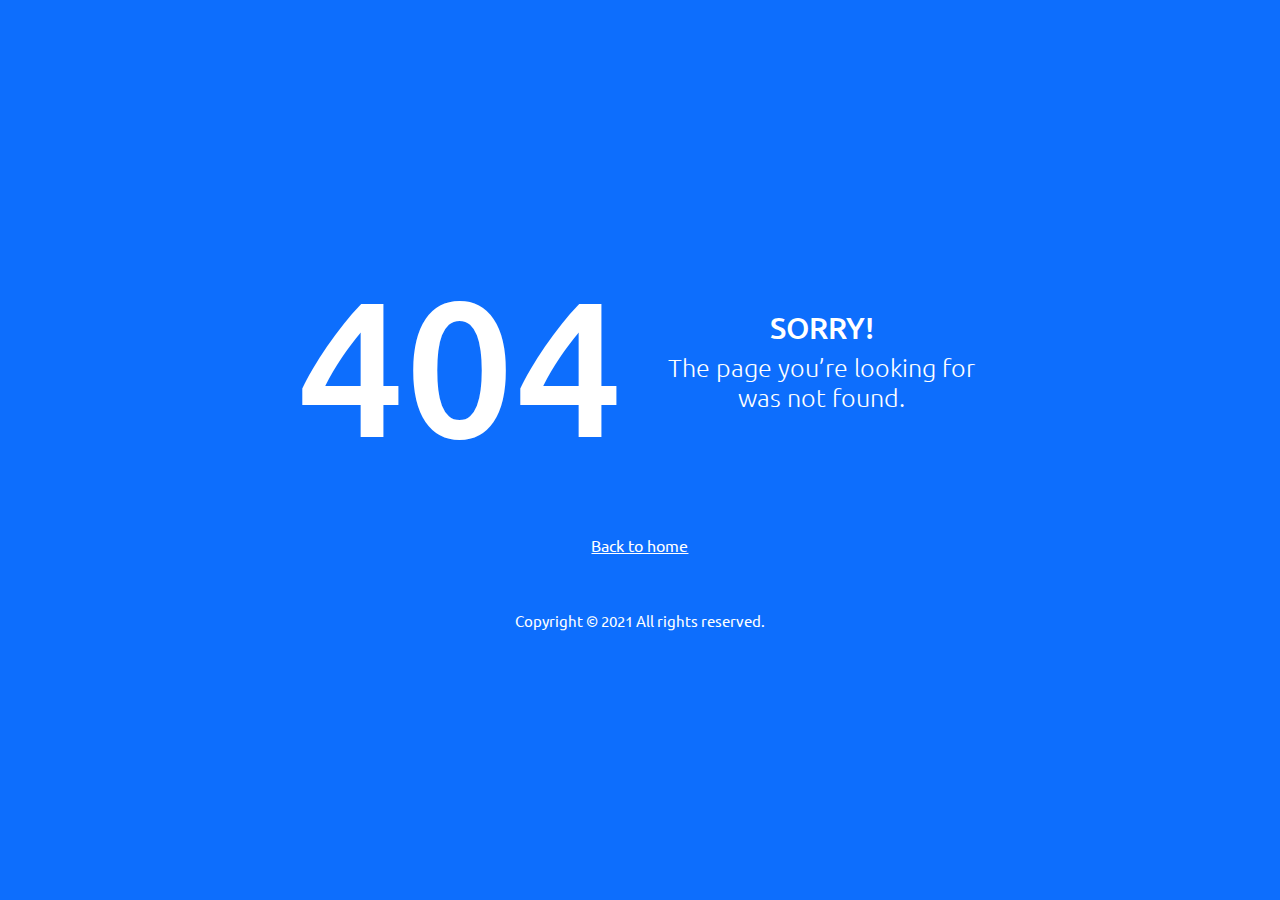
<file: pages/samples/error-404.html>
<!DOCTYPE html>
<html lang="en">
  <head>
    <!-- Required meta tags -->
    <meta charset="utf-8">
    <meta name="viewport" content="width=device-width, initial-scale=1, shrink-to-fit=no">
    <title>Purple Admin</title>
    <!-- plugins:css -->
    <link rel="stylesheet" href="../../assets/vendors/mdi/css/materialdesignicons.min.css">
    <link rel="stylesheet" href="../../assets/vendors/css/vendor.bundle.base.css">
    <!-- endinject -->
    <!-- Plugin css for this page -->
    <!-- End Plugin css for this page -->
    <!-- inject:css -->
    <!-- endinject -->
    <!-- Layout styles -->
    <link rel="stylesheet" href="../../assets/css/style.css">
    <!-- End layout styles -->
    <link rel="shortcut icon" href="../../assets/images/favicon.ico" />
  </head>
  <body>
    <div class="container-scroller">
      <div class="container-fluid page-body-wrapper full-page-wrapper">
        <div class="content-wrapper d-flex align-items-center text-center error-page bg-primary">
          <div class="row flex-grow">
            <div class="col-lg-7 mx-auto text-white">
              <div class="row align-items-center d-flex flex-row">
                <div class="col-lg-6 text-lg-right pr-lg-4">
                  <h1 class="display-1 mb-0">404</h1>
                </div>
                <div class="col-lg-6 error-page-divider text-lg-left pl-lg-4">
                  <h2>SORRY!</h2>
                  <h3 class="font-weight-light">The page you’re looking for was not found.</h3>
                </div>
              </div>
              <div class="row mt-5">
                <div class="col-12 text-center mt-xl-2">
                  <a class="text-white font-weight-medium" href="../../index.html">Back to home</a>
                </div>
              </div>
              <div class="row mt-5">
                <div class="col-12 mt-xl-2">
                  <p class="text-white font-weight-medium text-center">Copyright &copy; 2021 All rights reserved.</p>
                </div>
              </div>
            </div>
          </div>
        </div>
        <!-- content-wrapper ends -->
      </div>
      <!-- page-body-wrapper ends -->
    </div>
    <!-- container-scroller -->
    <!-- plugins:js -->
    <script src="../../assets/vendors/js/vendor.bundle.base.js"></script>
    <!-- endinject -->
    <!-- Plugin js for this page -->
    <!-- End plugin js for this page -->
    <!-- inject:js -->
    <script src="../../assets/js/off-canvas.js"></script>
    <script src="../../assets/js/hoverable-collapse.js"></script>
    <script src="../../assets/js/misc.js"></script>
    <!-- endinject -->
  </body>
</html>
</file>
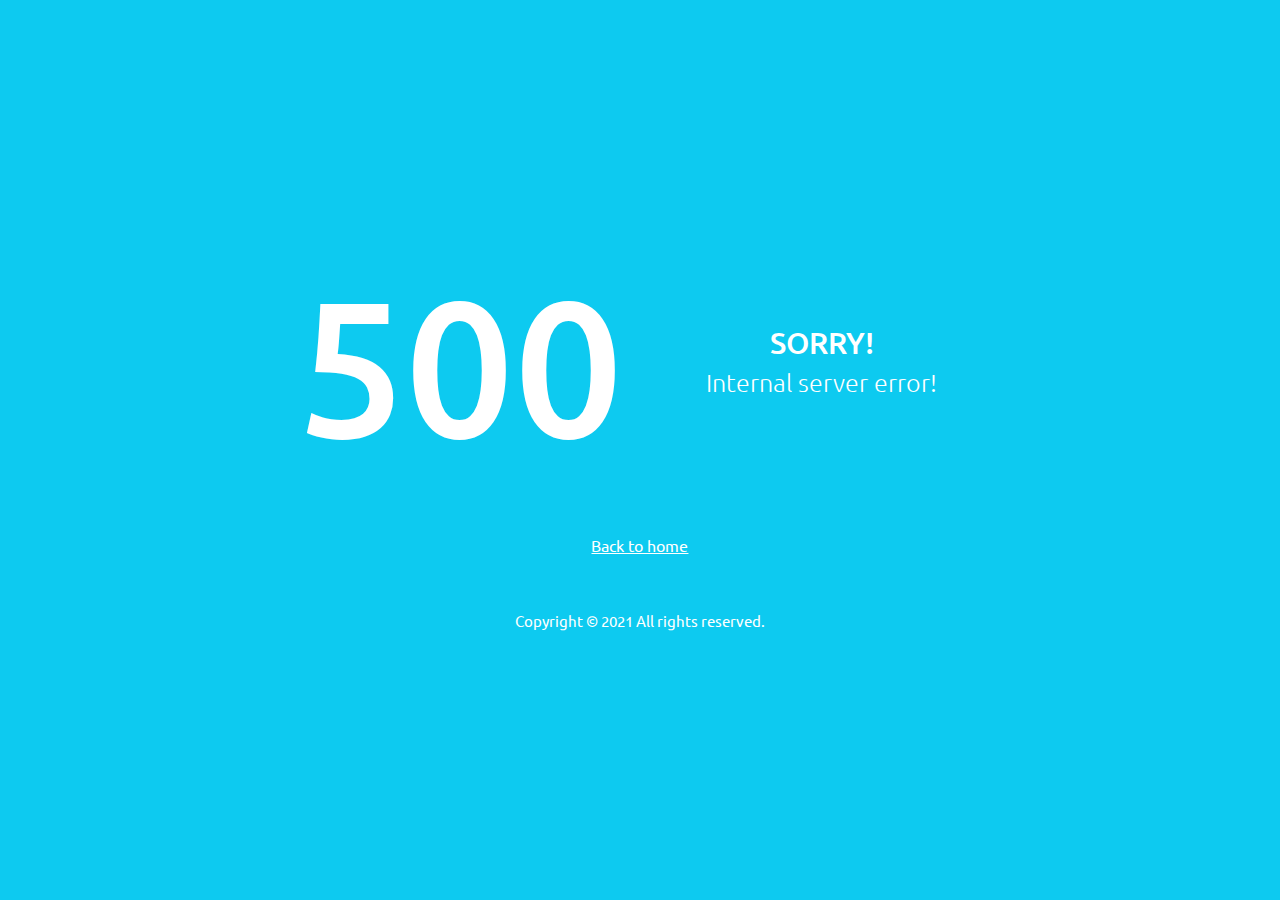
<file: pages/samples/error-500.html>
<!DOCTYPE html>
<html lang="en">
  <head>
    <!-- Required meta tags -->
    <meta charset="utf-8">
    <meta name="viewport" content="width=device-width, initial-scale=1, shrink-to-fit=no">
    <title>Purple Admin</title>
    <!-- plugins:css -->
    <link rel="stylesheet" href="../../assets/vendors/mdi/css/materialdesignicons.min.css">
    <link rel="stylesheet" href="../../assets/vendors/css/vendor.bundle.base.css">
    <!-- endinject -->
    <!-- Plugin css for this page -->
    <!-- End Plugin css for this page -->
    <!-- inject:css -->
    <!-- endinject -->
    <!-- Layout styles -->
    <link rel="stylesheet" href="../../assets/css/style.css">
    <!-- End layout styles -->
    <link rel="shortcut icon" href="../../assets/images/favicon.ico" />
  </head>
  <body>
    <div class="container-scroller">
      <div class="container-fluid page-body-wrapper full-page-wrapper">
        <div class="content-wrapper d-flex align-items-center text-center error-page bg-info">
          <div class="row flex-grow">
            <div class="col-lg-7 mx-auto text-white">
              <div class="row align-items-center d-flex flex-row">
                <div class="col-lg-6 text-lg-right pr-lg-4">
                  <h1 class="display-1 mb-0">500</h1>
                </div>
                <div class="col-lg-6 error-page-divider text-lg-left pl-lg-4">
                  <h2>SORRY!</h2>
                  <h3 class="font-weight-light">Internal server error!</h3>
                </div>
              </div>
              <div class="row mt-5">
                <div class="col-12 text-center mt-xl-2">
                  <a class="text-white font-weight-medium" href="../../index.html">Back to home</a>
                </div>
              </div>
              <div class="row mt-5">
                <div class="col-12 mt-xl-2">
                  <p class="text-white font-weight-medium text-center">Copyright &copy; 2021 All rights reserved.</p>
                </div>
              </div>
            </div>
          </div>
        </div>
        <!-- content-wrapper ends -->
      </div>
      <!-- page-body-wrapper ends -->
    </div>
    <!-- container-scroller -->
    <!-- plugins:js -->
    <script src="../../assets/vendors/js/vendor.bundle.base.js"></script>
    <!-- endinject -->
    <!-- Plugin js for this page -->
    <!-- End plugin js for this page -->
    <!-- inject:js -->
    <script src="../../assets/js/off-canvas.js"></script>
    <script src="../../assets/js/hoverable-collapse.js"></script>
    <script src="../../assets/js/misc.js"></script>
    <!-- endinject -->
  </body>
</html>
</file>
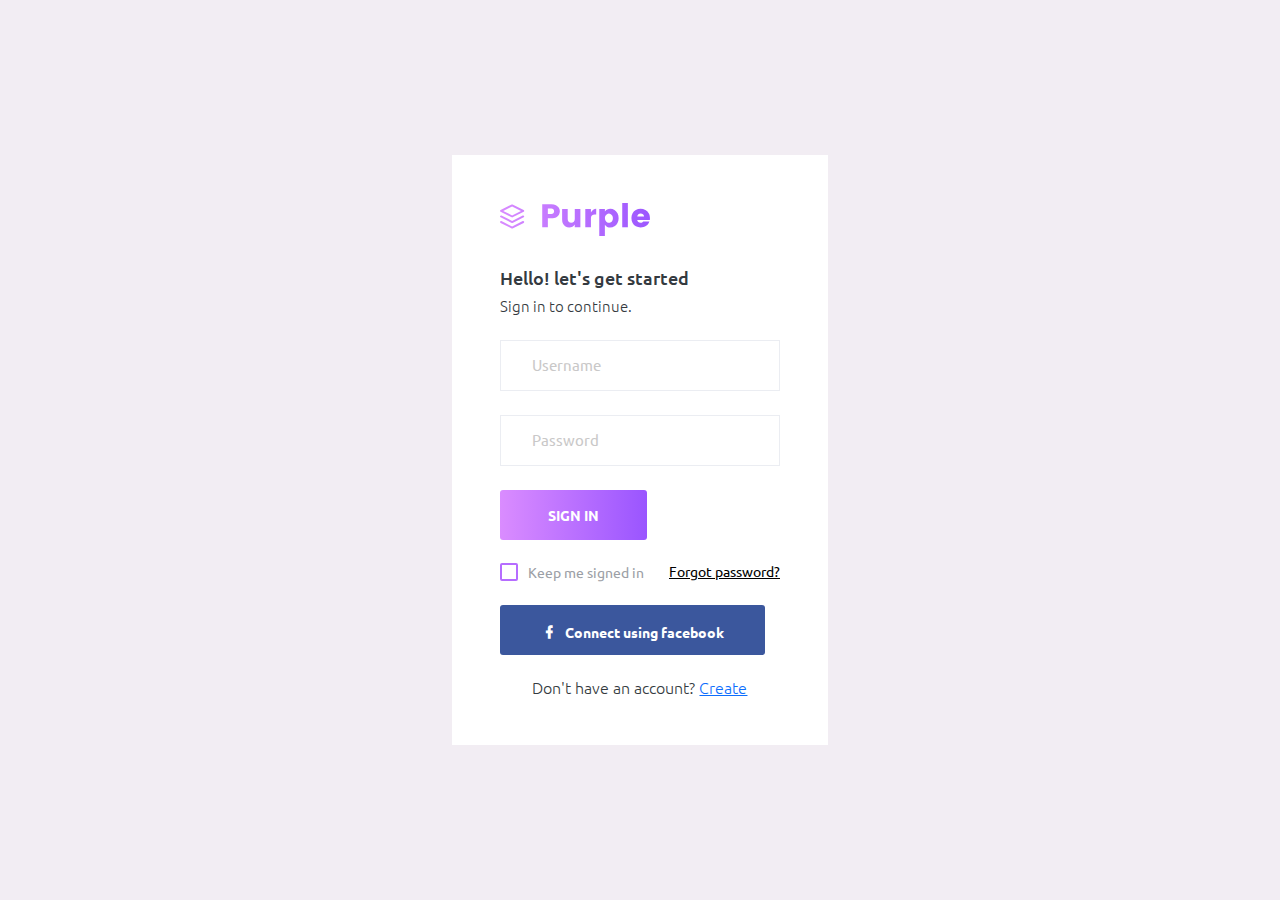
<file: pages/samples/login.html>
<!DOCTYPE html>
<html lang="en">
  <head>
    <!-- Required meta tags -->
    <meta charset="utf-8">
    <meta name="viewport" content="width=device-width, initial-scale=1, shrink-to-fit=no">
    <title>Purple Admin</title>
    <!-- plugins:css -->
    <link rel="stylesheet" href="../../assets/vendors/mdi/css/materialdesignicons.min.css">
    <link rel="stylesheet" href="../../assets/vendors/css/vendor.bundle.base.css">
    <!-- endinject -->
    <!-- Plugin css for this page -->
    <!-- End plugin css for this page -->
    <!-- inject:css -->
    <!-- endinject -->
    <!-- Layout styles -->
    <link rel="stylesheet" href="../../assets/css/style.css">
    <!-- End layout styles -->
    <link rel="shortcut icon" href="../../assets/images/favicon.ico" />
  </head>
  <body>
    <div class="container-scroller">
      <div class="container-fluid page-body-wrapper full-page-wrapper">
        <div class="content-wrapper d-flex align-items-center auth">
          <div class="row flex-grow">
            <div class="col-lg-4 mx-auto">
              <div class="auth-form-light text-left p-5">
                <div class="brand-logo">
                  <img src="../../assets/images/logo.svg">
                </div>
                <h4>Hello! let's get started</h4>
                <h6 class="font-weight-light">Sign in to continue.</h6>
                <form class="pt-3">
                  <div class="form-group">
                    <input type="email" class="form-control form-control-lg" id="exampleInputEmail1" placeholder="Username">
                  </div>
                  <div class="form-group">
                    <input type="password" class="form-control form-control-lg" id="exampleInputPassword1" placeholder="Password">
                  </div>
                  <div class="mt-3">
                    <a class="btn btn-block btn-gradient-primary btn-lg font-weight-medium auth-form-btn" href="../../index.html">SIGN IN</a>
                  </div>
                  <div class="my-2 d-flex justify-content-between align-items-center">
                    <div class="form-check">
                      <label class="form-check-label text-muted">
                        <input type="checkbox" class="form-check-input"> Keep me signed in </label>
                    </div>
                    <a href="#" class="auth-link text-black">Forgot password?</a>
                  </div>
                  <div class="mb-2">
                    <button type="button" class="btn btn-block btn-facebook auth-form-btn">
                      <i class="mdi mdi-facebook me-2"></i>Connect using facebook </button>
                  </div>
                  <div class="text-center mt-4 font-weight-light"> Don't have an account? <a href="register.html" class="text-primary">Create</a>
                  </div>
                </form>
              </div>
            </div>
          </div>
        </div>
        <!-- content-wrapper ends -->
      </div>
      <!-- page-body-wrapper ends -->
    </div>
    <!-- container-scroller -->
    <!-- plugins:js -->
    <script src="../../assets/vendors/js/vendor.bundle.base.js"></script>
    <!-- endinject -->
    <!-- Plugin js for this page -->
    <!-- End plugin js for this page -->
    <!-- inject:js -->
    <script src="../../assets/js/off-canvas.js"></script>
    <script src="../../assets/js/hoverable-collapse.js"></script>
    <script src="../../assets/js/misc.js"></script>
    <!-- endinject -->
  </body>
</html>
</file>
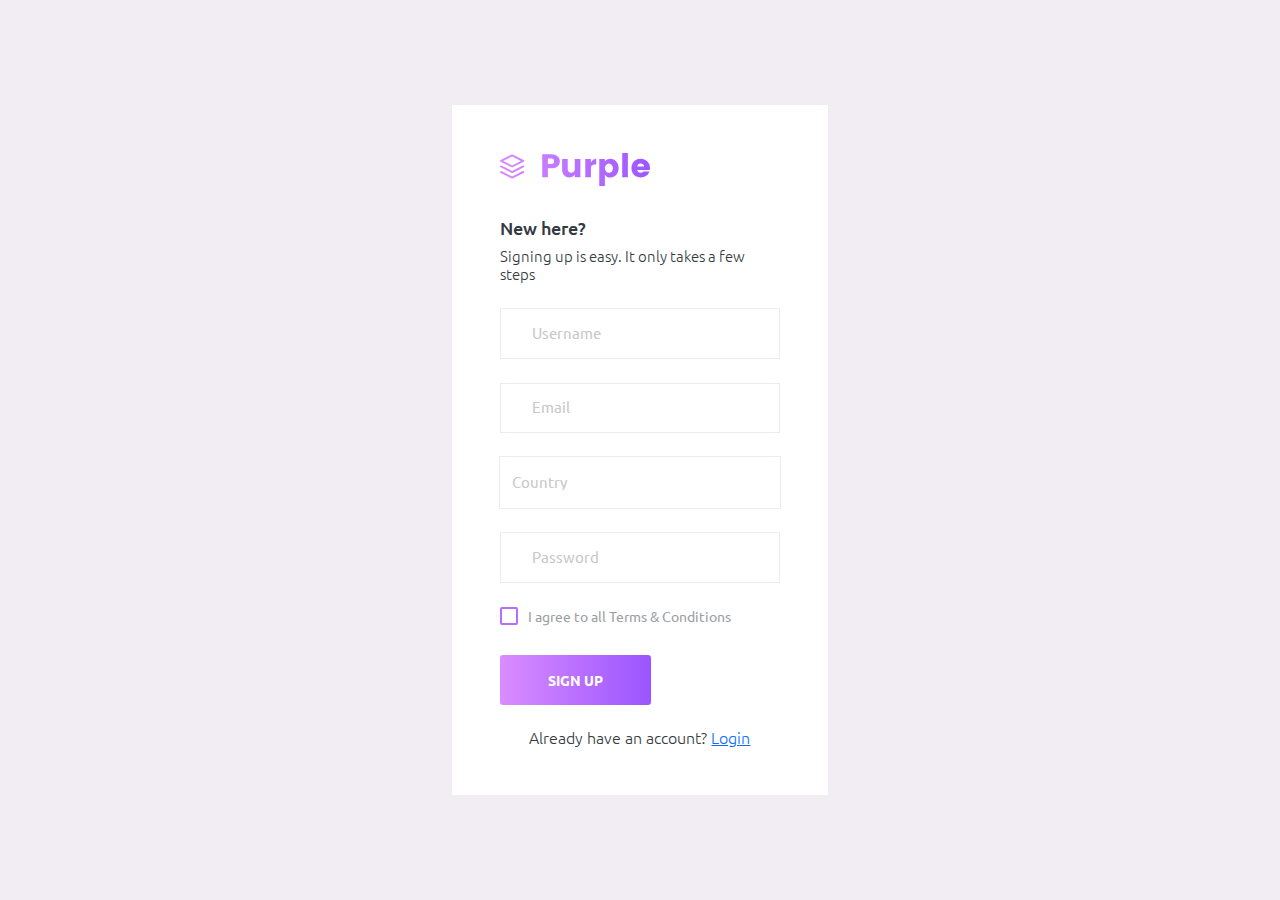
<file: pages/samples/register.html>
<!DOCTYPE html>
<html lang="en">
  <head>
    <!-- Required meta tags -->
    <meta charset="utf-8">
    <meta name="viewport" content="width=device-width, initial-scale=1, shrink-to-fit=no">
    <title>Purple Admin</title>
    <!-- plugins:css -->
    <link rel="stylesheet" href="../../assets/vendors/mdi/css/materialdesignicons.min.css">
    <link rel="stylesheet" href="../../assets/vendors/css/vendor.bundle.base.css">
    <!-- endinject -->
    <!-- Plugin css for this page -->
    <!-- End plugin css for this page -->
    <!-- inject:css -->
    <!-- endinject -->
    <!-- Layout styles -->
    <link rel="stylesheet" href="../../assets/css/style.css">
    <!-- End layout styles -->
    <link rel="shortcut icon" href="../../assets/images/favicon.ico" />
  </head>
  <body>
    <div class="container-scroller">
      <div class="container-fluid page-body-wrapper full-page-wrapper">
        <div class="content-wrapper d-flex align-items-center auth">
          <div class="row flex-grow">
            <div class="col-lg-4 mx-auto">
              <div class="auth-form-light text-left p-5">
                <div class="brand-logo">
                  <img src="../../assets/images/logo.svg">
                </div>
                <h4>New here?</h4>
                <h6 class="font-weight-light">Signing up is easy. It only takes a few steps</h6>
                <form class="pt-3">
                  <div class="form-group">
                    <input type="text" class="form-control form-control-lg" id="exampleInputUsername1" placeholder="Username">
                  </div>
                  <div class="form-group">
                    <input type="email" class="form-control form-control-lg" id="exampleInputEmail1" placeholder="Email">
                  </div>
                  <div class="form-group">
                    <select class="form-control form-control-lg" id="exampleFormControlSelect2">
                      <option>Country</option>
                      <option>United States of America</option>
                      <option>United Kingdom</option>
                      <option>India</option>
                      <option>Germany</option>
                      <option>Argentina</option>
                    </select>
                  </div>
                  <div class="form-group">
                    <input type="password" class="form-control form-control-lg" id="exampleInputPassword1" placeholder="Password">
                  </div>
                  <div class="mb-4">
                    <div class="form-check">
                      <label class="form-check-label text-muted">
                        <input type="checkbox" class="form-check-input"> I agree to all Terms & Conditions </label>
                    </div>
                  </div>
                  <div class="mt-3">
                    <a class="btn btn-block btn-gradient-primary btn-lg font-weight-medium auth-form-btn" href="../../index.html">SIGN UP</a>
                  </div>
                  <div class="text-center mt-4 font-weight-light"> Already have an account? <a href="login.html" class="text-primary">Login</a>
                  </div>
                </form>
              </div>
            </div>
          </div>
        </div>
        <!-- content-wrapper ends -->
      </div>
      <!-- page-body-wrapper ends -->
    </div>
    <!-- container-scroller -->
    <!-- plugins:js -->
    <script src="../../assets/vendors/js/vendor.bundle.base.js"></script>
    <!-- endinject -->
    <!-- Plugin js for this page -->
    <!-- End plugin js for this page -->
    <!-- inject:js -->
    <script src="../../assets/js/off-canvas.js"></script>
    <script src="../../assets/js/hoverable-collapse.js"></script>
    <script src="../../assets/js/misc.js"></script>
    <!-- endinject -->
  </body>
</html>
</file>
<file: assets/vendors/css/vendor.bundle.base.css>
/*
 * Container style
 */
.ps {
  overflow: hidden !important;
  overflow-anchor: none;
  -ms-overflow-style: none;
  touch-action: auto;
  -ms-touch-action: auto;
}

/*
 * Scrollbar rail styles
 */
.ps__rail-x {
  display: none;
  opacity: 0;
  transition: background-color .2s linear, opacity .2s linear;
  -webkit-transition: background-color .2s linear, opacity .2s linear;
  height: 15px;
  /* there must be 'bottom' or 'top' for ps__rail-x */
  bottom: 0px;
  /* please don't change 'position' */
  position: absolute;
}

.ps__rail-y {
  display: none;
  opacity: 0;
  transition: background-color .2s linear, opacity .2s linear;
  -webkit-transition: background-color .2s linear, opacity .2s linear;
  width: 15px;
  /* there must be 'right' or 'left' for ps__rail-y */
  right: 0;
  /* please don't change 'position' */
  position: absolute;
}

.ps--active-x > .ps__rail-x,
.ps--active-y > .ps__rail-y {
  display: block;
  background-color: transparent;
}

.ps:hover > .ps__rail-x,
.ps:hover > .ps__rail-y,
.ps--focus > .ps__rail-x,
.ps--focus > .ps__rail-y,
.ps--scrolling-x > .ps__rail-x,
.ps--scrolling-y > .ps__rail-y {
  opacity: 0.6;
}

.ps .ps__rail-x:hover,
.ps .ps__rail-y:hover,
.ps .ps__rail-x:focus,
.ps .ps__rail-y:focus,
.ps .ps__rail-x.ps--clicking,
.ps .ps__rail-y.ps--clicking {
  background-color: #eee;
  opacity: 0.9;
}

/*
 * Scrollbar thumb styles
 */
.ps__thumb-x {
  background-color: #aaa;
  border-radius: 6px;
  transition: background-color .2s linear, height .2s ease-in-out;
  -webkit-transition: background-color .2s linear, height .2s ease-in-out;
  height: 6px;
  /* there must be 'bottom' for ps__thumb-x */
  bottom: 2px;
  /* please don't change 'position' */
  position: absolute;
}

.ps__thumb-y {
  background-color: #aaa;
  border-radius: 6px;
  transition: background-color .2s linear, width .2s ease-in-out;
  -webkit-transition: background-color .2s linear, width .2s ease-in-out;
  width: 6px;
  /* there must be 'right' for ps__thumb-y */
  right: 2px;
  /* please don't change 'position' */
  position: absolute;
}

.ps__rail-x:hover > .ps__thumb-x,
.ps__rail-x:focus > .ps__thumb-x,
.ps__rail-x.ps--clicking .ps__thumb-x {
  background-color: #999;
  height: 11px;
}

.ps__rail-y:hover > .ps__thumb-y,
.ps__rail-y:focus > .ps__thumb-y,
.ps__rail-y.ps--clicking .ps__thumb-y {
  background-color: #999;
  width: 11px;
}

/* MS supports */
@supports (-ms-overflow-style: none) {
  .ps {
    overflow: auto !important;
  }
}

@media screen and (-ms-high-contrast: active), (-ms-high-contrast: none) {
  .ps {
    overflow: auto !important;
  }
}
</file>
